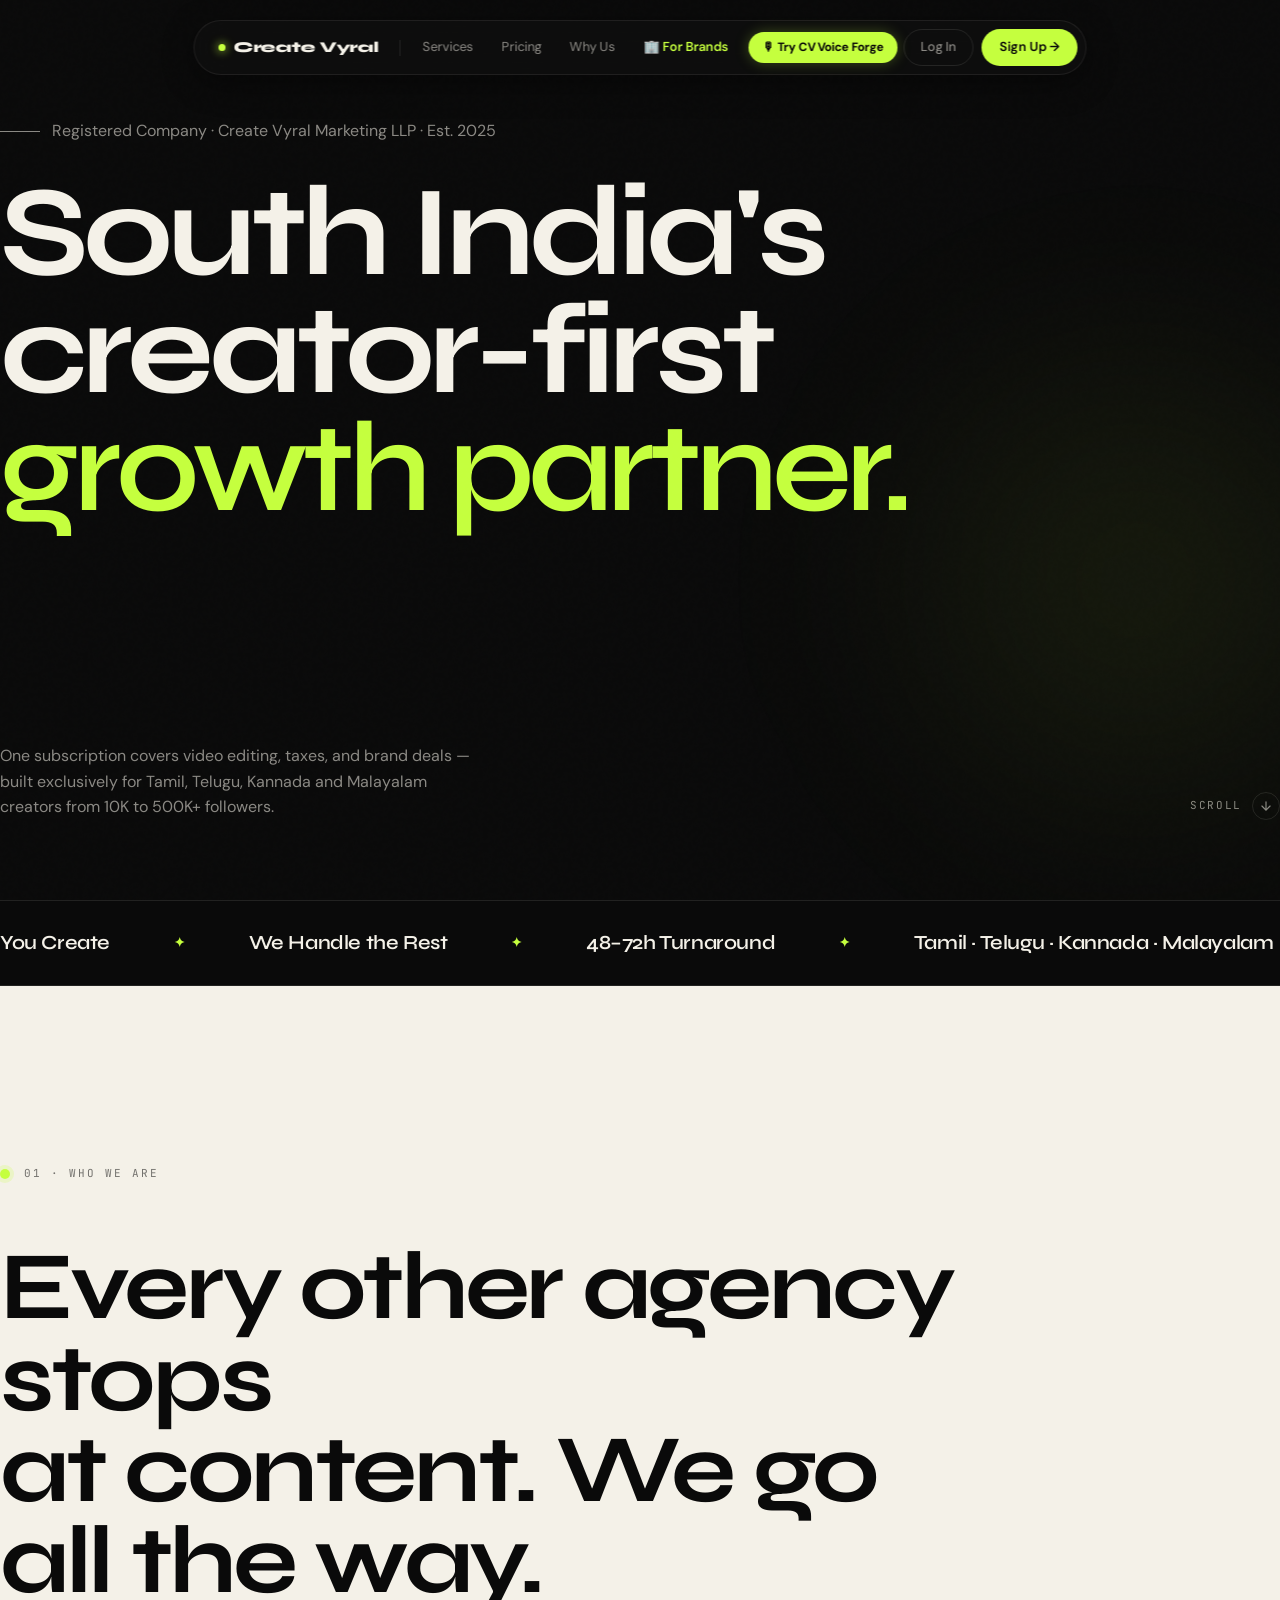
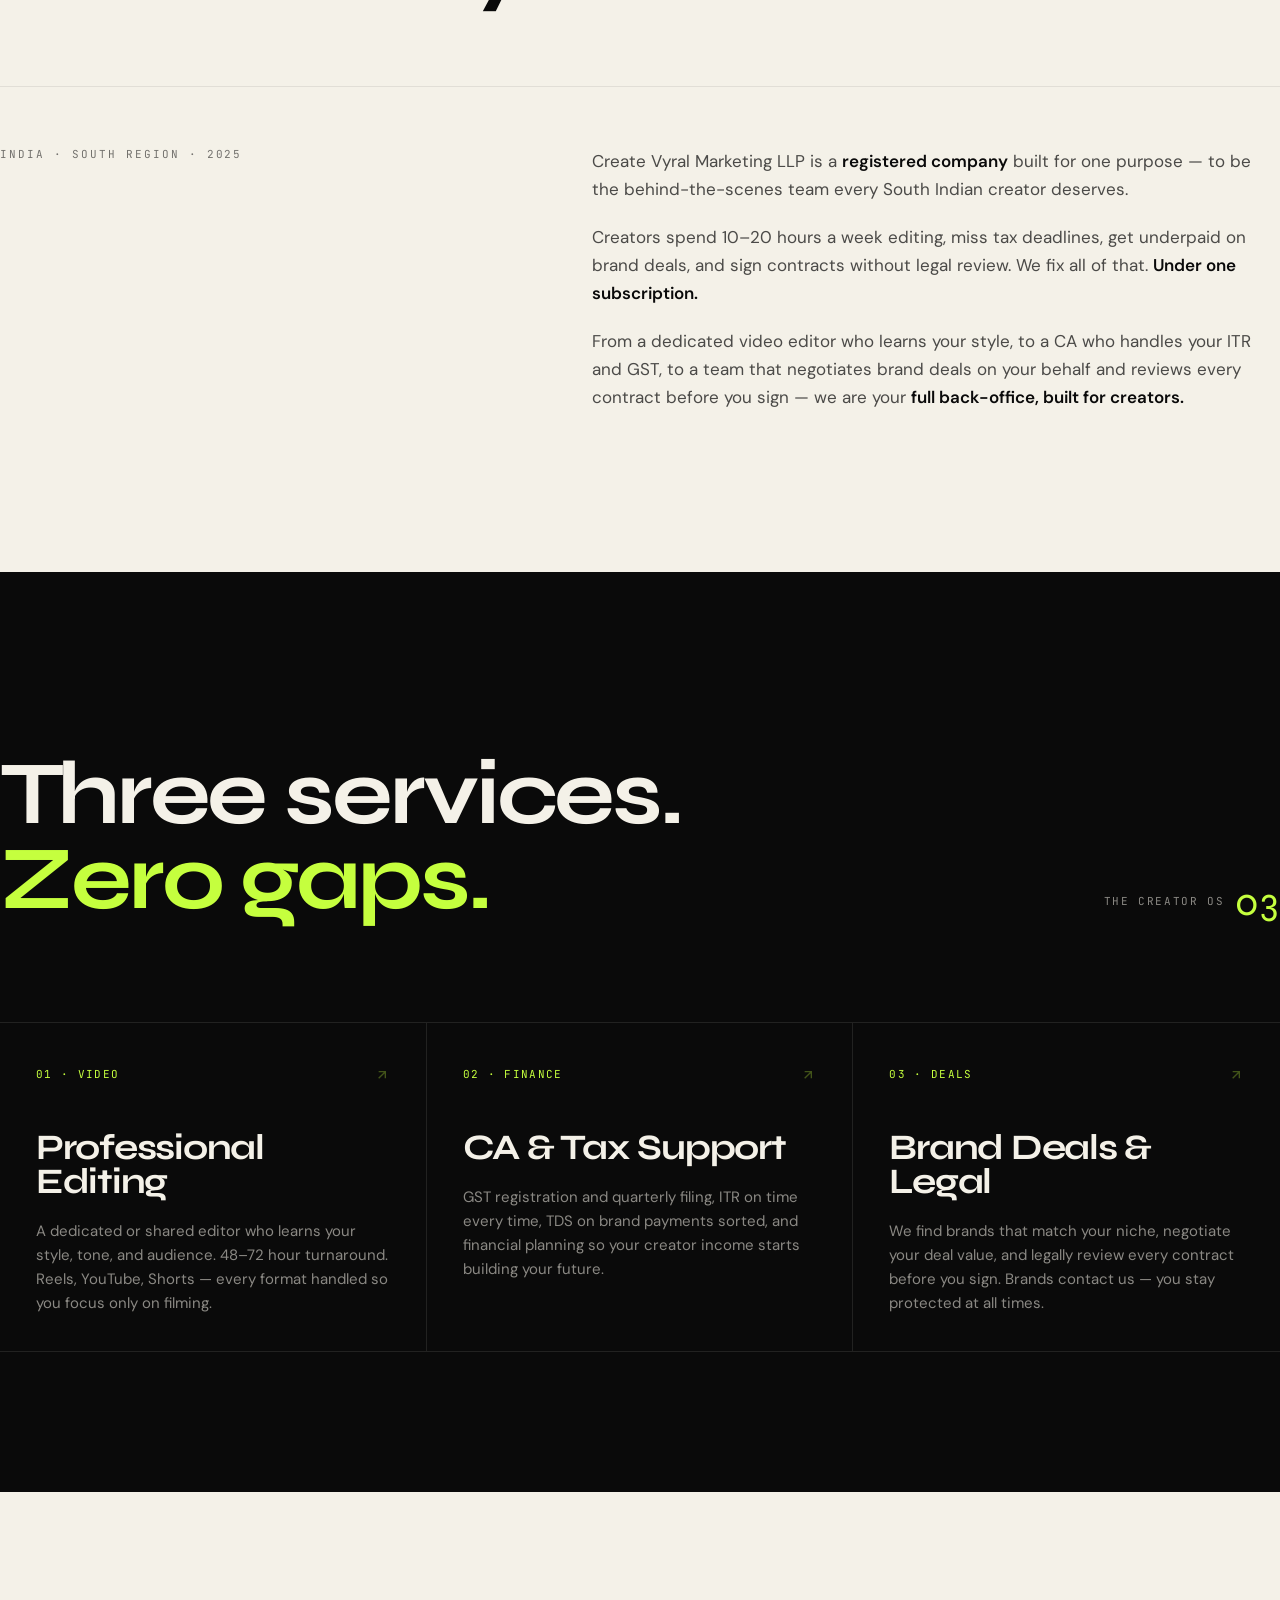
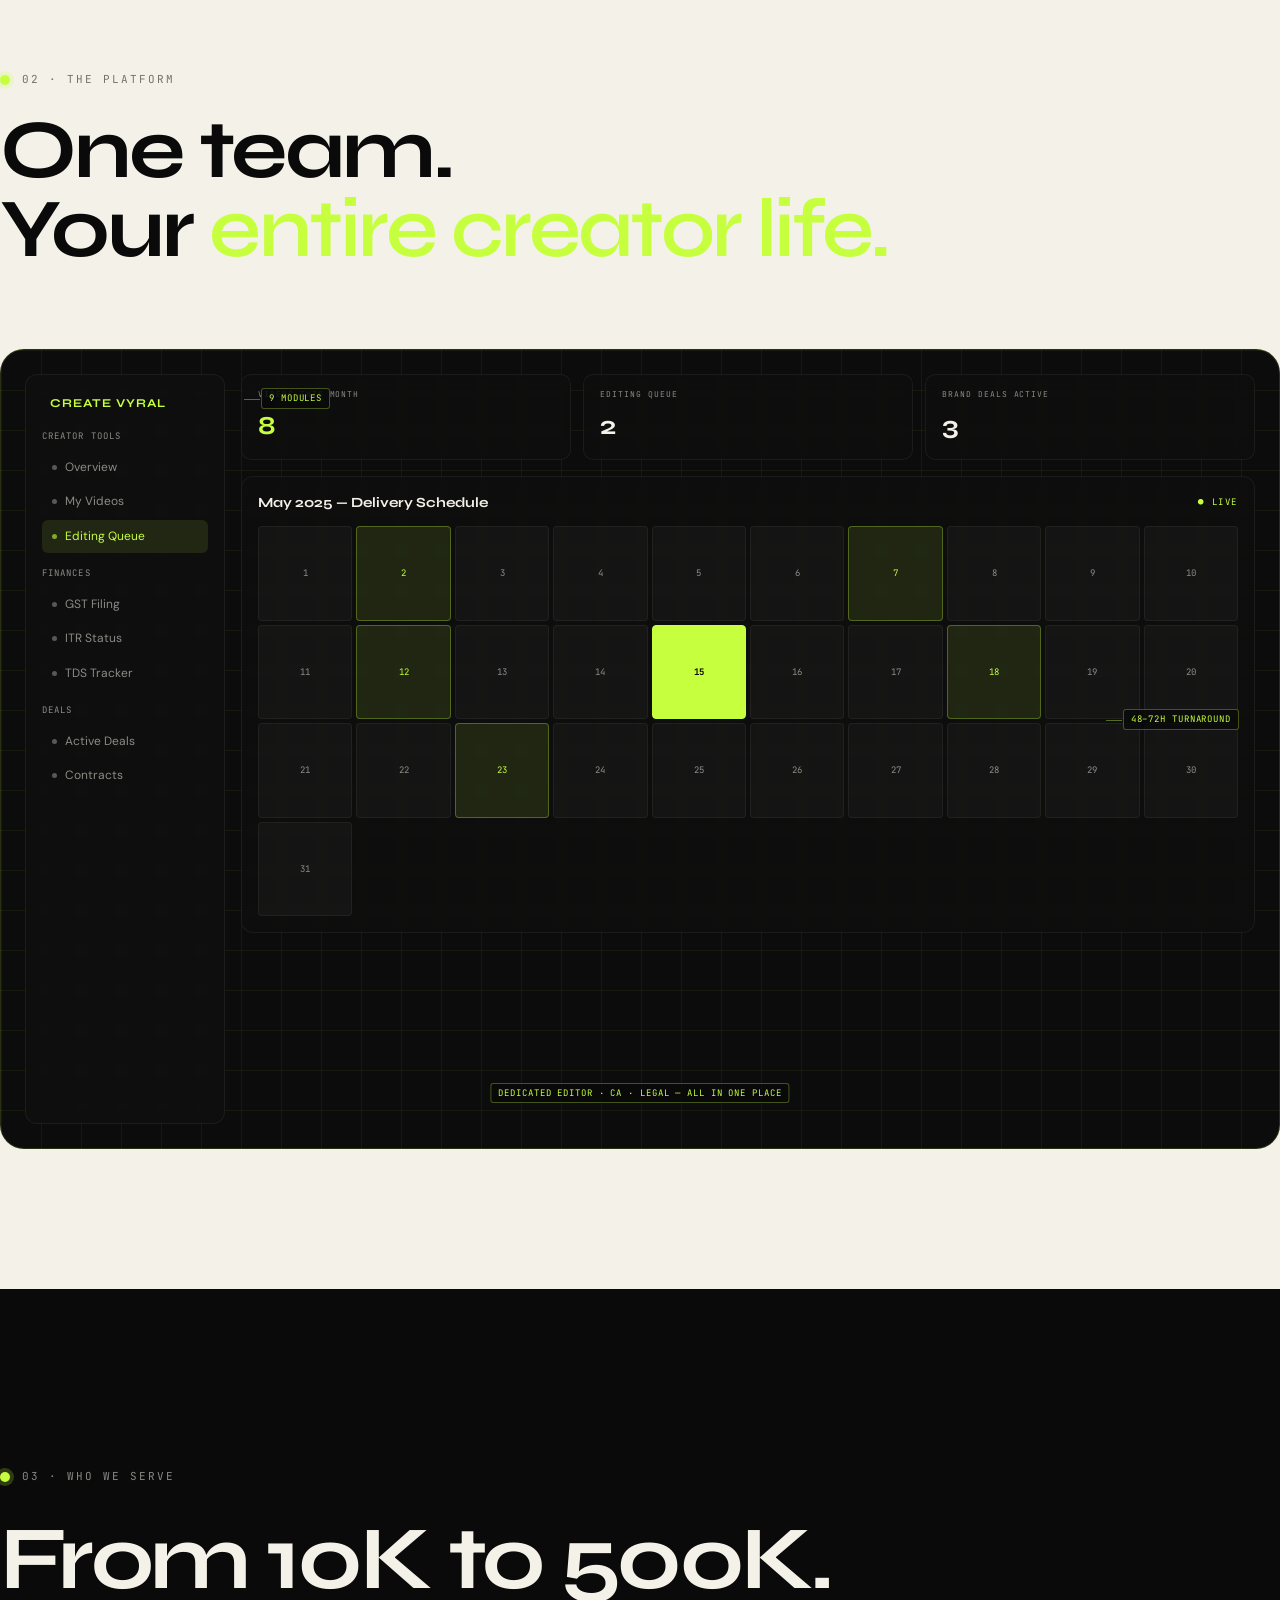
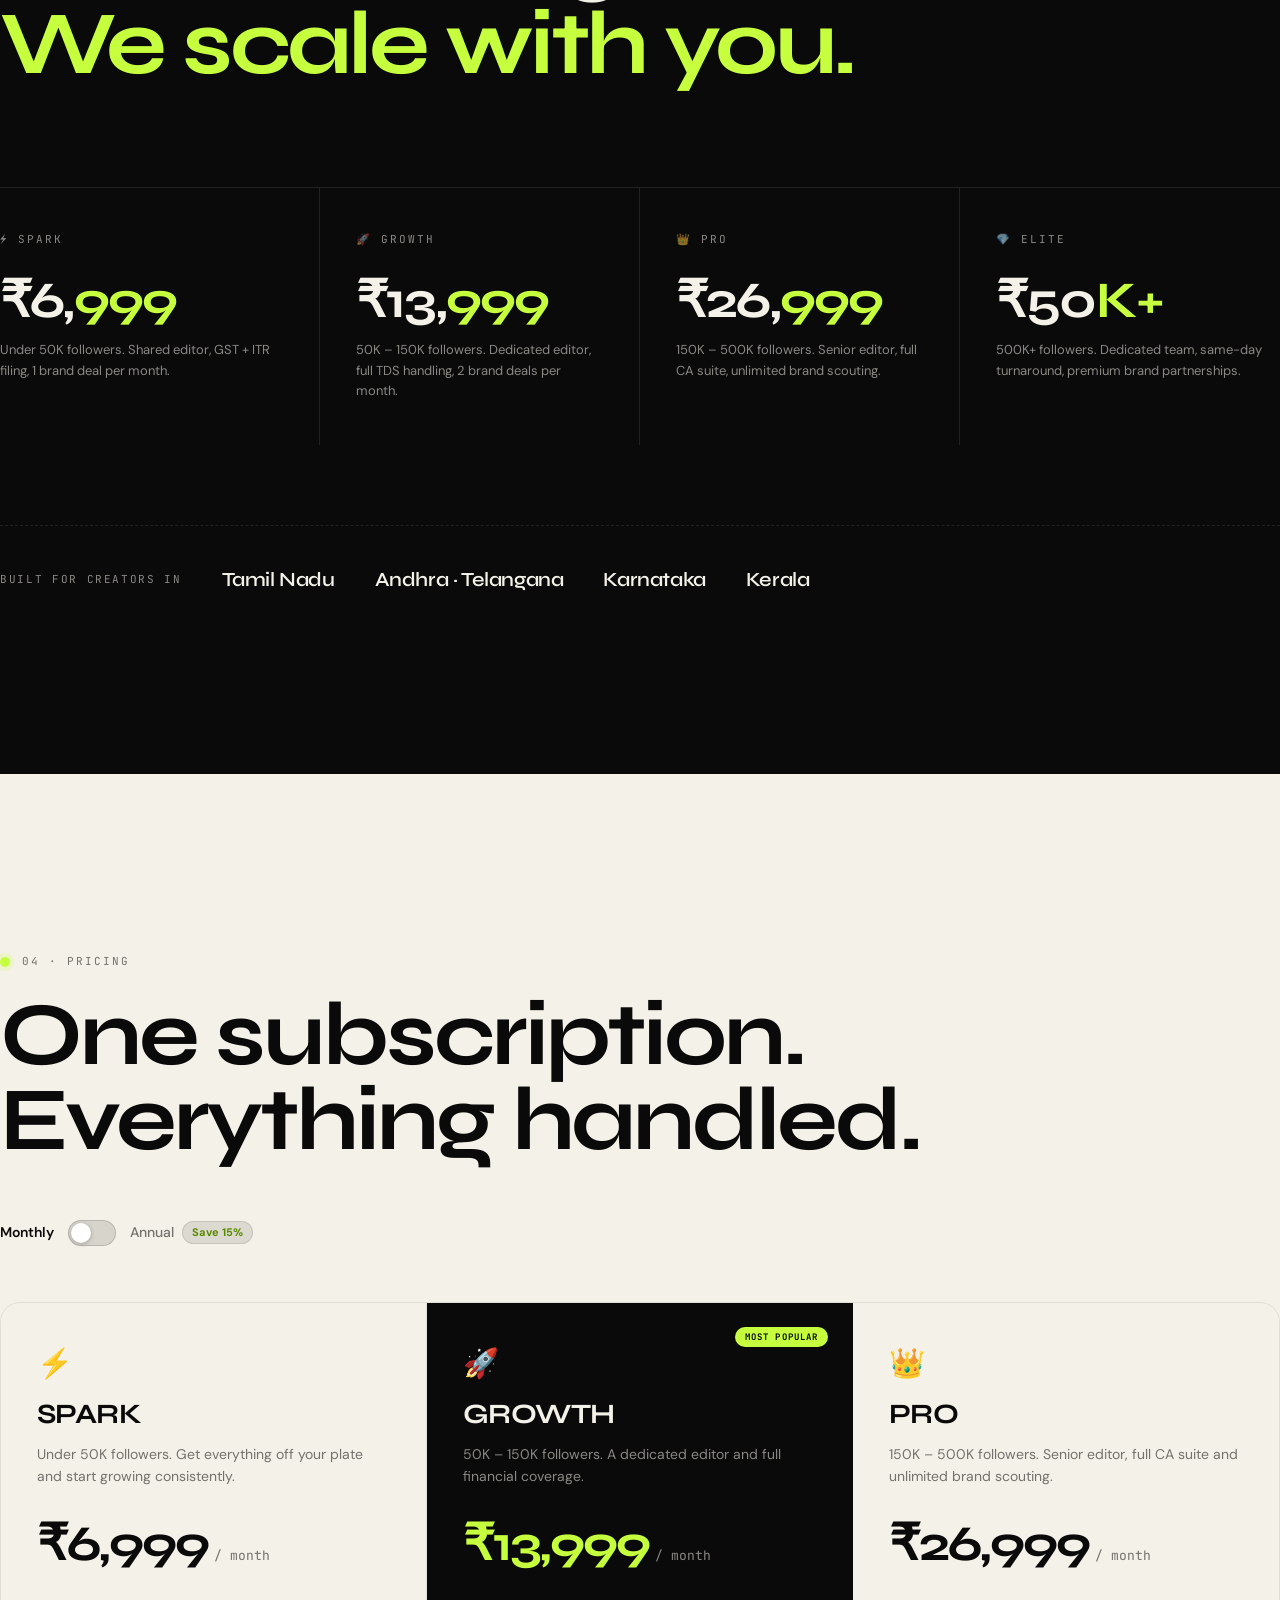
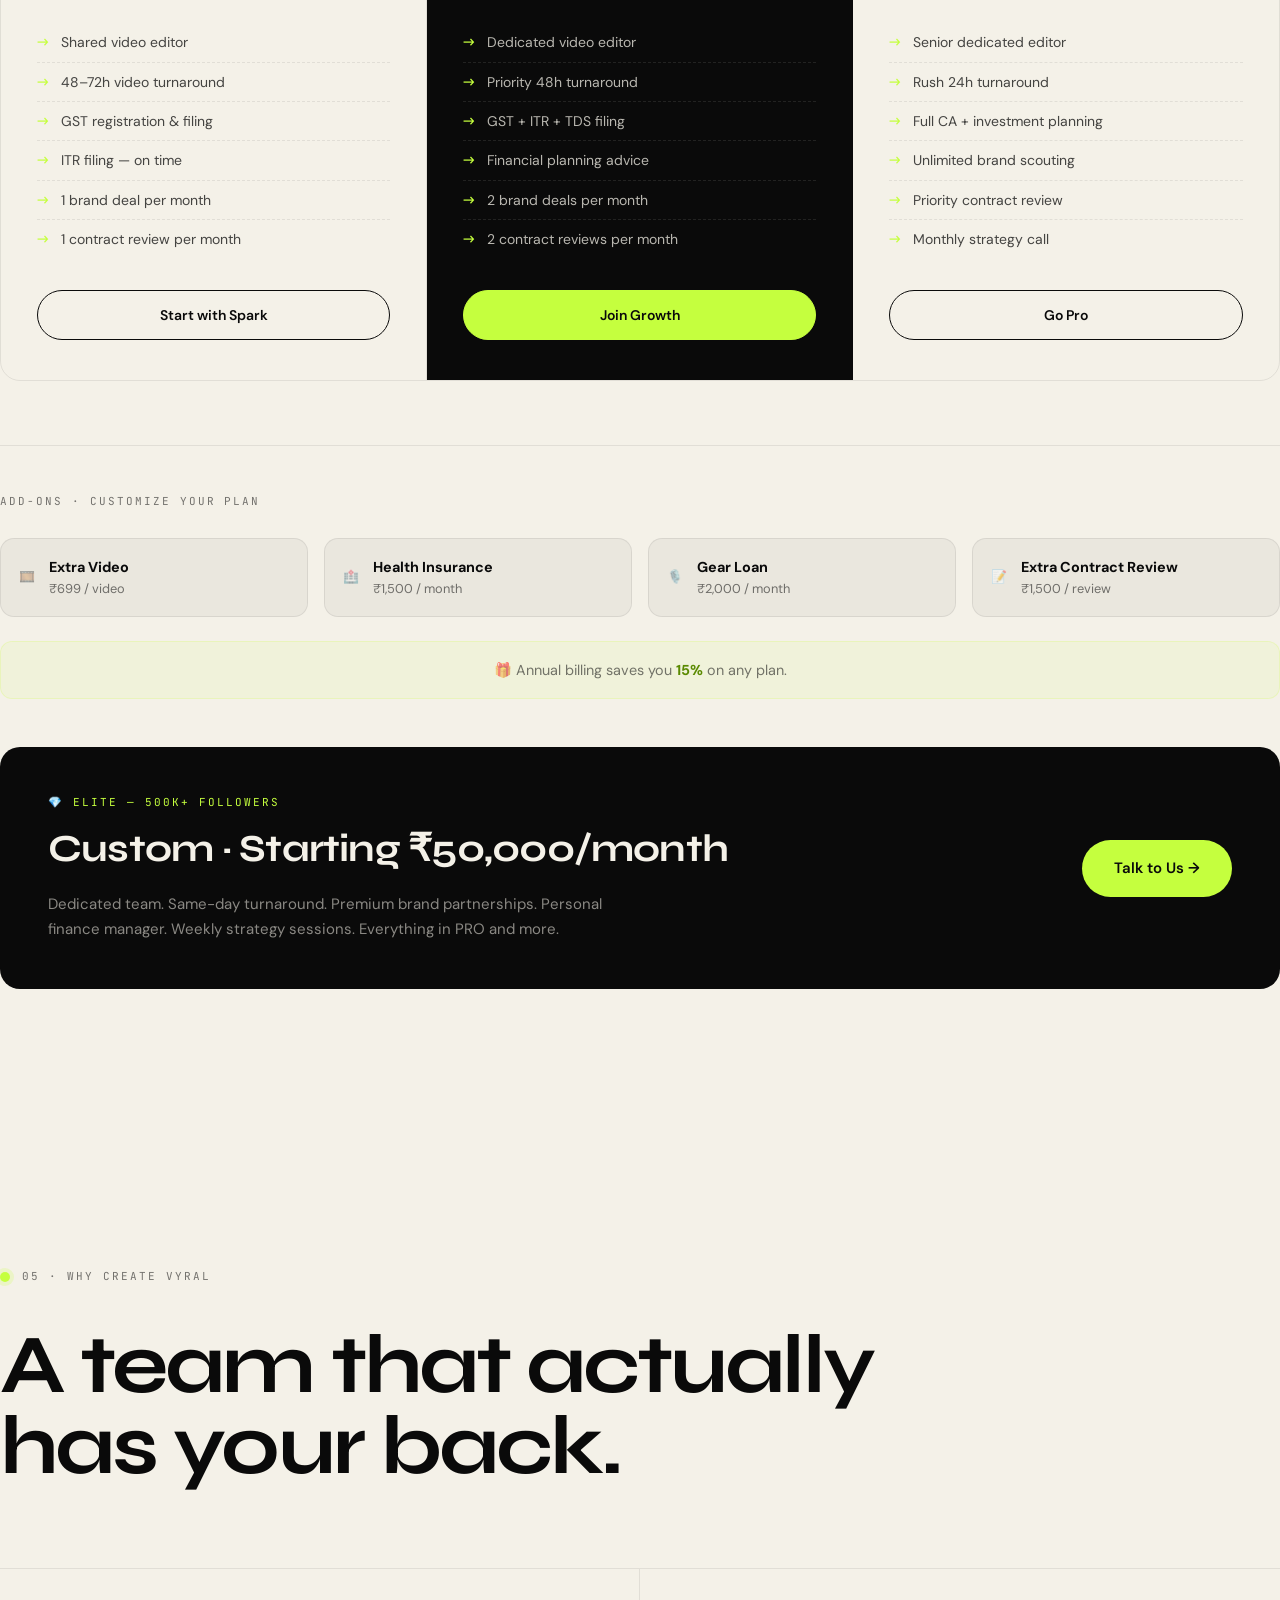
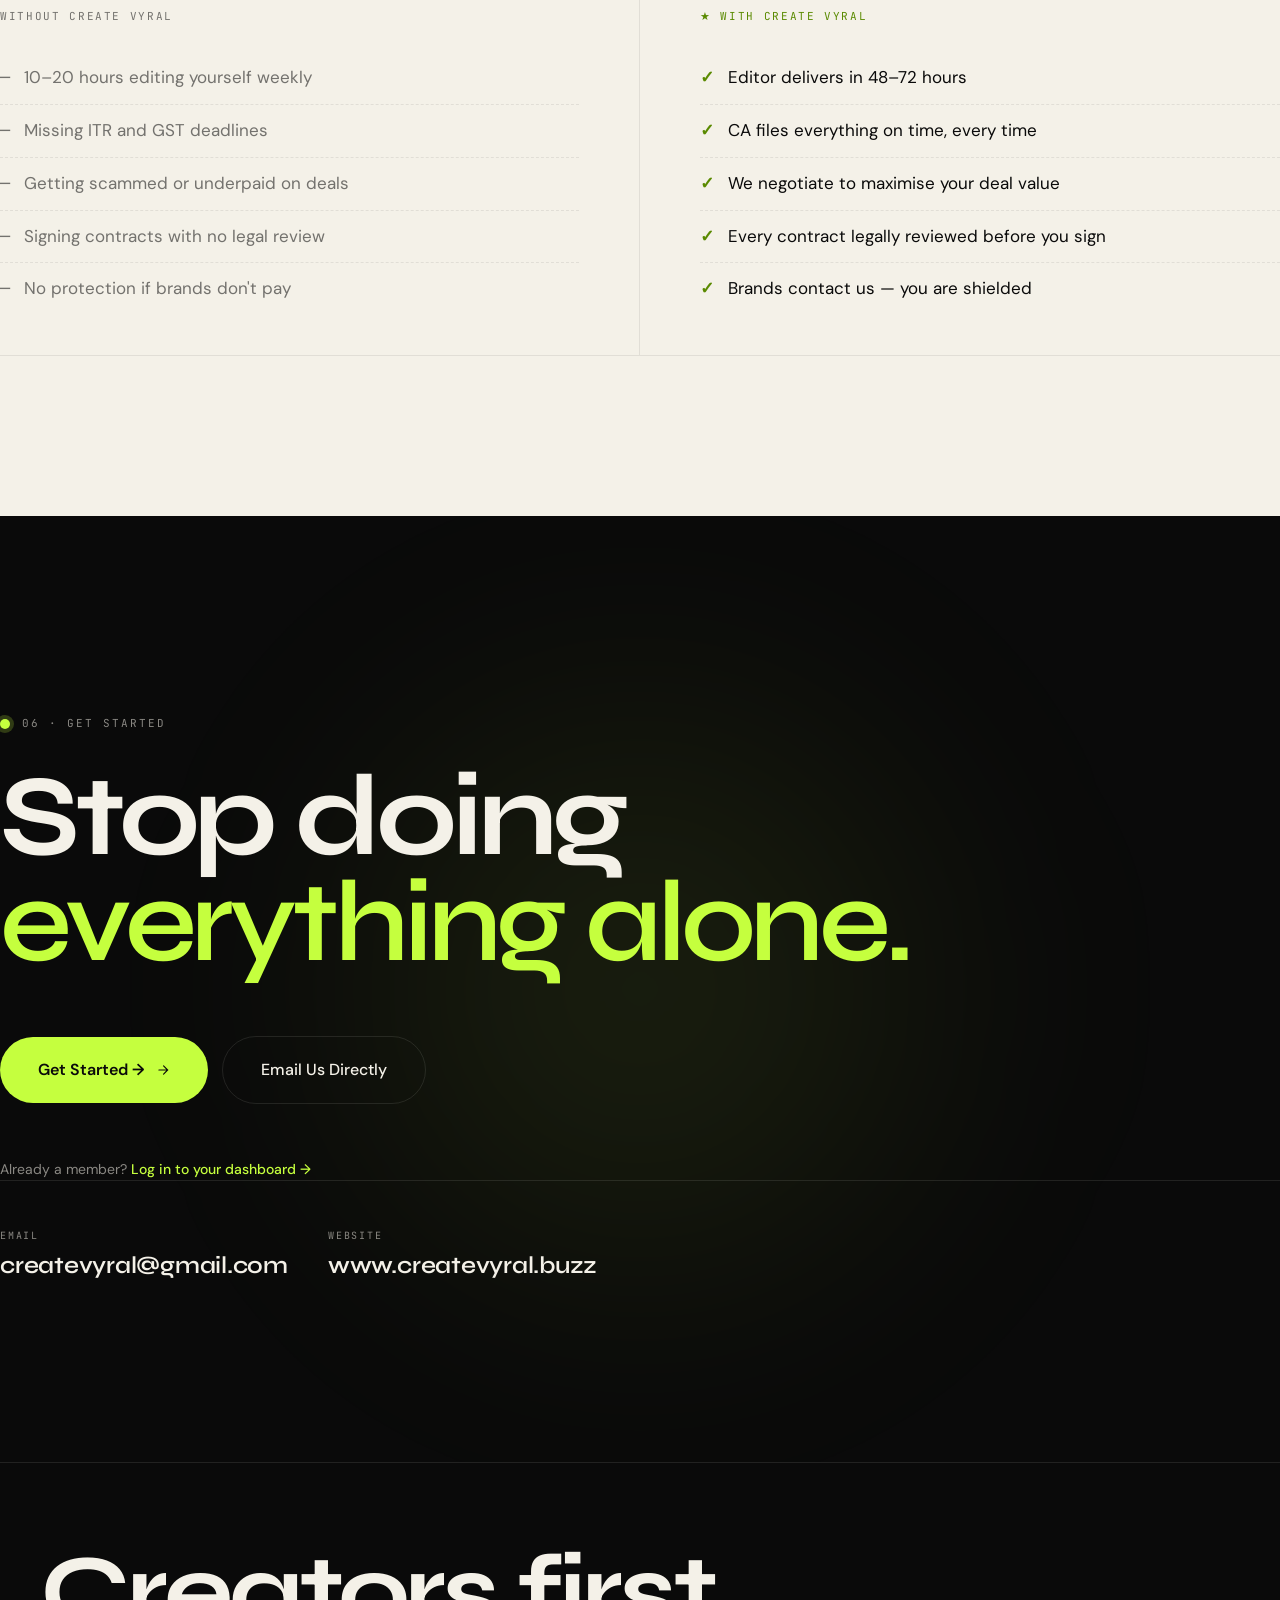
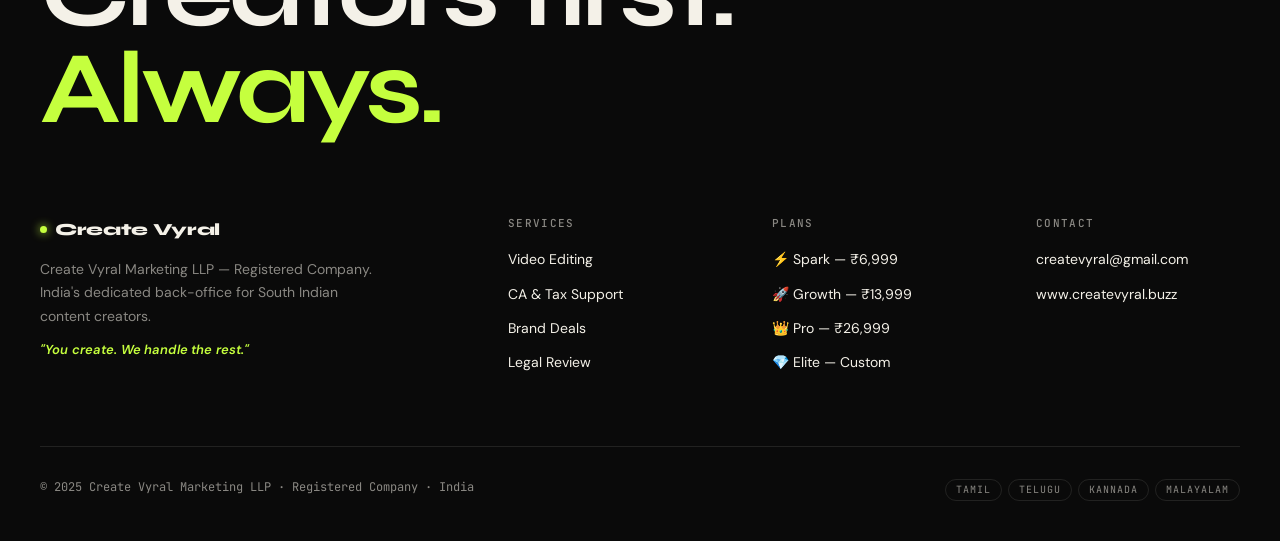
<file: index.html>
<!DOCTYPE html>
<html lang="en">
<head>
<meta charset="UTF-8" />
<meta name="viewport" content="width=device-width, initial-scale=1.0" />
<title>Create Vyral — You Create. We Handle the Rest.</title>
<meta name="description" content="Create Vyral Marketing LLP — One-stop service company for South Indian content creators. Video editing, CA support, brand deals & legal protection." />

<link rel="preconnect" href="https://fonts.googleapis.com">
<link rel="preconnect" href="https://fonts.gstatic.com" crossorigin>
<link href="https://fonts.googleapis.com/css2?family=Syne:wght@500;600;700;800&family=DM+Sans:ital,wght@0,300;0,400;0,500;0,600;1,400&family=JetBrains+Mono:wght@400;500&display=swap" rel="stylesheet">
<link rel="stylesheet" href="style.css" />
</head>
<body>

<!-- ════════ FLOATING PILL NAV ════════ -->
<nav id="mainNav">
  <a href="#home" class="nav-brand">
    <span class="dot"></span>
    Create Vyral
  </a>
  <div class="nav-divider nav-inner-links"></div>
  <div class="nav-inner-links">
    <a href="#services" class="nav-link">Services</a>
    <a href="#pricing" class="nav-link">Pricing</a>
    <a href="#why" class="nav-link">Why Us</a>
    <a href="brand.html" class="nav-link" style="color:#C5FF3E;font-weight:600">🏢 For Brands</a>
  </div>
  <a href="voice-forge.html" class="nav-vf-cta">🎙 Try CV Voice Forge</a>
  <a href="auth.html?tab=login" class="nav-login">Log In</a>
  <a href="auth.html" class="nav-link nav-cta">Sign Up →</a>
</nav>

<!-- ════════ HERO ════════ -->
<section class="section-black" id="home">
  <div class="container hero">
    <div class="hero-mono reveal">
      <span class="line"></span>
      <span>Registered Company · Create Vyral Marketing LLP · Est. 2025</span>
    </div>
    <h1 class="reveal">
      South India's<br>
      creator-first<br>
      <em>growth partner.</em>
    </h1>
    <div class="hero-foot">
      <p class="hero-desc reveal">
        One subscription covers video editing, taxes, and brand deals — built exclusively for Tamil, Telugu, Kannada and Malayalam creators from 10K to 500K+ followers.
      </p>
      <div class="hero-scroll reveal">
        <span>Scroll</span>
        <div class="arrow-down">
          <svg width="14" height="14" viewBox="0 0 24 24" fill="none" stroke="currentColor" stroke-width="2" stroke-linecap="round"><path d="M12 5v14M5 12l7 7 7-7"/></svg>
        </div>
      </div>
    </div>
  </div>
</section>

<!-- ════════ MARQUEE STRIP ════════ -->
<div class="strip">
  <div class="strip-track">
    <span>
      You Create <span class="star">✦</span>
      We Handle the Rest <span class="star">✦</span>
      48–72h Turnaround <span class="star">✦</span>
      Tamil · Telugu · Kannada · Malayalam <span class="star">✦</span>
      Video Editing <span class="star">✦</span>
      CA & Tax Filing <span class="star">✦</span>
      Brand Deal Protection <span class="star">✦</span>
      Legal Contract Review <span class="star">✦</span>
    </span>
    <span>
      You Create <span class="star">✦</span>
      We Handle the Rest <span class="star">✦</span>
      48–72h Turnaround <span class="star">✦</span>
      Tamil · Telugu · Kannada · Malayalam <span class="star">✦</span>
      Video Editing <span class="star">✦</span>
      CA & Tax Filing <span class="star">✦</span>
      Brand Deal Protection <span class="star">✦</span>
      Legal Contract Review <span class="star">✦</span>
    </span>
  </div>
</div>

<!-- ════════ ABOUT ════════ -->
<section class="section-cream" id="about">
  <div class="container about">
    <div class="about-head">01 · Who we are</div>
    <h2 class="reveal">
      Every other agency stops<br>at content. We go
      <em>all the way.</em>
    </h2>
    <div class="about-detail">
      <div>
        <div class="mono">India · South Region · 2025</div>
      </div>
      <div>
        <p>Create Vyral Marketing LLP is a <strong>registered company</strong> built for one purpose — to be the behind-the-scenes team every South Indian creator deserves.</p>
        <p>Creators spend 10–20 hours a week editing, miss tax deadlines, get underpaid on brand deals, and sign contracts without legal review. We fix all of that. <strong>Under one subscription.</strong></p>
        <p>From a dedicated video editor who learns your style, to a CA who handles your ITR and GST, to a team that negotiates brand deals on your behalf and reviews every contract before you sign — we are your <strong>full back-office, built for creators.</strong></p>
      </div>
    </div>
  </div>
</section>

<!-- ════════ SERVICES / PILLARS ════════ -->
<section class="section-black" id="services">
  <div class="container pillars">
    <div class="pillars-head">
      <h2 class="reveal">Three services.<br><em>Zero gaps.</em></h2>
      <div class="pillars-tag">
        <span>The Creator OS</span>
        <span class="count">03</span>
      </div>
    </div>

    <div class="pillars-grid">
      <div class="pillar">
        <div class="pillar-num">
          <span>01 · VIDEO</span>
          <svg class="arrow" viewBox="0 0 24 24" fill="none" stroke="currentColor" stroke-width="2"><path d="M7 17L17 7M7 7h10v10"/></svg>
        </div>
        <h3>Professional Editing</h3>
        <p>A dedicated or shared editor who learns your style, tone, and audience. 48–72 hour turnaround. Reels, YouTube, Shorts — every format handled so you focus only on filming.</p>
      </div>

      <div class="pillar">
        <div class="pillar-num">
          <span>02 · FINANCE</span>
          <svg class="arrow" viewBox="0 0 24 24" fill="none" stroke="currentColor" stroke-width="2"><path d="M7 17L17 7M7 7h10v10"/></svg>
        </div>
        <h3>CA & Tax Support</h3>
        <p>GST registration and quarterly filing, ITR on time every time, TDS on brand payments sorted, and financial planning so your creator income starts building your future.</p>
      </div>

      <div class="pillar">
        <div class="pillar-num">
          <span>03 · DEALS</span>
          <svg class="arrow" viewBox="0 0 24 24" fill="none" stroke="currentColor" stroke-width="2"><path d="M7 17L17 7M7 7h10v10"/></svg>
        </div>
        <h3>Brand Deals & Legal</h3>
        <p>We find brands that match your niche, negotiate your deal value, and legally review every contract before you sign. Brands contact us — you stay protected at all times.</p>
      </div>
    </div>
  </div>
</section>

<!-- ════════ DASHBOARD MOCKUP ════════ -->
<section class="section-cream">
  <div class="container blueprint">
    <div class="blueprint-head reveal">
      <div class="mono">02 · The Platform</div>
      <h2>One team.<br>Your <em>entire creator life.</em></h2>
    </div>

    <div class="blueprint-frame reveal">
      <div class="bp-inner">
        <div class="bp-sidebar">
          <div class="bp-brand">CREATE VYRAL</div>
          <div class="bp-sb-label">Creator Tools</div>
          <div class="bp-sb-item"><span class="bp-sb-dot"></span> Overview</div>
          <div class="bp-sb-item"><span class="bp-sb-dot"></span> My Videos</div>
          <div class="bp-sb-item active"><span class="bp-sb-dot"></span> Editing Queue</div>
          <div class="bp-sb-label">Finances</div>
          <div class="bp-sb-item"><span class="bp-sb-dot"></span> GST Filing</div>
          <div class="bp-sb-item"><span class="bp-sb-dot"></span> ITR Status</div>
          <div class="bp-sb-item"><span class="bp-sb-dot"></span> TDS Tracker</div>
          <div class="bp-sb-label">Deals</div>
          <div class="bp-sb-item"><span class="bp-sb-dot"></span> Active Deals</div>
          <div class="bp-sb-item"><span class="bp-sb-dot"></span> Contracts</div>
        </div>

        <div class="bp-main">
          <div class="bp-stats">
            <div class="bp-stat accent">
              <div class="lab">Videos This Month</div>
              <div class="val">8</div>
            </div>
            <div class="bp-stat">
              <div class="lab">Editing Queue</div>
              <div class="val">2</div>
            </div>
            <div class="bp-stat">
              <div class="lab">Brand Deals Active</div>
              <div class="val">3</div>
            </div>
          </div>

          <div class="bp-calendar">
            <div class="bp-cal-head">
              <div class="t">May 2025 — Delivery Schedule</div>
              <div class="mono" style="font-size:9px;color:var(--accent);">● LIVE</div>
            </div>
            <div class="bp-grid" id="bpGrid"></div>
          </div>
        </div>
      </div>

      <div class="bp-label top-left">9 modules</div>
      <div class="bp-label mid-right">48–72h turnaround</div>
      <div class="bp-label bottom">Dedicated editor · CA · Legal — all in one place</div>
    </div>
  </div>
</section>

<!-- ════════ WHO WE SERVE ════════ -->
<section class="section-black" id="who">
  <div class="container traction">
    <div class="mono traction-label">
      <span class="dot-accent"></span>
      03 · Who We Serve
    </div>
    <p class="traction-statement reveal">
      From 10K to 500K.<br>
      <em>We scale with you.</em>
    </p>

    <div class="traction-stats">
      <div class="t-stat">
        <span class="mono">⚡ SPARK</span>
        <div class="big">₹6,<span class="unit">999</span></div>
        <div class="cap">Under 50K followers. Shared editor, GST + ITR filing, 1 brand deal per month.</div>
      </div>
      <div class="t-stat">
        <span class="mono">🚀 GROWTH</span>
        <div class="big">₹13,<span class="unit">999</span></div>
        <div class="cap">50K – 150K followers. Dedicated editor, full TDS handling, 2 brand deals per month.</div>
      </div>
      <div class="t-stat">
        <span class="mono">👑 PRO</span>
        <div class="big">₹26,<span class="unit">999</span></div>
        <div class="cap">150K – 500K followers. Senior editor, full CA suite, unlimited brand scouting.</div>
      </div>
      <div class="t-stat">
        <span class="mono">💎 ELITE</span>
        <div class="big">₹50<span class="unit">K+</span></div>
        <div class="cap">500K+ followers. Dedicated team, same-day turnaround, premium brand partnerships.</div>
      </div>
    </div>

    <div class="brand-badges">
      <span class="lbl">Built for creators in</span>
      <span class="name">Tamil Nadu</span>
      <span class="name">Andhra · Telangana</span>
      <span class="name">Karnataka</span>
      <span class="name">Kerala</span>
    </div>
  </div>
</section>

<!-- ════════ PRICING ════════ -->
<section class="section-cream" id="pricing">
  <div class="container pricing">
    <div class="pricing-head reveal">
      <div class="mono">04 · Pricing</div>
      <h2>One subscription.<br><em>Everything handled.</em></h2>
    </div>

    <div class="billing-row">
      <span class="billing-label active" id="lblMonthly">Monthly</span>
      <button class="toggle-pill" id="billingToggle" aria-label="Toggle billing period">
        <span class="toggle-thumb"></span>
      </button>
      <span class="billing-label" id="lblAnnual">Annual <span class="save-tag">Save 15%</span></span>
    </div>

    <div class="pricing-grid">

      <div class="tier">
        <div class="tier-emoji">⚡</div>
        <div class="tier-name">SPARK</div>
        <div class="tier-desc">Under 50K followers. Get everything off your plate and start growing consistently.</div>
        <div class="tier-price">
          <span class="amount" data-monthly="6,999" data-annual="5,949">₹6,999</span>
          <span class="period">/ month</span>
        </div>
        <ul class="tier-features">
          <li>Shared video editor</li>
          <li>48–72h video turnaround</li>
          <li>GST registration & filing</li>
          <li>ITR filing — on time</li>
          <li>1 brand deal per month</li>
          <li>1 contract review per month</li>
        </ul>
        <button class="tier-cta" data-tier="SPARK" data-price="6,999">Start with Spark</button>
      </div>

      <div class="tier featured">
        <div class="tier-emoji">🚀</div>
        <div class="tier-name">GROWTH</div>
        <div class="tier-desc">50K – 150K followers. A dedicated editor and full financial coverage.</div>
        <div class="tier-price">
          <span class="amount" data-monthly="13,999" data-annual="11,899">₹13,999</span>
          <span class="period">/ month</span>
        </div>
        <ul class="tier-features">
          <li>Dedicated video editor</li>
          <li>Priority 48h turnaround</li>
          <li>GST + ITR + TDS filing</li>
          <li>Financial planning advice</li>
          <li>2 brand deals per month</li>
          <li>2 contract reviews per month</li>
        </ul>
        <button class="tier-cta" data-tier="GROWTH" data-price="13,999">Join Growth</button>
      </div>

      <div class="tier">
        <div class="tier-emoji">👑</div>
        <div class="tier-name">PRO</div>
        <div class="tier-desc">150K – 500K followers. Senior editor, full CA suite and unlimited brand scouting.</div>
        <div class="tier-price">
          <span class="amount" data-monthly="26,999" data-annual="22,949">₹26,999</span>
          <span class="period">/ month</span>
        </div>
        <ul class="tier-features">
          <li>Senior dedicated editor</li>
          <li>Rush 24h turnaround</li>
          <li>Full CA + investment planning</li>
          <li>Unlimited brand scouting</li>
          <li>Priority contract review</li>
          <li>Monthly strategy call</li>
        </ul>
        <button class="tier-cta" data-tier="PRO" data-price="26,999">Go Pro</button>
      </div>

    </div>

    <!-- Add-ons -->
    <div class="addons-wrap">
      <div class="addons-label mono">Add-Ons · Customize your plan</div>
      <div class="addons-row">
        <div class="addon">
          <span class="addon-ico">🎞️</span>
          <div><strong>Extra Video</strong><span>₹699 / video</span></div>
        </div>
        <div class="addon">
          <span class="addon-ico">🏥</span>
          <div><strong>Health Insurance</strong><span>₹1,500 / month</span></div>
        </div>
        <div class="addon">
          <span class="addon-ico">🎙️</span>
          <div><strong>Gear Loan</strong><span>₹2,000 / month</span></div>
        </div>
        <div class="addon">
          <span class="addon-ico">📝</span>
          <div><strong>Extra Contract Review</strong><span>₹1,500 / review</span></div>
        </div>
      </div>
      <div class="annual-note">🎁 Annual billing saves you <strong>15%</strong> on any plan.</div>
    </div>

    <!-- Elite card -->
    <div class="elite-strip">
      <div class="elite-left">
        <div class="mono">💎 ELITE — 500K+ Followers</div>
        <div class="elite-price">Custom · Starting ₹50,000/month</div>
        <p>Dedicated team. Same-day turnaround. Premium brand partnerships. Personal finance manager. Weekly strategy sessions. Everything in PRO and more.</p>
      </div>
      <a href="mailto:createvyral@gmail.com" class="elite-btn">Talk to Us →</a>
    </div>
  </div>
</section>

<!-- ════════ WHY US ════════ -->
<section class="section-cream" id="why">
  <div class="container why">
    <div class="mono why-label">
      <span class="dot-accent-dark"></span>
      05 · Why Create Vyral
    </div>
    <h2 class="reveal">A team that actually<br><em>has your back.</em></h2>

    <div class="why-compare">
      <div class="why-col others">
        <div class="col-label">Without Create Vyral</div>
        <ul>
          <li>10–20 hours editing yourself weekly</li>
          <li>Missing ITR and GST deadlines</li>
          <li>Getting scammed or underpaid on deals</li>
          <li>Signing contracts with no legal review</li>
          <li>No protection if brands don't pay</li>
        </ul>
      </div>
      <div class="why-col us">
        <div class="col-label">With Create Vyral</div>
        <ul>
          <li>Editor delivers in 48–72 hours</li>
          <li>CA files everything on time, every time</li>
          <li>We negotiate to maximise your deal value</li>
          <li>Every contract legally reviewed before you sign</li>
          <li>Brands contact us — you are shielded</li>
        </ul>
      </div>
    </div>
  </div>
</section>

<!-- ════════ CONTACT / FINAL CTA ════════ -->
<section class="section-black" id="contact">
  <div class="container final-cta">
    <div class="final-cta-inner">
      <div class="mono cta-label">
        <span class="dot-accent"></span>
        06 · Get Started
      </div>
      <h2 class="reveal">
        Stop doing<br>
        <em>everything alone.</em>
      </h2>
      <div class="final-cta-actions">
        <a href="auth.html" class="btn-huge">
          Get Started →
          <svg width="14" height="14" viewBox="0 0 24 24" fill="none" stroke="currentColor" stroke-width="2" stroke-linecap="round"><path d="M5 12h14M13 5l7 7-7 7"/></svg>
        </a>
        <a href="mailto:createvyral@gmail.com" class="btn-huge-ghost">Email Us Directly</a>
      </div>
      <div class="final-cta-login">Already a member? <a href="auth.html?tab=login">Log in to your dashboard →</a></div>
      <div class="contact-links">
        <a href="mailto:createvyral@gmail.com" class="contact-link">
          <span class="mono">Email</span>
          <span>createvyral@gmail.com</span>
        </a>
        <a href="https://www.createvyral.buzz" target="_blank" rel="noopener noreferrer" class="contact-link">
          <span class="mono">Website</span>
          <span>www.createvyral.buzz</span>
        </a>
      </div>
    </div>
  </div>
</section>

<!-- ════════ FOOTER ════════ -->
<footer>
  <div class="container">
    <div class="footer-big">Creators first.<br><em>Always.</em></div>

    <div class="footer-grid">
      <div class="footer-brand">
        <div class="footer-logo"><span class="dot"></span>Create Vyral</div>
        <p>Create Vyral Marketing LLP — Registered Company. India's dedicated back-office for South Indian content creators.</p>
        <div class="footer-tagline">"You create. We handle the rest."</div>
      </div>
      <div class="footer-col">
        <h4>Services</h4>
        <ul>
          <li><a href="#services">Video Editing</a></li>
          <li><a href="#services">CA & Tax Support</a></li>
          <li><a href="#services">Brand Deals</a></li>
          <li><a href="#services">Legal Review</a></li>
        </ul>
      </div>
      <div class="footer-col">
        <h4>Plans</h4>
        <ul>
          <li><a href="#pricing">⚡ Spark — ₹6,999</a></li>
          <li><a href="#pricing">🚀 Growth — ₹13,999</a></li>
          <li><a href="#pricing">👑 Pro — ₹26,999</a></li>
          <li><a href="#pricing">💎 Elite — Custom</a></li>
        </ul>
      </div>
      <div class="footer-col">
        <h4>Contact</h4>
        <ul>
          <li><a href="mailto:createvyral@gmail.com">createvyral@gmail.com</a></li>
          <li><a href="https://www.createvyral.buzz" target="_blank" rel="noopener noreferrer">www.createvyral.buzz</a></li>
        </ul>
      </div>
    </div>

    <div class="footer-bottom">
      <div>© 2025 Create Vyral Marketing LLP · Registered Company · India</div>
      <div class="lang-pills">
        <span>TAMIL</span>
        <span>TELUGU</span>
        <span>KANNADA</span>
        <span>MALAYALAM</span>
      </div>
    </div>
  </div>
</footer>

<!-- ════════ PLAN MODAL ════════ -->
<div class="modal-overlay" id="planModal">
  <div class="modal">
    <button class="modal-close" id="modalClose" aria-label="Close">
      <svg width="14" height="14" viewBox="0 0 24 24" fill="none" stroke="currentColor" stroke-width="2.5" stroke-linecap="round"><path d="M18 6L6 18M6 6l12 12"/></svg>
    </button>
    <div class="modal-inner">
      <div class="modal-icon">
        <svg width="40" height="40" viewBox="0 0 24 24" fill="none" stroke="currentColor" stroke-width="2.5" stroke-linecap="round" stroke-linejoin="round">
          <path d="M12 2l2.39 7.36H22l-6.2 4.5 2.4 7.36L12 16.72l-6.2 4.5 2.4-7.36L2 9.36h7.61L12 2z"/>
        </svg>
      </div>
      <div class="modal-badge" id="modalBadge">Growth Member</div>
      <h3>Welcome to <span id="modalTier">Growth</span>! 🎉</h3>
      <p class="modal-sub" id="modalSub">You just unlocked your complete creator back-office.</p>
      <div class="modal-perks">
        <div class="modal-perks-head">What happens next</div>
        <ul id="modalPerks"></ul>
      </div>
      <a href="mailto:createvyral@gmail.com" class="modal-btn" id="modalCta">
        Email us to confirm your plan
        <svg width="14" height="14" viewBox="0 0 24 24" fill="none" stroke="currentColor" stroke-width="2" stroke-linecap="round"><path d="M5 12h14M13 5l7 7-7 7"/></svg>
      </a>
    </div>
  </div>
</div>

<script src="script.js"></script>
</body>
</html>
</file>
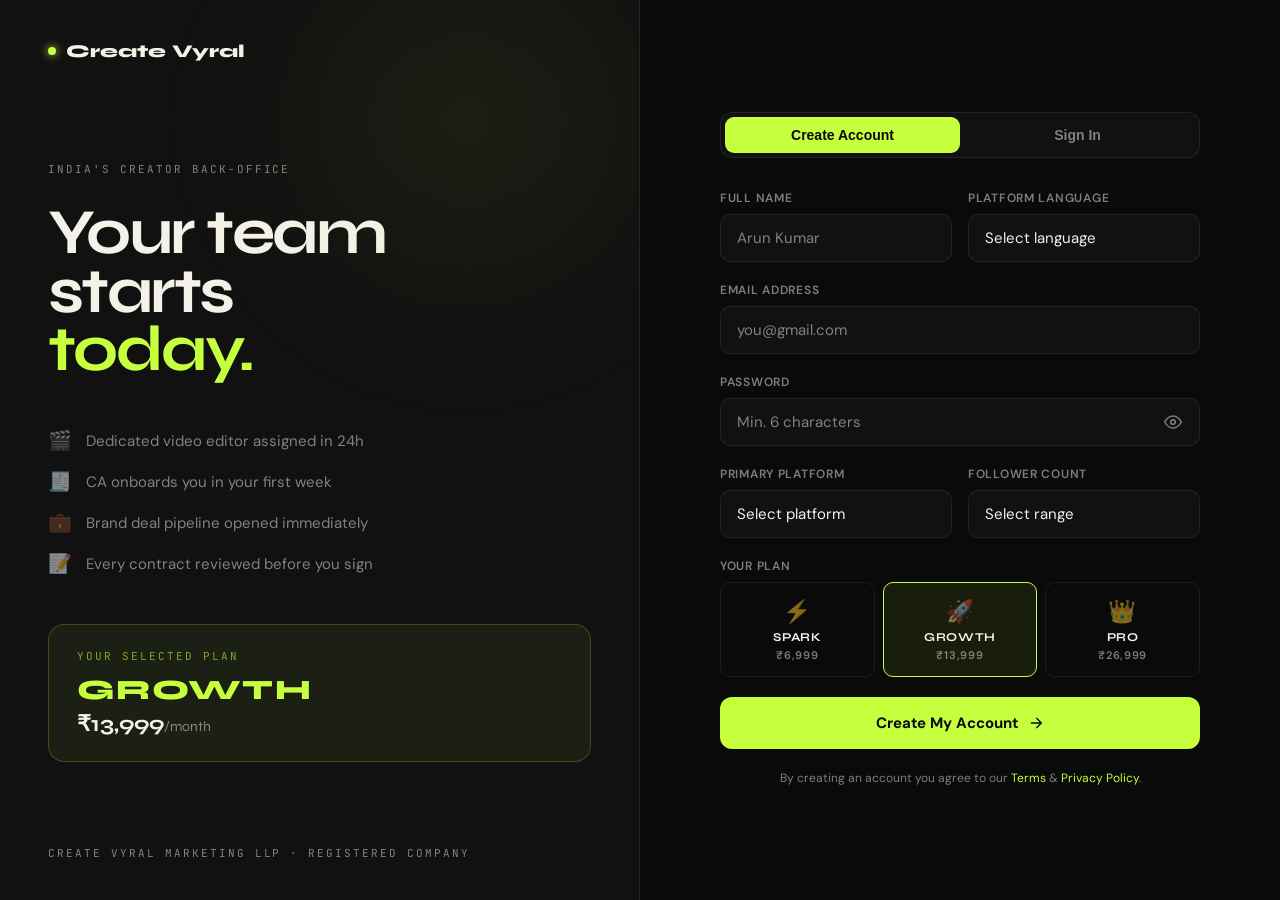
<file: auth.html>
<!DOCTYPE html>
<html lang="en">
<head>
<meta charset="UTF-8"/>
<meta name="viewport" content="width=device-width, initial-scale=1.0"/>
<title>Join Create Vyral — Creator Account</title>
<link rel="preconnect" href="https://fonts.googleapis.com">
<link rel="preconnect" href="https://fonts.gstatic.com" crossorigin>
<link href="https://fonts.googleapis.com/css2?family=Syne:wght@500;600;700;800&family=DM+Sans:wght@300;400;500;600&family=JetBrains+Mono:wght@400;500&display=swap" rel="stylesheet">
<link rel="stylesheet" href="auth.css"/>
</head>
<body>

<div class="auth-wrap">

  <!-- LEFT PANEL -->
  <div class="auth-left">
    <a href="index.html" class="auth-logo">
      <span class="dot"></span> Create Vyral
    </a>
    <div class="auth-left-body">
      <div class="al-label mono">India's Creator Back-Office</div>
      <h1 class="al-headline">
        Your team<br>starts<br><em>today.</em>
      </h1>
      <div class="al-features">
        <div class="al-feat"><span class="af-icon">🎬</span><span>Dedicated video editor assigned in 24h</span></div>
        <div class="al-feat"><span class="af-icon">🧾</span><span>CA onboards you in your first week</span></div>
        <div class="al-feat"><span class="af-icon">💼</span><span>Brand deal pipeline opened immediately</span></div>
        <div class="al-feat"><span class="af-icon">📝</span><span>Every contract reviewed before you sign</span></div>
      </div>
      <div class="al-plan-preview" id="planPreview">
        <div class="ap-label mono">Your selected plan</div>
        <div class="ap-name" id="apName">GROWTH</div>
        <div class="ap-price" id="apPrice">₹13,999<span>/month</span></div>
      </div>
    </div>
    <div class="al-footer mono">Create Vyral Marketing LLP · Registered Company</div>
  </div>

  <!-- RIGHT PANEL -->
  <div class="auth-right">
    <div class="auth-card">

      <!-- Tabs -->
      <div class="auth-tabs">
        <button class="auth-tab active" id="tabSignup" data-tab="signup">Create Account</button>
        <button class="auth-tab" id="tabLogin" data-tab="login">Sign In</button>
      </div>

      <!-- SIGNUP FORM -->
      <form class="auth-form" id="signupForm">
        <div class="form-row-2">
          <div class="field">
            <label>Full Name</label>
            <input type="text" id="su-name" placeholder="Arun Kumar" required autocomplete="name"/>
          </div>
          <div class="field">
            <label>Platform Language</label>
            <select id="su-language" required>
              <option value="">Select language</option>
              <option value="Tamil">Tamil</option>
              <option value="Telugu">Telugu</option>
              <option value="Kannada">Kannada</option>
              <option value="Malayalam">Malayalam</option>
            </select>
          </div>
        </div>
        <div class="field">
          <label>Email Address</label>
          <input type="email" id="su-email" placeholder="you@gmail.com" required autocomplete="email"/>
        </div>
        <div class="field">
          <label>Password</label>
          <div class="input-eye">
            <input type="password" id="su-password" placeholder="Min. 6 characters" required autocomplete="new-password"/>
            <button type="button" class="eye-btn" id="eyeBtn">
              <svg width="18" height="18" viewBox="0 0 24 24" fill="none" stroke="currentColor" stroke-width="2" stroke-linecap="round"><path d="M1 12s4-8 11-8 11 8 11 8-4 8-11 8-11-8-11-8z"/><circle cx="12" cy="12" r="3"/></svg>
            </button>
          </div>
        </div>
        <div class="form-row-2">
          <div class="field">
            <label>Primary Platform</label>
            <select id="su-platform" required>
              <option value="">Select platform</option>
              <option value="YouTube">YouTube</option>
              <option value="Instagram">Instagram</option>
              <option value="YouTube + Instagram">YouTube + Instagram</option>
              <option value="Moj / Josh">Moj / Josh</option>
              <option value="Multiple">Multiple Platforms</option>
            </select>
          </div>
          <div class="field">
            <label>Follower Count</label>
            <select id="su-followers" required>
              <option value="">Select range</option>
              <option value="Under 10K">Under 10K</option>
              <option value="10K – 50K">10K – 50K</option>
              <option value="50K – 150K">50K – 150K</option>
              <option value="150K – 500K">150K – 500K</option>
              <option value="500K+">500K+</option>
            </select>
          </div>
        </div>
        <div class="field">
          <label>Your Plan</label>
          <div class="plan-selector" id="planSelector">
            <label class="plan-opt" data-plan="SPARK">
              <input type="radio" name="plan" value="SPARK"/> <span class="po-icon">⚡</span> <span class="po-name">SPARK</span> <span class="po-price">₹6,999</span>
            </label>
            <label class="plan-opt" data-plan="GROWTH">
              <input type="radio" name="plan" value="GROWTH"/> <span class="po-icon">🚀</span> <span class="po-name">GROWTH</span> <span class="po-price">₹13,999</span>
            </label>
            <label class="plan-opt" data-plan="PRO">
              <input type="radio" name="plan" value="PRO"/> <span class="po-icon">👑</span> <span class="po-name">PRO</span> <span class="po-price">₹26,999</span>
            </label>
          </div>
        </div>
        <div class="form-error" id="signupError"></div>
        <button type="submit" class="auth-btn" id="signupBtn">
          <span id="signupBtnText">Create My Account</span>
          <svg width="16" height="16" viewBox="0 0 24 24" fill="none" stroke="currentColor" stroke-width="2" stroke-linecap="round"><path d="M5 12h14M13 5l7 7-7 7"/></svg>
        </button>
        <p class="auth-small">By creating an account you agree to our <a href="#">Terms</a> &amp; <a href="#">Privacy Policy</a>.</p>
      </form>

      <!-- LOGIN FORM -->
      <form class="auth-form hidden" id="loginForm">
        <div class="field">
          <label>Email Address</label>
          <input type="email" id="li-email" placeholder="you@gmail.com" required autocomplete="email"/>
        </div>
        <div class="field">
          <label>Password</label>
          <div class="input-eye">
            <input type="password" id="li-password" placeholder="Your password" required autocomplete="current-password"/>
            <button type="button" class="eye-btn" id="eyeBtn2">
              <svg width="18" height="18" viewBox="0 0 24 24" fill="none" stroke="currentColor" stroke-width="2" stroke-linecap="round"><path d="M1 12s4-8 11-8 11 8 11 8-4 8-11 8-11-8-11-8z"/><circle cx="12" cy="12" r="3"/></svg>
            </button>
          </div>
        </div>
        <div class="form-error" id="loginError"></div>
        <button type="submit" class="auth-btn" id="loginBtn">
          <span id="loginBtnText">Sign In to Dashboard</span>
          <svg width="16" height="16" viewBox="0 0 24 24" fill="none" stroke="currentColor" stroke-width="2" stroke-linecap="round"><path d="M5 12h14M13 5l7 7-7 7"/></svg>
        </button>
        <p class="auth-small">Don't have an account? <a href="#" id="switchToSignup">Create one free</a></p>

        <!-- DEMO LOGIN HINT -->
        <div class="demo-hint">
          <div class="dh-label mono">Quick Demo</div>
          <p>No account yet? <a href="#" id="demoLogin">Click here</a> to sign in with a demo creator account and explore the full dashboard.</p>
        </div>
      </form>

    </div>
  </div>

</div>

<script src="app.js"></script>
<script src="auth.js"></script>
</body>
</html>
</file>
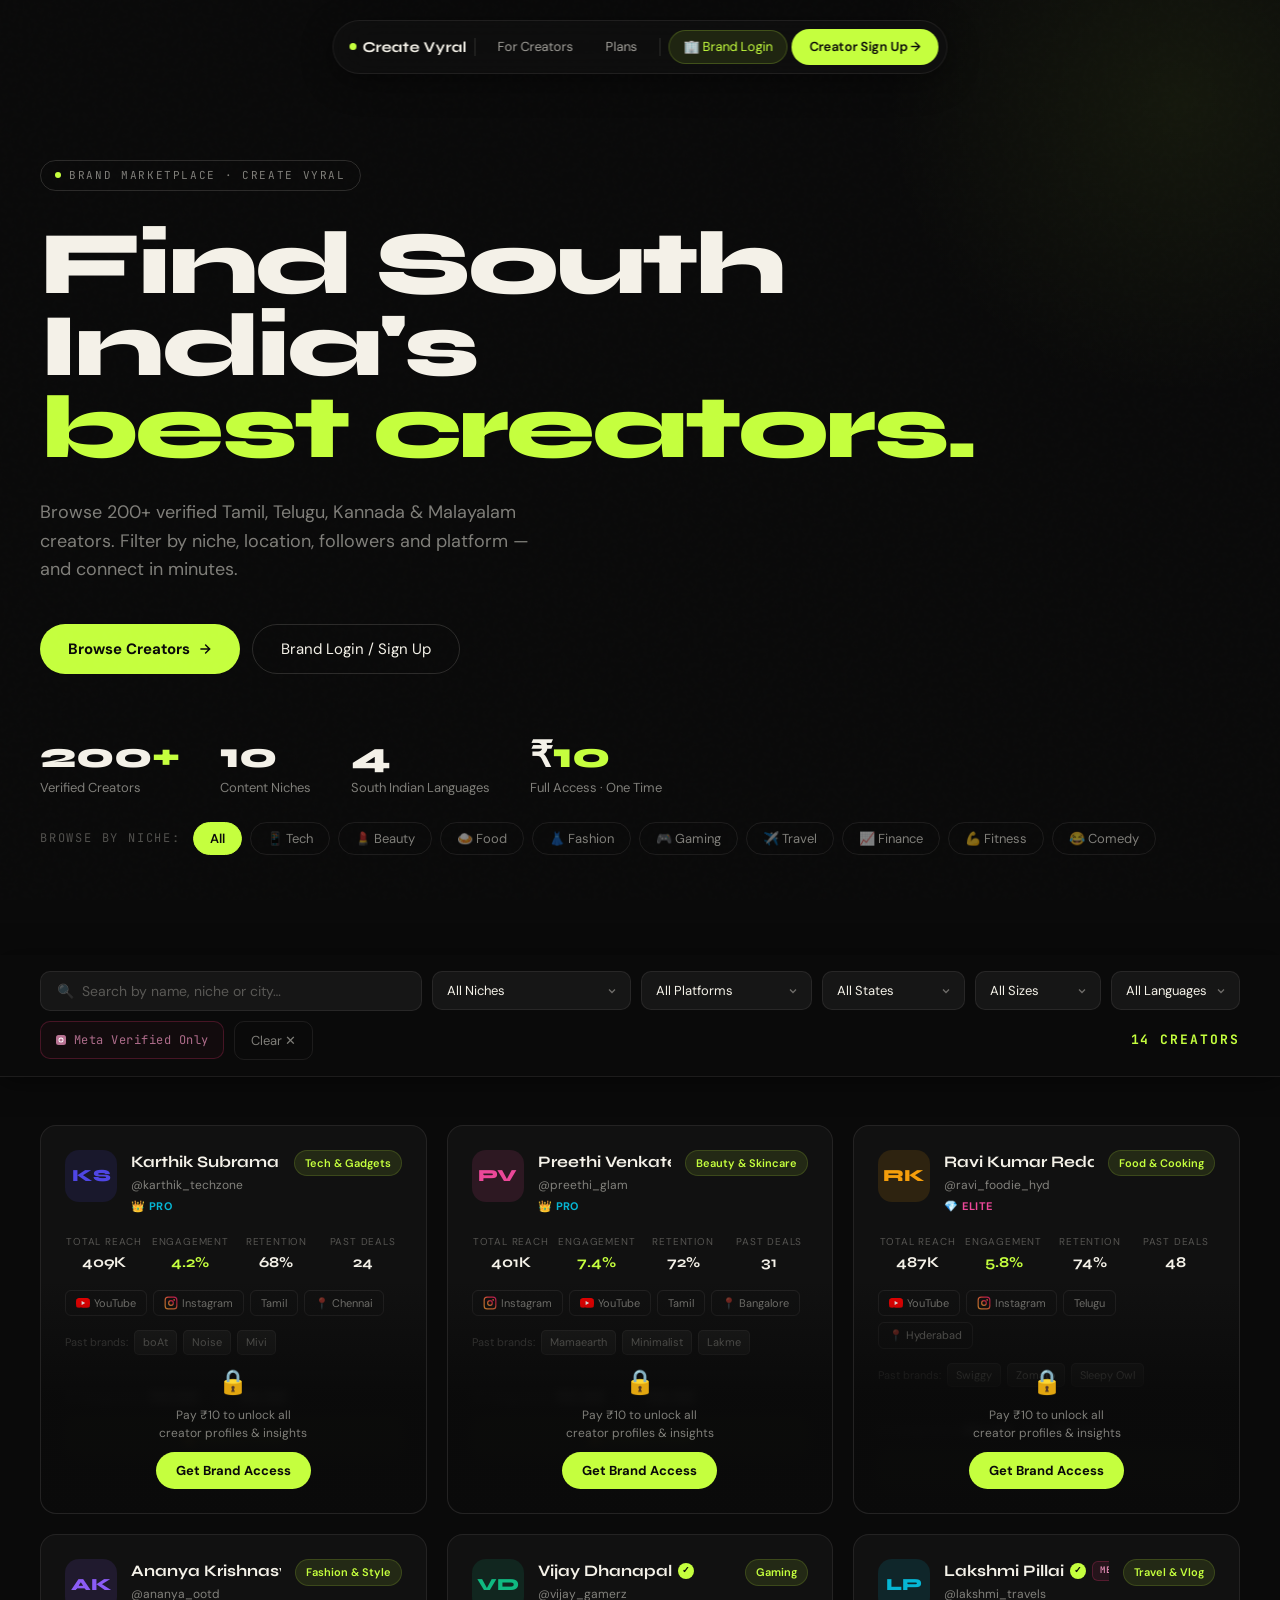
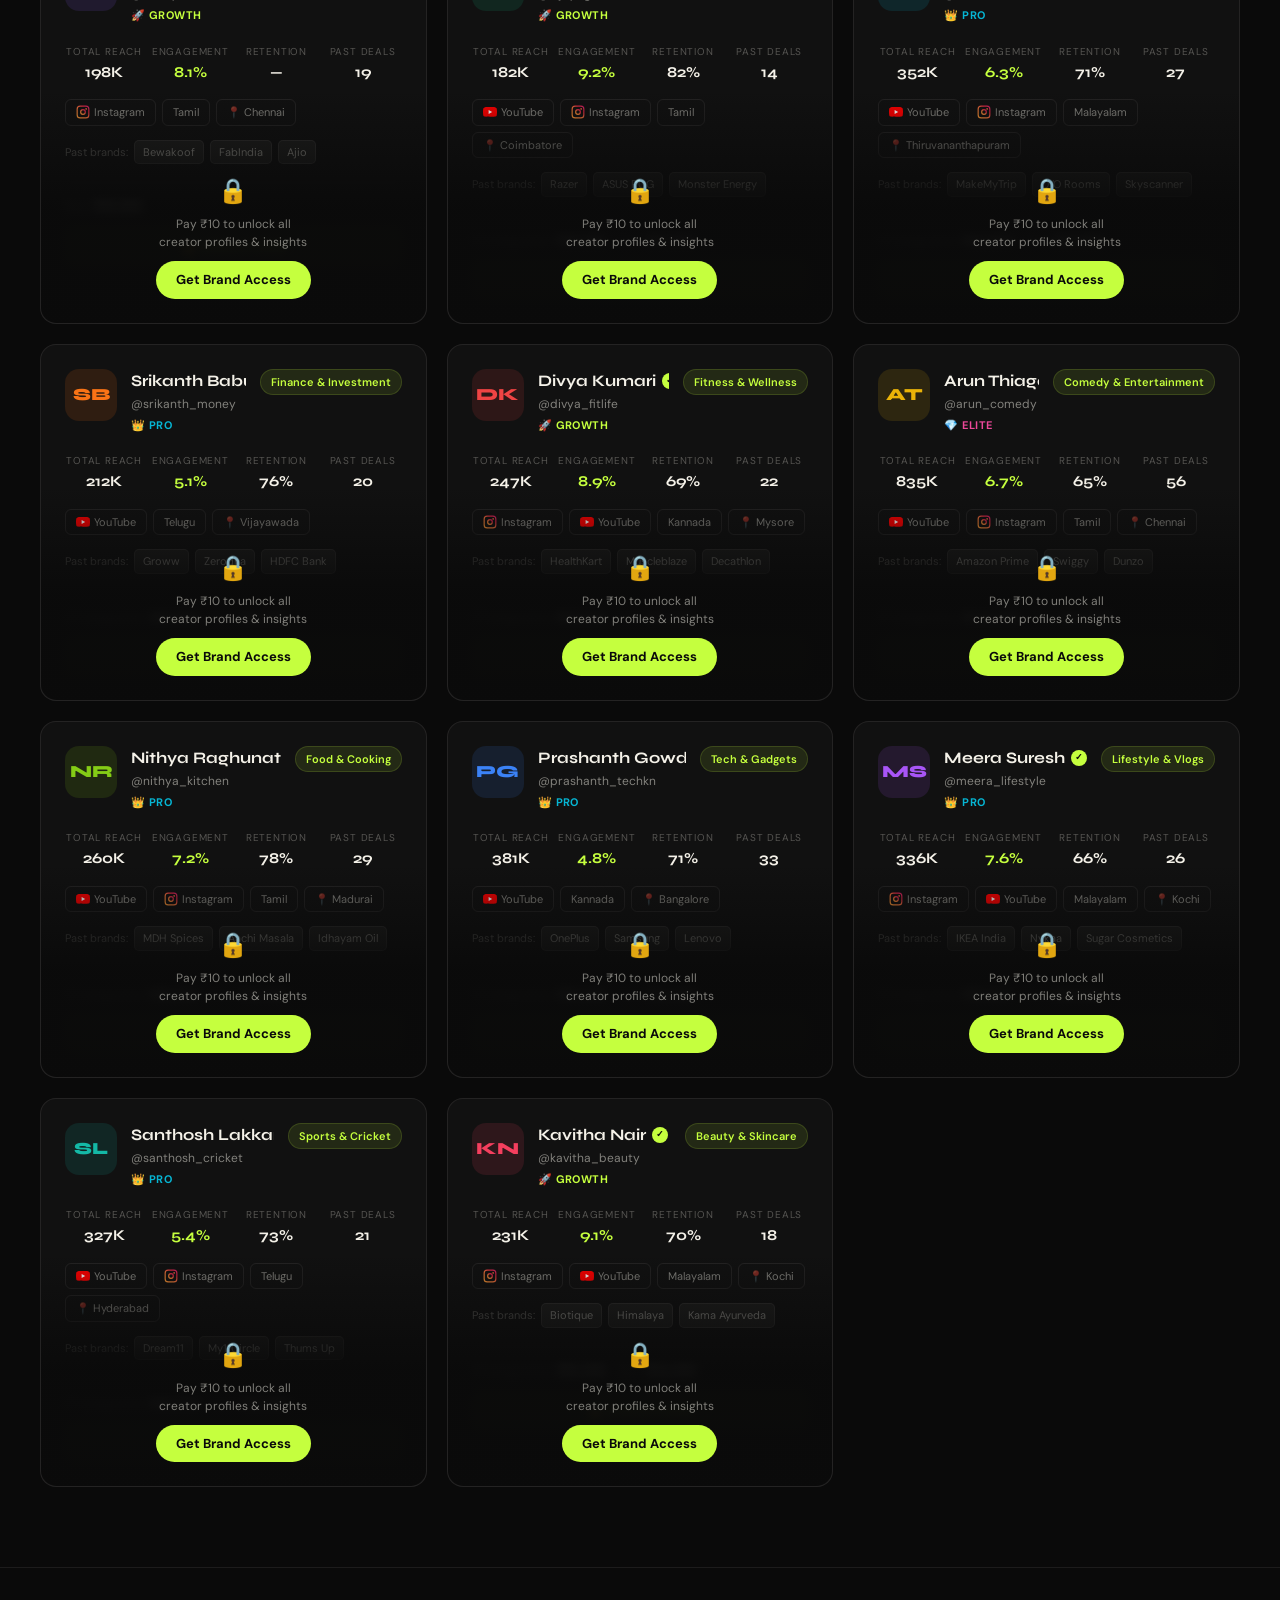
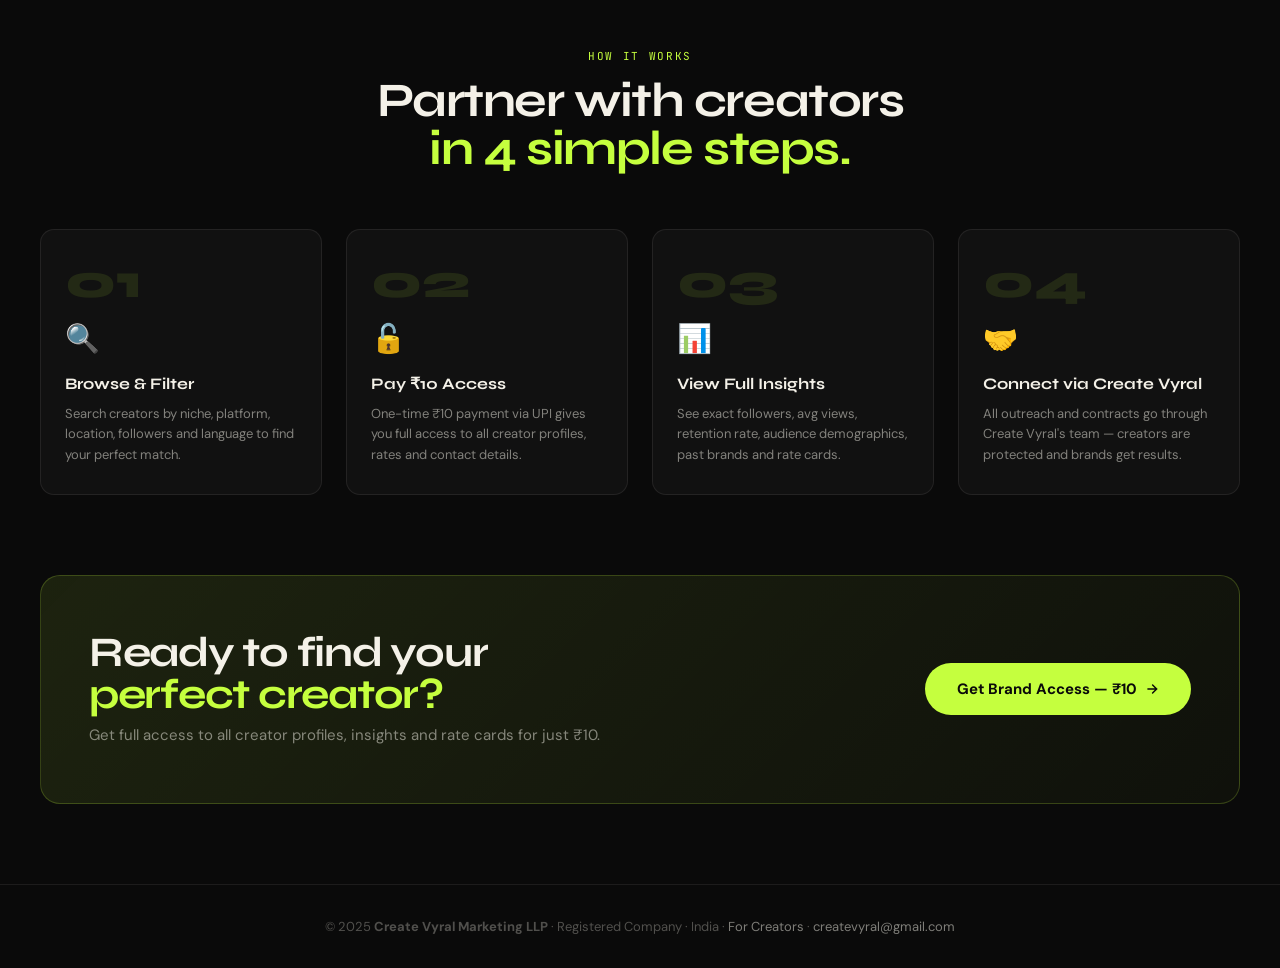
<file: brand.html>
<!DOCTYPE html>
<html lang="en">
<head>
<meta charset="UTF-8" />
<meta name="viewport" content="width=device-width, initial-scale=1.0" />
<title>Brand Marketplace — Create Vyral · Find South India's Best Creators</title>
<meta name="description" content="Discover 200+ verified South Indian creators. Filter by niche, location, platform, followers and more. Get full insights for just ₹10." />
<link rel="preconnect" href="https://fonts.googleapis.com">
<link rel="preconnect" href="https://fonts.gstatic.com" crossorigin>
<link href="https://fonts.googleapis.com/css2?family=Syne:wght@500;600;700;800&family=DM+Sans:wght@300;400;500;600&family=JetBrains+Mono:wght@400;500&display=swap" rel="stylesheet">
<link rel="stylesheet" href="brand.css" />
</head>
<body>

<!-- ════════ NAV ════════ -->
<nav class="brand-nav" id="mainNav">
  <a href="index.html" class="nav-brand-link">
    <span class="nav-dot"></span>Create Vyral
  </a>
  <div class="nav-sep"></div>
  <a href="index.html#services" class="nav-link-item">For Creators</a>
  <a href="index.html#pricing" class="nav-link-item">Plans</a>
  <div class="nav-sep"></div>
  <div class="nav-brand-pill" id="brandNavPill" style="cursor:pointer" onclick="openAuthModal()">
    🏢 Brand Login
  </div>
  <a href="auth.html" class="nav-cta-pill">Creator Sign Up →</a>
</nav>

<!-- ════════ HERO ════════ -->
<section class="brand-hero">
  <div class="container">
    <div class="hero-eyebrow">
      <span class="dot"></span>
      <span class="mono">Brand Marketplace · Create Vyral</span>
    </div>
    <h1>
      Find South India's<br>
      <em>best creators.</em>
    </h1>
    <p class="hero-sub">Browse 200+ verified Tamil, Telugu, Kannada &amp; Malayalam creators. Filter by niche, location, followers and platform — and connect in minutes.</p>
    <div class="hero-actions">
      <button class="btn-hero-primary" onclick="document.getElementById('filterBar').scrollIntoView({behavior:'smooth'})">
        Browse Creators
        <svg width="14" height="14" viewBox="0 0 24 24" fill="none" stroke="currentColor" stroke-width="2.5" stroke-linecap="round"><path d="M5 12h14M13 5l7 7-7 7"/></svg>
      </button>
      <button class="btn-hero-ghost" onclick="openAuthModal()">
        Brand Login / Sign Up
      </button>
    </div>
    <div class="hero-stats">
      <div class="hero-stat-item">
        <div class="hero-stat-num">200<span>+</span></div>
        <div class="hero-stat-label">Verified Creators</div>
      </div>
      <div class="hero-stat-item">
        <div class="hero-stat-num">10</div>
        <div class="hero-stat-label">Content Niches</div>
      </div>
      <div class="hero-stat-item">
        <div class="hero-stat-num">4</div>
        <div class="hero-stat-label">South Indian Languages</div>
      </div>
      <div class="hero-stat-item">
        <div class="hero-stat-num">₹<span>10</span></div>
        <div class="hero-stat-label">Full Access · One Time</div>
      </div>
    </div>

    <!-- Niche quick filter -->
    <div class="niche-quickbar">
      <span class="niche-quickbar-label mono">Browse by niche:</span>
      <button class="niche-quick-pill active" data-niche="all">All</button>
      <button class="niche-quick-pill" data-niche="Tech &amp; Gadgets">📱 Tech</button>
      <button class="niche-quick-pill" data-niche="Beauty &amp; Skincare">💄 Beauty</button>
      <button class="niche-quick-pill" data-niche="Food &amp; Cooking">🍛 Food</button>
      <button class="niche-quick-pill" data-niche="Fashion &amp; Style">👗 Fashion</button>
      <button class="niche-quick-pill" data-niche="Gaming">🎮 Gaming</button>
      <button class="niche-quick-pill" data-niche="Travel &amp; Vlog">✈️ Travel</button>
      <button class="niche-quick-pill" data-niche="Finance &amp; Investment">📈 Finance</button>
      <button class="niche-quick-pill" data-niche="Fitness &amp; Wellness">💪 Fitness</button>
      <button class="niche-quick-pill" data-niche="Comedy &amp; Entertainment">😂 Comedy</button>
    </div>
  </div>
</section>

<!-- ════════ FILTER BAR ════════ -->
<div id="filterBar">
  <div class="container">
    <div class="filter-inner">
      <input id="f-search" class="filter-search" type="text" placeholder="🔍  Search by name, niche or city…" autocomplete="off" />

      <select id="f-niche" class="filter-select">
        <option value="all">All Niches</option>
        <option value="Tech &amp; Gadgets">Tech &amp; Gadgets</option>
        <option value="Beauty &amp; Skincare">Beauty &amp; Skincare</option>
        <option value="Food &amp; Cooking">Food &amp; Cooking</option>
        <option value="Fashion &amp; Style">Fashion &amp; Style</option>
        <option value="Gaming">Gaming</option>
        <option value="Travel &amp; Vlog">Travel &amp; Vlog</option>
        <option value="Finance &amp; Investment">Finance &amp; Investment</option>
        <option value="Fitness &amp; Wellness">Fitness &amp; Wellness</option>
        <option value="Comedy &amp; Entertainment">Comedy &amp; Entertainment</option>
        <option value="Lifestyle &amp; Vlogs">Lifestyle &amp; Vlogs</option>
        <option value="Sports &amp; Cricket">Sports &amp; Cricket</option>
      </select>

      <select id="f-platform" class="filter-select">
        <option value="all">All Platforms</option>
        <option value="YouTube">YouTube Only</option>
        <option value="Instagram">Instagram Only</option>
        <option value="Both">YouTube + Instagram</option>
      </select>

      <select id="f-state" class="filter-select">
        <option value="all">All States</option>
        <option value="Tamil Nadu">Tamil Nadu</option>
        <option value="Karnataka">Karnataka</option>
        <option value="Andhra Pradesh">Andhra Pradesh</option>
        <option value="Kerala">Kerala</option>
      </select>

      <select id="f-followers" class="filter-select">
        <option value="all">All Sizes</option>
        <option value="10K-50K">10K – 50K</option>
        <option value="50K-150K">50K – 150K</option>
        <option value="150K-500K">150K – 500K</option>
        <option value="500K+">500K +</option>
      </select>

      <select id="f-language" class="filter-select">
        <option value="all">All Languages</option>
        <option value="Tamil">Tamil</option>
        <option value="Telugu">Telugu</option>
        <option value="Kannada">Kannada</option>
        <option value="Malayalam">Malayalam</option>
      </select>

      <button class="filter-meta-verified" id="fMetaVerified" onclick="toggleMetaVerifiedFilter(this)">
        <svg width="12" height="12" viewBox="0 0 24 24" fill="none"><rect x="2" y="2" width="20" height="20" rx="5" fill="rgba(225,140,180,.8)"/><path d="M12 7a5 5 0 1 0 0 10A5 5 0 0 0 12 7zm0 8.2a3.2 3.2 0 1 1 0-6.4 3.2 3.2 0 0 1 0 6.4z" fill="#fff"/></svg>
        Meta Verified Only
      </button>
      <button class="filter-clear-btn" onclick="clearFilters()">Clear ✕</button>
      <div class="filter-result-count mono"><strong id="resultCount">14 creators</strong></div>
    </div>
  </div>
</div>

<!-- ════════ CREATOR GRID ════════ -->
<section class="grid-section">
  <div class="container">
    <div class="creator-grid" id="creatorGrid"></div>
    <div id="emptyState">
      <div class="empty-icon">🔍</div>
      <h3>No creators found</h3>
      <p style="margin-top:8px">Try adjusting your filters or <button onclick="clearFilters()" style="color:var(--accent);cursor:pointer;background:none;border:none;font-size:inherit">clear all filters</button></p>
    </div>
  </div>
</section>

<!-- ════════ HOW IT WORKS ════════ -->
<section class="how-section">
  <div class="container">
    <div class="how-head">
      <div class="mono">How It Works</div>
      <h2>Partner with creators<br><em>in 4 simple steps.</em></h2>
    </div>
    <div class="steps-grid">
      <div class="step-card">
        <div class="step-num">01</div>
        <div class="step-icon">🔍</div>
        <div class="step-title">Browse & Filter</div>
        <div class="step-desc">Search creators by niche, platform, location, followers and language to find your perfect match.</div>
      </div>
      <div class="step-card">
        <div class="step-num">02</div>
        <div class="step-icon">🔓</div>
        <div class="step-title">Pay ₹10 Access</div>
        <div class="step-desc">One-time ₹10 payment via UPI gives you full access to all creator profiles, rates and contact details.</div>
      </div>
      <div class="step-card">
        <div class="step-num">03</div>
        <div class="step-icon">📊</div>
        <div class="step-title">View Full Insights</div>
        <div class="step-desc">See exact followers, avg views, retention rate, audience demographics, past brands and rate cards.</div>
      </div>
      <div class="step-card">
        <div class="step-num">04</div>
        <div class="step-icon">🤝</div>
        <div class="step-title">Connect via Create Vyral</div>
        <div class="step-desc">All outreach and contracts go through Create Vyral's team — creators are protected and brands get results.</div>
      </div>
    </div>
  </div>
</section>

<!-- ════════ CTA BANNER ════════ -->
<div class="container">
  <div class="brand-cta-banner">
    <div class="bcb-left">
      <h2>Ready to find your<br><em>perfect creator?</em></h2>
      <p>Get full access to all creator profiles, insights and rate cards for just ₹10.</p>
    </div>
    <button class="btn-cta-big" onclick="openAuthModal()">
      Get Brand Access — ₹10
      <svg width="14" height="14" viewBox="0 0 24 24" fill="none" stroke="currentColor" stroke-width="2.5" stroke-linecap="round"><path d="M5 12h14M13 5l7 7-7 7"/></svg>
    </button>
  </div>
</div>

<!-- ════════ FOOTER ════════ -->
<footer class="brand-footer">
  <div class="container">
    <p>© 2025 <strong>Create Vyral Marketing LLP</strong> · Registered Company · India ·
    <a href="index.html">For Creators</a> ·
    <a href="mailto:createvyral@gmail.com">createvyral@gmail.com</a></p>
  </div>
</footer>


<!-- ════════════════════════════════════════════
     BRAND AUTH MODAL
     ════════════════════════════════════════════ -->
<div class="modal-overlay" id="brandAuthModal">
  <div class="auth-modal-box">
    <button class="auth-close-btn" onclick="closeAuthModal()">✕</button>

    <div id="authFormLoginArea">
      <div class="auth-modal-title">Brand Access</div>
      <div class="auth-modal-sub">Sign up to browse full creator profiles &amp; insights.</div>

      <div class="auth-tabs">
        <div class="auth-tab active" data-tab="signup" onclick="switchAuthTab('signup')">Sign Up</div>
        <div class="auth-tab" data-tab="login" onclick="switchAuthTab('login')">Login</div>
      </div>

      <!-- Sign Up Panel -->
      <div id="authFormPanel">
        <div id="signupError" class="auth-error"></div>
        <div class="auth-field-row">
          <div class="auth-field">
            <label>Brand / Company Name</label>
            <input id="sb-brand" class="auth-input" type="text" placeholder="e.g. boAt, Mamaearth" />
          </div>
          <div class="auth-field">
            <label>Your Name</label>
            <input id="sb-contact" class="auth-input" type="text" placeholder="Contact person" />
          </div>
        </div>
        <div class="auth-field">
          <label>Email Address</label>
          <input id="sb-email" class="auth-input" type="email" placeholder="you@company.com" />
        </div>
        <div class="auth-field">
          <label>Password</label>
          <input id="sb-password" class="auth-input" type="password" placeholder="Min. 6 characters" />
        </div>
        <div class="auth-field">
          <label>Industry / Category</label>
          <select id="sb-industry" class="auth-input" style="cursor:pointer">
            <option value="">Select your industry</option>
            <option>Tech & Electronics</option>
            <option>Beauty & Personal Care</option>
            <option>Food & Beverage</option>
            <option>Fashion & Apparel</option>
            <option>Finance & Fintech</option>
            <option>Health & Fitness</option>
            <option>Travel & Hospitality</option>
            <option>Gaming</option>
            <option>E-Commerce / D2C</option>
            <option>Other</option>
          </select>
        </div>
        <button class="auth-submit-btn" onclick="handleSignup()">Continue to Payment →</button>
      </div>

      <!-- Login Panel -->
      <div id="loginFormPanel" style="display:none">
        <div id="loginError" class="auth-error"></div>
        <div class="auth-field">
          <label>Email Address</label>
          <input id="lb-email" class="auth-input" type="email" placeholder="you@company.com" />
        </div>
        <div class="auth-field">
          <label>Password</label>
          <input id="lb-password" class="auth-input" type="password" placeholder="Your password" />
        </div>
        <button class="auth-submit-btn" onclick="handleLogin()">Sign In to Brand Dashboard →</button>
      </div>
    </div>

    <!-- Payment Panel -->
    <div id="paymentPanel">
      <div class="payment-header">
        <div class="pay-icon">📱</div>
        <h3>One-time access: ₹10</h3>
        <p>Scan the QR code or use the UPI ID below to pay ₹10 and unlock all creator profiles.</p>
      </div>

      <div class="qr-box">
        <div class="qr-visual">
          <!-- SVG QR code simulation (UPI QR visual) -->
          <svg viewBox="0 0 120 120" xmlns="http://www.w3.org/2000/svg" style="background:#fff">
            <!-- Top-left finder -->
            <rect x="10" y="10" width="30" height="30" fill="#000" rx="3"/>
            <rect x="14" y="14" width="22" height="22" fill="#fff" rx="2"/>
            <rect x="18" y="18" width="14" height="14" fill="#000" rx="1"/>
            <!-- Top-right finder -->
            <rect x="80" y="10" width="30" height="30" fill="#000" rx="3"/>
            <rect x="84" y="14" width="22" height="22" fill="#fff" rx="2"/>
            <rect x="88" y="18" width="14" height="14" fill="#000" rx="1"/>
            <!-- Bottom-left finder -->
            <rect x="10" y="80" width="30" height="30" fill="#000" rx="3"/>
            <rect x="14" y="84" width="22" height="22" fill="#fff" rx="2"/>
            <rect x="18" y="88" width="14" height="14" fill="#000" rx="1"/>
            <!-- Data modules (fake pattern) -->
            <rect x="50" y="10" width="6" height="6" fill="#000"/>
            <rect x="58" y="10" width="6" height="6" fill="#000"/>
            <rect x="66" y="10" width="6" height="6" fill="#000"/>
            <rect x="50" y="18" width="6" height="6" fill="#000"/>
            <rect x="66" y="18" width="6" height="6" fill="#000"/>
            <rect x="58" y="26" width="6" height="6" fill="#000"/>
            <rect x="10" y="50" width="6" height="6" fill="#000"/>
            <rect x="18" y="50" width="6" height="6" fill="#000"/>
            <rect x="26" y="50" width="6" height="6" fill="#000"/>
            <rect x="10" y="58" width="6" height="6" fill="#000"/>
            <rect x="26" y="58" width="6" height="6" fill="#000"/>
            <rect x="18" y="66" width="6" height="6" fill="#000"/>
            <rect x="50" y="50" width="6" height="6" fill="#000"/>
            <rect x="58" y="50" width="6" height="6" fill="#000"/>
            <rect x="66" y="58" width="6" height="6" fill="#000"/>
            <rect x="50" y="58" width="6" height="6" fill="#000"/>
            <rect x="58" y="66" width="6" height="6" fill="#000"/>
            <rect x="66" y="66" width="6" height="6" fill="#000"/>
            <rect x="80" y="50" width="6" height="6" fill="#000"/>
            <rect x="88" y="50" width="6" height="6" fill="#000"/>
            <rect x="96" y="50" width="6" height="6" fill="#000"/>
            <rect x="104" y="50" width="6" height="6" fill="#000"/>
            <rect x="80" y="58" width="6" height="6" fill="#000"/>
            <rect x="96" y="58" width="6" height="6" fill="#000"/>
            <rect x="104" y="66" width="6" height="6" fill="#000"/>
            <rect x="88" y="66" width="6" height="6" fill="#000"/>
            <rect x="50" y="80" width="6" height="6" fill="#000"/>
            <rect x="66" y="80" width="6" height="6" fill="#000"/>
            <rect x="58" y="88" width="6" height="6" fill="#000"/>
            <rect x="50" y="96" width="6" height="6" fill="#000"/>
            <rect x="58" y="96" width="6" height="6" fill="#000"/>
            <rect x="66" y="96" width="6" height="6" fill="#000"/>
            <rect x="80" y="80" width="6" height="6" fill="#000"/>
            <rect x="96" y="80" width="6" height="6" fill="#000"/>
            <rect x="104" y="80" width="6" height="6" fill="#000"/>
            <rect x="88" y="88" width="6" height="6" fill="#000"/>
            <rect x="80" y="96" width="6" height="6" fill="#000"/>
            <rect x="96" y="96" width="6" height="6" fill="#000"/>
            <rect x="104" y="96" width="6" height="6" fill="#000"/>
            <!-- Center CV logo mark -->
            <rect x="52" y="52" width="16" height="16" fill="#C5FF3E" rx="3"/>
            <text x="60" y="63" text-anchor="middle" fill="#000" font-size="7" font-weight="bold" font-family="Arial">CV</text>
          </svg>
        </div>
        <div class="qr-amount">₹10</div>
        <div class="qr-amount-label">One-time Brand Access Fee</div>
        <div class="qr-upi-label mono">UPI ID</div>
        <div class="qr-upi-id">createvyral@ybl</div>
        <div class="qr-steps">
          1. Open any UPI app (GPay, PhonePe, Paytm)<br>
          2. Scan QR or pay to <strong>createvyral@ybl</strong><br>
          3. Enter ₹10 → Add note "Brand Access"<br>
          4. Copy the UTR / transaction ID below
        </div>
      </div>

      <div class="utr-field">
        <label>Transaction Reference / UTR Number</label>
        <input id="utrInput" class="auth-input" type="text" placeholder="e.g. 407831920564" />
      </div>
      <div id="paymentError"></div>
      <button id="verifyPayBtn" onclick="verifyPayment()">Confirm Payment &amp; Get Access →</button>
    </div>

    <!-- Success Panel -->
    <div id="authSuccessPanel">
      <div class="success-icon">🎉</div>
      <div class="success-title">Access Granted!</div>
      <div class="success-sub">Welcome, <strong id="successBrandName"></strong>! You now have full access to all creator profiles, insights and rate cards on the Create Vyral marketplace.</div>
      <div class="success-perks">
        <div class="success-perk"><span class="perk-icon">✓</span><span>Full creator profiles with exact follower counts</span></div>
        <div class="success-perk"><span class="perk-icon">✓</span><span>YouTube retention rates &amp; average views</span></div>
        <div class="success-perk"><span class="perk-icon">✓</span><span>Audience demographics (age, gender, location)</span></div>
        <div class="success-perk"><span class="perk-icon">✓</span><span>Rate cards for all content formats</span></div>
        <div class="success-perk"><span class="perk-icon">✓</span><span>Past brand collaboration history</span></div>
        <div class="success-perk"><span class="perk-icon">✓</span><span>Direct contact via Create Vyral team</span></div>
      </div>
      <button id="finishAuthBtn" onclick="finishAuth()">Browse Creators Now →</button>
    </div>

  </div>
</div>


<!-- ════════════════════════════════════════════
     CREATOR DETAIL MODAL
     ════════════════════════════════════════════ -->
<div class="modal-overlay" id="creatorDetailModal">
  <div class="cdm-box">

    <div class="cdm-header">
      <div id="cdm-avatar">KS</div>
      <div class="cdm-title-block">
        <div class="cdm-name-row">
          <span id="cdm-name">Creator Name</span>
          <span id="cdm-tier" style="font-size:12px;font-weight:700">🚀 PRO</span>
          <span id="cdm-niche">Tech</span>
        </div>
        <div class="cdm-meta-row">
          <span id="cdm-handle" style="color:var(--text-dimmer)">@handle</span>
          <span>·</span>
          <span id="cdm-location">Chennai, Tamil Nadu</span>
          <span>·</span>
          <span id="cdm-language">Tamil</span>
        </div>
        <div style="margin-top:6px">
          <span id="cdm-joined" class="mono" style="font-size:10px;color:var(--text-dimmer)"></span>
        </div>
      </div>
      <button class="cdm-close" onclick="closeCreatorDetail()">✕</button>
    </div>

    <div class="cdm-body">

      <!-- Bio -->
      <div class="cdm-section">
        <div class="cdm-section-title">About</div>
        <p class="cdm-bio" id="cdm-bio"></p>
        <div class="cdm-info-chips" style="margin-top:12px">
          <span class="cdm-info-chip">🎨 <span id="cdm-style"></span></span>
          <span class="cdm-info-chip">⚡ Response: <span id="cdm-response"></span></span>
        </div>
      </div>

      <!-- Platform Stats -->
      <div class="cdm-section">
        <div class="cdm-section-title">Platform Performance</div>
        <div id="cdm-platform-stats"></div>
      </div>

      <!-- Meta Verified Analytics -->
      <div class="cdm-section" id="cdm-meta-analytics" style="display:none;padding-bottom:0;"></div>

      <!-- Audience -->
      <div class="cdm-section">
        <div class="cdm-section-title">Audience Insights</div>
        <div id="cdm-audience"></div>
      </div>

      <!-- Rate Card -->
      <div class="cdm-section">
        <div class="cdm-section-title">Rate Card</div>
        <div id="cdm-rates"></div>
      </div>

      <!-- Past Brands -->
      <div class="cdm-section">
        <div class="cdm-section-title">Past Brand Collaborations</div>
        <div id="cdm-brands" style="display:flex;gap:8px;flex-wrap:wrap;margin-bottom:10px"></div>
        <div id="cdm-deals-count" class="cdm-deals-count"></div>
      </div>

      <!-- Sample Content Topics -->
      <div class="cdm-section">
        <div class="cdm-section-title">Sample Content Topics</div>
        <div id="cdm-topics"></div>
      </div>

      <!-- Contact CTA -->
      <button class="cdm-contact-btn" onclick="alert('Our team will reach out to you within 24h to connect you with this creator. Email: createvyral@gmail.com')">
        📩 Connect with this Creator via Create Vyral
      </button>

    </div>
  </div>
</div>

<script src="brand.js"></script>
</body>
</html>
</file>
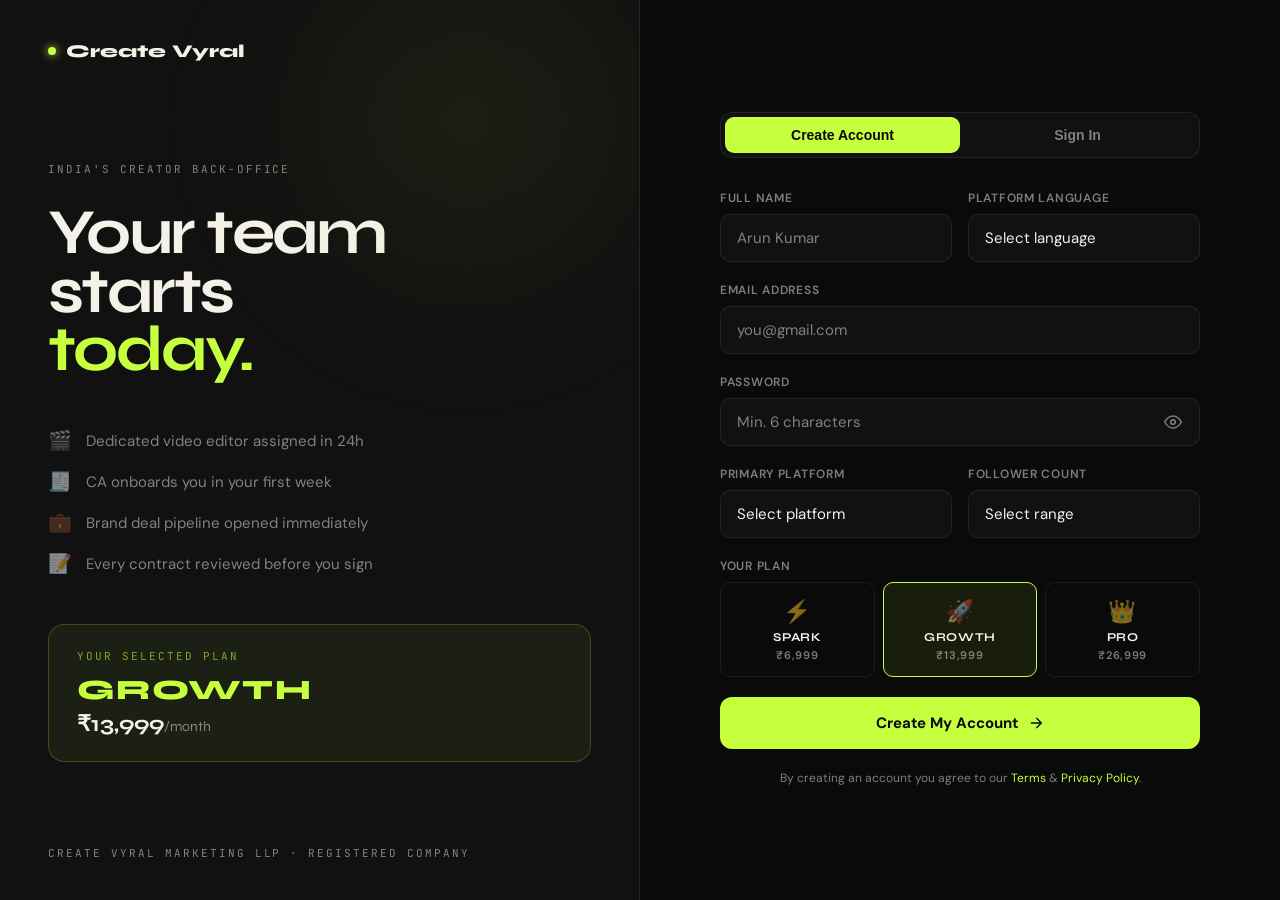
<file: dashboard.html>
<!DOCTYPE html>
<html lang="en">
<head>
<meta charset="UTF-8"/>
<meta name="viewport" content="width=device-width, initial-scale=1.0"/>
<title>Dashboard — Create Vyral</title>
<link rel="preconnect" href="https://fonts.googleapis.com">
<link rel="preconnect" href="https://fonts.gstatic.com" crossorigin>
<link href="https://fonts.googleapis.com/css2?family=Syne:wght@500;600;700;800&family=DM+Sans:wght@300;400;500;600&family=JetBrains+Mono:wght@400;500&family=Dancing+Script:wght@600;700&display=swap" rel="stylesheet">
<link rel="stylesheet" href="dashboard.css"/>
</head>
<body>

<div class="app" id="app">

  <!-- ════════ SIDEBAR ════════ -->
  <aside class="sidebar" id="sidebar">
    <div class="sb-top">
      <a href="index.html" class="sb-logo">
        <span class="dot"></span> Create Vyral
      </a>
      <div class="sb-plan-badge" id="sbPlanBadge">
        <span class="spb-icon" id="sbPlanIcon">🚀</span>
        <span class="spb-name" id="sbPlanName">GROWTH</span>
      </div>
    </div>

    <nav class="sb-nav">
      <a href="#" class="sb-link active" data-section="overview">
        <svg class="sb-ico" viewBox="0 0 24 24" fill="none" stroke="currentColor" stroke-width="2" stroke-linecap="round"><rect x="3" y="3" width="7" height="7"/><rect x="14" y="3" width="7" height="7"/><rect x="14" y="14" width="7" height="7"/><rect x="3" y="14" width="7" height="7"/></svg>
        Overview
      </a>
      <a href="#" class="sb-link" data-section="videos">
        <svg class="sb-ico" viewBox="0 0 24 24" fill="none" stroke="currentColor" stroke-width="2" stroke-linecap="round"><polygon points="23 7 16 12 23 17 23 7"/><rect x="1" y="5" width="15" height="14" rx="2"/></svg>
        Videos
        <span class="sb-badge" id="videoBadge"></span>
      </a>
      <a href="#" class="sb-link" data-section="finances">
        <svg class="sb-ico" viewBox="0 0 24 24" fill="none" stroke="currentColor" stroke-width="2" stroke-linecap="round"><line x1="12" y1="1" x2="12" y2="23"/><path d="M17 5H9.5a3.5 3.5 0 0 0 0 7h5a3.5 3.5 0 0 1 0 7H6"/></svg>
        Finances
      </a>
      <a href="#" class="sb-link" data-section="deals">
        <svg class="sb-ico" viewBox="0 0 24 24" fill="none" stroke="currentColor" stroke-width="2" stroke-linecap="round"><path d="M16 21v-2a4 4 0 0 0-4-4H6a4 4 0 0 0-4 4v2"/><circle cx="9" cy="7" r="4"/><path d="M22 21v-2a4 4 0 0 0-3-3.87"/><path d="M16 3.13a4 4 0 0 1 0 7.75"/></svg>
        Brand Deals
        <span class="sb-badge" id="dealBadge"></span>
      </a>
      <a href="#" class="sb-link" data-section="contracts">
        <svg class="sb-ico" viewBox="0 0 24 24" fill="none" stroke="currentColor" stroke-width="2" stroke-linecap="round"><path d="M14 2H6a2 2 0 0 0-2 2v16a2 2 0 0 0 2 2h12a2 2 0 0 0 2-2V8z"/><polyline points="14 2 14 8 20 8"/><line x1="16" y1="13" x2="8" y2="13"/><line x1="16" y1="17" x2="8" y2="17"/><polyline points="10 9 9 9 8 9"/></svg>
        Contracts
        <span class="sb-badge" id="contractBadge"></span>
      </a>
      <a href="#" class="sb-link" data-section="analytics">
        <svg class="sb-ico" viewBox="0 0 24 24" fill="none" stroke="currentColor" stroke-width="2" stroke-linecap="round"><path d="M18 20V10"/><path d="M12 20V4"/><path d="M6 20v-6"/></svg>
        Analytics
        <span class="sb-meta-badge" id="metaBadge" style="display:none">Meta ✓</span>
      </a>
      <div class="sb-divider"></div>
      <div class="sb-section-label mono">AI TOOLS</div>
      <a href="voice-forge.html" class="sb-link sb-vf-link">
        <svg class="sb-ico" viewBox="0 0 24 24" fill="none" stroke="currentColor" stroke-width="2" stroke-linecap="round"><path d="M12 2a3 3 0 0 0-3 3v7a3 3 0 0 0 6 0V5a3 3 0 0 0-3-3z"/><path d="M19 10v2a7 7 0 0 1-14 0v-2"/><line x1="12" y1="19" x2="12" y2="23"/><line x1="8" y1="23" x2="16" y2="23"/></svg>
        CV Voice Forge
        <span class="sb-ai-badge">AI</span>
      </a>
      <div class="sb-divider"></div>
      <a href="#" class="sb-link" data-section="settings">
        <svg class="sb-ico" viewBox="0 0 24 24" fill="none" stroke="currentColor" stroke-width="2" stroke-linecap="round"><circle cx="12" cy="12" r="3"/><path d="M19.4 15a1.65 1.65 0 0 0 .33 1.82l.06.06a2 2 0 0 1-2.83 2.83l-.06-.06a1.65 1.65 0 0 0-1.82-.33 1.65 1.65 0 0 0-1 1.51V21a2 2 0 0 1-4 0v-.09A1.65 1.65 0 0 0 9 19.4a1.65 1.65 0 0 0-1.82.33l-.06.06a2 2 0 0 1-2.83-2.83l.06-.06A1.65 1.65 0 0 0 4.68 15a1.65 1.65 0 0 0-1.51-1H3a2 2 0 0 1 0-4h.09A1.65 1.65 0 0 0 4.6 9a1.65 1.65 0 0 0-.33-1.82l-.06-.06a2 2 0 0 1 2.83-2.83l.06.06A1.65 1.65 0 0 0 9 4.68a1.65 1.65 0 0 0 1-1.51V3a2 2 0 0 1 4 0v.09a1.65 1.65 0 0 0 1 1.51 1.65 1.65 0 0 0 1.82-.33l.06-.06a2 2 0 0 1 2.83 2.83l-.06.06A1.65 1.65 0 0 0 19.4 9a1.65 1.65 0 0 0 1.51 1H21a2 2 0 0 1 0 4h-.09a1.65 1.65 0 0 0-1.51 1z"/></svg>
        Settings
      </a>
    </nav>

    <div class="sb-bottom">
      <div class="sb-user" id="sbUser">
        <div class="sb-avatar" id="sbAvatar">A</div>
        <div class="sb-user-info">
          <div class="sb-name" id="sbName">Creator</div>
          <div class="sb-email mono" id="sbEmail">Loading...</div>
        </div>
      </div>
      <button class="sb-logout" id="logoutBtn" title="Log Out">
        <svg width="15" height="15" viewBox="0 0 24 24" fill="none" stroke="currentColor" stroke-width="2" stroke-linecap="round"><path d="M9 21H5a2 2 0 0 1-2-2V5a2 2 0 0 1 2-2h4"/><polyline points="16 17 21 12 16 7"/><line x1="21" y1="12" x2="9" y2="12"/></svg>
        <span class="sb-logout-label">Log Out</span>
      </button>
    </div>
  </aside>

  <!-- ════════ MAIN ════════ -->
  <main class="main" id="mainArea">

    <!-- TOPBAR -->
    <header class="topbar">
      <button class="menu-toggle" id="menuToggle">
        <svg width="20" height="20" viewBox="0 0 24 24" fill="none" stroke="currentColor" stroke-width="2" stroke-linecap="round"><line x1="3" y1="6" x2="21" y2="6"/><line x1="3" y1="12" x2="21" y2="12"/><line x1="3" y1="18" x2="21" y2="18"/></svg>
      </button>
      <div class="topbar-title" id="topbarTitle">Overview</div>
      <div class="topbar-right">
        <button class="notif-btn" id="notifBtn">
          <svg width="18" height="18" viewBox="0 0 24 24" fill="none" stroke="currentColor" stroke-width="2" stroke-linecap="round"><path d="M18 8A6 6 0 0 0 6 8c0 7-3 9-3 9h18s-3-2-3-9"/><path d="M13.73 21a2 2 0 0 1-3.46 0"/></svg>
          <span class="notif-dot" id="notifDot" style="display:none"></span>
        </button>
        <div class="tb-avatar" id="tbAvatar">A</div>
      </div>
    </header>

    <!-- Notification Panel -->
    <div class="notif-panel hidden" id="notifPanel">
      <div class="np-head">
        <span>Notifications</span>
        <button class="np-mark-all" id="markAllRead">Mark all read</button>
      </div>
      <div class="np-list" id="notifList"></div>
    </div>

    <!-- ════════ SECTION: OVERVIEW ════════ -->
    <section class="dash-section active" id="sec-overview">
      <div class="section-inner">
        <div class="welcome-banner" id="welcomeBanner">
          <div class="wb-text">
            <span class="wb-eyebrow">Create Vyral · Creator Dashboard</span>
            <div class="wb-hi" id="wbHi">Good morning, <em id="wbName">Creator</em> 👋</div>
            <div class="wb-sub" id="wbSub">Here's your creator dashboard for today.</div>
          </div>
          <div class="wb-plan" id="wbPlan">GROWTH</div>
        </div>

        <!-- Stat Cards -->
        <div class="stat-grid" id="statGrid">
          <div class="stat-card">
            <div class="sc-icon">🎬</div>
            <div class="sc-body">
              <div class="sc-label mono">Videos This Month</div>
              <div class="sc-value" id="statVideos">—</div>
              <div class="sc-sub" id="statVideosSub">— delivered</div>
            </div>
          </div>
          <div class="stat-card">
            <div class="sc-icon">💼</div>
            <div class="sc-body">
              <div class="sc-label mono">Active Brand Deals</div>
              <div class="sc-value" id="statDeals">—</div>
              <div class="sc-sub" id="statDealsSub">— in negotiation</div>
            </div>
          </div>
          <div class="stat-card accent-card">
            <div class="sc-icon">₹</div>
            <div class="sc-body">
              <div class="sc-label mono">Earnings This Month</div>
              <div class="sc-value" id="statEarnings">—</div>
              <div class="sc-sub" id="statEarningsSub">from active deals</div>
            </div>
          </div>
          <div class="stat-card">
            <div class="sc-icon">🧾</div>
            <div class="sc-body">
              <div class="sc-label mono">Tax Filing Status</div>
              <div class="sc-value" id="statTax">—</div>
              <div class="sc-sub" id="statTaxSub">GST · ITR</div>
            </div>
          </div>
        </div>

        <!-- Voice Forge quick-access banner -->
        <div class="vf-overview-banner" id="vfOverviewBanner">
          <div class="vf-ob-top">
            <span class="vf-ob-eyebrow mono">AI TOOLS · NEW</span>
            <div class="vf-ob-title">🎙 CV Voice Forge is live</div>
            <div class="vf-ob-sub">Generate speech, clone your voice &amp; dub videos with AI.</div>
          </div>
          <div class="vf-ob-bottom">
            <div class="vf-ob-stats">
              <div class="vf-ob-stat"><span id="vfObGens">0</span><label>Generations</label></div>
              <div class="vf-ob-stat"><span id="vfObVoices">0</span><label>Voices</label></div>
            </div>
            <a href="voice-forge.html" class="vf-ob-cta">Open CV Voice Forge →</a>
          </div>
        </div>

        <!-- Bottom row -->
        <div class="overview-bottom">
          <!-- Activity feed -->
          <div class="ov-card">
            <div class="ov-card-head">
              <h3>Recent Activity</h3>
            </div>
            <div class="activity-list" id="activityList"></div>
          </div>

          <!-- Action items -->
          <div class="ov-card">
            <div class="ov-card-head">
              <h3>Action Needed</h3>
            </div>
            <div class="action-list" id="actionList"></div>

            <!-- Upcoming -->
            <div class="ov-card-head" style="margin-top:24px;">
              <h3>Your Team</h3>
            </div>
            <div class="team-list" id="teamList"></div>
          </div>
        </div>
      </div>
    </section>

    <!-- ════════ SECTION: VIDEOS ════════ -->
    <section class="dash-section" id="sec-videos">
      <div class="section-inner">
        <div class="section-header">
          <div>
            <span class="section-eyebrow">01 · Video Editing</span>
            <h2 class="section-title">Editing Queue</h2>
            <p class="section-desc" id="videoSectionDesc">Your editing queue and delivery tracker.</p>
          </div>
          <button class="btn-accent" id="requestVideoBtn">+ Request New Video</button>
        </div>

        <!-- Progress bar -->
        <div class="videos-progress" id="videosProgress"></div>

        <!-- Queue -->
        <div class="table-card">
          <div class="tc-head">
            <h3>Editing Queue</h3>
            <div class="tc-filters" id="videoFilters">
              <button class="filter-btn active" data-filter="all">All</button>
              <button class="filter-btn" data-filter="In Queue">In Queue</button>
              <button class="filter-btn" data-filter="In Editing">Editing</button>
              <button class="filter-btn" data-filter="Review Needed">Review</button>
              <button class="filter-btn" data-filter="Delivered">Delivered</button>
            </div>
          </div>
          <div class="table-wrap">
            <table class="data-table" id="videosTable">
              <thead>
                <tr>
                  <th>Title</th>
                  <th>Platform</th>
                  <th>Status</th>
                  <th>Due Date</th>
                  <th>Editor</th>
                  <th>Action</th>
                </tr>
              </thead>
              <tbody id="videosTbody"></tbody>
            </table>
          </div>
        </div>
      </div>
    </section>

    <!-- ════════ SECTION: FINANCES ════════ -->
    <section class="dash-section" id="sec-finances">
      <div class="section-inner">
        <div class="section-header">
          <div>
            <span class="section-eyebrow">02 · CA & Tax</span>
            <h2 class="section-title">Finances</h2>
            <p class="section-desc">Your CA-managed tax filings, TDS, and earnings.</p>
          </div>
        </div>

        <!-- Finance cards row -->
        <div class="finance-cards" id="financeCards"></div>

        <!-- Earnings breakdown + TDS -->
        <div class="finance-bottom">
          <div class="table-card">
            <div class="tc-head"><h3>Earnings Breakdown</h3></div>
            <div class="earnings-chart" id="earningsChart"></div>
            <div class="earnings-table" id="earningsTable"></div>
          </div>
          <div class="table-card">
            <div class="tc-head"><h3>TDS Summary</h3></div>
            <div class="tds-block" id="tdsBlock"></div>
            <div class="tc-head" style="margin-top:24px;"><h3>Investments</h3></div>
            <div class="invest-block" id="investBlock"></div>
          </div>
        </div>
      </div>
    </section>

    <!-- ════════ SECTION: BRAND DEALS ════════ -->
    <section class="dash-section" id="sec-deals">
      <div class="section-inner">
        <div class="section-header">
          <div>
            <span class="section-eyebrow">03 · Brand Deals</span>
            <h2 class="section-title">Collaborations</h2>
            <p class="section-desc">Your active deals, pipeline, and completed collaborations.</p>
          </div>
        </div>

        <!-- Deal cards -->
        <div class="deals-cards" id="dealsCards"></div>

        <!-- Deals table -->
        <div class="table-card" style="margin-top:24px;">
          <div class="tc-head">
            <h3>All Collaborations</h3>
            <div class="tc-filters" id="dealFilters">
              <button class="filter-btn active" data-filter="all">All</button>
              <button class="filter-btn" data-filter="Active">Active</button>
              <button class="filter-btn" data-filter="Negotiating">Negotiating</button>
              <button class="filter-btn" data-filter="Contract Review">Contract Review</button>
              <button class="filter-btn" data-filter="Completed">Completed</button>
            </div>
          </div>
          <div class="table-wrap">
            <table class="data-table" id="dealsTable">
              <thead>
                <tr>
                  <th>Brand</th>
                  <th>Niche</th>
                  <th>Value</th>
                  <th>Deliverables</th>
                  <th>Status</th>
                  <th>Due Date</th>
                </tr>
              </thead>
              <tbody id="dealsTbody"></tbody>
            </table>
          </div>
        </div>
      </div>
    </section>

    <!-- ════════ SECTION: CONTRACTS ════════ -->
    <section class="dash-section" id="sec-contracts">
      <div class="section-inner">
        <div class="section-header">
          <div>
            <span class="section-eyebrow">04 · Legal</span>
            <h2 class="section-title">Contracts</h2>
            <p class="section-desc">Every contract reviewed by the Create Vyral legal team before you sign.</p>
          </div>
        </div>
        <div class="contracts-list" id="contractsList"></div>
      </div>
    </section>

    <!-- ════════ SECTION: ANALYTICS ════════ -->
    <section class="dash-section" id="sec-analytics">
      <div class="section-inner">
        <div class="section-header">
          <div>
            <span class="section-eyebrow">04 · Meta Graph API</span>
            <h2 class="section-title">Analytics</h2>
            <p class="section-desc">Connect your Instagram or Facebook account to get verified metrics brands can trust.</p>
          </div>
          <div id="analyticsSyncBtn" style="display:none">
            <button class="btn-accent" id="syncMetaBtn">↻ Sync Now</button>
          </div>
        </div>

        <!-- Dynamic content rendered by JS -->
        <div id="analyticsContent"></div>
      </div>
    </section>

    <!-- ════════ SECTION: SETTINGS ════════ -->
    <section class="dash-section" id="sec-settings">
      <div class="section-inner">
        <div class="section-header">
          <div>
            <span class="section-eyebrow">05 · Account</span>
            <h2 class="section-title">Settings</h2>
            <p class="section-desc">Manage your profile, plan, and account details.</p>
          </div>
        </div>
        <div class="settings-grid">
          <!-- Profile card -->
          <div class="settings-card">
            <h3 class="sc-title">Profile Information</h3>
            <form id="profileForm">
              <div class="field"><label>Full Name</label><input type="text" id="st-name" placeholder="Your name"/></div>
              <div class="field"><label>Email Address</label><input type="email" id="st-email" placeholder="Email" disabled/></div>
              <div class="field"><label>Platform</label>
                <select id="st-platform">
                  <option>YouTube</option>
                  <option>Instagram</option>
                  <option>YouTube + Instagram</option>
                  <option>Moj / Josh</option>
                  <option>Multiple Platforms</option>
                </select>
              </div>
              <div class="field"><label>Language</label>
                <select id="st-language">
                  <option>Tamil</option><option>Telugu</option><option>Kannada</option><option>Malayalam</option>
                </select>
              </div>
              <button type="submit" class="btn-accent" style="margin-top:8px;">Save Changes</button>
            </form>
            <div class="save-msg" id="profileSaveMsg"></div>
          </div>

          <!-- Plan card -->
          <div class="settings-card">
            <h3 class="sc-title">Your Plan</h3>
            <div class="plan-display" id="planDisplay"></div>
            <div class="plan-features-list" id="planFeaturesList"></div>
            <div class="upgrade-cta">
              <p>Want more features? Upgrade your plan anytime.</p>
              <a href="index.html#pricing" class="btn-accent-outline">View All Plans →</a>
            </div>
          </div>

          <!-- Add-ons card -->
          <div class="settings-card">
            <h3 class="sc-title">Add-Ons</h3>
            <div class="addons-settings">
              <div class="addon-row">
                <div><strong>Health Insurance</strong><span>₹1,500/month</span></div>
                <button class="addon-toggle" data-addon="health">Add</button>
              </div>
              <div class="addon-row">
                <div><strong>Gear Loan</strong><span>₹2,000/month</span></div>
                <button class="addon-toggle" data-addon="gear">Add</button>
              </div>
              <div class="addon-row">
                <div><strong>Extra Contract Review</strong><span>₹1,500/review</span></div>
                <button class="addon-toggle" data-addon="contract">Request</button>
              </div>
            </div>
          </div>

          <!-- Danger zone -->
          <div class="settings-card danger-card">
            <h3 class="sc-title">Account</h3>
            <div class="account-actions">
              <div>
                <strong>Sign Out</strong>
                <p>You'll be taken back to the homepage.</p>
              </div>
              <button class="btn-danger" id="settingsLogout">Sign Out</button>
            </div>
          </div>
        </div>
      </div>
    </section>

  </main>
</div>

<!-- ════════ META CONNECT MODAL ════════ -->
<div class="modal-overlay hidden" id="metaConnectModal">
  <div class="modal-box meta-modal-box">
    <div class="modal-header">
      <div>
        <div class="meta-modal-eyebrow mono">Meta Graph API · OAuth 2.0</div>
        <h3>Connect Instagram Account</h3>
      </div>
      <button class="modal-close-btn" id="metaConnectClose">✕</button>
    </div>

    <!-- Step 1: Permissions overview -->
    <div id="metaStep1">
      <div class="meta-oauth-card">
        <div class="meta-oauth-logo">
          <svg width="28" height="28" viewBox="0 0 24 24" fill="none"><defs><linearGradient id="igGrad" x1="0%" y1="100%" x2="100%" y2="0%"><stop offset="0%" stop-color="#f09433"/><stop offset="25%" stop-color="#e6683c"/><stop offset="50%" stop-color="#dc2743"/><stop offset="75%" stop-color="#cc2366"/><stop offset="100%" stop-color="#bc1888"/></linearGradient></defs><rect x="2" y="2" width="20" height="20" rx="5" fill="url(#igGrad)"/><path d="M12 7a5 5 0 1 0 0 10A5 5 0 0 0 12 7zm0 8.2a3.2 3.2 0 1 1 0-6.4 3.2 3.2 0 0 1 0 6.4zm5.2-8.6a1.2 1.2 0 1 1-2.4 0 1.2 1.2 0 0 1 2.4 0z" fill="#fff"/></svg>
        </div>
        <div class="meta-oauth-text">
          <div class="meta-oauth-title">Instagram Creator / Business Account</div>
          <div class="meta-oauth-sub">Create Vyral is requesting read-only access to your analytics</div>
        </div>
      </div>

      <div class="meta-perms-list">
        <div class="meta-perm-item">
          <span class="meta-perm-icon">✓</span>
          <div>
            <div class="meta-perm-name">instagram_basic</div>
            <div class="meta-perm-desc">Read profile info, follower count and post list</div>
          </div>
        </div>
        <div class="meta-perm-item">
          <span class="meta-perm-icon">✓</span>
          <div>
            <div class="meta-perm-name">instagram_manage_insights</div>
            <div class="meta-perm-desc">Reach, impressions, engagement, audience demographics</div>
          </div>
        </div>
        <div class="meta-perm-item">
          <span class="meta-perm-icon">✓</span>
          <div>
            <div class="meta-perm-name">pages_show_list</div>
            <div class="meta-perm-desc">Access connected Facebook Page for cross-platform data</div>
          </div>
        </div>
        <div class="meta-perm-item">
          <span class="meta-perm-icon lock">🔒</span>
          <div>
            <div class="meta-perm-name">Read-only • No posting access</div>
            <div class="meta-perm-desc">Create Vyral can never post, DM, or modify your account</div>
          </div>
        </div>
      </div>

      <div class="meta-oauth-url-box">
        <div class="meta-url-label mono">OAuth Redirect URL</div>
        <div class="meta-url-text mono">https://www.facebook.com/v18.0/dialog/oauth?client_id=APP_ID&amp;redirect_uri=createvyral.buzz/oauth/callback&amp;scope=instagram_basic,instagram_manage_insights,pages_show_list&amp;response_type=code</div>
      </div>

      <div class="meta-modal-note">In production, clicking below redirects you to Meta's login page. For this demo, we'll simulate the connection with realistic data.</div>

      <div class="modal-actions">
        <button class="btn-ghost" id="metaConnectCancel">Cancel</button>
        <button class="btn-meta-connect" id="metaSimulateConnect">
          <svg width="16" height="16" viewBox="0 0 24 24" fill="none"><defs><linearGradient id="ig2" x1="0%" y1="100%" x2="100%" y2="0%"><stop offset="0%" stop-color="#f09433"/><stop offset="50%" stop-color="#dc2743"/><stop offset="100%" stop-color="#bc1888"/></linearGradient></defs><rect x="2" y="2" width="20" height="20" rx="5" fill="url(#ig2)"/><path d="M12 7a5 5 0 1 0 0 10A5 5 0 0 0 12 7zm0 8.2a3.2 3.2 0 1 1 0-6.4 3.2 3.2 0 0 1 0 6.4zm5.2-8.6a1.2 1.2 0 1 1-2.4 0 1.2 1.2 0 0 1 2.4 0z" fill="#fff"/></svg>
          Continue with Instagram
        </button>
      </div>
    </div>

    <!-- Step 2: Connecting animation -->
    <div id="metaStep2" class="hidden">
      <div class="meta-connecting">
        <div class="meta-connecting-anim">
          <div class="meta-conn-dot"></div>
          <div class="meta-conn-dot"></div>
          <div class="meta-conn-dot"></div>
        </div>
        <div class="meta-connecting-text">Fetching analytics from Meta Graph API…</div>
        <div class="meta-connecting-steps" id="metaConnSteps">
          <div class="mcs-item" id="mcs1">⟳ Authenticating with Meta OAuth 2.0</div>
          <div class="mcs-item" id="mcs2">⟳ Fetching account profile &amp; followers</div>
          <div class="mcs-item" id="mcs3">⟳ Loading reach &amp; impression data (30 days)</div>
          <div class="mcs-item" id="mcs4">⟳ Pulling audience demographics</div>
          <div class="mcs-item" id="mcs5">⟳ Syncing top content performance</div>
        </div>
      </div>
    </div>
  </div>
</div>

<!-- ════════ META DISCONNECT CONFIRM ════════ -->
<div class="modal-overlay hidden" id="metaDisconnectModal">
  <div class="modal-box" style="max-width:420px;">
    <div class="modal-header">
      <h3>Disconnect Instagram?</h3>
      <button class="modal-close-btn" id="metaDisconnectClose">✕</button>
    </div>
    <p style="color:var(--text-dim);font-size:14px;line-height:1.6;margin-bottom:20px;">This will remove your Meta connection and analytics data from Create Vyral. Brands will no longer see verified metrics on your profile.</p>
    <div class="modal-actions">
      <button class="btn-ghost" id="metaDisconnectCancel">Keep Connected</button>
      <button class="btn-danger" id="metaDisconnectConfirm">Yes, Disconnect</button>
    </div>
  </div>
</div>

<!-- ════════ REQUEST VIDEO MODAL ════════ -->
<div class="modal-overlay hidden" id="videoModal">
  <div class="modal-box">
    <div class="modal-header">
      <h3>Request New Video Edit</h3>
      <button class="modal-close-btn" id="videoModalClose">✕</button>
    </div>
    <form id="videoRequestForm">
      <div class="field"><label>Video Title / Topic</label><input type="text" id="vm-title" placeholder="e.g. Day in My Life - Chennai" required/></div>
      <div class="field"><label>Platform</label>
        <select id="vm-platform" required>
          <option value="">Select</option>
          <option>YouTube</option>
          <option>Instagram Reels</option>
          <option>YouTube Shorts</option>
          <option>Moj / Josh</option>
        </select>
      </div>
      <div class="field"><label>Notes for Editor (Optional)</label><textarea id="vm-notes" rows="3" placeholder="Any specific style, music, text overlays..."></textarea></div>
      <div class="modal-actions">
        <button type="button" class="btn-ghost" id="videoModalCancel">Cancel</button>
        <button type="submit" class="btn-accent">Add to Queue</button>
      </div>
    </form>
  </div>
</div>

<!-- ════════ VIDEO DETAIL MODAL ════════ -->
<div class="modal-overlay hidden" id="videoDetailModal">
  <div class="modal-box">
    <div class="modal-header">
      <h3 id="vdm-title">Video Details</h3>
      <button class="modal-close-btn" id="videoDetailClose">✕</button>
    </div>
    <div id="vdm-content"></div>
    <div class="modal-actions" id="vdm-actions"></div>
  </div>
</div>

<!-- ════════ DEAL DETAIL MODAL ════════ -->
<div class="modal-overlay hidden" id="dealDetailModal">
  <div class="modal-box">
    <div class="modal-header">
      <h3 id="ddm-brand">Brand Deal</h3>
      <button class="modal-close-btn" id="dealDetailClose">✕</button>
    </div>
    <div id="ddm-content"></div>
    <div class="modal-actions" id="ddm-actions"></div>
  </div>
</div>

<!-- ════════ CONTRACT DETAIL MODAL ════════ -->
<div class="modal-overlay hidden" id="contractDetailModal">
  <div class="modal-box">
    <div class="modal-header">
      <h3 id="cdm-brand">Contract Details</h3>
      <button class="modal-close-btn" id="contractDetailClose">✕</button>
    </div>
    <div id="cdm-content"></div>
    <div class="modal-actions" id="cdm-actions"></div>
  </div>
</div>

<!-- ════════ CONTRACT SIGNING MODAL ════════ -->
<div class="modal-overlay hidden" id="contractSignModal">
  <div class="modal-box sign-modal-box">

    <!-- Header -->
    <div class="modal-header">
      <div>
        <div class="csm-eyebrow mono">Digital Agreement</div>
        <h3 id="csm-title">Review & Sign Contract</h3>
      </div>
      <button class="modal-close-btn" id="contractSignClose">✕</button>
    </div>

    <!-- Generated Agreement Document (scrollable) -->
    <div class="contract-doc-scroll" id="contractDocScroll">
      <div id="contractDocContent"></div>
    </div>

    <!-- Scroll-to-bottom notice -->
    <div class="cds-notice" id="cdsNotice">
      ↓ Scroll down to read the full agreement before signing
    </div>

    <!-- Signature Area -->
    <div class="sign-area">
      <div class="sign-area-label">YOUR SIGNATURE</div>

      <!-- Tab switcher -->
      <div class="sign-tabs">
        <button class="sign-tab active" id="stDraw">✍️ Draw</button>
        <button class="sign-tab" id="stType">⌨️ Type</button>
      </div>

      <!-- Draw pad -->
      <div class="sign-pad-wrap" id="signDrawWrap">
        <canvas id="signatureCanvas" width="580" height="110"></canvas>
        <div class="sign-pad-footer">
          <span class="sign-pad-hint">Draw your signature with mouse or finger</span>
          <button class="sign-clear-btn" id="clearSignature">Clear</button>
        </div>
      </div>

      <!-- Type name -->
      <div class="sign-type-wrap hidden" id="signTypeWrap">
        <input type="text" id="signTypeName" class="sign-type-input" placeholder="Type your full legal name"/>
        <div class="sign-typed-preview" id="signTypedPreview"></div>
      </div>

      <!-- Declaration -->
      <label class="sign-declaration">
        <input type="checkbox" id="signAgree"/>
        <span>I have read and agree to the terms of this agreement. I confirm that my electronic signature is legally binding under the Information Technology Act, 2000 (India).</span>
      </label>
    </div>

    <!-- Footer actions -->
    <div class="modal-actions sign-modal-actions">
      <button class="btn-ghost" id="contractSignCancel">Cancel</button>
      <button class="btn-accent" id="signAndConfirm" disabled>
        <span id="signBtnText">Sign & Confirm Agreement</span>
      </button>
    </div>

  </div>
</div>

<!-- ════════ SIGNED CONFIRMATION MODAL ════════ -->
<div class="modal-overlay hidden" id="signedConfirmModal">
  <div class="modal-box">
    <div class="sign-success">
      <div class="ss-icon">✅</div>
      <h3 class="ss-title">Agreement Signed!</h3>
      <p class="ss-sub" id="ssSubText">Your contract has been digitally signed and stored.</p>
      <div class="ss-meta" id="ssMeta"></div>
      <div class="ss-sig-wrap">
        <div class="ss-sig-label mono">Your Signature</div>
        <div class="ss-sig-display" id="ssSignatureDisplay"></div>
      </div>
      <button class="btn-accent" style="width:100%;margin-top:20px;" id="signedConfirmClose">Done</button>
    </div>
  </div>
</div>

<script src="app.js"></script>
<script src="dashboard.js"></script>
</body>
</html>
</file>
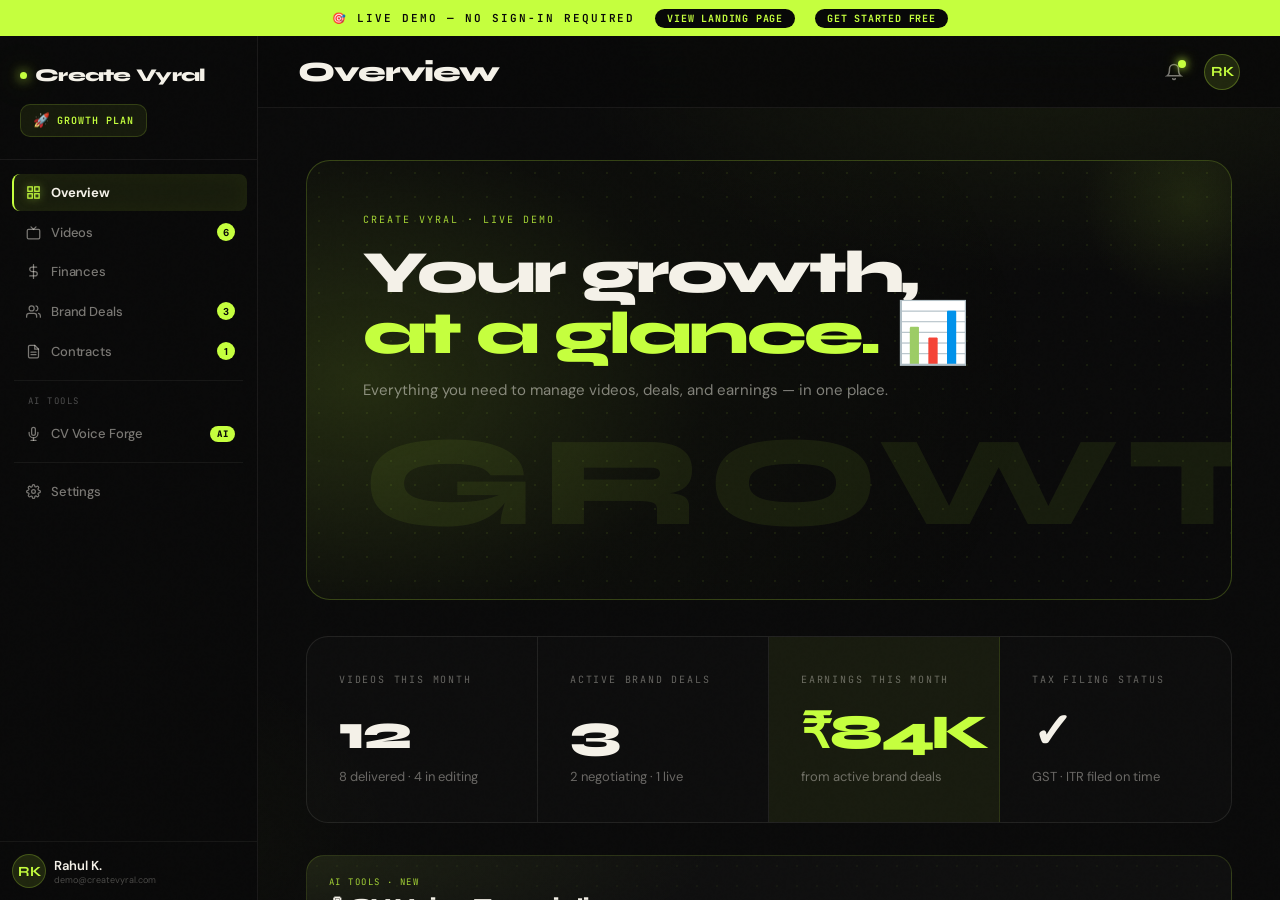
<file: demo.html>
<!DOCTYPE html>
<html lang="en">
<head>
<meta charset="UTF-8"/>
<meta name="viewport" content="width=device-width, initial-scale=1.0"/>
<title>Create Vyral — Live Demo</title>
<link rel="preconnect" href="https://fonts.googleapis.com">
<link rel="preconnect" href="https://fonts.gstatic.com" crossorigin>
<link href="https://fonts.googleapis.com/css2?family=Syne:wght@500;600;700;800&family=DM+Sans:wght@300;400;500;600&family=JetBrains+Mono:wght@400;500&display=swap" rel="stylesheet">
<link rel="stylesheet" href="dashboard.css"/>
<style>
/* ── Demo banner ── */
.demo-ribbon {
  position:fixed; top:0; left:0; right:0;
  height:36px;
  background: var(--accent);
  color:#080808;
  display:flex; align-items:center; justify-content:center;
  font-family:'JetBrains Mono',monospace;
  font-size:11px; font-weight:600; letter-spacing:.18em;
  text-transform:uppercase; z-index:9999;
  gap:20px;
}
.demo-ribbon a {
  background:#080808; color:var(--accent);
  padding:3px 12px; border-radius:99px;
  font-size:10px; font-weight:700;
  text-decoration:none; letter-spacing:.08em;
}
.demo-ribbon a:hover { opacity:.85; }

/* Push app down by ribbon height */
.app { margin-top:36px; height:calc(100vh - 36px); }
.sidebar { height:calc(100vh - 36px); }
.dash-section { height:calc(100vh - 36px - 72px) !important; }

/* Active section always visible in demo */
.demo-section { display:block !important; }

/* Tab nav */
.demo-tabs {
  display:flex; gap:0;
  border-bottom:1px solid rgba(244,241,232,.08);
  margin-bottom:0; padding:0 48px;
  background:rgba(9,9,9,.95);
  position:sticky; top:72px; z-index:30;
}
.demo-tab {
  padding:14px 20px;
  font-family:'JetBrains Mono',monospace;
  font-size:10px; font-weight:600; letter-spacing:.14em;
  text-transform:uppercase;
  color:rgba(244,241,232,.35);
  cursor:pointer; border-bottom:2px solid transparent;
  transition:all .15s; background:none; border-top:none;
  border-left:none; border-right:none;
}
.demo-tab:hover { color:rgba(244,241,232,.7); }
.demo-tab.active {
  color:var(--accent);
  border-bottom-color:var(--accent);
}

/* Demo section panels */
.demo-panel { display:none; }
.demo-panel.active { display:block; }

/* Chart bar visual */
.chart-bar-visual {
  display:flex; align-items:flex-end; gap:8px;
  height:100px; padding:0 0 12px;
}
.cb { flex:1; border-radius:4px 4px 0 0; background:rgba(197,255,62,.15); min-height:10px; }
.cb.hi { background:var(--accent); }

/* Pill filter active */
.filter-btn.active {
  background:rgba(197,255,62,.1);
  border-color:rgba(197,255,62,.3);
  color:var(--accent);
}

/* Empty state */
.empty-state {
  text-align:center; padding:60px 20px;
  color:rgba(244,241,232,.25);
  font-size:13px; line-height:1.8;
}
.empty-state .es-icon { font-size:2.5rem; margin-bottom:12px; display:block; }
.empty-state strong { display:block; font-family:'Syne',sans-serif; font-weight:700; font-size:17px; letter-spacing:-.02em; color:rgba(244,241,232,.4); margin-bottom:6px; }
</style>
</head>
<body>

<!-- Demo ribbon -->
<div class="demo-ribbon">
  <span>🎯 LIVE DEMO — No sign-in required</span>
  <a href="index.html">View Landing Page</a>
  <a href="auth.html">Get Started Free</a>
</div>

<div class="app" id="app">

  <!-- ════════ SIDEBAR ════════ -->
  <aside class="sidebar">
    <div class="sb-top">
      <a href="index.html" class="sb-logo">
        <span class="dot"></span> Create Vyral
      </a>
      <div class="sb-plan-badge">
        <span class="spb-icon">🚀</span>
        <span class="spb-name">GROWTH PLAN</span>
      </div>
    </div>

    <nav class="sb-nav">
      <a href="#" class="sb-link active" onclick="switchTab('overview',this)">
        <svg class="sb-ico" viewBox="0 0 24 24" fill="none" stroke="currentColor" stroke-width="2" stroke-linecap="round"><rect x="3" y="3" width="7" height="7"/><rect x="14" y="3" width="7" height="7"/><rect x="14" y="14" width="7" height="7"/><rect x="3" y="14" width="7" height="7"/></svg>
        Overview
      </a>
      <a href="#" class="sb-link" onclick="switchTab('videos',this)">
        <svg class="sb-ico" viewBox="0 0 24 24" fill="none" stroke="currentColor" stroke-width="2" stroke-linecap="round"><rect x="2" y="7" width="20" height="15" rx="2"/><path d="M16 3l-4 4-4-4"/></svg>
        Videos
        <span class="sb-badge">6</span>
      </a>
      <a href="#" class="sb-link" onclick="switchTab('finances',this)">
        <svg class="sb-ico" viewBox="0 0 24 24" fill="none" stroke="currentColor" stroke-width="2" stroke-linecap="round"><line x1="12" y1="1" x2="12" y2="23"/><path d="M17 5H9.5a3.5 3.5 0 0 0 0 7h5a3.5 3.5 0 0 1 0 7H6"/></svg>
        Finances
      </a>
      <a href="#" class="sb-link" onclick="switchTab('deals',this)">
        <svg class="sb-ico" viewBox="0 0 24 24" fill="none" stroke="currentColor" stroke-width="2" stroke-linecap="round"><path d="M17 21v-2a4 4 0 0 0-4-4H5a4 4 0 0 0-4 4v2"/><circle cx="9" cy="7" r="4"/><path d="M23 21v-2a4 4 0 0 0-3-3.87"/><path d="M16 3.13a4 4 0 0 1 0 7.75"/></svg>
        Brand Deals
        <span class="sb-badge">3</span>
      </a>
      <a href="#" class="sb-link" onclick="switchTab('contracts',this)">
        <svg class="sb-ico" viewBox="0 0 24 24" fill="none" stroke="currentColor" stroke-width="2" stroke-linecap="round"><path d="M14 2H6a2 2 0 0 0-2 2v16a2 2 0 0 0 2 2h12a2 2 0 0 0 2-2V8z"/><polyline points="14 2 14 8 20 8"/><line x1="16" y1="13" x2="8" y2="13"/><line x1="16" y1="17" x2="8" y2="17"/></svg>
        Contracts
        <span class="sb-badge">1</span>
      </a>

      <div class="sb-divider"></div>
      <div class="sb-section-label mono">AI TOOLS</div>
      <a href="voice-forge.html" class="sb-link sb-vf-link">
        <svg class="sb-ico" viewBox="0 0 24 24" fill="none" stroke="currentColor" stroke-width="2" stroke-linecap="round"><path d="M12 2a3 3 0 0 0-3 3v7a3 3 0 0 0 6 0V5a3 3 0 0 0-3-3z"/><path d="M19 10v2a7 7 0 0 1-14 0v-2"/><line x1="12" y1="19" x2="12" y2="23"/><line x1="8" y1="23" x2="16" y2="23"/></svg>
        CV Voice Forge
        <span class="sb-ai-badge">AI</span>
      </a>
      <div class="sb-divider"></div>

      <a href="#" class="sb-link" onclick="switchTab('settings',this)">
        <svg class="sb-ico" viewBox="0 0 24 24" fill="none" stroke="currentColor" stroke-width="2" stroke-linecap="round"><circle cx="12" cy="12" r="3"/><path d="M19.4 15a1.65 1.65 0 0 0 .33 1.82l.06.06a2 2 0 0 1-2.83 2.83l-.06-.06a1.65 1.65 0 0 0-1.82-.33 1.65 1.65 0 0 0-1 1.51V21a2 2 0 0 1-4 0v-.09A1.65 1.65 0 0 0 9 19.4a1.65 1.65 0 0 0-1.82.33l-.06.06a2 2 0 0 1-2.83-2.83l.06-.06A1.65 1.65 0 0 0 4.68 15a1.65 1.65 0 0 0-1.51-1H3a2 2 0 0 1 0-4h.09A1.65 1.65 0 0 0 4.6 9a1.65 1.65 0 0 0-.33-1.82l-.06-.06a2 2 0 0 1 2.83-2.83l.06.06A1.65 1.65 0 0 0 9 4.68a1.65 1.65 0 0 0 1-1.51V3a2 2 0 0 1 4 0v.09a1.65 1.65 0 0 0 1 1.51 1.65 1.65 0 0 0 1.82-.33l.06-.06a2 2 0 0 1 2.83 2.83l-.06.06A1.65 1.65 0 0 0 19.4 9a1.65 1.65 0 0 0 1.51 1H21a2 2 0 0 1 0 4h-.09a1.65 1.65 0 0 0-1.51 1z"/></svg>
        Settings
      </a>
    </nav>

    <div class="sb-bottom">
      <div class="sb-avatar">RK</div>
      <div class="sb-user">
        <div class="sb-user-info">
          <div class="sb-name">Rahul K.</div>
          <div class="sb-email">demo@createvyral.com</div>
        </div>
      </div>
    </div>
  </aside>

  <!-- ════════ MAIN ════════ -->
  <div class="main">

    <!-- TOPBAR -->
    <header class="topbar">
      <div class="topbar-title" id="topbarTitle">Overview</div>
      <div class="topbar-right">
        <button class="notif-btn">
          <svg width="18" height="18" viewBox="0 0 24 24" fill="none" stroke="currentColor" stroke-width="2" stroke-linecap="round"><path d="M18 8A6 6 0 0 0 6 8c0 7-3 9-3 9h18s-3-2-3-9"/><path d="M13.73 21a2 2 0 0 1-3.46 0"/></svg>
          <span class="notif-dot"></span>
        </button>
        <div class="tb-avatar">RK</div>
      </div>
    </header>

    <!-- ══ OVERVIEW ══ -->
    <div class="dash-section demo-panel active" id="panel-overview">
      <div class="section-inner">

        <!-- Welcome banner -->
        <div class="welcome-banner">
          <div class="wb-text">
            <span class="wb-eyebrow mono">CREATE VYRAL · LIVE DEMO</span>
            <div class="wb-hi">Your growth,<br><em>at a glance.</em> 📊</div>
            <div class="wb-sub">Everything you need to manage videos, deals, and earnings — in one place.</div>
          </div>
          <div class="wb-plan">GROWTH</div>
        </div>

        <!-- Stat grid -->
        <div class="stat-grid">
          <div class="stat-card">
            <div class="sc-body">
              <span class="sc-label">Videos This Month</span>
              <div class="sc-value">12</div>
              <div class="sc-sub">8 delivered · 4 in editing</div>
            </div>
          </div>
          <div class="stat-card">
            <div class="sc-body">
              <span class="sc-label">Active Brand Deals</span>
              <div class="sc-value">3</div>
              <div class="sc-sub">2 negotiating · 1 live</div>
            </div>
          </div>
          <div class="stat-card accent-card">
            <div class="sc-body">
              <span class="sc-label">Earnings This Month</span>
              <div class="sc-value">₹84K</div>
              <div class="sc-sub">from active brand deals</div>
            </div>
          </div>
          <div class="stat-card">
            <div class="sc-body">
              <span class="sc-label">Tax Filing Status</span>
              <div class="sc-value">✓</div>
              <div class="sc-sub">GST · ITR filed on time</div>
            </div>
          </div>
        </div>

        <!-- CV Voice Forge banner -->
        <div class="vf-overview-banner">
          <div class="vf-ob-top">
            <span class="vf-ob-eyebrow mono">AI TOOLS · NEW</span>
            <div class="vf-ob-title">🎙 CV Voice Forge is live</div>
            <div class="vf-ob-sub">Generate speech, clone your voice &amp; dub videos with AI.</div>
          </div>
          <div class="vf-ob-bottom">
            <div class="vf-ob-stats">
              <div class="vf-ob-stat"><span>47</span><label>Generations</label></div>
              <div class="vf-ob-stat"><span>3</span><label>Voices</label></div>
            </div>
            <a href="voice-forge.html" class="vf-ob-cta">Open CV Voice Forge →</a>
          </div>
        </div>

        <!-- Bottom cards -->
        <div class="overview-bottom">
          <div class="ov-card">
            <div class="ov-card-head">
              <h3>Recent Activity</h3>
            </div>
            <div class="activity-list">
              <div class="activity-item">
                <div class="ai-icon">🎬</div>
                <div>
                  <div class="ai-msg">Video <strong>"Diwali Gift Ideas 2025"</strong> delivered</div>
                  <div class="ai-time">2 hours ago</div>
                </div>
              </div>
              <div class="activity-item">
                <div class="ai-icon">🤝</div>
                <div>
                  <div class="ai-msg">New brand deal from <strong>Mamaearth</strong> — ₹45,000</div>
                  <div class="ai-time">Yesterday</div>
                </div>
              </div>
              <div class="activity-item">
                <div class="ai-icon">📝</div>
                <div>
                  <div class="ai-msg">Contract signed with <strong>boAt Lifestyle</strong></div>
                  <div class="ai-time">2 days ago</div>
                </div>
              </div>
              <div class="activity-item">
                <div class="ai-icon">💰</div>
                <div>
                  <div class="ai-msg">Payment of <strong>₹38,000</strong> received from Sugar Cosmetics</div>
                  <div class="ai-time">3 days ago</div>
                </div>
              </div>
            </div>
          </div>
          <div class="ov-card">
            <div class="ov-card-head">
              <h3>Action Needed</h3>
            </div>
            <div class="action-list">
              <div class="action-item">
                <div class="ai-icon">⚠️</div>
                <div class="ai-msg">Review contract for <strong>Noise brand deal</strong></div>
                <button class="action-btn">Review</button>
              </div>
              <div class="action-item all-clear">
                <div class="ai-icon">✅</div>
                <div class="ai-msg">GST filing for Oct 2025 complete</div>
              </div>
            </div>
            <div style="margin-top:20px;">
              <div class="ov-card-head">
                <h3>Your Team</h3>
              </div>
              <div class="team-list">
                <div class="team-item">
                  <div class="team-avatar">AK</div>
                  <div class="team-info">
                    <div class="team-name">Arun Kumar</div>
                    <div class="team-role">Video Editor</div>
                  </div>
                  <div class="team-status"></div>
                </div>
                <div class="team-item">
                  <div class="team-avatar">PM</div>
                  <div class="team-info">
                    <div class="team-name">Preethi M.</div>
                    <div class="team-role">CA &amp; Tax</div>
                  </div>
                  <div class="team-status"></div>
                </div>
                <div class="team-item">
                  <div class="team-avatar">SS</div>
                  <div class="team-info">
                    <div class="team-name">Sundar S.</div>
                    <div class="team-role">Brand Deals</div>
                  </div>
                  <div class="team-status"></div>
                </div>
              </div>
            </div>
          </div>
        </div>

      </div>
    </div>

    <!-- ══ VIDEOS ══ -->
    <div class="dash-section demo-panel" id="panel-videos">
      <div class="section-inner">
        <div class="section-header">
          <div>
            <span class="section-eyebrow mono">01 · VIDEO EDITING</span>
            <h1 class="section-title">Editing Queue</h1>
            <p class="section-desc">Your editing queue and delivery tracker.</p>
          </div>
          <button class="btn-accent">+ Request New Video</button>
        </div>

        <!-- Progress bar -->
        <div class="videos-progress" style="margin-bottom:24px;">
          <div class="vp-item"><div class="vp-dot green"></div><span class="vp-label">Delivered</span><strong class="vp-count" style="margin-left:6px">8</strong></div>
          <div class="vp-item"><div class="vp-dot blue"></div><span class="vp-label">In Editing</span><strong class="vp-count" style="margin-left:6px">3</strong></div>
          <div class="vp-item"><div class="vp-dot amber"></div><span class="vp-label">In Review</span><strong class="vp-count" style="margin-left:6px">1</strong></div>
          <div class="vp-bar-wrap"><div class="vp-bar"><div class="vp-fill" style="width:67%"></div></div></div>
          <span class="mono" style="color:var(--accent);font-size:11px;">67% COMPLETE</span>
        </div>

        <div class="table-card">
          <div class="tc-head">
            <h3>Editing Queue</h3>
            <div class="tc-filters">
              <button class="filter-btn active">All</button>
              <button class="filter-btn">In Queue</button>
              <button class="filter-btn">Editing</button>
              <button class="filter-btn">Review</button>
              <button class="filter-btn">Delivered</button>
            </div>
          </div>
          <div class="table-wrap">
            <table class="data-table">
              <thead><tr>
                <th>Title</th><th>Platform</th><th>Status</th><th>Due Date</th><th>Editor</th>
              </tr></thead>
              <tbody>
                <tr>
                  <td class="td-title">Diwali Gift Ideas 2025 — Full Haul</td>
                  <td>YouTube</td>
                  <td><span class="badge badge-green">Delivered</span></td>
                  <td>Oct 28</td>
                  <td>Arun K.</td>
                </tr>
                <tr>
                  <td class="td-title">Morning Routine with Skincare ft. Mamaearth</td>
                  <td>Instagram Reel</td>
                  <td><span class="badge badge-blue">Editing</span></td>
                  <td>Nov 2</td>
                  <td>Arun K.</td>
                </tr>
                <tr>
                  <td class="td-title">Honest Review: boAt Airdopes 141</td>
                  <td>YouTube</td>
                  <td><span class="badge badge-amber">Review</span></td>
                  <td>Nov 4</td>
                  <td>Arun K.</td>
                </tr>
                <tr>
                  <td class="td-title">Top 10 Budget Gadgets Under ₹500</td>
                  <td>YouTube Shorts</td>
                  <td><span class="badge badge-gray">In Queue</span></td>
                  <td>Nov 7</td>
                  <td>—</td>
                </tr>
                <tr>
                  <td class="td-title">Navratri Look: Sugar Cosmetics Collaboration</td>
                  <td>Instagram Reel</td>
                  <td><span class="badge badge-green">Delivered</span></td>
                  <td>Oct 22</td>
                  <td>Arun K.</td>
                </tr>
              </tbody>
            </table>
          </div>
        </div>
      </div>
    </div>

    <!-- ══ FINANCES ══ -->
    <div class="dash-section demo-panel" id="panel-finances">
      <div class="section-inner">
        <div class="section-header">
          <div>
            <span class="section-eyebrow mono">02 · CA &amp; TAX</span>
            <h1 class="section-title">Finances</h1>
            <p class="section-desc">Your CA-managed tax filings, TDS, and earnings.</p>
          </div>
        </div>

        <div class="finance-cards">
          <div class="fin-card">
            <span class="fin-card-label">Total Earnings</span>
            <div class="fin-card-title">This Financial Year</div>
            <div class="fin-card-value">₹6.4L</div>
            <div class="fin-card-sub">Apr 2025 – Nov 2025</div>
          </div>
          <div class="fin-card accent-card" style="background:rgba(197,255,62,.06);border-color:rgba(197,255,62,.2);">
            <span class="fin-card-label">This Month</span>
            <div class="fin-card-title">October Earnings</div>
            <div class="fin-card-value" style="color:var(--accent)">₹84,000</div>
            <div class="fin-card-sub">↑ 18% vs last month</div>
          </div>
          <div class="fin-card">
            <span class="fin-card-label">TDS Deducted</span>
            <div class="fin-card-title">Total Withheld</div>
            <div class="fin-card-value">₹64,000</div>
            <div class="fin-card-sub">10% at source</div>
          </div>
        </div>

        <div class="finance-bottom">
          <div class="ov-card">
            <div class="ov-card-head">
              <h3>Earnings Breakdown</h3>
            </div>
            <div class="earnings-chart">
              <div class="chart-bar-visual">
                <div class="cb" style="height:40%"></div>
                <div class="cb" style="height:55%"></div>
                <div class="cb" style="height:48%"></div>
                <div class="cb" style="height:70%"></div>
                <div class="cb" style="height:62%"></div>
                <div class="cb" style="height:85%"></div>
                <div class="cb hi" style="height:100%"></div>
              </div>
            </div>
            <div class="earnings-table">
              <div class="et-row"><div class="et-source"><div class="et-dot" style="background:var(--accent)"></div>Brand Deals</div><div class="et-amount">₹54,000</div></div>
              <div class="et-row"><div class="et-source"><div class="et-dot" style="background:#60a5fa"></div>YouTube AdSense</div><div class="et-amount">₹18,400</div></div>
              <div class="et-row"><div class="et-source"><div class="et-dot" style="background:#f472b6"></div>Instagram Collab</div><div class="et-amount">₹11,600</div></div>
            </div>
          </div>
          <div class="ov-card">
            <div class="ov-card-head"><h3>TDS Summary</h3></div>
            <div class="tds-block">
              <div class="tds-row"><span class="tds-label">Gross Income</span><div class="tds-val">₹84,000</div></div>
              <div class="tds-row"><span class="tds-label">TDS Deducted (10%)</span><div class="tds-val amber">- ₹8,400</div></div>
              <div class="tds-row"><span class="tds-label">Net Receivable</span><div class="tds-val green">₹75,600</div></div>
            </div>
            <div class="ov-card-head" style="margin-top:20px;"><h3>Investments</h3></div>
            <div class="invest-block">
              <div class="invest-row"><span>Mutual Funds</span><strong>₹15,000/mo</strong></div>
              <div class="invest-row"><span>PPF Contribution</span><strong>₹5,000/mo</strong></div>
              <div class="invest-tip">💡 <strong>CA Tip:</strong> Your 80C limit is ₹86,000 utilised of ₹1.5L. Add ₹64K more before March.</div>
            </div>
          </div>
        </div>
      </div>
    </div>

    <!-- ══ BRAND DEALS ══ -->
    <div class="dash-section demo-panel" id="panel-deals">
      <div class="section-inner">
        <div class="section-header">
          <div>
            <span class="section-eyebrow mono">03 · BRAND DEALS</span>
            <h1 class="section-title">Collaborations</h1>
            <p class="section-desc">Your active deals, pipeline, and completed collaborations.</p>
          </div>
        </div>

        <div class="deals-cards">
          <div class="deal-card">
            <div class="dc-brand">Mamaearth</div>
            <div class="dc-niche">Skincare · Beauty</div>
            <div class="dc-amount">₹45,000</div>
            <div class="dc-meta">
              <span class="badge badge-blue">Negotiating</span>
              <span class="dc-due">Due Nov 15</span>
            </div>
          </div>
          <div class="deal-card">
            <div class="dc-brand">boAt Lifestyle</div>
            <div class="dc-niche">Audio · Tech</div>
            <div class="dc-amount">₹28,000</div>
            <div class="dc-meta">
              <span class="badge badge-green">Active</span>
              <span class="dc-due">Due Nov 4</span>
            </div>
          </div>
          <div class="deal-card">
            <div class="dc-brand">Sugar Cosmetics</div>
            <div class="dc-niche">Beauty · Makeup</div>
            <div class="dc-amount">₹38,000</div>
            <div class="dc-meta">
              <span class="badge badge-green">Completed</span>
              <span class="dc-due">Paid Oct 22</span>
            </div>
          </div>
        </div>

        <div class="table-card">
          <div class="tc-head">
            <h3>All Collaborations</h3>
            <div class="tc-filters">
              <button class="filter-btn active">All</button>
              <button class="filter-btn">Active</button>
              <button class="filter-btn">Negotiating</button>
              <button class="filter-btn">Completed</button>
            </div>
          </div>
          <div class="table-wrap">
            <table class="data-table">
              <thead><tr>
                <th>Brand</th><th>Niche</th><th>Value</th><th>Status</th><th>Due Date</th>
              </tr></thead>
              <tbody>
                <tr><td><strong>Mamaearth</strong></td><td>Skincare</td><td class="td-amount">₹45,000</td><td><span class="badge badge-blue">Negotiating</span></td><td>Nov 15</td></tr>
                <tr><td><strong>boAt Lifestyle</strong></td><td>Audio Tech</td><td class="td-amount">₹28,000</td><td><span class="badge badge-green">Active</span></td><td>Nov 4</td></tr>
                <tr><td><strong>Sugar Cosmetics</strong></td><td>Beauty</td><td class="td-amount">₹38,000</td><td><span class="badge badge-green">Completed</span></td><td>Paid</td></tr>
              </tbody>
            </table>
          </div>
        </div>
      </div>
    </div>

    <!-- ══ CONTRACTS ══ -->
    <div class="dash-section demo-panel" id="panel-contracts">
      <div class="section-inner">
        <div class="section-header">
          <div>
            <span class="section-eyebrow mono">04 · LEGAL</span>
            <h1 class="section-title">Contracts</h1>
            <p class="section-desc">Every contract reviewed by the Create Vyral legal team before you sign.</p>
          </div>
        </div>

        <div class="contracts-list">
          <div class="contract-card pending">
            <div class="cc-left">
              <div class="cc-brand">Noise — Noise ColorFit Pro 5</div>
              <div class="cc-type">Dedicated Review · YouTube + Instagram</div>
              <div class="cc-notes">1 YouTube video (8–12 min) + 2 Instagram Reels. Usage rights: 6 months digital only.</div>
            </div>
            <div class="cc-right">
              <div class="cc-value">₹32,000</div>
              <span class="badge badge-amber">Pending Signature</span>
              <div class="cc-date">Received Nov 1, 2025</div>
            </div>
          </div>
          <div class="contract-card signed">
            <div class="cc-left">
              <div class="cc-brand">boAt Lifestyle — Airdopes 141</div>
              <div class="cc-type">Honest Review · YouTube</div>
              <div class="cc-notes">1 YouTube video (6–10 min). No exclusivity clause. Standard FTC disclosure required.</div>
            </div>
            <div class="cc-right">
              <div class="cc-value">₹28,000</div>
              <span class="badge badge-green">Signed</span>
              <div class="cc-date">Signed Oct 29, 2025</div>
            </div>
          </div>
        </div>
      </div>
    </div>

    <!-- ══ SETTINGS ══ -->
    <div class="dash-section demo-panel" id="panel-settings">
      <div class="section-inner">
        <div class="section-header">
          <div>
            <span class="section-eyebrow mono">05 · ACCOUNT</span>
            <h1 class="section-title">Settings</h1>
            <p class="section-desc">Manage your profile, plan, and preferences.</p>
          </div>
        </div>

        <div class="settings-grid">
          <div class="settings-card">
            <div class="sc-title">Profile</div>
            <div class="field"><label>Full Name</label><input type="text" value="Rahul Kumar" readonly/></div>
            <div class="field"><label>Email</label><input type="text" value="demo@createvyral.com" readonly/></div>
            <div class="field"><label>Channel Name</label><input type="text" value="RahulTech Tamil" readonly/></div>
          </div>
          <div class="settings-card">
            <div class="sc-title">Subscription Plan</div>
            <div class="plan-display">
              <div class="pd-plan">🚀 GROWTH</div>
              <div class="pd-price">₹4,999/month · Billed monthly</div>
            </div>
            <div class="plan-features-list">
              <div class="pfl-item">Unlimited video editing requests</div>
              <div class="pfl-item">CA &amp; Tax filing (GST + ITR)</div>
              <div class="pfl-item">Brand deal sourcing &amp; negotiation</div>
              <div class="pfl-item">CV Voice Forge AI access</div>
              <div class="pfl-item">Dedicated account manager</div>
            </div>
          </div>
        </div>
      </div>
    </div>

  </div><!-- /main -->
</div><!-- /app -->

<script>
function switchTab(panel, el) {
  // Update sidebar active state
  document.querySelectorAll('.sb-link').forEach(l => l.classList.remove('active'));
  if (el) el.classList.add('active');

  // Update topbar title
  const titles = {
    overview:'Overview', videos:'Videos', finances:'Finances',
    deals:'Brand Deals', contracts:'Contracts', settings:'Settings'
  };
  document.getElementById('topbarTitle').textContent = titles[panel] || panel;

  // Show/hide panels
  document.querySelectorAll('.demo-panel').forEach(p => p.classList.remove('active'));
  const target = document.getElementById('panel-' + panel);
  if (target) target.classList.add('active');
}

// Filter button toggle
document.querySelectorAll('.filter-btn').forEach(btn => {
  btn.addEventListener('click', function() {
    this.closest('.tc-filters')?.querySelectorAll('.filter-btn').forEach(b => b.classList.remove('active'));
    this.classList.add('active');
  });
});
</script>
</body>
</html>
</file>
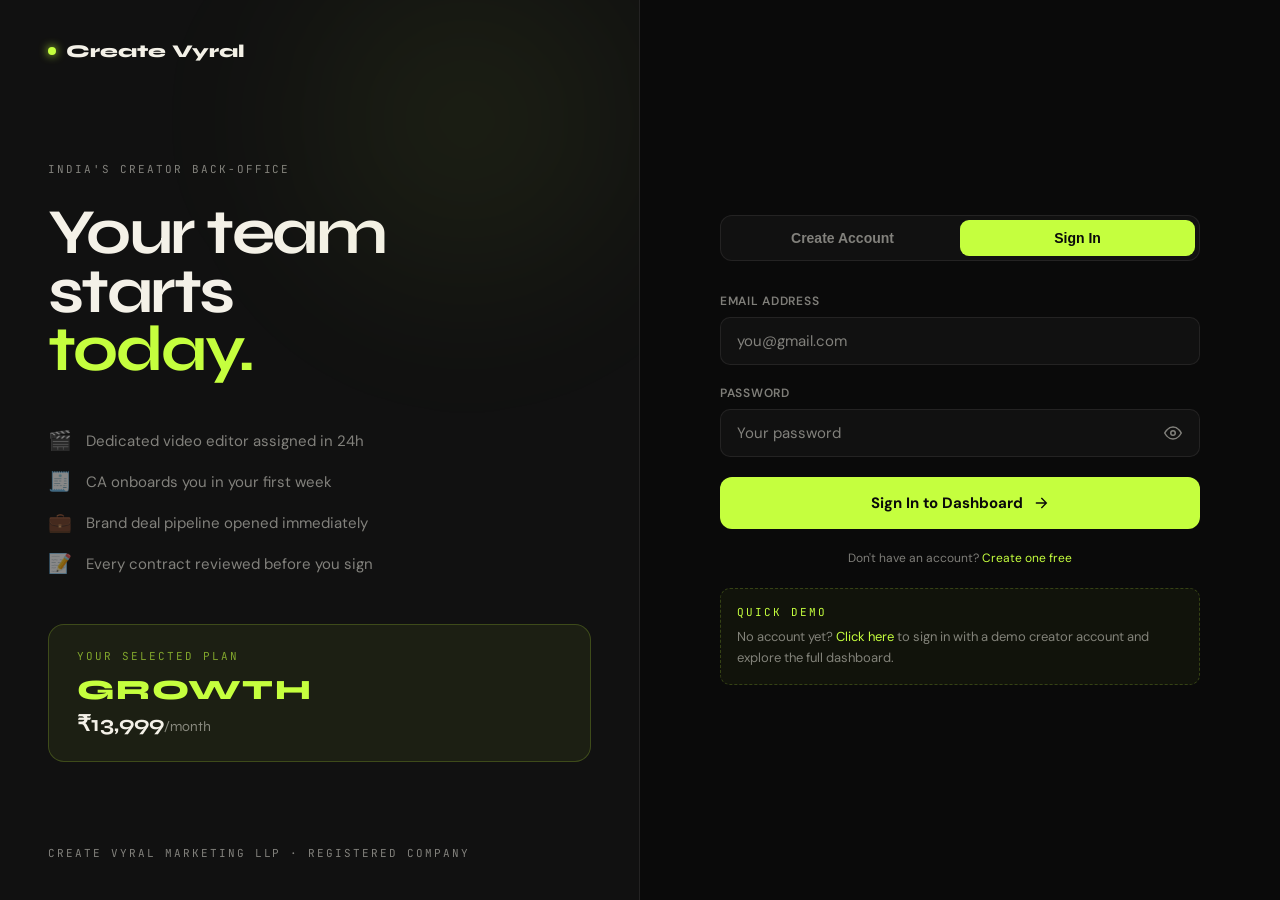
<file: voice-forge.html>
<!DOCTYPE html>
<html lang="en">
<head>
<meta charset="UTF-8"/>
<meta name="viewport" content="width=device-width, initial-scale=1.0"/>
<title>CV Voice Forge — Create Vyral</title>
<link rel="preconnect" href="https://fonts.googleapis.com">
<link rel="preconnect" href="https://fonts.gstatic.com" crossorigin>
<link href="https://fonts.googleapis.com/css2?family=Syne:wght@500;600;700;800&family=DM+Sans:wght@300;400;500;600&family=JetBrains+Mono:wght@400;500&display=swap" rel="stylesheet">
<link rel="stylesheet" href="dashboard.css"/>
<link rel="stylesheet" href="voice-forge.css"/>
<style>
@keyframes vf-spin { to { transform:rotate(360deg); } }
.vf-tab-panel { display:none; }
.vf-tab-panel.active { display:block; }
.vf-sample-panel { display:none; }
.vf-sample-panel.active { display:block; }
.vf-lang-chip { padding:6px 14px; border-radius:99px; border:1px solid rgba(244,241,232,.12); background:transparent; color:rgba(244,241,232,.55); font-size:12px; cursor:pointer; transition:.18s; font-family:'DM Sans',sans-serif; }
.vf-lang-chip.active,.vf-lang-chip:hover { background:rgba(197,255,62,.12); border-color:rgba(197,255,62,.4); color:#C5FF3E; }
.vf-voice-item { display:flex; align-items:center; gap:10px; padding:8px 10px; border-radius:10px; cursor:pointer; transition:.15s; }
.vf-voice-item:hover,.vf-voice-item.active { background:rgba(197,255,62,.08); }
.vf-voice-avatar { width:32px; height:32px; border-radius:8px; background:rgba(255,255,255,.08); display:flex; align-items:center; justify-content:center; font-size:16px; flex-shrink:0; }
.vf-voice-avatar.violet { background:rgba(139,92,246,.15); }
.vf-voice-name { font-size:13px; font-weight:600; flex:1; }
.vf-voice-tag { font-size:10px; font-family:'JetBrains Mono',monospace; color:rgba(244,241,232,.4); flex-shrink:0; }
.vf-project-card { display:flex; align-items:center; gap:12px; padding:12px 14px; border-radius:12px; background:rgba(255,255,255,.04); border:1px solid rgba(244,241,232,.07); margin-bottom:8px; }
.vf-project-avatar { width:38px; height:38px; border-radius:10px; background:linear-gradient(135deg,#C5FF3E,#4ade80); display:flex; align-items:center; justify-content:center; font-weight:700; color:#080808; font-size:15px; flex-shrink:0; }
.vf-project-info { flex:1; min-width:0; }
.vf-project-name { font-size:13px; font-weight:600; }
.vf-project-meta { font-size:11px; color:rgba(244,241,232,.45); margin-top:2px; font-family:'JetBrains Mono',monospace; }
.vf-project-badge { font-size:10px; font-family:'JetBrains Mono',monospace; font-weight:700; padding:3px 8px; border-radius:99px; letter-spacing:.06em; flex-shrink:0; }
.vf-project-badge.ready { background:rgba(197,255,62,.12); color:#C5FF3E; border:1px solid rgba(197,255,62,.3); }
.vf-project-badge.demo  { background:rgba(245,158,11,.1); color:#f59e0b; border:1px solid rgba(245,158,11,.25); }
.vf-history-item { display:flex; align-items:center; gap:10px; padding:9px 12px; border-radius:10px; cursor:pointer; border:1px solid rgba(244,241,232,.06); margin-bottom:6px; transition:.15s; }
.vf-history-item:hover { background:rgba(255,255,255,.04); }
.vf-hist-icon { width:28px; height:28px; border-radius:7px; background:rgba(197,255,62,.08); display:flex; align-items:center; justify-content:center; flex-shrink:0; }
.vf-hist-text { flex:1; min-width:0; }
.vf-hist-excerpt { font-size:12px; font-weight:500; white-space:nowrap; overflow:hidden; text-overflow:ellipsis; }
.vf-hist-meta { font-size:10px; color:rgba(244,241,232,.4); margin-top:2px; font-family:'JetBrains Mono',monospace; }
.vf-hist-dl { color:rgba(244,241,232,.4); padding:4px; flex-shrink:0; }
.vf-hist-dl:hover { color:#C5FF3E; }
.vf-empty-state { text-align:center; padding:40px 20px; color:rgba(244,241,232,.3); }
.vf-empty-state p { margin:8px 0 0; font-size:13px; }
.vf-empty-state small { font-size:11px; display:block; margin-top:4px; }
.upload-zone { border:1.5px dashed rgba(244,241,232,.15); border-radius:14px; padding:28px; text-align:center; cursor:pointer; transition:.18s; background:rgba(255,255,255,.02); }
.upload-zone:hover,.upload-zone.drag-over { border-color:rgba(197,255,62,.4); background:rgba(197,255,62,.04); }
.upload-zone svg { margin-bottom:10px; opacity:.5; }
.upload-zone p { font-size:13px; color:rgba(244,241,232,.6); margin:0; }
.upload-zone small { font-size:11px; color:rgba(244,241,232,.35); font-family:'JetBrains Mono',monospace; }
.upload-ready { display:none; align-items:center; gap:8px; margin-top:10px; padding:8px 12px; background:rgba(197,255,62,.08); border:1px solid rgba(197,255,62,.2); border-radius:8px; font-size:12px; }
.rec-ready { display:none; align-items:center; gap:8px; margin-top:10px; padding:8px 12px; background:rgba(197,255,62,.08); border:1px solid rgba(197,255,62,.2); border-radius:8px; font-size:12px; }
.rec-btn { display:flex; align-items:center; gap:8px; padding:10px 16px; border-radius:10px; border:1px solid rgba(244,241,232,.12); background:rgba(255,255,255,.04); cursor:pointer; font-size:13px; width:100%; justify-content:center; transition:.18s; font-family:'DM Sans',sans-serif; color:rgba(244,241,232,.8); }
.rec-btn:hover { border-color:rgba(197,255,62,.3); color:#C5FF3E; }
.rec-btn.recording { border-color:rgba(239,68,68,.5); color:#ef4444; background:rgba(239,68,68,.08); animation:vf-pulse 1s infinite; }
@keyframes vf-pulse { 0%,100%{opacity:1} 50%{opacity:.6} }
.dub-progress-bar { height:6px; background:rgba(255,255,255,.08); border-radius:99px; overflow:hidden; margin:10px 0; }
.dub-progress-fill { height:100%; background:linear-gradient(90deg,#C5FF3E,#4ade80); border-radius:99px; transition:width .5s ease; }
.vf-status-pill { display:inline-flex; align-items:center; padding:3px 10px; border-radius:99px; font-size:10px; font-family:'JetBrains Mono',monospace; font-weight:700; letter-spacing:.08em; }
.vf-status-pill.warning { background:rgba(245,158,11,.1); color:#f59e0b; }
.vf-status-pill.success  { background:rgba(197,255,62,.12); color:#C5FF3E; }
.vf-status-pill.error    { background:rgba(239,68,68,.1); color:#ef4444; }
/* Output card */
#outputCard { display:none; margin-top:16px; padding:16px; background:rgba(255,255,255,.04); border:1px solid rgba(244,241,232,.08); border-radius:14px; }
.player-row { display:flex; align-items:center; gap:10px; }
.player-btn { width:34px; height:34px; border-radius:99px; background:rgba(197,255,62,.15); border:1px solid rgba(197,255,62,.3); color:#C5FF3E; cursor:pointer; display:flex; align-items:center; justify-content:center; flex-shrink:0; }
.player-btn:hover { background:rgba(197,255,62,.25); }
.player-bar-wrap { flex:1; height:4px; background:rgba(255,255,255,.1); border-radius:99px; cursor:pointer; position:relative; }
#playerFill { height:100%; background:#C5FF3E; border-radius:99px; width:0; }
.player-time { font-family:'JetBrains Mono',monospace; font-size:10px; color:rgba(244,241,232,.45); white-space:nowrap; }
.dl-btn { padding:6px 14px; border-radius:99px; background:rgba(255,255,255,.06); border:1px solid rgba(244,241,232,.12); font-size:11px; color:rgba(244,241,232,.7); text-decoration:none; font-family:'JetBrains Mono',monospace; }
.dl-btn:hover { border-color:rgba(197,255,62,.4); color:#C5FF3E; }
/* Hero */
.vf-hero-banner { background:rgba(255,255,255,.03); border:1px solid rgba(244,241,232,.07); border-radius:20px; padding:28px 32px; margin-bottom:24px; display:flex; justify-content:space-between; align-items:center; flex-wrap:wrap; gap:16px; }
.vf-hero-text .wb-eyebrow { font-size:10px; letter-spacing:.2em; font-family:'JetBrains Mono',monospace; color:rgba(244,241,232,.45); text-transform:uppercase; display:block; margin-bottom:8px; }
.vf-hero-title { font-family:'Syne',sans-serif; font-size:clamp(22px,2.8vw,34px); font-weight:800; letter-spacing:-.04em; }
.vf-hero-sub { font-size:13px; color:rgba(244,241,232,.5); margin-top:6px; }
.vf-hero-stats { display:flex; align-items:center; gap:0; }
.vf-hstat { text-align:center; padding:0 24px; }
.vf-hstat-val { font-family:'Syne',sans-serif; font-size:28px; font-weight:800; letter-spacing:-.04em; color:#C5FF3E; }
.vf-hstat-label { font-size:10px; font-family:'JetBrains Mono',monospace; color:rgba(244,241,232,.4); margin-top:2px; letter-spacing:.1em; }
.vf-hstat-divider { width:1px; height:40px; background:rgba(244,241,232,.1); }
/* Paywall */
#vfPaywall { display:none; position:absolute; inset:0; background:rgba(10,10,10,.92); backdrop-filter:blur(12px); z-index:50; align-items:center; justify-content:center; flex-direction:column; gap:16px; border-radius:20px; }
#vfPaywall .pw-badge { font-size:10px; font-family:'JetBrains Mono',monospace; letter-spacing:.18em; text-transform:uppercase; background:rgba(197,255,62,.1); color:#C5FF3E; border:1px solid rgba(197,255,62,.3); padding:4px 12px; border-radius:99px; }
#vfPaywall h2 { font-family:'Syne',sans-serif; font-size:22px; font-weight:800; letter-spacing:-.04em; margin:0; }
#vfPaywall p  { font-size:13px; color:rgba(244,241,232,.5); margin:0; text-align:center; }
#vfPaywall a  { background:#C5FF3E; color:#080808; border-radius:999px; padding:10px 24px; font-weight:700; text-decoration:none; font-size:13px; }
/* Tab nav */
.vf-tab-nav { display:flex; gap:2px; border-bottom:1px solid rgba(244,241,232,.08); margin-bottom:24px; }
.vf-tab-btn { display:flex; align-items:center; gap:6px; padding:10px 18px; font-size:12px; font-family:'JetBrains Mono',monospace; font-weight:600; letter-spacing:.06em; color:rgba(244,241,232,.45); background:transparent; border:none; border-bottom:2px solid transparent; cursor:pointer; transition:.18s; margin-bottom:-1px; }
.vf-tab-btn:hover { color:rgba(244,241,232,.8); }
.vf-tab-btn.active { color:#C5FF3E; border-bottom-color:#C5FF3E; }
/* Sample tabs */
.vf-sample-tabs { display:flex; gap:0; background:rgba(255,255,255,.05); border-radius:10px; padding:3px; margin-bottom:14px; }
.vf-sample-tab { flex:1; padding:7px; text-align:center; font-size:11px; font-family:'JetBrains Mono',monospace; font-weight:600; cursor:pointer; border-radius:8px; color:rgba(244,241,232,.45); transition:.15s; }
.vf-sample-tab.active { background:rgba(255,255,255,.1); color:rgba(244,241,232,.9); }
/* Studio grid */
.vf-studio-grid { display:grid; grid-template-columns:1fr 320px; gap:20px; }
@media (max-width:900px) { .vf-studio-grid { grid-template-columns:1fr; } }
.vf-clone-grid { display:grid; grid-template-columns:1fr 1fr; gap:20px; }
@media (max-width:900px) { .vf-clone-grid { grid-template-columns:1fr; } }
/* Cards */
.vf-card { background:rgba(255,255,255,.03); border:1px solid rgba(244,241,232,.07); border-radius:16px; padding:18px; }
.vf-card-head { display:flex; justify-content:space-between; align-items:center; margin-bottom:12px; }
.vf-card-title { display:flex; align-items:center; gap:7px; font-size:12px; font-weight:600; font-family:'JetBrains Mono',monospace; letter-spacing:.05em; color:rgba(244,241,232,.7); }
/* Text input */
#ttsText { width:100%; min-height:160px; resize:vertical; background:rgba(255,255,255,.04); border:1px solid rgba(244,241,232,.1); border-radius:10px; padding:12px; font-size:13px; color:rgba(244,241,232,.9); font-family:'DM Sans',sans-serif; line-height:1.6; }
#ttsText:focus { outline:none; border-color:rgba(197,255,62,.3); }
.char-bar { height:2px; background:rgba(255,255,255,.08); border-radius:99px; margin-top:6px; overflow:hidden; }
#charFill { height:100%; background:#C5FF3E; border-radius:99px; width:0; transition:width .2s; }
#charFill.warn { background:#ef4444; }
#charCount { font-size:11px; font-family:'JetBrains Mono',monospace; color:rgba(244,241,232,.35); }
#charCount.warn { color:#ef4444; }
/* Lang chips */
#langGrid { display:flex; flex-wrap:wrap; gap:6px; margin:12px 0; }
/* Voice list */
#voiceList { max-height:220px; overflow-y:auto; }
#voiceList::-webkit-scrollbar { width:4px; }
#voiceList::-webkit-scrollbar-thumb { background:rgba(255,255,255,.12); border-radius:99px; }
/* Generate button */
#generateBtn { width:100%; padding:12px; border-radius:12px; background:linear-gradient(135deg,#C5FF3E,#4ade80); border:none; color:#080808; font-weight:700; font-size:14px; cursor:pointer; display:flex; align-items:center; justify-content:center; gap:8px; margin-top:14px; transition:.18s; font-family:'DM Sans',sans-serif; }
#generateBtn:hover { opacity:.9; }
#generateBtn:disabled { opacity:.5; cursor:not-allowed; }
/* Create clone button */
#createCloneBtn { width:100%; padding:11px; border-radius:12px; background:rgba(197,255,62,.15); border:1px solid rgba(197,255,62,.3); color:#C5FF3E; font-weight:700; font-size:13px; cursor:pointer; display:flex; align-items:center; justify-content:center; gap:8px; margin-top:14px; transition:.18s; font-family:'DM Sans',sans-serif; }
#createCloneBtn:hover { background:rgba(197,255,62,.25); }
#createCloneBtn:disabled { opacity:.5; cursor:not-allowed; }
/* Advanced toggle */
#advBody { display:none; padding-top:14px; border-top:1px solid rgba(244,241,232,.07); margin-top:14px; }
#advBody.open { display:block; }
#advChevron { transition:.2s; }
#advChevron.open { transform:rotate(180deg); }
/* Sliders */
input[type=range] { width:100%; accent-color:#C5FF3E; }
/* Select */
select.vf-select { width:100%; padding:8px 12px; background:rgba(255,255,255,.05); border:1px solid rgba(244,241,232,.1); border-radius:8px; color:rgba(244,241,232,.8); font-size:13px; font-family:'DM Sans',sans-serif; }
/* Waveform canvas */
#waveformCanvas { width:100%; height:64px; border-radius:8px; }
/* Toast */
#vfToast { position:fixed; bottom:24px; right:24px; z-index:9999; display:flex; flex-direction:column; gap:8px; }
.vf-toast-item { padding:10px 16px; border-radius:10px; font-size:13px; font-family:'DM Sans',sans-serif; font-weight:500; animation:vf-toast-in .25s ease; max-width:300px; }
@keyframes vf-toast-in { from{opacity:0;transform:translateY(8px)} to{opacity:1;transform:translateY(0)} }
.vf-toast-item.success { background:#1a2e0a; border:1px solid rgba(197,255,62,.3); color:#C5FF3E; }
.vf-toast-item.error   { background:#2e0a0a; border:1px solid rgba(239,68,68,.3); color:#ef4444; }
.vf-toast-item.info    { background:#0a1a2e; border:1px solid rgba(59,130,246,.3); color:#93c5fd; }
/* Voice search */
#voiceSearch { width:100%; padding:7px 10px; background:rgba(255,255,255,.05); border:1px solid rgba(244,241,232,.1); border-radius:8px; font-size:12px; color:rgba(244,241,232,.8); font-family:'DM Sans',sans-serif; margin-bottom:8px; }
#voiceSearch:focus { outline:none; border-color:rgba(197,255,62,.3); }
</style>
</head>
<body>

<div class="app" id="app" style="position:relative;">

  <!-- ════════ SIDEBAR ════════ -->
  <aside class="sidebar" id="sidebar">
    <div class="sb-top">
      <a href="index.html" class="sb-logo"><span class="dot"></span> Create Vyral</a>
      <div class="sb-plan-badge" id="sbPlanBadge">
        <span class="spb-icon" id="sbPlanIcon">🚀</span>
        <span class="spb-name" id="sbPlanName">GROWTH</span>
      </div>
    </div>
    <nav class="sb-nav">
      <a href="dashboard.html" class="sb-link">
        <svg class="sb-ico" viewBox="0 0 24 24" fill="none" stroke="currentColor" stroke-width="2" stroke-linecap="round"><rect x="3" y="3" width="7" height="7"/><rect x="14" y="3" width="7" height="7"/><rect x="14" y="14" width="7" height="7"/><rect x="3" y="14" width="7" height="7"/></svg>
        Overview
      </a>
      <a href="dashboard.html#videos" class="sb-link">
        <svg class="sb-ico" viewBox="0 0 24 24" fill="none" stroke="currentColor" stroke-width="2" stroke-linecap="round"><polygon points="23 7 16 12 23 17 23 7"/><rect x="1" y="5" width="15" height="14" rx="2"/></svg>
        Videos
      </a>
      <a href="dashboard.html#finances" class="sb-link">
        <svg class="sb-ico" viewBox="0 0 24 24" fill="none" stroke="currentColor" stroke-width="2" stroke-linecap="round"><line x1="12" y1="1" x2="12" y2="23"/><path d="M17 5H9.5a3.5 3.5 0 0 0 0 7h5a3.5 3.5 0 0 1 0 7H6"/></svg>
        Finances
      </a>
      <a href="dashboard.html#deals" class="sb-link">
        <svg class="sb-ico" viewBox="0 0 24 24" fill="none" stroke="currentColor" stroke-width="2" stroke-linecap="round"><path d="M16 21v-2a4 4 0 0 0-4-4H6a4 4 0 0 0-4 4v2"/><circle cx="9" cy="7" r="4"/><path d="M22 21v-2a4 4 0 0 0-3-3.87"/><path d="M16 3.13a4 4 0 0 1 0 7.75"/></svg>
        Brand Deals
      </a>
      <a href="dashboard.html#contracts" class="sb-link">
        <svg class="sb-ico" viewBox="0 0 24 24" fill="none" stroke="currentColor" stroke-width="2" stroke-linecap="round"><path d="M14 2H6a2 2 0 0 0-2 2v16a2 2 0 0 0 2 2h12a2 2 0 0 0 2-2V8z"/><polyline points="14 2 14 8 20 8"/></svg>
        Contracts
      </a>
      <div class="sb-divider"></div>
      <div class="sb-section-label mono">AI TOOLS</div>
      <a href="voice-forge.html" class="sb-link active vf-sidebar-link">
        <svg class="sb-ico" viewBox="0 0 24 24" fill="none" stroke="currentColor" stroke-width="2" stroke-linecap="round"><path d="M12 2a3 3 0 0 0-3 3v7a3 3 0 0 0 6 0V5a3 3 0 0 0-3-3z"/><path d="M19 10v2a7 7 0 0 1-14 0v-2"/><line x1="12" y1="19" x2="12" y2="23"/><line x1="8" y1="23" x2="16" y2="23"/></svg>
        CV Voice Forge
        <span class="sb-badge vf-badge">AI</span>
      </a>
      <div class="sb-divider"></div>
      <a href="dashboard.html#settings" class="sb-link">
        <svg class="sb-ico" viewBox="0 0 24 24" fill="none" stroke="currentColor" stroke-width="2" stroke-linecap="round"><circle cx="12" cy="12" r="3"/><path d="M19.4 15a1.65 1.65 0 0 0 .33 1.82l.06.06a2 2 0 0 1-2.83 2.83l-.06-.06a1.65 1.65 0 0 0-1.82-.33 1.65 1.65 0 0 0-1 1.51V21a2 2 0 0 1-4 0v-.09A1.65 1.65 0 0 0 9 19.4a1.65 1.65 0 0 0-1.82.33l-.06.06a2 2 0 0 1-2.83-2.83l.06-.06A1.65 1.65 0 0 0 4.68 15a1.65 1.65 0 0 0-1.51-1H3a2 2 0 0 1 0-4h.09A1.65 1.65 0 0 0 4.6 9a1.65 1.65 0 0 0-.33-1.82l-.06-.06a2 2 0 0 1 2.83-2.83l.06.06A1.65 1.65 0 0 0 9 4.68a1.65 1.65 0 0 0 1-1.51V3a2 2 0 0 1 4 0v.09a1.65 1.65 0 0 0 1 1.51 1.65 1.65 0 0 0 1.82-.33l.06-.06a2 2 0 0 1 2.83 2.83l-.06.06A1.65 1.65 0 0 0 19.4 9a1.65 1.65 0 0 0 1.51 1H21a2 2 0 0 1 0 4h-.09a1.65 1.65 0 0 0-1.51 1z"/></svg>
        Settings
      </a>
    </nav>
    <div class="sb-bottom">
      <div class="sb-user" id="sbUser">
        <div class="sb-avatar" id="sbAvatar">A</div>
        <div class="sb-user-info">
          <div class="sb-name" id="sbName">Creator</div>
          <div class="sb-email mono" id="sbEmail">Loading...</div>
        </div>
      </div>
      <button class="sb-logout" id="logoutBtn" title="Log Out">
        <svg width="15" height="15" viewBox="0 0 24 24" fill="none" stroke="currentColor" stroke-width="2" stroke-linecap="round"><path d="M9 21H5a2 2 0 0 1-2-2V5a2 2 0 0 1 2-2h4"/><polyline points="16 17 21 12 16 7"/><line x1="21" y1="12" x2="9" y2="12"/></svg>
        <span class="sb-logout-label">Log Out</span>
      </button>
    </div>
  </aside>

  <!-- ════════ MAIN ════════ -->
  <main class="main" id="mainArea">
    <header class="topbar">
      <button class="menu-toggle" id="menuToggle">
        <svg width="20" height="20" viewBox="0 0 24 24" fill="none" stroke="currentColor" stroke-width="2" stroke-linecap="round"><line x1="3" y1="6" x2="21" y2="6"/><line x1="3" y1="12" x2="21" y2="12"/><line x1="3" y1="18" x2="21" y2="18"/></svg>
      </button>
      <div class="topbar-title">
        CV Voice Forge
        <span style="display:inline-flex;align-items:center;background:#C5FF3E;color:#080808;font-family:'JetBrains Mono',monospace;font-size:9px;font-weight:700;letter-spacing:.12em;padding:2px 7px;border-radius:99px;margin-left:8px;vertical-align:middle;">AI</span>
      </div>
      <div class="topbar-right">
        <div class="tb-avatar" id="tbAvatar">A</div>
      </div>
    </header>

    <!-- ════════ VOICE FORGE CONTENT ════════ -->
    <div class="vf-content" style="padding:28px 32px;overflow-y:auto;height:calc(100vh - 72px);position:relative;">

      <!-- Paywall overlay (SPARK plan) -->
      <div id="vfPaywall">
        <span class="pw-badge">CV VOICE FORGE AI</span>
        <h2>Upgrade to Access CV Voice Forge</h2>
        <p>CV Voice Forge is available on Growth and Pro plans.<br>Clone voices and generate real AI speech.</p>
        <a href="dashboard.html#settings">Upgrade Plan →</a>
      </div>

      <!-- HERO BANNER -->
      <div class="vf-hero-banner">
        <div class="vf-hero-text">
          <span class="wb-eyebrow">Create Vyral · CV Voice Forge AI</span>
          <div class="vf-hero-title">Your AI Voice Studio</div>
          <div class="vf-hero-sub">Generate speech, clone voices &amp; dub videos — all powered by XTTS-v2.</div>
        </div>
        <div class="vf-hero-stats">
          <div class="vf-hstat">
            <div class="vf-hstat-val" id="hstatGens">0</div>
            <div class="vf-hstat-label mono">Generations</div>
          </div>
          <div class="vf-hstat-divider"></div>
          <div class="vf-hstat">
            <div class="vf-hstat-val" id="hstatVoices">0</div>
            <div class="vf-hstat-label mono">Voice Projects</div>
          </div>
          <div class="vf-hstat-divider"></div>
          <div class="vf-hstat">
            <div class="vf-hstat-val" id="hstatChars">0</div>
            <div class="vf-hstat-label mono">Chars Generated</div>
          </div>
        </div>
      </div>

      <!-- TAB NAV -->
      <div class="vf-tab-nav">
        <button class="vf-tab-btn active" data-tab="studio">
          <svg width="14" height="14" viewBox="0 0 24 24" fill="none" stroke="currentColor" stroke-width="2"><polygon points="11 5 6 9 2 9 2 15 6 15 11 19 11 5"/><path d="M19.07 4.93a10 10 0 0 1 0 14.14"/><path d="M15.54 8.46a5 5 0 0 1 0 7.07"/></svg>
          TEXT TO SPEECH
        </button>
        <button class="vf-tab-btn" data-tab="clone">
          <svg width="14" height="14" viewBox="0 0 24 24" fill="none" stroke="currentColor" stroke-width="2"><path d="M12 2a3 3 0 0 0-3 3v7a3 3 0 0 0 6 0V5a3 3 0 0 0-3-3z"/><path d="M19 10v2a7 7 0 0 1-14 0v-2"/></svg>
          VOICE CLONING
        </button>
        <button class="vf-tab-btn" data-tab="dub">
          <svg width="14" height="14" viewBox="0 0 24 24" fill="none" stroke="currentColor" stroke-width="2"><rect x="2" y="2" width="20" height="20" rx="2.18"/><line x1="7" y1="2" x2="7" y2="22"/><line x1="17" y1="2" x2="17" y2="22"/><line x1="2" y1="12" x2="22" y2="12"/></svg>
          VIDEO DUBBING
        </button>
      </div>

      <!-- ═══ TAB: TEXT-TO-SPEECH ═══ -->
      <div class="vf-tab-panel active" id="tab-studio">
        <div class="vf-studio-grid">

          <!-- LEFT: Input -->
          <div>
            <div class="vf-card">
              <div class="vf-card-head">
                <span class="vf-card-title">
                  <svg width="13" height="13" viewBox="0 0 24 24" fill="none" stroke="currentColor" stroke-width="2"><path d="M11 4H4a2 2 0 0 0-2 2v14a2 2 0 0 0 2 2h14a2 2 0 0 0 2-2v-7"/></svg>
                  YOUR TEXT
                </span>
                <span id="charCount">0 / 5000</span>
              </div>
              <textarea id="ttsText" placeholder="Type or paste text here… Try: 'Hello, I am your AI voice.'"></textarea>
              <div class="char-bar"><div id="charFill"></div></div>
            </div>

            <!-- Language chips -->
            <div style="margin-top:16px;">
              <div style="font-size:11px;font-family:'JetBrains Mono',monospace;color:rgba(244,241,232,.4);margin-bottom:8px;letter-spacing:.1em;">LANGUAGE</div>
              <div id="langGrid"></div>
            </div>

            <!-- Advanced settings -->
            <div class="vf-card" style="margin-top:16px;">
              <button id="advToggle" style="width:100%;display:flex;justify-content:space-between;align-items:center;background:none;border:none;color:rgba(244,241,232,.7);font-size:12px;font-family:'JetBrains Mono',monospace;cursor:pointer;padding:0;letter-spacing:.06em;">
                ADVANCED SETTINGS
                <svg id="advChevron" width="14" height="14" viewBox="0 0 24 24" fill="none" stroke="currentColor" stroke-width="2"><polyline points="6 9 12 15 18 9"/></svg>
              </button>
              <div id="advBody">
                <div style="display:grid;grid-template-columns:1fr 1fr;gap:16px;">
                  <div>
                    <label style="font-size:11px;font-family:'JetBrains Mono',monospace;color:rgba(244,241,232,.4);letter-spacing:.08em;">SPEED — <span id="speedVal">1.0×</span></label>
                    <input type="range" id="speedSlider" min="0.5" max="2" step="0.1" value="1" style="width:100%;margin-top:8px;">
                  </div>
                  <div>
                    <label style="font-size:11px;font-family:'JetBrains Mono',monospace;color:rgba(244,241,232,.4);letter-spacing:.08em;">PITCH — <span id="pitchVal">+0 Hz</span></label>
                    <input type="range" id="pitchSlider" min="-50" max="50" step="5" value="0" style="width:100%;margin-top:8px;">
                  </div>
                </div>
              </div>
            </div>

            <button id="generateBtn">
              <svg width="18" height="18" viewBox="0 0 24 24" fill="none" stroke="currentColor" stroke-width="2"><polygon points="11 5 6 9 2 9 2 15 6 15 11 19 11 5"/><path d="M19.07 4.93a10 10 0 0 1 0 14.14"/><path d="M15.54 8.46a5 5 0 0 1 0 7.07"/></svg>
              Generate Speech
            </button>

            <!-- Audio output -->
            <div id="outputCard">
              <canvas id="waveformCanvas" height="64"></canvas>
              <div class="player-row" style="margin-top:12px;">
                <button class="player-btn" id="playBtn">
                  <svg id="playIcon" width="16" height="16" viewBox="0 0 24 24" fill="currentColor"><polygon points="5 3 19 12 5 21 5 3"/></svg>
                </button>
                <div class="player-bar-wrap" id="playerBar"><div id="playerFill"></div></div>
                <span class="player-time"><span id="currentTime">0:00</span> / <span id="totalTime">0:00</span></span>
                <a class="dl-btn" id="dlBtn" download="voiceforge.mp3">↓ Download</a>
              </div>
              <audio id="audioPlayer" style="position:absolute;width:0;height:0;opacity:0;pointer-events:none;"></audio>
            </div>
          </div>

          <!-- RIGHT: Voice selector + History -->
          <div style="display:flex;flex-direction:column;gap:16px;">
            <div class="vf-card" style="flex:1;">
              <div class="vf-card-head">
                <span class="vf-card-title">
                  <svg width="13" height="13" viewBox="0 0 24 24" fill="none" stroke="currentColor" stroke-width="2"><path d="M12 2a3 3 0 0 0-3 3v7a3 3 0 0 0 6 0V5a3 3 0 0 0-3-3z"/></svg>
                  SELECT VOICE
                </span>
              </div>
              <input id="voiceSearch" type="text" placeholder="Search voices…">
              <div id="voiceList"></div>
            </div>

            <div class="vf-card">
              <div class="vf-card-head">
                <span class="vf-card-title">
                  <svg width="13" height="13" viewBox="0 0 24 24" fill="none" stroke="currentColor" stroke-width="2"><circle cx="12" cy="12" r="10"/><polyline points="12 6 12 12 16 14"/></svg>
                  RECENT
                </span>
              </div>
              <div id="historyList"></div>
            </div>
          </div>
        </div>
      </div>

      <!-- ═══ TAB: VOICE CLONING ═══ -->
      <div class="vf-tab-panel" id="tab-clone">
        <div class="vf-clone-grid">

          <!-- LEFT: Create form -->
          <div class="vf-card">
            <div class="vf-card-head">
              <span class="vf-card-title">
                <svg width="13" height="13" viewBox="0 0 24 24" fill="none" stroke="currentColor" stroke-width="2"><path d="M12 2a3 3 0 0 0-3 3v7a3 3 0 0 0 6 0V5a3 3 0 0 0-3-3z"/><path d="M19 10v2a7 7 0 0 1-14 0v-2"/></svg>
                NEW VOICE PROJECT
              </span>
            </div>

            <div style="margin-bottom:12px;">
              <label style="font-size:11px;font-family:'JetBrains Mono',monospace;color:rgba(244,241,232,.4);letter-spacing:.08em;display:block;margin-bottom:6px;">VOICE NAME *</label>
              <input id="cloneName" type="text" placeholder="e.g. My Voice, Rahul's Voice" style="width:100%;padding:9px 12px;background:rgba(255,255,255,.05);border:1px solid rgba(244,241,232,.1);border-radius:8px;color:rgba(244,241,232,.9);font-size:13px;font-family:'DM Sans',sans-serif;" />
            </div>

            <div style="margin-bottom:12px;">
              <label style="font-size:11px;font-family:'JetBrains Mono',monospace;color:rgba(244,241,232,.4);letter-spacing:.08em;display:block;margin-bottom:6px;">DESCRIPTION</label>
              <input id="cloneDesc" type="text" placeholder="Describe this voice…" style="width:100%;padding:9px 12px;background:rgba(255,255,255,.05);border:1px solid rgba(244,241,232,.1);border-radius:8px;color:rgba(244,241,232,.9);font-size:13px;font-family:'DM Sans',sans-serif;" />
            </div>

            <div style="margin-bottom:16px;">
              <label style="font-size:11px;font-family:'JetBrains Mono',monospace;color:rgba(244,241,232,.4);letter-spacing:.08em;display:block;margin-bottom:6px;">LANGUAGE</label>
              <select id="cloneLang" class="vf-select">
                <option value="en">🇺🇸 English</option>
                <option value="hi">🇮🇳 Hindi</option>
                <option value="ta">🇮🇳 Tamil</option>
                <option value="te">🇮🇳 Telugu</option>
                <option value="kn">🇮🇳 Kannada</option>
                <option value="es">🇪🇸 Spanish</option>
                <option value="fr">🇫🇷 French</option>
                <option value="de">🇩🇪 German</option>
                <option value="ja">🇯🇵 Japanese</option>
                <option value="zh">🇨🇳 Chinese</option>
              </select>
            </div>

            <!-- Voice sample upload/record tabs -->
            <div>
              <label style="font-size:11px;font-family:'JetBrains Mono',monospace;color:rgba(244,241,232,.4);letter-spacing:.08em;display:block;margin-bottom:8px;">VOICE SAMPLE *</label>
              <div class="vf-sample-tabs">
                <div class="vf-sample-tab active" data-stab="upload">⬆ Upload File</div>
                <div class="vf-sample-tab" data-stab="record">🎙 Record Mic</div>
              </div>

              <!-- Upload panel -->
              <div class="vf-sample-panel active" id="spUpload">
                <div class="upload-zone" id="uploadZone">
                  <svg width="28" height="28" viewBox="0 0 24 24" fill="none" stroke="currentColor" stroke-width="1.5"><path d="M21 15v4a2 2 0 0 1-2 2H5a2 2 0 0 1-2-2v-4"/><polyline points="17 8 12 3 7 8"/><line x1="12" y1="3" x2="12" y2="15"/></svg>
                  <p>Click or drag audio file here</p>
                  <small>MP3, WAV, OGG, FLAC, WebM · Min 5 seconds · Max 50MB</small>
                </div>
                <input type="file" id="sampleFileInput" accept="audio/*" style="display:none;">
                <div class="upload-ready" id="uploadReady">
                  <span style="color:#C5FF3E;">✓</span>
                  <span id="uploadFileName">sample.mp3</span>
                </div>
              </div>

              <!-- Record panel -->
              <div class="vf-sample-panel" id="spRecord">
                <button class="rec-btn" id="recordBtn">
                  <svg width="14" height="14" viewBox="0 0 24 24" fill="none" stroke="currentColor" stroke-width="2"><path d="M12 2a3 3 0 0 0-3 3v7a3 3 0 0 0 6 0V5a3 3 0 0 0-3-3z"/><path d="M19 10v2a7 7 0 0 1-14 0v-2"/></svg>
                  <span id="recStatus">Click to start recording</span>
                  <span id="recTimer" style="font-family:'JetBrains Mono',monospace;font-size:11px;margin-left:auto;opacity:.6;">0:00</span>
                </button>
                <div class="rec-ready" id="recReady">
                  <span style="color:#C5FF3E;">✓</span>
                  Recording ready — <span id="recDuration">0s</span>
                </div>
                <p style="font-size:11px;color:rgba(244,241,232,.35);margin-top:8px;font-family:'JetBrains Mono',monospace;">Best results: 15–60 seconds · quiet room · single speaker</p>
              </div>
            </div>

            <div style="padding:10px 12px;background:rgba(197,255,62,.05);border:1px solid rgba(197,255,62,.15);border-radius:8px;font-size:11px;color:rgba(244,241,232,.5);margin-top:12px;">
              🤖 Uses <strong style="color:#C5FF3E;">XTTS-v2</strong> to extract a speaker embedding. Generation takes ~15–30s on first run.
            </div>

            <button id="createCloneBtn">
              <svg width="15" height="15" viewBox="0 0 24 24" fill="none" stroke="currentColor" stroke-width="2"><path d="M12 2a3 3 0 0 0-3 3v7a3 3 0 0 0 6 0V5a3 3 0 0 0-3-3z"/><path d="M19 10v2a7 7 0 0 1-14 0v-2"/></svg>
              Create Voice Project
            </button>
          </div>

          <!-- RIGHT: Projects list -->
          <div>
            <div style="display:flex;justify-content:space-between;align-items:center;margin-bottom:14px;">
              <span style="font-size:12px;font-family:'JetBrains Mono',monospace;color:rgba(244,241,232,.5);letter-spacing:.08em;">MY VOICE PROJECTS</span>
              <span id="cloneCount" style="font-size:11px;font-family:'JetBrains Mono',monospace;color:rgba(244,241,232,.35);">0 projects</span>
            </div>
            <div id="projectsList"></div>
          </div>
        </div>
      </div>

      <!-- ═══ TAB: VIDEO DUBBING ═══ -->
      <div class="vf-tab-panel" id="tab-dub">
        <div style="max-width:620px;">

          <div class="vf-card" style="margin-bottom:16px;">
            <div class="vf-card-head">
              <span class="vf-card-title">
                <svg width="13" height="13" viewBox="0 0 24 24" fill="none" stroke="currentColor" stroke-width="2"><rect x="2" y="2" width="20" height="20" rx="2.18"/><line x1="7" y1="2" x2="7" y2="22"/><line x1="17" y1="2" x2="17" y2="22"/><line x1="2" y1="12" x2="22" y2="12"/></svg>
                UPLOAD VIDEO
              </span>
            </div>
            <div class="upload-zone" id="videoUploadZone">
              <svg width="28" height="28" viewBox="0 0 24 24" fill="none" stroke="currentColor" stroke-width="1.5"><rect x="2" y="2" width="20" height="20" rx="2.18"/><polygon points="10 8 16 12 10 16 10 8"/></svg>
              <p>Click or drag video file here</p>
              <small>MP4, MOV, AVI, WebM · Max 500MB</small>
            </div>
            <input type="file" id="videoFileInput" accept="video/*" style="display:none;">
            <div class="upload-ready" id="videoReady" style="margin-top:10px;">
              <span style="color:#C5FF3E;">✓</span>
              <span id="videoFileName">video.mp4</span>
            </div>
          </div>

          <div class="vf-card" style="margin-bottom:16px;">
            <div class="vf-card-head">
              <span class="vf-card-title">LANGUAGE SETTINGS</span>
            </div>
            <div style="display:grid;grid-template-columns:1fr 1fr;gap:14px;">
              <div>
                <label style="font-size:11px;font-family:'JetBrains Mono',monospace;color:rgba(244,241,232,.4);letter-spacing:.08em;display:block;margin-bottom:6px;">SOURCE LANGUAGE</label>
                <select id="dubSrcLang" class="vf-select">
                  <option value="en">🇺🇸 English</option>
                  <option value="hi">🇮🇳 Hindi</option>
                  <option value="ta">🇮🇳 Tamil</option>
                  <option value="es">🇪🇸 Spanish</option>
                  <option value="fr">🇫🇷 French</option>
                  <option value="de">🇩🇪 German</option>
                </select>
              </div>
              <div>
                <label style="font-size:11px;font-family:'JetBrains Mono',monospace;color:rgba(244,241,232,.4);letter-spacing:.08em;display:block;margin-bottom:6px;">TARGET LANGUAGE</label>
                <select id="dubTgtLang" class="vf-select">
                  <option value="hi">🇮🇳 Hindi</option>
                  <option value="en">🇺🇸 English</option>
                  <option value="ta">🇮🇳 Tamil</option>
                  <option value="es">🇪🇸 Spanish</option>
                  <option value="fr">🇫🇷 French</option>
                  <option value="de">🇩🇪 German</option>
                </select>
              </div>
            </div>
          </div>

          <button id="startDubBtn" style="width:100%;padding:12px;border-radius:12px;background:linear-gradient(135deg,#C5FF3E,#4ade80);border:none;color:#080808;font-weight:700;font-size:14px;cursor:pointer;display:flex;align-items:center;justify-content:center;gap:8px;font-family:'DM Sans',sans-serif;">
            <svg width="16" height="16" viewBox="0 0 24 24" fill="none" stroke="currentColor" stroke-width="2"><rect x="2" y="2" width="20" height="20" rx="2.18"/><polygon points="10 8 16 12 10 16 10 8"/></svg>
            Start Dubbing
          </button>

          <!-- Status card -->
          <div id="dubStatusCard" style="display:none;margin-top:16px;" class="vf-card">
            <div style="display:flex;justify-content:space-between;align-items:center;margin-bottom:12px;">
              <span style="font-size:12px;font-family:'JetBrains Mono',monospace;color:rgba(244,241,232,.5);letter-spacing:.08em;">STATUS</span>
              <span class="vf-status-pill warning" id="dubStatusPill">Processing</span>
            </div>
            <div class="dub-progress-bar"><div class="dub-progress-fill" id="dubProgressFill" style="width:0%"></div></div>
            <div style="display:flex;justify-content:space-between;margin-top:6px;">
              <span id="dubStepLabel" style="font-size:12px;color:rgba(244,241,232,.6);">Waiting...</span>
              <span id="dubPct" style="font-size:12px;font-family:'JetBrains Mono',monospace;color:rgba(244,241,232,.45);">0%</span>
            </div>
          </div>

        </div>
      </div>

    </div><!-- /vf-content -->
  </main>
</div>

<!-- Toast container -->
<div id="vfToast"></div>

<!-- Generate-from-clone modal -->
<div id="vfGenModal" style="display:none;position:fixed;inset:0;z-index:10000;background:rgba(0,0,0,.7);backdrop-filter:blur(6px);align-items:center;justify-content:center;">
  <div style="background:#111;border:1px solid rgba(244,241,232,.1);border-radius:20px;padding:28px;width:min(480px,92vw);box-shadow:0 24px 64px rgba(0,0,0,.6);">
    <div style="font-family:'Syne',sans-serif;font-size:18px;font-weight:800;letter-spacing:-.03em;margin-bottom:4px;">Generate in <span id="vfGenModalVoiceName" style="color:#C5FF3E;"></span></div>
    <div style="font-size:12px;color:rgba(244,241,232,.4);font-family:'JetBrains Mono',monospace;margin-bottom:18px;">Powered by XTTS-v2</div>
    <textarea id="vfGenModalText" rows="4" placeholder="Type the text you want spoken in this voice… (max 500 chars)" maxlength="500"
      style="width:100%;background:rgba(255,255,255,.04);border:1px solid rgba(244,241,232,.12);border-radius:12px;padding:12px 14px;color:#F4F1E8;font-family:'DM Sans',sans-serif;font-size:13px;resize:vertical;outline:none;box-sizing:border-box;"></textarea>
    <div style="font-size:11px;color:rgba(244,241,232,.35);font-family:'JetBrains Mono',monospace;margin-top:6px;margin-bottom:16px;"><span id="vfGenModalCount">0</span> / 500</div>
    <div style="display:flex;gap:10px;justify-content:flex-end;">
      <button onclick="document.getElementById('vfGenModal').style.display='none'"
        style="padding:9px 20px;border-radius:99px;border:1px solid rgba(244,241,232,.15);background:transparent;color:rgba(244,241,232,.6);cursor:pointer;font-size:13px;font-family:'DM Sans',sans-serif;">Cancel</button>
      <button id="vfGenModalBtn" onclick="submitGenModal()"
        style="padding:9px 22px;border-radius:99px;border:none;background:#C5FF3E;color:#080808;cursor:pointer;font-size:13px;font-weight:700;font-family:'DM Sans',sans-serif;">▶ Generate</button>
    </div>
  </div>
</div>

<script src="app.js"></script>
<script src="voice-forge.js"></script>
</body>
</html>
</file>
<file: style.css>
/* ══════════════════════════════════════════════
   CREATE VYRAL MARKETING LLP — PREMIUM STYLESHEET
   ══════════════════════════════════════════════ */

:root {
  --black:        #0A0A0A;
  --black-2:      #111111;
  --cream:        #F4F1E8;
  --cream-2:      #EDE8DA;
  --text-dark:    #0A0A0A;
  --text-dark-dim: rgba(10,10,10,0.55);
  --text-light:   #F4F1E8;
  --text-light-dim: rgba(244,241,232,0.55);
  --border-dark:  rgba(244,241,232,0.1);
  --border-light: rgba(10,10,10,0.08);
  --accent:       #C5FF3E;
  --accent-warm:  #D4FF57;
  --accent-soft:  rgba(197,255,62,0.1);
}

*,*::before,*::after { margin:0; padding:0; box-sizing:border-box; }
html { scroll-behavior:smooth; }
body {
  font-family: 'DM Sans', sans-serif;
  background: var(--black);
  color: var(--text-light);
  line-height: 1.4;
  overflow-x: hidden;
  -webkit-font-smoothing: antialiased;
}

/* grain overlay */
body::before {
  content:'';
  position:fixed; inset:0;
  background-image: url("data:image/svg+xml,%3Csvg viewBox='0 0 200 200' xmlns='http://www.w3.org/2000/svg'%3E%3Cfilter id='n'%3E%3CfeTurbulence type='fractalNoise' baseFrequency='0.9' numOctaves='3' stitchTiles='stitch'/%3E%3C/filter%3E%3Crect width='100%25' height='100%25' filter='url(%23n)' opacity='0.35'/%3E%3C/svg%3E");
  opacity:0.035; pointer-events:none; z-index:100; mix-blend-mode:overlay;
}

::selection { background:var(--accent); color:var(--black); }
a { color:inherit; text-decoration:none; }
button { font-family:inherit; cursor:pointer; border:none; background:none; color:inherit; }
ul { list-style:none; }

h1,h2,h3,h4 {
  font-family:'Syne',sans-serif;
  letter-spacing:-0.035em;
  line-height:0.95;
  font-weight:700;
}

.mono {
  font-family:'JetBrains Mono',monospace;
  font-size:11px;
  letter-spacing:0.18em;
  text-transform:uppercase;
}

.container { max-width:1320px; margin:0 auto; padding:0 40px; }
@media(max-width:768px){ .container{ padding:0 24px; } }

/* ══════════════════════════════════════════════
   NAV — floating pill
   ══════════════════════════════════════════════ */
nav {
  position:fixed; top:20px; left:50%; transform:translateX(-50%);
  z-index:500;
  padding:8px;
  background:rgba(16,16,16,0.72);
  backdrop-filter:blur(20px) saturate(140%);
  -webkit-backdrop-filter:blur(20px) saturate(140%);
  border:1px solid rgba(244,241,232,0.08);
  border-radius:999px;
  display:flex; align-items:center; gap:4px;
  box-shadow:0 8px 32px rgba(0,0,0,0.4);
  transition:background 0.4s, border-color 0.4s;
  white-space:nowrap;
}

nav.on-cream {
  background:rgba(244,241,232,0.82);
  border-color:rgba(10,10,10,0.08);
}
nav.on-cream .nav-brand,
nav.on-cream .nav-link { color:var(--black); }
nav.on-cream .nav-link { color:rgba(10,10,10,0.55); }
nav.on-cream .nav-link:hover { color:var(--black); }
nav.on-cream .nav-divider { background:rgba(10,10,10,0.12); }

.nav-brand {
  font-family:'Syne',sans-serif;
  font-weight:800; font-size:15px; letter-spacing:-0.02em;
  padding:8px 14px 8px 16px;
  display:flex; align-items:center; gap:8px;
  color:var(--text-light);
  transition:color 0.4s;
}
.dot {
  width:7px; height:7px;
  background:var(--accent); border-radius:50%;
  box-shadow:0 0 10px var(--accent);
  flex-shrink:0;
}
.nav-divider {
  width:1px; height:16px;
  background:var(--border-dark); margin:0 4px;
  transition:background 0.4s;
}
.nav-inner-links { display:flex; }
.nav-link {
  padding:8px 14px; font-size:13px;
  color:var(--text-light-dim); font-weight:400;
  border-radius:999px;
  transition:color 0.2s, background 0.2s;
}
.nav-link:hover { color:var(--text-light); }
/* Voice Forge nav CTA */
.nav-vf-cta {
  display:inline-flex; align-items:center; gap:5px;
  padding:7px 14px; margin-left:2px;
  font-size:12px; font-weight:700;
  color:#080808;
  background:var(--accent);
  border-radius:999px;
  text-decoration:none;
  letter-spacing:-.01em;
  transition:opacity .15s, transform .1s;
  box-shadow:0 0 14px rgba(197,255,62,.25);
  white-space:nowrap;
}
.nav-vf-cta:hover { opacity:.9; transform:translateY(-1px); }

.nav-login {
  padding:8px 16px; margin-left:2px;
  font-size:13px; font-weight:500;
  color:var(--text-light-dim);
  border:1px solid var(--border-dark);
  border-radius:999px;
  transition:color 0.2s, border-color 0.2s, background 0.2s;
}
.nav-login:hover { color:var(--text-light); border-color:var(--text-light-dim); }
nav.on-cream .nav-login { color:rgba(10,10,10,0.55); border-color:rgba(10,10,10,0.15); }
nav.on-cream .nav-login:hover { color:var(--black); border-color:rgba(10,10,10,0.4); }
.nav-cta {
  background:var(--accent) !important;
  color:var(--black) !important;
  padding:9px 18px; margin-left:4px;
  font-weight:600; font-size:13px;
  transition:transform 0.2s, background 0.2s;
}
.nav-cta:hover { transform:translateY(-1px); background:var(--accent-warm) !important; }

@media(max-width:768px){
  .nav-inner-links { display:none !important; }
  nav { padding:6px; }
  .nav-brand { padding:6px 10px 6px 14px; font-size:14px; }
  .nav-login { padding:7px 12px; font-size:12px; }
  .nav-cta { padding:8px 14px; font-size:12px; }
}

/* ══════════════════════════════════════════════
   SECTIONS
   ══════════════════════════════════════════════ */
section { position:relative; overflow:hidden; }
.section-black { background:var(--black); color:var(--text-light); }
.section-cream { background:var(--cream); color:var(--text-dark); }

/* ══════════════════════════════════════════════
   HERO
   ══════════════════════════════════════════════ */
.hero {
  min-height:100vh; padding:120px 0 80px;
  display:flex; flex-direction:column; justify-content:center;
  position:relative;
}
.hero::before {
  content:''; position:absolute;
  top:20%; right:-20%;
  width:800px; height:800px;
  background:radial-gradient(circle, rgba(197,255,62,0.08) 0%, transparent 60%);
  filter:blur(80px); pointer-events:none;
}
.hero-mono {
  margin-bottom:32px;
  color:var(--text-light-dim);
  display:flex; align-items:center; gap:12px;
}
.hero-mono .line { width:40px; height:1px; background:var(--text-light-dim); }
.hero h1 {
  font-size:clamp(52px,10vw,168px);
  font-weight:700; line-height:0.92;
  letter-spacing:-0.045em;
  max-width:1300px;
}
.hero h1 em {
  font-style:normal; color:var(--accent);
  font-weight:600; position:relative; display:inline-block;
}
.hero h1 em::before {
  content:''; position:absolute; inset:-4px -8px;
  background:rgba(197,255,62,0.08);
  border-radius:4px; z-index:-1;
}
.hero-foot {
  margin-top:auto; padding-top:80px;
  display:flex; align-items:flex-end; justify-content:space-between;
  gap:40px; flex-wrap:wrap;
}
.hero-desc {
  max-width:480px; font-size:16px;
  color:var(--text-light-dim); line-height:1.6;
}
.hero-scroll {
  display:flex; align-items:center; gap:10px;
  color:var(--text-light-dim);
  font-family:'JetBrains Mono',monospace;
  font-size:11px; letter-spacing:0.15em; text-transform:uppercase;
}
.arrow-down {
  width:28px; height:28px;
  border:1px solid var(--border-dark); border-radius:50%;
  display:flex; align-items:center; justify-content:center;
  animation:bob 2s ease-in-out infinite;
}
@keyframes bob {
  0%,100%{ transform:translateY(0); }
  50%{ transform:translateY(-4px); }
}

/* ══════════════════════════════════════════════
   MARQUEE STRIP
   ══════════════════════════════════════════════ */
.strip {
  padding:28px 0;
  border-top:1px solid var(--border-dark);
  border-bottom:1px solid var(--border-dark);
  overflow:hidden; white-space:nowrap;
  background:var(--black);
}
.strip-track {
  display:inline-flex; gap:64px;
  animation:marquee 38s linear infinite;
  font-family:'Syne',sans-serif;
  font-weight:600; font-size:20px;
  color:var(--text-light); letter-spacing:-0.02em;
}
.strip-track span { display:inline-flex; align-items:center; gap:64px; }
.strip-track .star { color:var(--accent); font-size:13px; }
@keyframes marquee {
  from{ transform:translateX(0); }
  to  { transform:translateX(-50%); }
}

/* ══════════════════════════════════════════════
   ABOUT
   ══════════════════════════════════════════════ */
.about { padding:180px 0 140px; }
.about-head {
  font-family:'JetBrains Mono',monospace;
  font-size:11px; letter-spacing:0.18em; text-transform:uppercase;
  color:var(--text-dark-dim); margin-bottom:60px;
  display:flex; align-items:center; gap:14px;
}
.about-head::before {
  content:''; width:10px; height:10px;
  background:var(--accent); border-radius:50%;
  box-shadow:0 0 0 4px rgba(197,255,62,0.2);
}
.about h2 {
  font-size:clamp(40px,7.5vw,116px);
  font-weight:700; max-width:1200px;
  line-height:0.95; margin-bottom:80px;
}
.about h2 em {
  font-style:normal; color:var(--black);
  position:relative; display:inline-block;
}
.about h2 em::after {
  content:''; position:absolute;
  left:-2%; right:-2%; bottom:8%; height:28%;
  background:var(--accent); z-index:-1;
  transform:skewX(-4deg);
}
.about-detail {
  display:grid; grid-template-columns:1fr 1.4fr;
  gap:100px; padding-top:60px;
  border-top:1px solid var(--border-light);
}
.about-detail .mono { color:var(--text-dark-dim); }
.about-detail p {
  font-size:17px; line-height:1.65;
  color:rgba(10,10,10,0.72); margin-bottom:20px;
}
.about-detail p strong { color:var(--black); font-weight:600; }
@media(max-width:900px){
  .about-detail{ grid-template-columns:1fr; gap:28px; }
}

/* ══════════════════════════════════════════════
   PILLARS / SERVICES
   ══════════════════════════════════════════════ */
.pillars { padding:180px 0 140px; }
.pillars-head {
  display:flex; align-items:flex-end; justify-content:space-between;
  margin-bottom:100px; gap:40px; flex-wrap:wrap;
}
.pillars-head h2 {
  font-size:clamp(44px,7vw,108px); max-width:900px;
}
.pillars-head h2 em { font-style:normal; color:var(--accent); }

.pillars-tag {
  font-family:'JetBrains Mono',monospace; font-size:11px;
  letter-spacing:0.15em; text-transform:uppercase;
  color:var(--text-light-dim);
  display:flex; align-items:center; gap:10px;
}
.pillars-tag .count {
  font-family:'Syne',sans-serif; font-size:40px;
  color:var(--accent); line-height:1;
}
.pillars-grid {
  display:grid; grid-template-columns:repeat(3,1fr);
  border-top:1px solid var(--border-dark);
}
.pillar {
  border-bottom:1px solid var(--border-dark);
  border-right:1px solid var(--border-dark);
  padding:44px 36px 36px;
  position:relative; transition:background 0.3s;
}
.pillar:nth-child(3n){ border-right:none; }
.pillar:hover { background:rgba(197,255,62,0.03); }
.pillar-num {
  font-family:'JetBrains Mono',monospace; font-size:11px;
  letter-spacing:0.12em; color:var(--accent);
  display:flex; justify-content:space-between; align-items:center;
  margin-bottom:48px;
}
.pillar-num .arrow { width:16px; height:16px; opacity:0.3; transition:opacity 0.2s, transform 0.2s; }
.pillar:hover .pillar-num .arrow { opacity:1; transform:translateX(4px) translateY(-4px); }
.pillar h3 { font-size:clamp(26px,2.8vw,36px); margin-bottom:20px; font-weight:700; }
.pillar p { color:var(--text-light-dim); font-size:15px; line-height:1.6; }

@media(max-width:900px){
  .pillars-grid{ grid-template-columns:1fr; }
  .pillar{ border-right:none !important; }
}

/* ══════════════════════════════════════════════
   BLUEPRINT / DASHBOARD MOCKUP
   ══════════════════════════════════════════════ */
.blueprint { padding:180px 0 140px; }
.blueprint-head { margin-bottom:80px; }
.blueprint-head .mono {
  color:var(--text-dark-dim); margin-bottom:24px;
  display:flex; align-items:center; gap:12px;
}
.blueprint-head .mono::before {
  content:''; width:10px; height:10px;
  background:var(--accent); border-radius:50%;
  box-shadow:0 0 0 4px rgba(197,255,62,0.2);
}
.blueprint-head h2 {
  font-size:clamp(40px,6.5vw,96px); max-width:1100px; font-weight:700;
}
.blueprint-head h2 em { font-style:normal; color:var(--accent); font-weight:600; }

.blueprint-frame {
  border-radius:24px; overflow:hidden; position:relative;
  aspect-ratio:16/10;
  background-image:
    linear-gradient(rgba(197,255,62,0.06) 1px, transparent 1px),
    linear-gradient(90deg, rgba(197,255,62,0.06) 1px, transparent 1px);
  background-size:40px 40px; background-color:#0C0C0C;
  border:1px solid rgba(197,255,62,0.15);
}
.bp-inner {
  position:absolute; inset:24px;
  display:grid; grid-template-columns:200px 1fr; gap:16px;
}
.bp-sidebar {
  background:rgba(16,16,16,0.85);
  backdrop-filter:blur(8px);
  border:1px solid rgba(244,241,232,0.06);
  border-radius:12px; padding:16px;
}
.bp-brand {
  font-family:'Syne',sans-serif; font-weight:700; font-size:12px;
  padding:4px 8px; color:var(--accent); letter-spacing:0.08em;
  margin-bottom:4px;
}
.bp-sb-label {
  font-family:'JetBrains Mono',monospace; font-size:9px;
  letter-spacing:0.12em; text-transform:uppercase;
  color:var(--text-light-dim); margin:14px 0 8px;
}
.bp-sb-item {
  padding:8px 10px; border-radius:6px;
  font-size:12px; color:var(--text-light-dim);
  margin-bottom:2px; display:flex; align-items:center; gap:8px;
}
.bp-sb-item.active { background:rgba(197,255,62,0.1); color:var(--accent); }
.bp-sb-dot { width:5px; height:5px; border-radius:50%; background:currentColor; opacity:0.6; }

.bp-main { position:relative; }
.bp-stats {
  display:grid; grid-template-columns:repeat(3,1fr);
  gap:12px; margin-bottom:16px;
}
.bp-stat {
  background:rgba(16,16,16,0.6); backdrop-filter:blur(8px);
  border:1px solid rgba(244,241,232,0.06);
  border-radius:10px; padding:14px 16px;
}
.bp-stat.accent .val { color:var(--accent); }
.bp-stat .lab {
  font-family:'JetBrains Mono',monospace; font-size:8px;
  letter-spacing:0.12em; text-transform:uppercase;
  color:var(--text-light-dim); margin-bottom:8px;
}
.bp-stat .val {
  font-family:'Syne',sans-serif; font-weight:700; font-size:26px;
  letter-spacing:-0.02em; color:var(--text-light);
}
.bp-calendar {
  background:rgba(16,16,16,0.6); backdrop-filter:blur(8px);
  border:1px solid rgba(244,241,232,0.06);
  border-radius:12px; padding:16px;
}
.bp-cal-head {
  display:flex; justify-content:space-between; align-items:center; margin-bottom:14px;
}
.bp-cal-head .t {
  font-family:'Syne',sans-serif; font-size:14px; font-weight:700; color:var(--text-light);
}
.bp-grid { display:grid; grid-template-columns:repeat(10,1fr); gap:4px; }
.bp-cell {
  aspect-ratio:1;
  background:rgba(244,241,232,0.03); border:1px solid rgba(244,241,232,0.05);
  border-radius:4px; display:flex; align-items:center; justify-content:center;
  font-family:'JetBrains Mono',monospace; font-size:9px; color:var(--text-light-dim);
}
.bp-cell.filled {
  background:rgba(197,255,62,0.1); border-color:rgba(197,255,62,0.3); color:var(--accent);
}
.bp-cell.today { background:var(--accent); color:var(--black); font-weight:700; border-color:var(--accent); }

.bp-label {
  position:absolute;
  font-family:'JetBrains Mono',monospace; font-size:9px;
  letter-spacing:0.1em; color:var(--accent);
  padding:3px 7px;
  background:rgba(10,10,10,0.85);
  border:1px solid rgba(197,255,62,0.3);
  border-radius:3px; text-transform:uppercase;
  z-index:2; pointer-events:none;
}
.bp-label::after {
  content:''; position:absolute; left:-18px; top:50%;
  width:16px; height:1px; background:rgba(197,255,62,0.4);
}
.bp-label.top-left { top:38px; left:260px; }
.bp-label.mid-right { top:45%; right:40px; }
.bp-label.bottom { bottom:45px; left:50%; transform:translateX(-50%); }
.bp-label.bottom::after { display:none; }

@media(max-width:768px){
  .blueprint-frame{ aspect-ratio:4/5; }
  .bp-inner{ grid-template-columns:1fr; inset:12px; }
  .bp-sidebar{ display:none; }
  .bp-label{ display:none; }
}

/* ══════════════════════════════════════════════
   TRACTION / WHO WE SERVE
   ══════════════════════════════════════════════ */
.traction { padding:180px 0 140px; }
.traction-label {
  color:var(--text-light-dim); margin-bottom:32px;
  display:flex; align-items:center; gap:12px;
}
.dot-accent {
  display:inline-block; width:10px; height:10px;
  background:var(--accent); border-radius:50%;
  box-shadow:0 0 0 4px rgba(197,255,62,0.2);
  flex-shrink:0;
}
.dot-accent-dark {
  display:inline-block; width:10px; height:10px;
  background:var(--accent); border-radius:50%;
  box-shadow:0 0 0 4px rgba(197,255,62,0.2);
  flex-shrink:0;
}
.traction-statement {
  font-size:clamp(44px,7vw,112px);
  font-weight:700; max-width:1300px;
  margin-bottom:100px; line-height:0.95;
  font-family:'Syne',sans-serif; letter-spacing:-0.04em;
}
.traction-statement em { font-style:normal; color:var(--accent); }

.traction-stats {
  display:grid; grid-template-columns:repeat(4,1fr);
  border-top:1px solid var(--border-dark);
}
.t-stat { padding:44px 36px; border-right:1px solid var(--border-dark); min-width:0; }
.t-stat:first-child { padding-left:0; }
.t-stat:last-child { border-right:none; padding-right:0; }
.t-stat .mono { color:var(--text-light-dim); margin-bottom:28px; display:block; }
.t-stat .big {
  font-family:'Syne',sans-serif; font-weight:700;
  font-size:clamp(38px,4vw,60px); letter-spacing:-0.035em;
  line-height:1; margin-bottom:14px; white-space:nowrap;
}
.t-stat .big .unit { color:var(--accent); }
.t-stat .cap { color:var(--text-light-dim); font-size:13px; line-height:1.55; }

@media(max-width:900px){
  .traction-stats{ grid-template-columns:repeat(2,1fr); }
  .t-stat{ padding:28px 20px; border-bottom:1px solid var(--border-dark); }
  .t-stat:first-child{ padding-left:20px; }
  .t-stat:last-child{ padding-right:20px; }
  .t-stat:nth-child(2n){ border-right:none; }
}

.brand-badges {
  margin-top:80px; padding:40px 0;
  border-top:1px dashed var(--border-dark);
  display:flex; align-items:center; gap:40px; flex-wrap:wrap;
}
.brand-badges .lbl {
  color:var(--text-light-dim);
  font-family:'JetBrains Mono',monospace;
  font-size:11px; letter-spacing:0.15em; text-transform:uppercase;
}
.brand-badges .name {
  font-family:'Syne',sans-serif; font-weight:600;
  font-size:20px; color:var(--text-light); letter-spacing:-0.02em;
}

/* ══════════════════════════════════════════════
   PRICING
   ══════════════════════════════════════════════ */
.pricing { padding:180px 0 80px; }
.pricing-head { margin-bottom:56px; }
.pricing-head .mono {
  color:var(--text-dark-dim); margin-bottom:24px;
  display:flex; align-items:center; gap:12px;
}
.pricing-head .mono::before {
  content:''; width:10px; height:10px;
  background:var(--accent); border-radius:50%;
  box-shadow:0 0 0 4px rgba(197,255,62,0.2);
}
.pricing-head h2 {
  font-size:clamp(44px,7vw,108px); max-width:1100px; font-weight:700;
}
.pricing-head h2 em {
  font-style:normal; color:var(--black);
  position:relative; display:inline-block;
}
.pricing-head h2 em::after {
  content:''; position:absolute;
  left:-2%; right:-2%; bottom:8%; height:28%;
  background:var(--accent); z-index:-1; transform:skewX(-4deg);
}

/* billing toggle */
.billing-row {
  display:flex; align-items:center; gap:14px;
  margin-bottom:56px; flex-wrap:wrap;
}
.billing-label {
  font-size:14px; font-weight:500;
  color:var(--text-dark-dim); transition:color 0.2s;
  display:flex; align-items:center; gap:8px;
}
.billing-label.active { color:var(--text-dark); font-weight:600; }
.toggle-pill {
  width:48px; height:26px;
  background:rgba(10,10,10,0.12); border-radius:999px;
  position:relative; cursor:pointer; border:1px solid rgba(10,10,10,0.15);
  transition:background 0.3s;
}
.toggle-pill.on { background:var(--accent); border-color:var(--accent); }
.toggle-thumb {
  width:20px; height:20px; background:#fff;
  border-radius:50%; position:absolute; top:2px; left:2px;
  transition:transform 0.3s;
  box-shadow:0 1px 4px rgba(0,0,0,0.25);
}
.toggle-pill.on .toggle-thumb { transform:translateX(22px); }
.save-tag {
  font-size:11px; font-weight:700;
  background:rgba(10,10,10,0.1);
  color:#5a8a00; border-radius:999px;
  padding:3px 9px; border:1px solid rgba(10,10,10,0.1);
}

/* pricing grid */
.pricing-grid {
  display:grid; grid-template-columns:repeat(3,1fr);
  gap:0; border:1px solid var(--border-light);
  border-radius:20px; overflow:hidden; margin-bottom:64px;
}
.tier {
  padding:40px 36px; background:transparent;
  border-right:1px solid var(--border-light);
  display:flex; flex-direction:column; position:relative;
  transition:background 0.3s;
}
.tier:last-child { border-right:none; }
.tier:hover { background:rgba(10,10,10,0.03); }
.tier.featured {
  background:var(--black); color:var(--text-light);
}
.tier.featured:hover { background:#141414; }
.tier.featured::before {
  content:'MOST POPULAR';
  position:absolute; top:24px; right:24px;
  background:var(--accent); color:var(--black);
  padding:4px 10px; border-radius:999px;
  font-size:9px; font-weight:700; letter-spacing:0.12em;
  font-family:'JetBrains Mono',monospace;
}
.tier-emoji { font-size:1.8rem; margin-bottom:12px; }
.tier-name {
  font-family:'Syne',sans-serif; font-weight:700; font-size:28px;
  margin-bottom:10px; letter-spacing:-0.02em;
}
.tier-desc {
  font-size:14px; color:var(--text-dark-dim);
  margin-bottom:32px; min-height:42px; line-height:1.55;
}
.tier.featured .tier-desc { color:var(--text-light-dim); }
.tier-price {
  display:flex; align-items:baseline; gap:6px;
  margin-bottom:8px;
}
.tier-price .amount {
  font-family:'Syne',sans-serif; font-weight:700;
  font-size:50px; letter-spacing:-0.04em; line-height:1;
  transition:all 0.25s ease;
}
.tier.featured .tier-price .amount { color:var(--accent); }
.tier-price .period {
  font-size:13px; color:var(--text-dark-dim);
  font-family:'JetBrains Mono',monospace;
}
.tier.featured .tier-price .period { color:var(--text-light-dim); }
.annual-price-note {
  font-size:12px; color:var(--text-dark-dim);
  margin-bottom:28px; font-family:'JetBrains Mono',monospace;
  min-height:18px;
}
.tier.featured .annual-price-note { color:var(--text-light-dim); }
.tier-features {
  list-style:none; margin-bottom:32px; flex:1;
}
.tier-features li {
  padding:9px 0; font-size:14px;
  display:flex; align-items:flex-start; gap:12px;
  line-height:1.45; color:rgba(10,10,10,0.75);
  border-bottom:1px dashed var(--border-light);
}
.tier-features li:last-child { border-bottom:none; }
.tier.featured .tier-features li {
  color:rgba(244,241,232,0.75); border-color:var(--border-dark);
}
.tier-features li::before {
  content:'→'; color:var(--accent); font-weight:600;
  flex-shrink:0; font-family:'Syne',sans-serif;
}
.tier-cta {
  display:block; text-align:center;
  padding:15px 20px; border-radius:999px;
  font-weight:600; font-size:14px;
  border:1px solid var(--black); color:var(--black);
  background:transparent; transition:all 0.2s;
  cursor:pointer; font-family:'DM Sans',sans-serif; width:100%;
}
.tier:not(.featured) .tier-cta:hover {
  background:var(--black); color:var(--cream);
}
.tier.featured .tier-cta {
  background:var(--accent); color:var(--black); border-color:var(--accent);
}
.tier.featured .tier-cta:hover {
  background:var(--accent-warm);
  transform:translateY(-2px);
  box-shadow:0 12px 32px rgba(197,255,62,0.3);
}

@media(max-width:900px){
  .pricing-grid{ grid-template-columns:1fr; }
  .tier{ border-right:none; border-bottom:1px solid var(--border-light); }
  .tier:last-child{ border-bottom:none; }
}

/* add-ons */
.addons-wrap {
  padding-top:48px; border-top:1px solid var(--border-light);
  margin-bottom:48px;
}
.addons-label { color:var(--text-dark-dim); margin-bottom:28px; display:block; }
.addons-row {
  display:grid; grid-template-columns:repeat(4,1fr);
  gap:16px; margin-bottom:24px;
}
.addon {
  display:flex; align-items:center; gap:14px;
  background:rgba(10,10,10,0.04);
  border:1px solid var(--border-light);
  border-radius:14px; padding:18px;
  transition:all 0.2s;
}
.addon:hover { background:rgba(10,10,10,0.07); border-color:rgba(10,10,10,0.14); }
.addon-ico { font-size:1.5rem; flex-shrink:0; }
.addon div { display:flex; flex-direction:column; gap:3px; }
.addon strong { font-size:.9rem; font-weight:700; color:var(--black); }
.addon span { font-size:.8rem; color:var(--text-dark-dim); }
.annual-note {
  text-align:center; font-size:.9rem;
  color:var(--text-dark-dim); padding:18px;
  background:rgba(197,255,62,0.08);
  border:1px solid rgba(197,255,62,0.2); border-radius:12px;
}
.annual-note strong { color:#5a8a00; }

@media(max-width:900px){ .addons-row{ grid-template-columns:repeat(2,1fr); } }
@media(max-width:480px){ .addons-row{ grid-template-columns:1fr; } }

/* elite strip */
.elite-strip {
  display:flex; align-items:center; justify-content:space-between;
  gap:40px; flex-wrap:wrap;
  background:var(--black); color:var(--text-light);
  border-radius:20px; padding:48px 48px;
}
.elite-left .mono { color:var(--accent); margin-bottom:12px; display:block; }
.elite-price {
  font-family:'Syne',sans-serif; font-weight:700;
  font-size:clamp(24px,3vw,40px); letter-spacing:-0.02em;
  margin-bottom:16px;
}
.elite-left p { font-size:15px; color:var(--text-light-dim); line-height:1.65; max-width:560px; }
.elite-btn {
  background:var(--accent); color:var(--black);
  padding:18px 32px; border-radius:999px;
  font-weight:600; font-size:15px; white-space:nowrap;
  transition:transform 0.2s, box-shadow 0.2s;
  flex-shrink:0;
}
.elite-btn:hover {
  transform:translateY(-2px);
  box-shadow:0 12px 32px rgba(197,255,62,0.3);
}

/* ══════════════════════════════════════════════
   WHY US
   ══════════════════════════════════════════════ */
.why { padding:200px 0 160px; }
.why-label {
  color:var(--text-dark-dim); margin-bottom:40px;
  display:flex; align-items:center; gap:12px;
}
.why h2 {
  font-size:clamp(40px,6.5vw,100px); font-weight:700;
  max-width:1200px; line-height:0.98; margin-bottom:80px;
}
.why h2 em {
  font-style:normal; color:var(--black);
  position:relative; display:inline-block;
}
.why h2 em::after {
  content:''; position:absolute;
  left:-2%; right:-2%; bottom:8%; height:28%;
  background:var(--accent); z-index:-1; transform:skewX(-4deg);
}
.why-compare {
  display:grid; grid-template-columns:1fr 1fr;
  border-top:1px solid var(--border-light);
  border-bottom:1px solid var(--border-light);
}
.why-col { padding:40px 0; }
.why-col:first-child { padding-right:60px; border-right:1px solid var(--border-light); }
.why-col:last-child { padding-left:60px; }
.why-col .col-label {
  font-family:'JetBrains Mono',monospace; font-size:11px;
  letter-spacing:0.15em; text-transform:uppercase; margin-bottom:28px;
}
.why-col.others .col-label { color:var(--text-dark-dim); }
.why-col.us .col-label { color:#5a8a00; }
.why-col.us .col-label::before { content:'★ '; }
.why-col li {
  padding:14px 0; font-size:17px;
  border-bottom:1px dashed var(--border-light);
  display:flex; gap:14px; align-items:flex-start;
}
.why-col li:last-child { border-bottom:none; }
.why-col.others li { color:var(--text-dark-dim); }
.why-col.others li::before { content:'—'; color:var(--text-dark-dim); font-family:'JetBrains Mono',monospace; }
.why-col.us li::before { content:'✓'; color:#5a8a00; font-weight:700; }

@media(max-width:768px){
  .why-compare{ grid-template-columns:1fr; }
  .why-col:first-child{ padding-right:0; border-right:none; border-bottom:1px solid var(--border-light); }
  .why-col:last-child{ padding-left:0; padding-top:40px; }
}

/* ══════════════════════════════════════════════
   FINAL CTA
   ══════════════════════════════════════════════ */
.final-cta { padding:200px 0 180px; position:relative; }
.final-cta::before {
  content:''; position:absolute;
  top:50%; left:50%; transform:translate(-50%,-50%);
  width:1000px; height:1000px;
  background:radial-gradient(circle, rgba(197,255,62,0.1) 0%, transparent 60%);
  filter:blur(100px); pointer-events:none;
}
.final-cta-inner { position:relative; }
.cta-label {
  color:var(--text-light-dim); margin-bottom:32px;
  display:flex; align-items:center; gap:12px;
}
.final-cta h2 {
  font-size:clamp(48px,9vw,168px); font-weight:700;
  line-height:0.92; letter-spacing:-0.045em; margin-bottom:60px;
}
.final-cta h2 em { font-style:normal; color:var(--accent); font-weight:600; }
.final-cta-actions {
  display:flex; gap:14px; align-items:center; flex-wrap:wrap; margin-bottom:56px;
}
.btn-huge {
  background:var(--accent); color:var(--black);
  padding:22px 38px; border-radius:999px;
  font-weight:600; font-size:16px;
  display:inline-flex; align-items:center; gap:12px;
  transition:transform 0.2s, box-shadow 0.2s;
}
.btn-huge:hover {
  transform:translateY(-3px);
  box-shadow:0 20px 50px rgba(197,255,62,0.3);
}
.btn-huge-ghost {
  padding:22px 38px; border:1px solid var(--border-dark);
  border-radius:999px; font-weight:500; font-size:16px;
  color:var(--text-light); transition:border-color 0.2s;
}
.btn-huge-ghost:hover { border-color:var(--accent); }

.final-cta-login {
  margin-top:24px;
  font-size:14px; color:var(--text-light-dim);
}
.final-cta-login a {
  color:var(--accent); font-weight:500;
  transition:opacity 0.2s;
}
.final-cta-login a:hover { opacity:0.75; }

.contact-links {
  display:flex; gap:40px; flex-wrap:wrap;
  padding-top:48px; border-top:1px solid var(--border-dark);
}
.contact-link {
  display:flex; flex-direction:column; gap:6px;
  transition:opacity 0.2s;
}
.contact-link:hover { opacity:0.8; }
.contact-link .mono { color:var(--text-light-dim); font-size:10px; }
.contact-link span:last-child {
  font-family:'Syne',sans-serif; font-size:clamp(16px,2vw,24px);
  font-weight:600; color:var(--text-light); letter-spacing:-0.01em;
}

/* ══════════════════════════════════════════════
   FOOTER
   ══════════════════════════════════════════════ */
footer {
  border-top:1px solid var(--border-dark);
  padding:80px 0 40px; background:var(--black);
}
.footer-big {
  font-family:'Syne',sans-serif;
  font-size:clamp(44px,8vw,120px); font-weight:700;
  letter-spacing:-0.04em; line-height:0.95; margin-bottom:80px;
}
.footer-big em { font-style:normal; color:var(--accent); }
.footer-grid {
  display:grid; grid-template-columns:2fr 1fr 1fr 1fr;
  gap:60px; padding-bottom:60px;
  border-bottom:1px solid var(--border-dark);
}
.footer-logo {
  font-family:'Syne',sans-serif; font-weight:800; font-size:17px;
  display:flex; align-items:center; gap:8px;
  margin-bottom:16px; letter-spacing:-0.02em;
}
.footer-brand p {
  color:var(--text-light-dim); font-size:14px; line-height:1.7;
  max-width:340px; margin-bottom:12px;
}
.footer-tagline {
  font-size:13px; font-style:italic;
  color:var(--accent); font-weight:600; letter-spacing:0.01em;
}
.footer-col h4 {
  font-family:'JetBrains Mono',monospace; font-size:11px;
  letter-spacing:0.12em; text-transform:uppercase;
  color:var(--text-light-dim); margin-bottom:20px; font-weight:500;
}
.footer-col li { margin-bottom:12px; }
.footer-col a { color:var(--text-light); font-size:14px; transition:color 0.2s; }
.footer-col a:hover { color:var(--accent); }

.footer-bottom {
  padding-top:32px; display:flex; justify-content:space-between;
  font-size:12px; color:var(--text-light-dim);
  flex-wrap:wrap; gap:16px;
  font-family:'JetBrains Mono',monospace;
}
.lang-pills { display:flex; gap:6px; flex-wrap:wrap; }
.lang-pills span {
  padding:3px 10px; border:1px solid var(--border-dark);
  border-radius:999px; font-size:10px; letter-spacing:0.1em;
}
@media(max-width:900px){ .footer-grid{ grid-template-columns:1fr 1fr; gap:40px; } }
@media(max-width:600px){
  .footer-grid{ grid-template-columns:1fr; }
  .footer-bottom{ flex-direction:column; }
}

/* ══════════════════════════════════════════════
   MODAL
   ══════════════════════════════════════════════ */
.modal-overlay {
  position:fixed; inset:0;
  background:rgba(0,0,0,0.85); backdrop-filter:blur(12px);
  -webkit-backdrop-filter:blur(12px);
  z-index:600; display:flex; align-items:center; justify-content:center;
  padding:24px; opacity:0; visibility:hidden;
  transition:opacity 0.3s, visibility 0.3s;
}
.modal-overlay.active { opacity:1; visibility:visible; }
.modal {
  background:var(--black); border:1px solid var(--accent);
  border-radius:24px; max-width:520px; width:100%;
  padding:48px 40px 40px; text-align:center;
  position:relative;
  transform:scale(0.92) translateY(16px);
  transition:transform 0.4s cubic-bezier(0.34,1.56,0.64,1);
  box-shadow:0 30px 80px rgba(197,255,62,0.15); overflow:hidden;
}
.modal-overlay.active .modal { transform:scale(1) translateY(0); }
.modal::before {
  content:''; position:absolute; top:-100px; left:50%;
  transform:translateX(-50%); width:400px; height:400px;
  background:radial-gradient(circle, rgba(197,255,62,0.15) 0%, transparent 60%);
  filter:blur(40px); pointer-events:none;
}
.modal-close {
  position:absolute; top:16px; right:16px;
  width:32px; height:32px; border-radius:50%;
  background:rgba(244,241,232,0.05);
  border:1px solid var(--border-dark);
  display:flex; align-items:center; justify-content:center;
  cursor:pointer; color:var(--text-light-dim); transition:all 0.2s; z-index:2;
}
.modal-close:hover { color:var(--text-light); border-color:var(--accent); }
.modal-inner { position:relative; z-index:1; }
.modal-icon {
  width:88px; height:88px; margin:0 auto 28px;
  border-radius:50%; background:var(--accent); color:var(--black);
  display:flex; align-items:center; justify-content:center;
  box-shadow:0 0 60px rgba(197,255,62,0.5);
  animation:bounceIn 0.6s cubic-bezier(0.34,1.56,0.64,1) 0.1s both;
}
@keyframes bounceIn {
  0%{ transform:scale(0); }
  100%{ transform:scale(1); }
}
.modal-badge {
  display:inline-block; font-family:'JetBrains Mono',monospace;
  font-size:11px; letter-spacing:0.15em;
  padding:6px 14px; background:rgba(197,255,62,0.1);
  color:var(--accent); border-radius:999px; border:1px solid var(--accent);
  margin-bottom:20px; text-transform:uppercase; font-weight:600;
}
.modal h3 { font-size:36px; margin-bottom:16px; }
.modal h3 span { color:var(--accent); }
.modal-sub {
  color:var(--text-light-dim); font-size:15px; line-height:1.6;
  margin-bottom:32px; max-width:400px; margin-left:auto; margin-right:auto;
}
.modal-perks {
  background:rgba(244,241,232,0.03);
  border:1px solid var(--border-dark);
  border-radius:12px; padding:20px; margin-bottom:28px; text-align:left;
}
.modal-perks-head {
  font-family:'JetBrains Mono',monospace; font-size:10px;
  letter-spacing:0.12em; color:var(--text-light-dim);
  text-transform:uppercase; margin-bottom:12px;
}
.modal-perks li {
  font-size:13px; padding:6px 0;
  display:flex; align-items:center; gap:10px;
}
.modal-perks li::before { content:'✓'; color:var(--accent); font-weight:700; font-size:12px; }
.modal-btn {
  background:var(--accent); color:var(--black);
  padding:16px 32px; border-radius:999px;
  font-weight:600; font-size:15px; width:100%;
  transition:transform 0.2s, box-shadow 0.2s;
  display:inline-flex; align-items:center; justify-content:center; gap:8px;
}
.modal-btn:hover {
  transform:translateY(-2px);
  box-shadow:0 12px 40px rgba(197,255,62,0.4);
}
body.modal-open { overflow:hidden; }

/* confetti */
.confetti {
  position:fixed; width:8px; height:8px;
  pointer-events:none;
  animation:confetti-fall 3s ease-out forwards; z-index:700;
}
@keyframes confetti-fall {
  0%{ transform:translateY(0) rotate(0); opacity:1; }
  100%{ transform:translateY(100vh) rotate(720deg); opacity:0; }
}

/* scroll reveal */
.reveal {
  opacity:0; transform:translateY(28px);
  transition:opacity 0.8s ease, transform 0.8s ease;
}
.reveal.visible { opacity:1; transform:none; }
</file>
<file: auth.css>
/* ══════════════════════════════════════════════
   CREATE VYRAL — AUTH PAGE STYLES
   ══════════════════════════════════════════════ */
:root {
  --black:   #0A0A0A;
  --black-2: #111111;
  --black-3: #161616;
  --cream:   #F4F1E8;
  --accent:  #C5FF3E;
  --accent-w:#D4FF57;
  --border:  rgba(244,241,232,0.08);
  --border-2:rgba(244,241,232,0.14);
  --text:    #F4F1E8;
  --text-dim:rgba(244,241,232,0.5);
  --red:     #ef4444;
}
*,*::before,*::after{margin:0;padding:0;box-sizing:border-box;}
html{height:100%;}
body{
  font-family:'DM Sans',sans-serif;
  background:var(--black); color:var(--text);
  min-height:100vh; -webkit-font-smoothing:antialiased;
}
a{color:var(--accent);text-decoration:none;}
a:hover{text-decoration:underline;}
.mono{font-family:'JetBrains Mono',monospace;font-size:11px;letter-spacing:.18em;text-transform:uppercase;}
.hidden{display:none!important;}

/* ── Layout ── */
.auth-wrap{
  display:grid; grid-template-columns:1fr 1fr;
  min-height:100vh;
}
@media(max-width:900px){
  .auth-wrap{grid-template-columns:1fr;}
}

/* ── Left Panel ── */
.auth-left{
  background:var(--black-2);
  border-right:1px solid var(--border);
  display:flex; flex-direction:column;
  padding:40px 48px;
  position:relative; overflow:hidden;
}
.auth-left::before{
  content:''; position:absolute; top:-20%; right:-20%;
  width:600px; height:600px;
  background:radial-gradient(circle,rgba(197,255,62,.07) 0%,transparent 60%);
  filter:blur(60px); pointer-events:none;
}
@media(max-width:900px){.auth-left{display:none;}}

.auth-logo{
  font-family:'Syne',sans-serif; font-weight:800;
  font-size:18px; color:var(--text);
  display:flex; align-items:center; gap:10px;
  margin-bottom:auto; padding-bottom:48px;
  text-decoration:none;
}
.dot{
  width:8px;height:8px;
  background:var(--accent);border-radius:50%;
  box-shadow:0 0 10px var(--accent);
}

.auth-left-body{flex:1;display:flex;flex-direction:column;justify-content:center;}
.al-label{color:var(--text-dim);margin-bottom:28px;}
.al-headline{
  font-family:'Syne',sans-serif;
  font-size:clamp(48px,5vw,80px);
  font-weight:700; line-height:.92;
  letter-spacing:-.04em; margin-bottom:48px;
}
.al-headline em{font-style:normal;color:var(--accent);}

.al-features{display:flex;flex-direction:column;gap:16px;margin-bottom:48px;}
.al-feat{
  display:flex; align-items:center; gap:14px;
  font-size:15px; color:var(--text-dim);
}
.af-icon{font-size:1.2rem;flex-shrink:0;}

.al-plan-preview{
  background:rgba(197,255,62,.06);
  border:1px solid rgba(197,255,62,.2);
  border-radius:16px; padding:24px 28px;
}
.ap-label{color:rgba(197,255,62,.6);margin-bottom:10px;display:block;}
.ap-name{
  font-family:'Syne',sans-serif;
  font-weight:800; font-size:28px;
  color:var(--accent); letter-spacing:.04em;
  margin-bottom:4px;
}
.ap-price{
  font-family:'Syne',sans-serif;
  font-weight:700; font-size:22px;
  color:var(--text);
}
.ap-price span{font-size:14px;color:var(--text-dim);font-weight:400;}

.al-footer{color:var(--text-dim);margin-top:auto;padding-top:32px;}

/* ── Right Panel ── */
.auth-right{
  display:flex; align-items:center; justify-content:center;
  padding:40px 24px;
  background:var(--black);
}
.auth-card{
  width:100%; max-width:480px;
}

/* ── Tabs ── */
.auth-tabs{
  display:flex; background:var(--black-2);
  border:1px solid var(--border); border-radius:12px;
  padding:4px; margin-bottom:32px;
}
.auth-tab{
  flex:1; padding:10px; border-radius:9px;
  font-size:14px; font-weight:600; color:var(--text-dim);
  background:none; border:none; cursor:pointer;
  transition:all .2s;
}
.auth-tab.active{
  background:var(--accent); color:var(--black);
}

/* ── Forms ── */
.auth-form{display:flex;flex-direction:column;gap:20px;}
.form-row-2{display:grid;grid-template-columns:1fr 1fr;gap:16px;}
@media(max-width:480px){.form-row-2{grid-template-columns:1fr;}}

.field{display:flex;flex-direction:column;gap:8px;}
.field label{
  font-size:12px; font-weight:600;
  color:var(--text-dim);
  text-transform:uppercase; letter-spacing:.06em;
}
.field input,.field select{
  background:var(--black-2);
  border:1px solid var(--border);
  border-radius:10px; color:var(--text);
  font-family:'DM Sans',sans-serif;
  font-size:15px; padding:13px 16px;
  outline:none; transition:border-color .2s, box-shadow .2s;
  -webkit-appearance:none;
}
.field select option{background:var(--black-2);color:var(--text);}
.field input::placeholder{color:var(--text-dim);}
.field input:focus,.field select:focus{
  border-color:var(--accent);
  box-shadow:0 0 0 3px rgba(197,255,62,.12);
}

.input-eye{position:relative;}
.input-eye input{width:100%;padding-right:48px;}
.eye-btn{
  position:absolute;right:14px;top:50%;transform:translateY(-50%);
  color:var(--text-dim); background:none; border:none; cursor:pointer;
  display:flex; align-items:center; padding:4px;
  transition:color .2s;
}
.eye-btn:hover{color:var(--text);}

/* Plan selector */
.plan-selector{display:grid;grid-template-columns:repeat(3,1fr);gap:8px;}
.plan-opt{
  display:flex; flex-direction:column; align-items:center; gap:4px;
  padding:14px 8px; border-radius:10px;
  border:1px solid var(--border); cursor:pointer;
  transition:all .2s; text-align:center;
  position:relative;
}
.plan-opt input[type=radio]{position:absolute;opacity:0;pointer-events:none;}
.plan-opt:has(input:checked){
  border-color:var(--accent);
  background:rgba(197,255,62,.08);
}
.po-icon{font-size:1.4rem;}
.po-name{
  font-family:'Syne',sans-serif;
  font-size:12px;font-weight:700;
  color:var(--text); letter-spacing:.05em;
}
.po-price{font-size:11px;color:var(--text-dim);}

/* Error */
.form-error{
  font-size:13px;color:var(--red);
  background:rgba(239,68,68,.1);
  border:1px solid rgba(239,68,68,.2);
  border-radius:8px; padding:10px 14px;
  display:none;
}
.form-error.visible{display:block;}

/* Submit button */
.auth-btn{
  background:var(--accent); color:var(--black);
  border:none; border-radius:12px;
  padding:16px 24px; font-size:15px; font-weight:700;
  cursor:pointer; display:flex; align-items:center;
  justify-content:center; gap:10px;
  transition:transform .2s, box-shadow .2s;
  font-family:'DM Sans',sans-serif;
}
.auth-btn:hover{
  transform:translateY(-2px);
  box-shadow:0 10px 32px rgba(197,255,62,.35);
}
.auth-btn:disabled{opacity:.6;cursor:not-allowed;transform:none;}

.auth-small{font-size:12px;color:var(--text-dim);text-align:center;line-height:1.6;}

/* Demo hint */
.demo-hint{
  background:rgba(197,255,62,.04);
  border:1px dashed rgba(197,255,62,.2);
  border-radius:10px; padding:16px;
}
.dh-label{color:var(--accent);margin-bottom:8px;display:block;}
.demo-hint p{font-size:13px;color:var(--text-dim);line-height:1.6;}
</file>
<file: brand.css>
/* ══════════════════════════════════════════════
   CREATE VYRAL — BRAND MARKETPLACE STYLES
   ══════════════════════════════════════════════ */

:root {
  --black:       #0A0A0A;
  --black-2:     #111111;
  --black-3:     #161616;
  --cream:       #F4F1E8;
  --accent:      #C5FF3E;
  --accent-soft: rgba(197,255,62,0.1);
  --border:      rgba(244,241,232,0.08);
  --border-med:  rgba(244,241,232,0.14);
  --text-dim:    rgba(244,241,232,0.5);
  --text-dimmer: rgba(244,241,232,0.3);
}

*,*::before,*::after { margin:0;padding:0;box-sizing:border-box; }
html { scroll-behavior:smooth; }
body {
  font-family:'DM Sans',sans-serif;
  background:var(--black);
  color:var(--cream);
  line-height:1.5;
  overflow-x:hidden;
  -webkit-font-smoothing:antialiased;
}
body::before {
  content:''; position:fixed; inset:0;
  background-image:url("data:image/svg+xml,%3Csvg viewBox='0 0 200 200' xmlns='http://www.w3.org/2000/svg'%3E%3Cfilter id='n'%3E%3CfeTurbulence type='fractalNoise' baseFrequency='0.9' numOctaves='3' stitchTiles='stitch'/%3E%3C/filter%3E%3Crect width='100%25' height='100%25' filter='url(%23n)' opacity='0.35'/%3E%3C/svg%3E");
  opacity:0.03; pointer-events:none; z-index:100; mix-blend-mode:overlay;
}
::selection { background:var(--accent); color:var(--black); }
a { color:inherit; text-decoration:none; }
button { font-family:inherit; cursor:pointer; border:none; background:none; color:inherit; }
h1,h2,h3,h4 { font-family:'Syne',sans-serif; letter-spacing:-0.03em; line-height:1; }
.mono { font-family:'JetBrains Mono',monospace; font-size:11px; letter-spacing:0.15em; text-transform:uppercase; }
.container { max-width:1320px; margin:0 auto; padding:0 40px; }
@media(max-width:768px){ .container{ padding:0 20px; } }
.accent { color:var(--accent); }

/* ─── NAV ─── */
.brand-nav {
  position:fixed; top:20px; left:50%; transform:translateX(-50%);
  z-index:500; padding:8px 8px 8px 16px;
  background:rgba(16,16,16,0.8);
  backdrop-filter:blur(20px) saturate(140%);
  border:1px solid var(--border);
  border-radius:999px;
  display:flex; align-items:center; gap:4px;
  box-shadow:0 8px 32px rgba(0,0,0,0.4);
  white-space:nowrap;
}
.nav-brand-link {
  font-family:'Syne',sans-serif; font-size:15px; font-weight:700;
  color:var(--cream); display:flex; align-items:center; gap:6px;
}
.nav-dot { width:7px; height:7px; border-radius:50%; background:var(--accent); display:inline-block; }
.nav-sep { width:1px; height:18px; background:var(--border-med); margin:0 4px; }
.nav-link-item {
  padding:6px 14px; font-size:13px; border-radius:999px; color:rgba(244,241,232,0.65);
  transition:color 0.2s, background 0.2s;
}
.nav-link-item:hover { color:var(--cream); background:rgba(255,255,255,0.06); }
.nav-cta-pill {
  padding:8px 18px; font-size:13px; font-weight:600; border-radius:999px;
  background:var(--accent); color:var(--black); transition:opacity 0.2s;
}
.nav-cta-pill:hover { opacity:0.88; }
.nav-brand-pill {
  padding:6px 14px; font-size:13px; border-radius:999px;
  background:var(--accent-soft); border:1px solid rgba(197,255,62,0.2);
  color:var(--accent); display:flex; align-items:center; gap:6px;
}
.nav-brand-pill.logged-in { background:rgba(197,255,62,0.15); }

/* ─── HERO ─── */
.brand-hero {
  padding:160px 0 100px;
  background:var(--black);
  position:relative; overflow:hidden;
}
.brand-hero::after {
  content:''; position:absolute;
  top:-200px; right:-200px;
  width:600px; height:600px;
  background:radial-gradient(circle, rgba(197,255,62,0.06) 0%, transparent 70%);
  pointer-events:none;
}
.hero-eyebrow {
  display:inline-flex; align-items:center; gap:8px;
  padding:6px 14px; border-radius:999px;
  border:1px solid var(--border-med);
  font-size:12px; color:var(--text-dim);
  margin-bottom:32px;
}
.hero-eyebrow .dot { width:6px; height:6px; border-radius:50%; background:var(--accent); }
.brand-hero h1 {
  font-size:clamp(52px,7vw,96px); font-weight:800;
  line-height:0.92; margin-bottom:28px;
  color:var(--cream);
}
.brand-hero h1 em { font-style:normal; color:var(--accent); }
.hero-sub {
  font-size:18px; color:var(--text-dim); max-width:520px;
  line-height:1.6; margin-bottom:40px;
}
.hero-actions { display:flex; gap:12px; flex-wrap:wrap; margin-bottom:64px; }
.btn-hero-primary {
  padding:14px 28px; border-radius:999px;
  background:var(--accent); color:var(--black);
  font-weight:700; font-size:15px; display:inline-flex; align-items:center; gap:8px;
  transition:opacity 0.2s, transform 0.2s;
}
.btn-hero-primary:hover { opacity:0.88; transform:translateY(-1px); }
.btn-hero-ghost {
  padding:14px 28px; border-radius:999px;
  border:1px solid var(--border-med); color:var(--cream);
  font-size:15px; display:inline-flex; align-items:center; gap:8px;
  transition:border-color 0.2s, background 0.2s;
}
.btn-hero-ghost:hover { border-color:rgba(244,241,232,0.3); background:rgba(255,255,255,0.04); }

.hero-stats { display:flex; gap:40px; flex-wrap:wrap; }
.hero-stat-item { }
.hero-stat-num {
  font-family:'Syne',sans-serif; font-size:36px; font-weight:800;
  color:var(--cream); line-height:1;
}
.hero-stat-num span { color:var(--accent); }
.hero-stat-label { font-size:13px; color:var(--text-dim); margin-top:4px; }

/* Niche quick pills */
.niche-quickbar {
  padding:24px 0 0;
  display:flex; gap:8px; flex-wrap:wrap; align-items:center;
}
.niche-quickbar-label { font-size:12px; color:var(--text-dimmer); margin-right:4px; }
.niche-quick-pill {
  padding:7px 16px; border-radius:999px; font-size:13px;
  border:1px solid var(--border); color:var(--text-dim); cursor:pointer;
  transition:all 0.2s;
}
.niche-quick-pill:hover { border-color:var(--accent); color:var(--accent); }
.niche-quick-pill.active { background:var(--accent); color:var(--black); border-color:var(--accent); font-weight:600; }

/* ─── FILTER BAR ─── */
#filterBar {
  position:sticky; top:0; z-index:400;
  background:rgba(11,11,11,0.96); backdrop-filter:blur(16px);
  border-bottom:1px solid var(--border);
  padding:16px 0; transition:box-shadow 0.3s;
}
#filterBar.stuck { box-shadow:0 4px 24px rgba(0,0,0,0.5); }
.filter-inner {
  display:flex; gap:10px; align-items:center; flex-wrap:wrap;
}
.filter-search {
  flex:1; min-width:200px;
  padding:10px 16px; border-radius:10px;
  background:var(--black-3); border:1px solid var(--border);
  color:var(--cream); font-size:14px; font-family:inherit;
  outline:none; transition:border-color 0.2s;
}
.filter-search:focus { border-color:rgba(197,255,62,0.3); }
.filter-search::placeholder { color:var(--text-dimmer); }
.filter-select {
  padding:10px 14px; border-radius:10px;
  background:var(--black-3); border:1px solid var(--border);
  color:var(--cream); font-size:13px; font-family:inherit;
  outline:none; cursor:pointer; transition:border-color 0.2s;
  appearance:none; background-image:url("data:image/svg+xml,%3Csvg xmlns='http://www.w3.org/2000/svg' width='12' height='12' viewBox='0 0 24 24' fill='none' stroke='rgba(244,241,232,0.4)' stroke-width='2.5'%3E%3Cpath d='M6 9l6 6 6-6'/%3E%3C/svg%3E");
  background-repeat:no-repeat; background-position:right 12px center;
  padding-right:32px;
}
.filter-select:focus { border-color:rgba(197,255,62,0.3); }
.filter-select option { background:var(--black-2); }
.filter-clear-btn {
  padding:10px 16px; border-radius:10px;
  border:1px solid var(--border); color:var(--text-dim);
  font-size:13px; white-space:nowrap; transition:all 0.2s;
}
.filter-clear-btn:hover { border-color:rgba(244,241,232,0.25); color:var(--cream); }
.filter-meta-verified {
  display:inline-flex; align-items:center; gap:7px;
  padding:10px 14px; border-radius:10px; white-space:nowrap;
  border:1px solid rgba(225,48,108,.25); color:rgba(225,140,180,.75);
  font-size:12px; font-family:'JetBrains Mono',monospace; letter-spacing:.04em;
  background:rgba(225,48,108,.04); cursor:pointer;
  transition:all .2s;
}
.filter-meta-verified:hover {
  border-color:rgba(225,48,108,.45);color:rgba(225,140,180,1);
  background:rgba(225,48,108,.08);
}
.filter-meta-verified.active {
  border-color:rgba(225,48,108,.55);color:rgba(225,140,180,1);
  background:rgba(225,48,108,.12);
}
.filter-result-count {
  font-size:13px; color:var(--text-dim); white-space:nowrap; margin-left:auto;
}
.filter-result-count strong { color:var(--accent); }

/* ─── CREATOR GRID ─── */
.grid-section { padding:48px 0 80px; }
.creator-grid {
  display:grid;
  grid-template-columns:repeat(auto-fill, minmax(340px, 1fr));
  gap:20px;
}

/* ─── CREATOR CARD ─── */
.creator-card {
  background:var(--black-2);
  border:1px solid var(--border);
  border-radius:16px;
  padding:24px;
  position:relative; overflow:hidden;
  transition:border-color 0.2s, transform 0.2s, box-shadow 0.2s;
  cursor:default;
}
.creator-card:hover {
  border-color:var(--border-med);
  transform:translateY(-2px);
  box-shadow:0 12px 40px rgba(0,0,0,0.4);
}
.card-top { display:flex; gap:14px; align-items:flex-start; margin-bottom:20px; }
.creator-avatar {
  width:52px; height:52px; border-radius:14px;
  display:flex; align-items:center; justify-content:center;
  font-family:'Syne',sans-serif; font-size:17px; font-weight:800;
  flex-shrink:0;
}
.creator-meta { flex:1; min-width:0; }
.creator-name {
  font-family:'Syne',sans-serif; font-size:16px; font-weight:700;
  color:var(--cream); display:flex; align-items:center; gap:6px;
  white-space:nowrap; overflow:hidden; text-overflow:ellipsis;
}
.verified-badge {
  width:16px; height:16px; border-radius:50%;
  background:var(--accent); color:var(--black);
  font-size:9px; font-weight:800; display:inline-flex;
  align-items:center; justify-content:center; flex-shrink:0;
}

/* Meta Verified pill — creator cards + detail modal */
.meta-verified-pill {
  display:inline-flex; align-items:center; gap:3px;
  background:linear-gradient(135deg,rgba(225,48,108,.1),rgba(193,53,132,.1));
  border:1px solid rgba(225,48,108,.25);
  color:rgba(225,140,180,1);
  font-size:9px; font-family:'JetBrains Mono',monospace;
  font-weight:600; letter-spacing:.06em; text-transform:uppercase;
  padding:2px 7px; border-radius:6px; white-space:nowrap;
  vertical-align:middle;
}
.meta-verified-pill.small { font-size:8px; padding:2px 6px; }

/* Meta Analytics Block in Creator Detail Modal */
.meta-analytics-block {
  background:linear-gradient(135deg,rgba(225,48,108,.05),rgba(193,53,132,.03));
  border:1px solid rgba(225,48,108,.18);
  border-radius:14px; padding:18px;
}
.mab-header {
  display:flex; align-items:center; gap:10px; margin-bottom:14px;
}
.mab-icon {
  width:28px; height:28px; border-radius:8px;
  background:linear-gradient(135deg,#f09433,#dc2743,#bc1888);
  display:flex; align-items:center; justify-content:center; flex-shrink:0;
}
.mab-title { font-size:13px; font-weight:600; flex:1; }
.mab-grid {
  display:grid; grid-template-columns:repeat(2,1fr); gap:10px; margin-bottom:12px;
}
.mab-item {
  background:rgba(0,0,0,.2); border-radius:10px; padding:12px;
}
.mab-label { font-size:10px; color:rgba(225,140,180,.7); margin-bottom:4px; letter-spacing:.04em; }
.mab-val { font-family:'Syne',sans-serif; font-weight:700; font-size:18px; }
.mab-val.accent { color:var(--accent); }
.mab-note {
  font-size:11px; color:rgba(225,140,180,.6);
  border-top:1px solid rgba(225,48,108,.12);
  padding-top:10px; line-height:1.5;
}
.mab-not-connected {
  padding:12px 0;
}
.creator-handle { font-size:12px; color:var(--text-dim); margin-top:2px; }
.creator-tier { font-size:11px; font-weight:700; margin-top:4px; letter-spacing:0.04em; }
.niche-pill {
  padding:4px 10px; border-radius:999px;
  background:var(--accent-soft); color:var(--accent);
  font-size:11px; font-weight:600; white-space:nowrap;
  border:1px solid rgba(197,255,62,0.15); flex-shrink:0;
  align-self:flex-start;
}

.card-stats {
  display:grid; grid-template-columns:repeat(4,1fr); gap:8px;
  margin-bottom:16px;
}
.stat-item { text-align:center; }
.stat-label { font-size:10px; color:var(--text-dimmer); text-transform:uppercase; letter-spacing:0.08em; margin-bottom:2px; }
.stat-val { font-family:'Syne',sans-serif; font-size:15px; font-weight:700; color:var(--cream); }
.stat-val.accent { color:var(--accent); }

.card-platforms {
  display:flex; gap:6px; flex-wrap:wrap; margin-bottom:14px;
}
.plat-tag, .lang-tag, .loc-tag {
  display:inline-flex; align-items:center; gap:4px;
  padding:4px 10px; border-radius:6px;
  font-size:11px; border:1px solid var(--border);
  color:var(--text-dim);
}
.plat-tag svg { flex-shrink:0; }

.card-brands { display:flex; align-items:center; gap:6px; flex-wrap:wrap; margin-bottom:18px; }
.brands-label { font-size:11px; color:var(--text-dimmer); white-space:nowrap; }
.brand-chip {
  padding:3px 8px; border-radius:5px;
  background:rgba(244,241,232,0.06); border:1px solid var(--border);
  font-size:11px; color:var(--text-dim);
}
.brand-chip.large { padding:5px 12px; font-size:13px; }

.card-footer { border-top:1px solid var(--border); padding-top:16px; display:flex; flex-direction:column; gap:10px; }
.card-footer.blurred { filter:blur(5px); pointer-events:none; user-select:none; }
.rate-preview { display:flex; gap:12px; flex-wrap:wrap; }
.rate-preview span { font-size:12px; color:var(--text-dim); }
.rate-preview strong { color:var(--cream); }
.btn-view-profile {
  padding:10px 16px; border-radius:10px;
  background:var(--accent-soft); border:1px solid rgba(197,255,62,0.2);
  color:var(--accent); font-size:13px; font-weight:600;
  transition:all 0.2s; text-align:center; width:100%;
}
.btn-view-profile:hover { background:rgba(197,255,62,0.15); border-color:rgba(197,255,62,0.4); }

/* Lock overlay */
.lock-overlay {
  position:absolute; inset:0; border-radius:16px;
  background:linear-gradient(to bottom, transparent 40%, rgba(10,10,10,0.95) 70%, rgba(10,10,10,0.98) 100%);
  display:flex; align-items:flex-end; justify-content:center;
  padding:24px; cursor:pointer;
  transition:background 0.2s;
}
.lock-overlay:hover { background:linear-gradient(to bottom, transparent 20%, rgba(10,10,10,0.96) 60%, rgba(10,10,10,1) 100%); }
.lock-content { text-align:center; }
.lock-icon { font-size:24px; margin-bottom:6px; }
.lock-text { font-size:12px; color:var(--text-dim); line-height:1.5; margin-bottom:10px; }
.lock-cta {
  display:inline-block; padding:9px 20px; border-radius:999px;
  background:var(--accent); color:var(--black);
  font-size:13px; font-weight:700;
}

/* Empty state */
#emptyState {
  display:none; text-align:center; padding:80px 20px;
  color:var(--text-dim);
}
#emptyState .empty-icon { font-size:48px; margin-bottom:16px; }
#emptyState h3 { font-family:'Syne',sans-serif; font-size:20px; color:var(--cream); margin-bottom:8px; }

/* ─── HOW IT WORKS ─── */
.how-section {
  padding:80px 0;
  border-top:1px solid var(--border);
}
.how-head { text-align:center; margin-bottom:56px; }
.how-head .mono { color:var(--accent); margin-bottom:12px; }
.how-head h2 { font-size:clamp(32px,4vw,48px); }
.how-head h2 em { font-style:normal; color:var(--accent); }
.steps-grid { display:grid; grid-template-columns:repeat(4,1fr); gap:24px; }
@media(max-width:768px){ .steps-grid{ grid-template-columns:repeat(2,1fr); } }
.step-card {
  background:var(--black-2); border:1px solid var(--border); border-radius:14px; padding:28px 24px;
  position:relative;
}
.step-num {
  font-family:'Syne',sans-serif; font-size:48px; font-weight:800;
  color:rgba(197,255,62,0.1); line-height:1; margin-bottom:12px;
}
.step-icon { font-size:28px; margin-bottom:12px; }
.step-title { font-family:'Syne',sans-serif; font-size:16px; font-weight:700; margin-bottom:8px; }
.step-desc { font-size:13px; color:var(--text-dim); line-height:1.6; }

/* ─── BRAND CTA BANNER ─── */
.brand-cta-banner {
  margin:0 0 80px; border-radius:20px;
  background:linear-gradient(135deg, var(--accent-soft) 0%, rgba(197,255,62,0.03) 100%);
  border:1px solid rgba(197,255,62,0.2); padding:56px 48px;
  display:flex; align-items:center; justify-content:space-between; gap:32px; flex-wrap:wrap;
}
.bcb-left h2 { font-size:clamp(28px,3.5vw,42px); margin-bottom:8px; }
.bcb-left h2 em { font-style:normal; color:var(--accent); }
.bcb-left p { font-size:15px; color:var(--text-dim); }
.btn-cta-big {
  padding:16px 32px; border-radius:999px;
  background:var(--accent); color:var(--black);
  font-weight:700; font-size:15px; white-space:nowrap;
  transition:opacity 0.2s, transform 0.2s;
  display:inline-flex; align-items:center; gap:8px;
}
.btn-cta-big:hover { opacity:0.88; transform:translateY(-1px); }

/* ─── FOOTER ─── */
.brand-footer {
  border-top:1px solid var(--border);
  padding:32px 0; text-align:center;
  font-size:13px; color:var(--text-dimmer);
}
.brand-footer a { color:var(--text-dim); }
.brand-footer a:hover { color:var(--cream); }

/* ════════════════════════════════════════════
   MODALS
   ════════════════════════════════════════════ */
.modal-overlay {
  position:fixed; inset:0; z-index:900;
  background:rgba(0,0,0,0.82); backdrop-filter:blur(6px);
  display:none; align-items:center; justify-content:center;
  padding:20px; overflow-y:auto;
}
.modal-overlay.open { display:flex; }

/* ─── Auth Modal ─── */
.auth-modal-box {
  background:var(--black-2); border:1px solid var(--border-med);
  border-radius:20px; width:100%; max-width:460px;
  max-height:90vh; overflow-y:auto;
  padding:36px; position:relative;
  scrollbar-width:thin; scrollbar-color:rgba(255,255,255,0.1) transparent;
}
.auth-modal-box::-webkit-scrollbar { width:4px; }
.auth-modal-box::-webkit-scrollbar-thumb { background:rgba(255,255,255,0.1); border-radius:2px; }
.auth-modal-box::before {
  content:''; position:absolute; top:-100px; right:-100px;
  width:300px; height:300px;
  background:radial-gradient(circle, rgba(197,255,62,0.04) 0%, transparent 70%);
  pointer-events:none;
}
.auth-close-btn {
  position:absolute; top:16px; right:16px;
  width:30px; height:30px; border-radius:50%;
  background:rgba(255,255,255,0.06); display:flex; align-items:center; justify-content:center;
  font-size:14px; cursor:pointer; color:var(--text-dim); transition:all 0.2s;
}
.auth-close-btn:hover { background:rgba(255,255,255,0.1); color:var(--cream); }
.auth-modal-title {
  font-family:'Syne',sans-serif; font-size:22px; font-weight:800; margin-bottom:4px;
}
.auth-modal-sub { font-size:13px; color:var(--text-dim); margin-bottom:24px; }
.auth-tabs { display:flex; gap:4px; background:rgba(255,255,255,0.04); border-radius:10px; padding:4px; margin-bottom:24px; }
.auth-tab {
  flex:1; padding:9px; border-radius:7px; font-size:13px; font-weight:600;
  color:var(--text-dim); transition:all 0.2s; text-align:center; cursor:pointer;
}
.auth-tab.active { background:var(--black-3); color:var(--cream); box-shadow:0 2px 8px rgba(0,0,0,0.3); }

.auth-field { margin-bottom:14px; }
.auth-field label { font-size:12px; color:var(--text-dim); display:block; margin-bottom:6px; }
.auth-input {
  width:100%; padding:11px 14px; border-radius:10px;
  background:var(--black-3); border:1px solid var(--border);
  color:var(--cream); font-size:14px; font-family:inherit; outline:none;
  transition:border-color 0.2s;
}
.auth-input:focus { border-color:rgba(197,255,62,0.3); }
.auth-input::placeholder { color:var(--text-dimmer); }
.auth-field-row { display:grid; grid-template-columns:1fr 1fr; gap:12px; }
.auth-submit-btn {
  width:100%; padding:13px; border-radius:10px;
  background:var(--accent); color:var(--black); font-weight:700; font-size:15px;
  margin-top:4px; transition:opacity 0.2s;
}
.auth-submit-btn:hover { opacity:0.88; }
.auth-error {
  display:none; padding:10px 14px; border-radius:8px;
  background:rgba(239,68,68,0.1); border:1px solid rgba(239,68,68,0.2);
  color:#ef4444; font-size:13px; margin-bottom:14px;
}

/* Payment Panel */
#paymentPanel { display:none; }
.payment-header { text-align:center; margin-bottom:24px; }
.payment-header .pay-icon { font-size:36px; margin-bottom:8px; }
.payment-header h3 { font-family:'Syne',sans-serif; font-size:20px; margin-bottom:6px; }
.payment-header p { font-size:13px; color:var(--text-dim); }

.qr-box {
  background:var(--black-3); border:1px solid var(--border-med);
  border-radius:16px; padding:24px; text-align:center; margin-bottom:20px;
}
.qr-visual {
  width:140px; height:140px; margin:0 auto 16px;
  background:#fff; border-radius:12px; padding:10px;
  display:flex; align-items:center; justify-content:center; overflow:hidden;
}
.qr-visual svg { width:120px; height:120px; }
.qr-amount {
  font-family:'Syne',sans-serif; font-size:28px; font-weight:800; color:var(--accent);
}
.qr-amount-label { font-size:12px; color:var(--text-dim); margin-bottom:12px; }
.qr-upi-id {
  padding:10px 16px; border-radius:8px; background:rgba(255,255,255,0.04);
  border:1px solid var(--border); font-size:13px; color:var(--cream);
  display:inline-block; margin:0 auto;
}
.qr-upi-label { font-size:11px; color:var(--text-dimmer); margin-bottom:6px; }
.qr-steps { font-size:12px; color:var(--text-dim); margin-top:14px; line-height:1.8; }

.utr-field { margin-bottom:14px; }
.utr-field label { font-size:12px; color:var(--text-dim); display:block; margin-bottom:6px; }
#verifyPayBtn {
  width:100%; padding:13px; border-radius:10px;
  background:var(--accent); color:var(--black); font-weight:700; font-size:14px;
  transition:opacity 0.2s;
}
#verifyPayBtn:hover:not(:disabled) { opacity:0.88; }
#verifyPayBtn:disabled { opacity:0.6; cursor:not-allowed; }
#paymentError {
  display:none; padding:8px 12px; border-radius:8px; margin-top:10px;
  background:rgba(239,68,68,0.1); color:#ef4444; font-size:12px;
  border:1px solid rgba(239,68,68,0.2);
}

/* Success Panel */
#authSuccessPanel { display:none; text-align:center; padding:8px 0; }
.success-icon { font-size:48px; margin-bottom:16px; }
.success-title {
  font-family:'Syne',sans-serif; font-size:22px; font-weight:800; color:var(--accent); margin-bottom:8px;
}
.success-sub { font-size:14px; color:var(--text-dim); margin-bottom:28px; line-height:1.6; }
.success-perks { text-align:left; margin-bottom:28px; }
.success-perk {
  display:flex; gap:10px; align-items:flex-start; padding:10px 0;
  border-bottom:1px solid var(--border); font-size:13px; color:var(--text-dim);
}
.success-perk:last-child { border-bottom:none; }
.success-perk .perk-icon { color:var(--accent); font-size:15px; flex-shrink:0; }
#finishAuthBtn {
  width:100%; padding:13px; border-radius:10px;
  background:var(--accent); color:var(--black); font-weight:700; font-size:15px;
}
#finishAuthBtn:hover { opacity:0.88; }

/* ─── Creator Detail Modal ─── */
.cdm-box {
  background:var(--black-2); border:1px solid var(--border-med);
  border-radius:20px; width:100%; max-width:720px;
  max-height:90vh; overflow-y:auto;
  position:relative;
  scrollbar-width:thin; scrollbar-color:rgba(255,255,255,0.1) transparent;
}
.cdm-box::-webkit-scrollbar { width:4px; }
.cdm-box::-webkit-scrollbar-thumb { background:rgba(255,255,255,0.1); border-radius:2px; }

.cdm-header {
  position:sticky; top:0; z-index:10;
  background:var(--black-2); border-bottom:1px solid var(--border);
  padding:20px 24px; display:flex; align-items:center; gap:16px;
}
.cdm-close {
  position:absolute; top:16px; right:16px;
  width:32px; height:32px; border-radius:50%;
  background:rgba(255,255,255,0.06); display:flex; align-items:center; justify-content:center;
  font-size:14px; cursor:pointer; transition:background 0.2s;
}
.cdm-close:hover { background:rgba(255,255,255,0.12); }
#cdm-avatar {
  width:60px; height:60px; border-radius:16px;
  display:flex; align-items:center; justify-content:center;
  font-family:'Syne',sans-serif; font-size:20px; font-weight:800; flex-shrink:0;
}
.cdm-title-block { flex:1; min-width:0; }
.cdm-name-row {
  display:flex; align-items:center; gap:8px;
  font-family:'Syne',sans-serif; font-size:20px; font-weight:800;
}
#cdm-niche {
  padding:4px 10px; border-radius:999px;
  background:var(--accent-soft); color:var(--accent);
  font-size:11px; font-weight:600; border:1px solid rgba(197,255,62,0.15);
}
.cdm-meta-row {
  display:flex; gap:12px; margin-top:4px; flex-wrap:wrap; align-items:center;
}
.cdm-meta-row span { font-size:12px; color:var(--text-dim); }

.cdm-body { padding:24px; }
.cdm-section { margin-bottom:28px; }
.cdm-section-title {
  font-family:'Syne',sans-serif; font-size:13px; font-weight:700;
  color:var(--text-dimmer); text-transform:uppercase; letter-spacing:0.12em;
  margin-bottom:14px;
}
.cdm-bio { font-size:14px; color:var(--cream); line-height:1.7; }
.cdm-info-chips { display:flex; gap:8px; flex-wrap:wrap; }
.cdm-info-chip {
  padding:6px 12px; border-radius:8px;
  background:rgba(255,255,255,0.04); border:1px solid var(--border);
  font-size:12px; color:var(--text-dim); display:flex; align-items:center; gap:5px;
}

/* Platform stat blocks */
.plat-stat-block {
  border:1px solid var(--border); border-radius:12px; padding:16px; margin-bottom:12px;
}
.plat-stat-block.yt { border-left:3px solid #ff4444; }
.plat-stat-block.ig { border-left:3px solid #e1306c; }
.psb-head { display:flex; align-items:center; gap:6px; font-size:13px; font-weight:600; margin-bottom:12px; }
.psb-grid { display:grid; grid-template-columns:repeat(4,1fr); gap:8px; }
@media(max-width:480px){ .psb-grid{ grid-template-columns:repeat(2,1fr); } }
.psb-label { font-size:10px; color:var(--text-dimmer); text-transform:uppercase; letter-spacing:0.08em; display:block; margin-bottom:2px; }
.psb-val { font-family:'Syne',sans-serif; font-size:18px; font-weight:700; color:var(--cream); display:block; }
.psb-val.accent { color:var(--accent); }

/* Audience */
.aud-row { display:flex; justify-content:space-between; align-items:center; padding:8px 0; border-bottom:1px solid var(--border); font-size:13px; }
.aud-row:last-child { border-bottom:none; }
.aud-label { color:var(--text-dim); }
.aud-val { color:var(--cream); font-weight:500; }
.gender-bar-wrap { display:block !important; padding:4px 0 !important; border-bottom:none !important; }
.gender-bar { width:100%; height:6px; border-radius:3px; background:rgba(244,65,182,0.3); overflow:hidden; }
.gender-bar-male { height:100%; border-radius:3px; background:#60a5fa; }

/* Rate table */
.rate-table { width:100%; border-collapse:collapse; font-size:13px; }
.rate-table tr { border-bottom:1px solid var(--border); }
.rate-table tr:last-child { border-bottom:none; }
.rate-table td { padding:10px 0; }
.rate-table td:last-child { text-align:right; color:var(--accent); font-weight:700; font-family:'Syne',sans-serif; font-size:15px; }
.rate-note { font-size:11px; color:var(--text-dimmer); margin-top:10px; }

/* Topics */
.topic-item { padding:6px 0; border-bottom:1px solid var(--border); font-size:13px; color:var(--text-dim); }
.topic-item:last-child { border-bottom:none; }

.cdm-deals-count {
  padding:10px 14px; border-radius:8px;
  background:var(--accent-soft); border:1px solid rgba(197,255,62,0.15);
  font-size:13px; color:var(--accent);
}
.cdm-contact-btn {
  width:100%; padding:14px; border-radius:12px; margin-top:8px;
  background:var(--accent); color:var(--black); font-weight:700; font-size:15px;
  display:flex; align-items:center; justify-content:center; gap:8px;
  transition:opacity 0.2s;
}
.cdm-contact-btn:hover { opacity:0.88; }

@media(max-width:640px){
  .creator-grid { grid-template-columns:1fr; }
  .filter-inner { flex-direction:column; }
  .filter-search, .filter-select { width:100%; }
  .card-stats { grid-template-columns:repeat(2,1fr); }
  .brand-hero h1 { font-size:44px; }
  .hero-stats { gap:24px; }
  .steps-grid { grid-template-columns:1fr 1fr; }
  .brand-cta-banner { flex-direction:column; text-align:center; }
  .psb-grid { grid-template-columns:repeat(2,1fr); }
}

/* ─── MOBILE NAV ─── */
@media(max-width:600px){
  .brand-nav {
    top:12px;
    padding:6px 6px 6px 12px;
    gap:2px;
    max-width:calc(100vw - 24px);
  }
  .nav-link-item { display:none; }
  .nav-sep { display:none; }
  .nav-brand-link { font-size:13px; }
  .nav-brand-pill { font-size:11px; padding:5px 10px; }
  .nav-cta-pill { font-size:11px; padding:6px 12px; }

  /* Auth modal full-screen on mobile */
  .auth-modal-box { padding:24px; border-radius:16px; }
  .auth-field-row { grid-template-columns:1fr; }

  /* Creator detail modal full-height on mobile */
  .cdm-box { border-radius:16px 16px 0 0; max-height:95vh; }

  /* Hero adjustments */
  .brand-hero { padding:100px 0 60px; }
  .hero-sub { font-size:15px; }
  .hero-actions { flex-direction:column; }
  .btn-hero-primary, .btn-hero-ghost { width:100%; justify-content:center; }
  .niche-quickbar { overflow-x:auto; flex-wrap:nowrap; padding-bottom:8px; }
  .niche-quickbar::-webkit-scrollbar { display:none; }

  /* Steps on mobile: 1 col */
  .steps-grid { grid-template-columns:1fr; }

  /* Brand CTA */
  .brand-cta-banner { padding:32px 24px; }
}
</file>
<file: dashboard.css>
/* ══════════════════════════════════════════════
   CREATE VYRAL — DASHBOARD STYLES
   ══════════════════════════════════════════════ */
:root {
  --bg:      #080808;
  --sb:      #0c0c0c;
  --card:    #111111;
  --card-2:  #171717;
  --border:  rgba(244,241,232,0.06);
  --border-2:rgba(244,241,232,0.12);
  --accent:  #C5FF3E;
  --accent-w:#D4FF57;
  --text:    #F4F1E8;
  --text-dim:rgba(244,241,232,0.48);
  --text-xs: rgba(244,241,232,0.28);
  --green:   #22c55e;
  --blue:    #3b82f6;
  --amber:   #f59e0b;
  --red:     #ef4444;
  --purple:  #a855f7;
  --sb-w:    258px;
}
*,*::before,*::after{margin:0;padding:0;box-sizing:border-box;}
html,body{height:100%;overflow:hidden;}
body{
  font-family:'DM Sans',sans-serif;
  background:var(--bg);
  color:var(--text);
  -webkit-font-smoothing:antialiased;
  background-image:
    radial-gradient(ellipse 55% 35% at 78% 8%, rgba(197,255,62,.05) 0%, transparent 60%),
    radial-gradient(ellipse 40% 30% at 10% 90%, rgba(197,255,62,.03) 0%, transparent 60%);
}
a{color:inherit;text-decoration:none;}
button{font-family:inherit;cursor:pointer;border:none;background:none;color:inherit;}
input,select,textarea{font-family:inherit;}
.mono{font-family:'JetBrains Mono',monospace;font-size:11px;letter-spacing:.15em;text-transform:uppercase;}
.hidden{display:none!important;}

/* ══════════════════════════════════════════════
   APP LAYOUT
   ══════════════════════════════════════════════ */
.app{display:flex;height:100vh;overflow:hidden;}

/* ══════════════════════════════════════════════
   SIDEBAR
   ══════════════════════════════════════════════ */
.sidebar{
  width:var(--sb-w);flex-shrink:0;
  background:var(--sb);
  border-right:1px solid var(--border);
  display:flex;flex-direction:column;
  height:100vh;overflow-y:auto;
  transition:transform .3s ease;
  z-index:50;
}
.sb-top{
  padding:28px 20px 22px;
  border-bottom:1px solid var(--border);
}
.sb-logo{
  font-family:'Syne',sans-serif;font-weight:800;font-size:17px;
  display:flex;align-items:center;gap:8px;
  color:var(--text);margin-bottom:18px;
  text-decoration:none;letter-spacing:-.02em;
  transition:opacity .15s;
}
.sb-logo:hover{opacity:.8;}
.dot{
  width:7px;height:7px;background:var(--accent);border-radius:50%;
  box-shadow:0 0 10px var(--accent), 0 0 22px rgba(197,255,62,.45);
  flex-shrink:0;
}
.sb-plan-badge{
  display:inline-flex;align-items:center;gap:7px;
  background:rgba(197,255,62,.07);
  border:1px solid rgba(197,255,62,.16);
  border-radius:10px;padding:7px 12px;
  transition:background .2s;
}
.sb-plan-badge:hover{background:rgba(197,255,62,.12);}
.spb-icon{font-size:.85rem;}
.spb-name{
  font-family:'JetBrains Mono',monospace;font-size:10px;
  letter-spacing:.1em;font-weight:600;color:var(--accent);
}

.sb-nav{flex:1;padding:14px 10px;display:flex;flex-direction:column;gap:2px;}
.sb-link{
  display:flex;align-items:center;gap:10px;
  padding:10px 12px;border-radius:10px;
  font-size:13.5px;font-weight:500;color:var(--text-dim);
  transition:all .15s;position:relative;
  border-left:2px solid transparent;
  margin-left:2px;
}
.sb-link:hover{
  color:var(--text);
  background:rgba(255,255,255,.04);
  border-left-color:rgba(244,241,232,.1);
}
.sb-link.active{
  color:var(--text);
  background:rgba(197,255,62,.08);
  border-left-color:var(--accent);
  font-weight:600;
  box-shadow:inset 0 0 24px rgba(197,255,62,.04);
}
.sb-link.active .sb-ico{
  stroke:var(--accent);
  filter:drop-shadow(0 0 4px rgba(197,255,62,.55));
}
.sb-ico{width:15px;height:15px;flex-shrink:0;stroke:currentColor;transition:all .15s;}
.sb-badge{
  margin-left:auto;min-width:18px;height:18px;
  background:var(--accent);color:#080808;
  border-radius:99px;font-size:10px;font-weight:700;
  display:flex;align-items:center;justify-content:center;
  padding:0 5px;
}
.sb-divider{height:1px;background:var(--border);margin:8px 4px;}

.sb-bottom{
  padding:12px;border-top:1px solid var(--border);
  display:flex;align-items:center;gap:8px;
}
.sb-avatar{
  width:34px;height:34px;border-radius:50%;
  background:rgba(197,255,62,.12);
  border:1px solid rgba(197,255,62,.22);
  display:flex;align-items:center;justify-content:center;
  font-family:'Syne',sans-serif;font-weight:700;font-size:14px;
  color:var(--accent);flex-shrink:0;
}
.sb-user{display:flex;align-items:center;gap:8px;flex:1;min-width:0;}
.sb-user-info{min-width:0;}
.sb-name{font-size:13px;font-weight:600;color:var(--text);white-space:nowrap;overflow:hidden;text-overflow:ellipsis;}
.sb-email{font-size:9px;color:var(--text-xs);white-space:nowrap;overflow:hidden;text-overflow:ellipsis;}
.sb-logout{
  display:flex;align-items:center;gap:6px;
  padding:6px 10px;border-radius:8px;flex-shrink:0;
  color:var(--text-dim);font-size:12px;font-weight:500;
  transition:all .15s;
}
.sb-logout-label{font-size:12px;}
.sb-logout:hover{color:#ef4444;background:rgba(239,68,68,.1);}

/* Mobile sidebar overlay */
@media(max-width:768px){
  .sidebar{position:fixed;left:0;top:0;height:100%;transform:translateX(-100%);}
  .sidebar.open{transform:translateX(0);box-shadow:4px 0 32px rgba(0,0,0,.6);}
  .app{display:block;}
  .main{height:100vh;overflow-y:auto;}
}

/* ══════════════════════════════════════════════
   MAIN AREA
   ══════════════════════════════════════════════ */
.main{
  flex:1;display:flex;flex-direction:column;
  overflow:hidden;min-width:0;
}

/* TOPBAR */
.topbar{
  height:64px;flex-shrink:0;
  background:rgba(8,8,8,.88);
  backdrop-filter:blur(20px);-webkit-backdrop-filter:blur(20px);
  border-bottom:1px solid var(--border);
  display:flex;align-items:center;padding:0 28px;gap:16px;
  position:sticky;top:0;z-index:40;
}
.menu-toggle{
  display:none;width:36px;height:36px;
  align-items:center;justify-content:center;
  border-radius:9px;color:var(--text-dim);
  transition:all .15s;
}
.menu-toggle:hover{background:rgba(255,255,255,.06);color:var(--text);}
@media(max-width:768px){.menu-toggle{display:flex;}}
.topbar-title{
  font-family:'Syne',sans-serif;font-weight:800;
  font-size:19px;letter-spacing:-.03em;
  color:var(--text);flex:1;
}
.topbar-right{display:flex;align-items:center;gap:12px;}
.notif-btn{
  position:relative;width:36px;height:36px;
  display:flex;align-items:center;justify-content:center;
  border-radius:9px;color:var(--text-dim);
  transition:all .15s;
}
.notif-btn:hover{background:rgba(255,255,255,.06);color:var(--text);}
.notif-dot{
  width:8px;height:8px;background:var(--accent);border-radius:50%;
  position:absolute;top:6px;right:6px;
  box-shadow:0 0 8px var(--accent), 0 0 16px rgba(197,255,62,.4);
}
.tb-avatar{
  width:32px;height:32px;border-radius:50%;
  background:rgba(197,255,62,.12);
  border:1px solid rgba(197,255,62,.2);
  display:flex;align-items:center;justify-content:center;
  font-family:'Syne',sans-serif;font-weight:700;font-size:13px;color:var(--accent);
}

/* Notifications panel */
.notif-panel{
  position:absolute;top:66px;right:16px;
  width:340px;
  background:var(--card);border:1px solid var(--border-2);
  border-radius:16px;z-index:200;
  box-shadow:0 16px 48px rgba(0,0,0,.5);
  overflow:hidden;
}
.np-head{
  display:flex;align-items:center;justify-content:space-between;
  padding:16px 18px;border-bottom:1px solid var(--border);
  font-weight:600;font-size:14px;
}
.np-mark-all{font-size:12px;color:var(--accent);cursor:pointer;}
.np-list{max-height:320px;overflow-y:auto;}
.np-item{
  display:flex;align-items:flex-start;gap:12px;
  padding:14px 18px;border-bottom:1px solid var(--border);
  transition:background .15s;cursor:default;
}
.np-item:last-child{border-bottom:none;}
.np-item.unread{background:rgba(197,255,62,.03);}
.np-item:hover{background:rgba(255,255,255,.03);}
.np-dot{width:8px;height:8px;border-radius:50%;background:var(--accent);flex-shrink:0;margin-top:4px;}
.np-dot.read{background:var(--border-2);}
.np-msg{font-size:13px;color:var(--text);line-height:1.5;flex:1;}
.np-time{font-size:11px;color:var(--text-xs);margin-top:3px;}

/* SECTIONS */
.dash-section{display:none;flex:1;overflow-y:auto;height:calc(100vh - 64px);}
.dash-section.active{display:block;}
.section-inner{padding:36px 36px 60px;max-width:1240px;}
@media(max-width:600px){.section-inner{padding:20px 16px 48px;}}

.section-header{
  display:flex;align-items:flex-start;justify-content:space-between;
  gap:16px;margin-bottom:32px;flex-wrap:wrap;
}
.section-eyebrow{
  display:block;
  font-family:'JetBrains Mono',monospace;
  font-size:10px;letter-spacing:.18em;text-transform:uppercase;
  color:var(--accent);margin-bottom:8px;opacity:.85;
}
.section-title{
  font-family:'Syne',sans-serif;font-weight:800;
  font-size:28px;letter-spacing:-.03em;margin-bottom:6px;
}
.section-desc{font-size:14px;color:var(--text-dim);line-height:1.5;}

/* ══════════════════════════════════════════════
   BUTTONS
   ══════════════════════════════════════════════ */
.btn-accent{
  background:var(--accent);color:var(--bg);
  border:none;border-radius:10px;padding:10px 18px;
  font-size:13px;font-weight:700;cursor:pointer;
  display:inline-flex;align-items:center;gap:6px;
  transition:transform .15s,box-shadow .15s;white-space:nowrap;
}
.btn-accent:hover{transform:translateY(-1px);box-shadow:0 6px 20px rgba(197,255,62,.3);}
.btn-ghost{
  background:rgba(255,255,255,.06);color:var(--text);
  border:1px solid var(--border-2);border-radius:10px;
  padding:10px 18px;font-size:13px;font-weight:600;cursor:pointer;
  transition:all .15s;
}
.btn-ghost:hover{background:rgba(255,255,255,.1);}
.btn-danger{
  background:rgba(239,68,68,.1);color:var(--red);
  border:1px solid rgba(239,68,68,.2);border-radius:10px;
  padding:10px 18px;font-size:13px;font-weight:600;cursor:pointer;
  transition:all .15s;
}
.btn-danger:hover{background:rgba(239,68,68,.2);}
.btn-accent-outline{
  display:inline-flex;align-items:center;gap:6px;
  border:1px solid rgba(197,255,62,.3);color:var(--accent);
  border-radius:10px;padding:10px 18px;font-size:13px;font-weight:600;
  transition:all .15s;
}
.btn-accent-outline:hover{background:rgba(197,255,62,.08);}

/* ══════════════════════════════════════════════
   BADGES
   ══════════════════════════════════════════════ */
.badge{
  display:inline-flex;align-items:center;
  padding:3px 10px;border-radius:99px;
  font-size:11px;font-weight:600;letter-spacing:.03em;
}
.badge-green{ background:rgba(34,197,94,.12); color:#22c55e; border:1px solid rgba(34,197,94,.2);}
.badge-blue{  background:rgba(59,130,246,.12); color:#60a5fa; border:1px solid rgba(59,130,246,.2);}
.badge-amber{ background:rgba(245,158,11,.12); color:#fbbf24; border:1px solid rgba(245,158,11,.2);}
.badge-gray{  background:rgba(244,241,232,.06);color:var(--text-dim);border:1px solid var(--border);}
.badge-purple{background:rgba(168,85,247,.12); color:#c084fc; border:1px solid rgba(168,85,247,.2);}

/* ══════════════════════════════════════════════
   OVERVIEW SECTION
   ══════════════════════════════════════════════ */
.welcome-banner{
  position:relative;overflow:hidden;
  background:radial-gradient(ellipse 65% 85% at 10% 50%, rgba(197,255,62,.11) 0%, rgba(197,255,62,.02) 55%, transparent 100%);
  border:1px solid rgba(197,255,62,.18);
  border-radius:20px;padding:40px 44px;
  display:flex;align-items:center;justify-content:space-between;
  margin-bottom:28px;flex-wrap:wrap;gap:16px;
  min-height:150px;
}
.welcome-banner::before{
  content:'';position:absolute;inset:0;
  background-image:radial-gradient(rgba(197,255,62,.07) 1px, transparent 1px);
  background-size:24px 24px;pointer-events:none;
}
.welcome-banner::after{
  content:'';position:absolute;top:-70px;right:-70px;
  width:220px;height:220px;
  background:radial-gradient(circle, rgba(197,255,62,.09) 0%, transparent 70%);
  pointer-events:none;
}
.wb-text{position:relative;}
.wb-eyebrow{
  display:block;
  font-family:'JetBrains Mono',monospace;font-size:10px;
  letter-spacing:.18em;text-transform:uppercase;
  color:var(--accent);margin-bottom:10px;opacity:.8;
}
.wb-hi{
  font-family:'Syne',sans-serif;font-weight:800;
  font-size:30px;letter-spacing:-.03em;line-height:1.15;
  margin-bottom:8px;
}
.wb-hi em{font-style:normal;color:var(--accent);}
.wb-sub{font-size:14px;color:var(--text-dim);line-height:1.5;}
.wb-plan{
  font-family:'Syne',sans-serif;font-weight:800;
  font-size:58px;letter-spacing:.05em;color:var(--accent);
  opacity:.1;line-height:1;position:relative;white-space:nowrap;
}

.stat-grid{
  display:grid;grid-template-columns:repeat(4,1fr);
  gap:16px;margin-bottom:24px;
}
@media(max-width:900px){.stat-grid{grid-template-columns:repeat(2,1fr);}}
@media(max-width:480px){.stat-grid{grid-template-columns:1fr;}}

.stat-card{
  background:var(--card);border:1px solid var(--border);
  border-radius:18px;padding:24px;
  display:flex;align-items:flex-start;gap:16px;
  transition:border-color .2s, transform .2s, box-shadow .2s;
  position:relative;overflow:hidden;
}
.stat-card::before{
  content:'';position:absolute;top:0;left:0;right:0;height:1px;
  background:linear-gradient(90deg, transparent 0%, rgba(244,241,232,.09) 50%, transparent 100%);
}
.stat-card:hover{
  border-color:var(--border-2);
  transform:translateY(-2px);
  box-shadow:0 14px 44px rgba(0,0,0,.45);
}
.stat-card.accent-card{
  background:rgba(197,255,62,.06);
  border-color:rgba(197,255,62,.22);
}
.stat-card.accent-card::after{
  content:'';position:absolute;bottom:-36px;right:-36px;
  width:130px;height:130px;
  background:radial-gradient(circle, rgba(197,255,62,.16) 0%, transparent 70%);
  pointer-events:none;
}
.stat-card.accent-card:hover{
  border-color:rgba(197,255,62,.38);
  box-shadow:0 14px 44px rgba(197,255,62,.1);
}
.sc-icon{
  font-size:1.25rem;flex-shrink:0;
  width:42px;height:42px;border-radius:11px;
  background:rgba(255,255,255,.04);border:1px solid var(--border);
  display:flex;align-items:center;justify-content:center;
}
.accent-card .sc-icon{background:rgba(197,255,62,.1);border-color:rgba(197,255,62,.2);}
.sc-body{flex:1;}
.sc-label{
  font-family:'JetBrains Mono',monospace;
  font-size:9.5px;letter-spacing:.12em;text-transform:uppercase;
  color:var(--text-xs);margin-bottom:10px;display:block;
}
.sc-value{
  font-family:'Syne',sans-serif;font-weight:800;font-size:28px;
  letter-spacing:-.03em;color:var(--text);margin-bottom:5px;line-height:1;
}
.accent-card .sc-value{color:var(--accent);}
.sc-sub{font-size:12px;color:var(--text-dim);}

.overview-bottom{display:grid;grid-template-columns:1.4fr 1fr;gap:20px;}
@media(max-width:900px){.overview-bottom{grid-template-columns:1fr;}}

.ov-card{
  background:var(--card);border:1px solid var(--border);
  border-radius:18px;padding:24px;
  transition:border-color .2s;position:relative;overflow:hidden;
}
.ov-card::before{
  content:'';position:absolute;top:0;left:0;right:0;height:1px;
  background:linear-gradient(90deg, transparent 0%, rgba(244,241,232,.08) 50%, transparent 100%);
}
.ov-card:hover{border-color:var(--border-2);}
.ov-card-head{display:flex;align-items:center;justify-content:space-between;margin-bottom:18px;}
.ov-card-head h3{font-family:'Syne',sans-serif;font-size:14px;font-weight:700;letter-spacing:-.01em;}

.activity-list{display:flex;flex-direction:column;gap:0;}
.activity-item{
  display:flex;align-items:flex-start;gap:12px;
  padding:12px 0;border-bottom:1px solid var(--border);
}
.activity-item:last-child{border-bottom:none;}
.ai-icon{
  width:32px;height:32px;border-radius:8px;
  background:rgba(255,255,255,.05);
  display:flex;align-items:center;justify-content:center;
  font-size:1rem;flex-shrink:0;
}
.ai-msg{font-size:13px;color:var(--text);line-height:1.5;flex:1;}
.ai-time{font-size:11px;color:var(--text-xs);margin-top:2px;}

.action-list{display:flex;flex-direction:column;gap:10px;}
.action-item{
  display:flex;align-items:center;gap:12px;
  background:rgba(245,158,11,.06);border:1px solid rgba(245,158,11,.15);
  border-radius:10px;padding:12px 14px;
  transition:border-color .15s;
}
.action-item:hover{border-color:rgba(245,158,11,.28);}
.action-item.all-clear{
  background:rgba(34,197,94,.05);
  border-color:rgba(34,197,94,.15);
}
.action-item.all-clear:hover{border-color:rgba(34,197,94,.3);}
.action-item .ai-msg{font-size:13px;}
.action-btn{
  font-size:11px;font-weight:700;color:var(--accent);
  background:rgba(197,255,62,.1);border:1px solid rgba(197,255,62,.2);
  border-radius:6px;padding:4px 10px;white-space:nowrap;cursor:pointer;
  transition:all .15s;
}
.action-btn:hover{background:rgba(197,255,62,.2);}

.team-list{display:flex;flex-direction:column;gap:10px;}
.team-item{
  display:flex;align-items:center;gap:10px;
  padding:10px 0;border-bottom:1px solid var(--border);
}
.team-item:last-child{border-bottom:none;}
.team-avatar{
  width:32px;height:32px;border-radius:50%;
  background:rgba(197,255,62,.1);border:1px solid rgba(197,255,62,.2);
  display:flex;align-items:center;justify-content:center;
  font-size:12px;font-weight:700;color:var(--accent);flex-shrink:0;
}
.team-info{flex:1;}
.team-name{font-size:13px;font-weight:600;color:var(--text);}
.team-role{font-size:11px;color:var(--text-dim);}
.team-status{width:7px;height:7px;border-radius:50%;background:var(--green);}

/* ══════════════════════════════════════════════
   TABLE CARD
   ══════════════════════════════════════════════ */
.table-card{
  background:var(--card);border:1px solid var(--border);
  border-radius:18px;overflow:hidden;
  transition:border-color .2s;
}
.table-card:hover{border-color:var(--border-2);}
.tc-head{
  display:flex;align-items:center;justify-content:space-between;
  padding:20px 22px;border-bottom:1px solid var(--border);flex-wrap:wrap;gap:12px;
}
.tc-head h3{font-family:'Syne',sans-serif;font-size:14px;font-weight:700;letter-spacing:-.01em;}
.tc-filters{display:flex;gap:6px;flex-wrap:wrap;}
.filter-btn{
  font-size:12px;font-weight:500;padding:5px 12px;
  border-radius:8px;border:1px solid var(--border);
  color:var(--text-dim);cursor:pointer;transition:all .15s;
  background:transparent;
}
.filter-btn:hover{color:var(--text);border-color:var(--border-2);}
.filter-btn.active{
  background:rgba(197,255,62,.1);
  border-color:rgba(197,255,62,.25);color:var(--accent);
}

.table-wrap{overflow-x:auto;}
.data-table{width:100%;border-collapse:collapse;}
.data-table th{
  font-family:'JetBrains Mono',monospace;font-size:10px;
  letter-spacing:.1em;text-transform:uppercase;
  color:var(--text-xs);font-weight:500;
  padding:12px 16px;text-align:left;
  border-bottom:1px solid var(--border);white-space:nowrap;
}
.data-table td{
  padding:14px 16px;font-size:13px;color:var(--text);
  border-bottom:1px solid var(--border);vertical-align:middle;
}
.data-table tbody tr:last-child td{border-bottom:none;}
.data-table tbody tr:hover td{background:rgba(255,255,255,.02);}
.td-title{font-weight:500;max-width:200px;white-space:nowrap;overflow:hidden;text-overflow:ellipsis;}
.td-amount{font-family:'Syne',sans-serif;font-weight:700;color:var(--accent);}
.td-action button{font-size:12px;font-weight:600;color:var(--accent);cursor:pointer;background:none;border:none;padding:4px 8px;border-radius:6px;transition:background .15s;}
.td-action button:hover{background:rgba(197,255,62,.1);}

/* ══════════════════════════════════════════════
   VIDEOS SECTION
   ══════════════════════════════════════════════ */
.videos-progress{
  background:var(--card);border:1px solid var(--border);
  border-radius:14px;padding:20px 24px;
  margin-bottom:20px;
  display:flex;align-items:center;gap:24px;flex-wrap:wrap;
}
.vp-item{display:flex;align-items:center;gap:8px;}
.vp-dot{width:10px;height:10px;border-radius:50%;}
.vp-dot.green{background:var(--green);}
.vp-dot.blue{background:#3b82f6;}
.vp-dot.amber{background:var(--amber);}
.vp-dot.gray{background:var(--text-xs);}
.vp-label{font-size:13px;color:var(--text-dim);}
.vp-count{font-family:'Syne',sans-serif;font-weight:700;color:var(--text);}
.vp-bar-wrap{flex:1;min-width:120px;}
.vp-bar{height:6px;background:rgba(255,255,255,.06);border-radius:99px;overflow:hidden;}
.vp-fill{height:100%;background:var(--accent);border-radius:99px;transition:width .5s ease;}

/* ══════════════════════════════════════════════
   FINANCES SECTION
   ══════════════════════════════════════════════ */
.finance-cards{
  display:grid;grid-template-columns:repeat(3,1fr);
  gap:16px;margin-bottom:24px;
}
@media(max-width:900px){.finance-cards{grid-template-columns:1fr 1fr;}}
@media(max-width:480px){.finance-cards{grid-template-columns:1fr;}}

.fin-card{
  background:var(--card);border:1px solid var(--border);
  border-radius:18px;padding:24px;
  transition:border-color .2s, transform .2s;
  position:relative;overflow:hidden;
}
.fin-card::before{
  content:'';position:absolute;top:0;left:0;right:0;height:1px;
  background:linear-gradient(90deg, transparent, rgba(244,241,232,.08), transparent);
}
.fin-card:hover{border-color:var(--border-2);transform:translateY(-1px);}
.fin-card-label{
  font-family:'JetBrains Mono',monospace;font-size:10px;
  letter-spacing:.12em;text-transform:uppercase;
  color:var(--text-xs);margin-bottom:14px;display:block;
}
.fin-card-title{font-family:'Syne',sans-serif;font-weight:700;font-size:16px;margin-bottom:10px;letter-spacing:-.01em;}
.fin-card-value{
  font-family:'Syne',sans-serif;font-weight:800;
  font-size:30px;letter-spacing:-.03em;color:var(--accent);
  margin-bottom:6px;
}
.fin-card-sub{font-size:12px;color:var(--text-dim);}
.fin-card-row{
  display:flex;justify-content:space-between;align-items:center;
  padding:8px 0;border-bottom:1px solid var(--border);font-size:13px;
}
.fin-card-row:last-child{border-bottom:none;}
.fin-card-row span:first-child{color:var(--text-dim);}
.fin-card-row span:last-child{font-weight:600;color:var(--text);}

.finance-bottom{display:grid;grid-template-columns:1.4fr 1fr;gap:20px;}
@media(max-width:900px){.finance-bottom{grid-template-columns:1fr;}}

.earnings-chart{padding:16px 20px 0;}
.chart-bars{display:flex;align-items:flex-end;gap:12px;height:120px;padding-bottom:8px;}
.chart-bar-wrap{flex:1;display:flex;flex-direction:column;align-items:center;gap:6px;}
.chart-bar{
  width:100%;border-radius:6px 6px 0 0;
  background:rgba(197,255,62,.15);
  min-height:8px;transition:height .4s ease;
  position:relative;
}
.chart-bar.accent{background:var(--accent);}
.chart-bar-label{font-size:11px;color:var(--text-dim);white-space:nowrap;}

.earnings-table{padding:0 20px 16px;}
.et-row{
  display:flex;align-items:center;justify-content:space-between;
  padding:10px 0;border-bottom:1px solid var(--border);font-size:13px;
}
.et-row:last-child{border-bottom:none;}
.et-dot{width:8px;height:8px;border-radius:50%;flex-shrink:0;}
.et-source{display:flex;align-items:center;gap:8px;color:var(--text-dim);}
.et-amount{font-family:'Syne',sans-serif;font-weight:700;color:var(--accent);}

.tds-block{padding:16px 20px;}
.tds-row{
  display:flex;justify-content:space-between;align-items:center;
  padding:12px 0;border-bottom:1px solid var(--border);
}
.tds-row:last-child{border-bottom:none;}
.tds-label{font-size:13px;color:var(--text-dim);}
.tds-val{font-family:'Syne',sans-serif;font-weight:700;font-size:16px;}
.tds-val.amber{color:var(--amber);}
.tds-val.green{color:var(--green);}

.invest-block{padding:12px 20px 16px;}
.invest-row{
  display:flex;align-items:center;justify-content:space-between;
  padding:10px 0;border-bottom:1px solid var(--border);font-size:13px;
}
.invest-row:last-child{border-bottom:none;}
.invest-row span:first-child{color:var(--text-dim);}
.invest-row strong{color:var(--accent);}
.invest-tip{
  margin:12px 0 0;padding:12px;
  background:rgba(197,255,62,.05);border:1px solid rgba(197,255,62,.12);
  border-radius:8px;font-size:12px;color:var(--text-dim);line-height:1.6;
}
.invest-tip strong{color:var(--accent);}

/* ══════════════════════════════════════════════
   DEALS SECTION
   ══════════════════════════════════════════════ */
.deals-cards{
  display:grid;grid-template-columns:repeat(auto-fill,minmax(260px,1fr));
  gap:16px;margin-bottom:4px;
}
.deal-card{
  background:var(--card);border:1px solid var(--border);
  border-radius:18px;padding:24px;
  transition:border-color .2s, transform .2s, box-shadow .2s;
  position:relative;overflow:hidden;
}
.deal-card::before{
  content:'';position:absolute;top:0;left:0;right:0;height:1px;
  background:linear-gradient(90deg, transparent, rgba(244,241,232,.08), transparent);
}
.deal-card:hover{
  border-color:rgba(197,255,62,.22);
  transform:translateY(-2px);
  box-shadow:0 14px 44px rgba(0,0,0,.45);
}
.dc-brand{font-family:'Syne',sans-serif;font-weight:800;font-size:18px;margin-bottom:4px;letter-spacing:-.02em;}
.dc-niche{font-size:12px;color:var(--text-dim);margin-bottom:16px;}
.dc-amount{font-family:'Syne',sans-serif;font-weight:800;font-size:26px;color:var(--accent);margin-bottom:14px;letter-spacing:-.02em;}
.dc-meta{display:flex;align-items:center;justify-content:space-between;}
.dc-due{font-size:11px;color:var(--text-dim);}

/* ══════════════════════════════════════════════
   CONTRACTS SECTION
   ══════════════════════════════════════════════ */
.contracts-list{display:flex;flex-direction:column;gap:14px;}
.contract-card{
  background:var(--card);border:1px solid var(--border);
  border-radius:18px;padding:24px 26px;
  display:flex;align-items:flex-start;justify-content:space-between;
  gap:20px;flex-wrap:wrap;
  transition:border-color .2s, transform .2s;
  position:relative;overflow:hidden;
}
.contract-card::before{
  content:'';position:absolute;top:0;left:0;right:0;height:1px;
  background:linear-gradient(90deg, transparent, rgba(244,241,232,.07), transparent);
}
.contract-card:hover{border-color:var(--border-2);transform:translateY(-1px);}
.contract-card.pending{
  border-left:3px solid var(--amber);
}
.contract-card.pending:hover{border-color:rgba(245,158,11,.3);box-shadow:0 0 28px rgba(245,158,11,.06);}
.contract-card.signed{
  border-left:3px solid var(--green);
}
.contract-card.signed:hover{border-color:rgba(34,197,94,.28);box-shadow:0 0 28px rgba(34,197,94,.06);}
.cc-left{flex:1;min-width:200px;}
.cc-brand{font-family:'Syne',sans-serif;font-weight:800;font-size:17px;margin-bottom:4px;letter-spacing:-.01em;}
.cc-type{font-size:12px;color:var(--text-dim);margin-bottom:12px;}
.cc-notes{font-size:13px;color:var(--text-dim);line-height:1.6;}
.cc-right{text-align:right;flex-shrink:0;}
.cc-value{font-family:'Syne',sans-serif;font-weight:800;font-size:22px;color:var(--accent);margin-bottom:8px;letter-spacing:-.02em;}
.cc-date{font-size:11px;color:var(--text-xs);margin-top:6px;}

/* ══════════════════════════════════════════════
   SETTINGS SECTION
   ══════════════════════════════════════════════ */
.settings-grid{
  display:grid;grid-template-columns:1fr 1fr;
  gap:20px;
}
@media(max-width:768px){.settings-grid{grid-template-columns:1fr;}}

.settings-card{
  background:var(--card);border:1px solid var(--border);
  border-radius:18px;padding:26px;
  transition:border-color .2s;
  position:relative;overflow:hidden;
}
.settings-card::before{
  content:'';position:absolute;top:0;left:0;right:0;height:1px;
  background:linear-gradient(90deg, transparent, rgba(244,241,232,.08), transparent);
}
.settings-card:hover{border-color:var(--border-2);}
.settings-card.danger-card{border-color:rgba(239,68,68,.12);}
.settings-card.danger-card:hover{border-color:rgba(239,68,68,.22);}
.sc-title{
  font-family:'Syne',sans-serif;font-weight:800;
  font-size:15px;margin-bottom:22px;letter-spacing:-.01em;
}
.field{display:flex;flex-direction:column;gap:7px;margin-bottom:14px;}
.field label{
  font-size:11px;font-weight:600;color:var(--text-dim);
  text-transform:uppercase;letter-spacing:.06em;
}
.field input,.field select,.field textarea{
  background:rgba(255,255,255,.04);
  border:1px solid var(--border);border-radius:9px;
  color:var(--text);font-family:'DM Sans',sans-serif;
  font-size:14px;padding:11px 14px;outline:none;
  transition:border-color .2s,box-shadow .2s;
  -webkit-appearance:none;
}
.field select option{background:var(--card);}
.field input:disabled{opacity:.5;cursor:not-allowed;}
.field input:focus,.field select:focus,.field textarea:focus{
  border-color:var(--accent);box-shadow:0 0 0 3px rgba(197,255,62,.1);
}
.save-msg{
  font-size:13px;color:var(--green);margin-top:10px;
  min-height:18px;
}

.plan-display{
  background:rgba(197,255,62,.08);border:1px solid rgba(197,255,62,.2);
  border-radius:10px;padding:16px;margin-bottom:16px;
}
.pd-plan{font-family:'Syne',sans-serif;font-weight:800;font-size:22px;color:var(--accent);margin-bottom:2px;}
.pd-price{font-size:14px;color:var(--text-dim);}
.plan-features-list{margin-bottom:16px;}
.pfl-item{
  display:flex;align-items:center;gap:8px;
  padding:8px 0;border-bottom:1px solid var(--border);
  font-size:13px;color:var(--text-dim);
}
.pfl-item:last-child{border-bottom:none;}
.pfl-item::before{content:'✓';color:var(--accent);font-weight:700;flex-shrink:0;}
.upgrade-cta{padding-top:16px;border-top:1px solid var(--border);}
.upgrade-cta p{font-size:13px;color:var(--text-dim);margin-bottom:12px;}

.addons-settings{display:flex;flex-direction:column;gap:0;}
.addon-row{
  display:flex;align-items:center;justify-content:space-between;
  padding:14px 0;border-bottom:1px solid var(--border);
}
.addon-row:last-child{border-bottom:none;}
.addon-row div{display:flex;flex-direction:column;gap:3px;}
.addon-row strong{font-size:13px;color:var(--text);}
.addon-row span{font-size:12px;color:var(--text-dim);}
.addon-toggle{
  font-size:12px;font-weight:600;
  padding:6px 14px;border-radius:8px;cursor:pointer;
  background:rgba(197,255,62,.08);color:var(--accent);
  border:1px solid rgba(197,255,62,.2);transition:all .15s;
}
.addon-toggle:hover{background:rgba(197,255,62,.16);}
.addon-toggle.added{background:rgba(34,197,94,.1);color:var(--green);border-color:rgba(34,197,94,.2);}

.account-actions{
  display:flex;align-items:center;justify-content:space-between;gap:16px;flex-wrap:wrap;
}
.account-actions strong{font-size:14px;color:var(--text);display:block;margin-bottom:4px;}
.account-actions p{font-size:12px;color:var(--text-dim);}

/* ══════════════════════════════════════════════
   REQUEST VIDEO MODAL
   ══════════════════════════════════════════════ */
.modal-overlay{
  position:fixed;inset:0;background:rgba(0,0,0,.75);
  backdrop-filter:blur(8px);z-index:1000;
  display:flex;align-items:center;justify-content:center;
  padding:20px;overflow-y:auto;
}
.modal-box{
  background:var(--card);border:1px solid var(--border-2);
  border-radius:18px;width:100%;max-width:460px;
  max-height:90vh;overflow-y:auto;
  box-shadow:0 24px 64px rgba(0,0,0,.5);
  animation:slideUp .25s ease;
  scrollbar-width:thin;scrollbar-color:rgba(255,255,255,.08) transparent;
}
.modal-box::-webkit-scrollbar{width:4px;}
.modal-box::-webkit-scrollbar-thumb{background:rgba(255,255,255,.08);border-radius:2px;}
@keyframes slideUp{from{opacity:0;transform:translateY(16px);}to{opacity:1;transform:translateY(0);}}
.modal-header{
  display:flex;align-items:center;justify-content:space-between;
  padding:20px 24px;border-bottom:1px solid var(--border);
}
.modal-header h3{font-family:'Syne',sans-serif;font-weight:700;font-size:16px;}
.modal-close-btn{font-size:16px;color:var(--text-dim);cursor:pointer;padding:4px 8px;border-radius:6px;transition:all .15s;}
.modal-close-btn:hover{background:rgba(255,255,255,.08);color:var(--text);}
#videoRequestForm{padding:20px 24px;}
#videoRequestForm textarea{resize:none;}
.modal-actions{display:flex;gap:10px;justify-content:flex-end;margin-top:6px;padding:16px 24px;border-top:1px solid var(--border);}

/* ── Modal inner content padding ── */
#vdm-content,#ddm-content,#cdm-content{padding:20px 24px;}

/* ── Detail grid inside modals ── */
.detail-grid{display:flex;flex-direction:column;gap:0;}
.detail-row{
  display:flex;align-items:center;justify-content:space-between;
  padding:12px 0;border-bottom:1px solid var(--border);
  gap:12px;
}
.detail-row.full{flex-direction:column;align-items:flex-start;gap:6px;}
.detail-row:last-child{border-bottom:none;}
.dr-label{
  font-family:'JetBrains Mono',monospace;
  font-size:10px;font-weight:500;letter-spacing:.1em;
  text-transform:uppercase;color:var(--text-dim);flex-shrink:0;
}
.detail-value{
  font-family:'Syne',sans-serif;font-weight:700;
  font-size:1.15em;color:var(--accent);
}
.detail-notes{
  font-size:12px;color:var(--text-dim);margin-top:4px;line-height:1.5;
}

/* ── Clickable rows / cards ── */
.clickable-row{cursor:pointer;transition:background .12s;}
.clickable-row:hover td{background:rgba(197,255,62,.03)!important;}
.clickable-row:hover .td-link{color:var(--accent);}
.td-link{font-weight:500;transition:color .15s;}
.clickable-card{cursor:pointer;}

/* ── In-table action states ── */
.btn-approve{
  font-size:12px;font-weight:700;color:var(--black);
  background:var(--accent);border:none;border-radius:6px;
  padding:5px 12px;cursor:pointer;font-family:'DM Sans',sans-serif;
  transition:opacity .15s;
}
.btn-approve:hover{opacity:.85;}
.btn-accent-sm{
  font-size:12px;font-weight:700;color:var(--black);
  background:var(--accent);border:none;border-radius:8px;
  padding:7px 14px;cursor:pointer;font-family:'DM Sans',sans-serif;
  margin-top:10px;display:inline-block;transition:opacity .15s;
}
.btn-accent-sm:hover{opacity:.85;}
.td-done{font-size:12px;color:var(--green);font-weight:600;}
.td-pending{font-size:12px;color:var(--text-dim);}

/* ── Contract sign button inside card ── */
.contract-card .cc-right{display:flex;flex-direction:column;align-items:flex-end;gap:8px;min-width:130px;}
.sign-btn-wrap{margin-top:4px;}

/* ══════════════════════════════════════════════
   CONTRACT SIGNING MODAL
   ══════════════════════════════════════════════ */
.sign-modal-box{
  max-width:680px;width:100%;
  max-height:92vh;display:flex;flex-direction:column;
  overflow:hidden;
}

/* Eyebrow label in header */
.csm-eyebrow{font-size:10px;color:var(--accent);margin-bottom:2px;}

/* Scrollable contract document */
.contract-doc-scroll{
  flex:1;overflow-y:auto;
  padding:0;
  min-height:0;
  max-height:38vh;
  border-bottom:1px solid var(--border);
  background:rgba(255,255,255,.015);
}

/* Scroll notice */
.cds-notice{
  font-size:11px;color:var(--text-dim);text-align:center;
  padding:8px;background:rgba(197,255,62,.04);
  border-bottom:1px solid var(--border);
  font-family:'JetBrains Mono',monospace;letter-spacing:.05em;
}

/* ── Generated Contract Document styles ── */
.contract-doc{
  padding:28px 32px;font-size:13px;line-height:1.75;
  color:var(--text-dim);
}
.cd-letterhead{
  display:flex;flex-direction:column;align-items:center;
  margin-bottom:24px;padding-bottom:18px;
  border-bottom:2px solid rgba(197,255,62,.25);
}
.cd-logo{
  font-family:'Syne',sans-serif;font-weight:800;font-size:18px;
  color:var(--accent);letter-spacing:.08em;
}
.cd-logo-sub{font-size:11px;color:var(--text-dim);margin-top:2px;text-align:center;}
.cd-doc-title{
  font-family:'Syne',sans-serif;font-weight:800;font-size:16px;
  color:var(--text);text-align:center;margin:20px 0 4px;
  letter-spacing:.04em;
}
.cd-doc-meta{
  display:flex;gap:24px;justify-content:center;flex-wrap:wrap;
  font-size:11px;color:var(--text-dim);
  font-family:'JetBrains Mono',monospace;
  margin-bottom:24px;padding-bottom:16px;
  border-bottom:1px solid var(--border);
}
.cd-section{margin-bottom:20px;}
.cd-section h3{
  font-family:'Syne',sans-serif;font-weight:700;font-size:12px;
  color:var(--accent);letter-spacing:.1em;text-transform:uppercase;
  margin-bottom:8px;
}
.cd-section p{margin-bottom:8px;color:var(--text-dim);font-size:13px;line-height:1.7;}
.cd-parties{
  background:rgba(197,255,62,.04);border:1px solid rgba(197,255,62,.12);
  border-radius:8px;padding:14px 16px;margin:10px 0;
  font-size:13px;
}
.cd-party{margin-bottom:8px;}
.cd-party:last-child{margin-bottom:0;}
.cd-party-label{font-size:10px;font-family:'JetBrains Mono',monospace;color:var(--accent);text-transform:uppercase;letter-spacing:.08em;margin-bottom:2px;}
.cd-party-name{font-weight:600;color:var(--text);font-size:14px;}
.cd-party-detail{font-size:12px;color:var(--text-dim);}
.cd-highlight{
  background:rgba(255,255,255,.04);border-left:3px solid var(--accent);
  padding:10px 14px;border-radius:0 6px 6px 0;
  font-weight:500;color:var(--text);margin:8px 0;
}
.cd-amount-box{
  text-align:center;padding:14px;
  background:rgba(197,255,62,.06);border:1px solid rgba(197,255,62,.2);
  border-radius:10px;margin:10px 0;
}
.cd-amount-num{
  font-family:'Syne',sans-serif;font-weight:800;font-size:24px;color:var(--accent);
}
.cd-amount-words{font-size:12px;color:var(--text-dim);margin-top:2px;}
.cd-legal-badge{
  display:inline-flex;align-items:center;gap:8px;
  background:rgba(34,197,94,.08);border:1px solid rgba(34,197,94,.2);
  border-radius:6px;padding:8px 12px;font-size:12px;color:var(--green);
  margin-top:8px;
}
.cd-divider{border:none;border-top:1px solid var(--border);margin:20px 0;}

/* ── Signature area ── */
.sign-area{
  padding:18px 24px 12px;
  border-bottom:1px solid var(--border);
  flex-shrink:0;
}
.sign-area-label{
  font-family:'JetBrains Mono',monospace;font-size:10px;
  color:var(--accent);letter-spacing:.12em;text-transform:uppercase;
  margin-bottom:12px;
}
.sign-tabs{
  display:flex;gap:6px;margin-bottom:12px;
}
.sign-tab{
  padding:7px 16px;border-radius:8px;font-size:13px;font-weight:600;
  border:1px solid var(--border);color:var(--text-dim);
  cursor:pointer;transition:all .15s;background:none;
}
.sign-tab.active{
  background:rgba(197,255,62,.1);color:var(--accent);
  border-color:rgba(197,255,62,.3);
}
.sign-pad-wrap{
  background:rgba(255,255,255,.03);
  border:1.5px dashed rgba(244,241,232,.2);
  border-radius:10px;overflow:hidden;
}
#signatureCanvas{
  display:block;width:100%;height:110px;
  cursor:crosshair;touch-action:none;
}
.sign-pad-footer{
  display:flex;align-items:center;justify-content:space-between;
  padding:8px 14px;border-top:1px solid var(--border);
}
.sign-pad-hint{font-size:11px;color:var(--text-xs);}
.sign-clear-btn{
  font-size:12px;color:var(--text-dim);padding:4px 10px;
  border-radius:6px;border:1px solid var(--border);
  cursor:pointer;transition:all .15s;background:none;
}
.sign-clear-btn:hover{color:var(--text);border-color:var(--border-2);}

.sign-type-wrap{padding:4px 0;}
.sign-type-input{
  width:100%;background:rgba(255,255,255,.04);
  border:1.5px solid var(--border-2);border-radius:10px;
  color:var(--text);font-size:15px;padding:12px 16px;outline:none;
  transition:border-color .2s;
}
.sign-type-input:focus{border-color:var(--accent);box-shadow:0 0 0 3px rgba(197,255,62,.1);}
.sign-typed-preview{
  font-family:'Dancing Script',cursive, Georgia, serif;
  font-size:32px;color:var(--accent);text-align:center;
  min-height:60px;padding:8px;line-height:1;
  display:flex;align-items:center;justify-content:center;
  letter-spacing:.04em;
}

.sign-declaration{
  display:flex;align-items:flex-start;gap:10px;
  margin-top:14px;font-size:12px;color:var(--text-dim);
  line-height:1.5;cursor:pointer;
}
.sign-declaration input[type=checkbox]{
  margin-top:2px;accent-color:var(--accent);
  width:15px;height:15px;flex-shrink:0;cursor:pointer;
}

.sign-modal-actions{
  padding:14px 24px;flex-shrink:0;
  border-top:1px solid var(--border);
}

/* ── Signed confirmation ── */
.sign-success{
  padding:32px 24px;text-align:center;
}
.ss-icon{font-size:3rem;margin-bottom:12px;}
.ss-title{
  font-family:'Syne',sans-serif;font-weight:700;font-size:20px;
  color:var(--text);margin-bottom:8px;
}
.ss-sub{font-size:14px;color:var(--text-dim);margin-bottom:20px;}
.ss-meta{
  display:flex;flex-direction:column;gap:6px;
  background:rgba(34,197,94,.06);border:1px solid rgba(34,197,94,.15);
  border-radius:10px;padding:14px 16px;margin-bottom:20px;text-align:left;
}
.ss-meta-row{display:flex;justify-content:space-between;font-size:13px;}
.ss-meta-row span:first-child{color:var(--text-dim);}
.ss-meta-row span:last-child{color:var(--text);font-weight:600;}
.ss-sig-wrap{text-align:left;}
.ss-sig-label{font-size:10px;color:var(--text-dim);margin-bottom:6px;}
.ss-sig-display{
  background:rgba(255,255,255,.03);border:1px solid var(--border);
  border-radius:8px;padding:12px;min-height:70px;
  display:flex;align-items:center;justify-content:center;
}
.ss-sig-display img{max-height:60px;max-width:100%;}
.ss-sig-display.typed{
  font-family:'Dancing Script',cursive,Georgia,serif;
  font-size:28px;color:var(--accent);letter-spacing:.04em;
}

/* Scrollbar */
::-webkit-scrollbar{width:5px;}
::-webkit-scrollbar-track{background:transparent;}
::-webkit-scrollbar-thumb{background:rgba(244,241,232,.12);border-radius:99px;}
::-webkit-scrollbar-thumb:hover{background:rgba(244,241,232,.2);}

/* ── Mobile polish (≤480px) ── */
@media(max-width:480px){
  /* Modal full-screen feel on tiny phones */
  .modal-overlay{ padding:10px; align-items:flex-end; }
  .modal-box{ border-radius:16px 16px 0 0; max-height:96vh; }
  .sign-modal-box{ max-height:96vh; }

  /* Contract doc smaller on tiny screens */
  .contract-doc-scroll{ max-height:28vh; }
  .contract-doc{ padding:18px 16px; font-size:12px; }

  /* Sign area compact */
  .sign-area{ padding:12px 14px; }
  #signatureCanvas{ height:88px; }

  /* Tables — hide less important columns */
  .data-table th:nth-child(4),
  .data-table td:nth-child(4),
  .data-table th:nth-child(5),
  .data-table td:nth-child(5){ display:none; }

  /* Deal cards wrap nicely */
  .deals-cards{ grid-template-columns:1fr !important; }

  /* Topbar compact */
  .topbar-title{ font-size:14px; }

  /* Welcome banner stack */
  .welcome-banner{ flex-direction:column; gap:8px; }
  .wb-plan{ align-self:flex-start; }
}

/* ══════════════════════════════════════════════
   VOICE FORGE — Dashboard integration styles
   ══════════════════════════════════════════════ */

/* Sidebar AI section label */
.sb-section-label{
  font-size:9px; letter-spacing:.16em;
  color:rgba(255,255,255,.28);
  padding:0 18px; margin:4px 0 6px;
  text-transform:uppercase;
}

/* Voice Forge sidebar link */
.sb-vf-link{
  position:relative;
}

.sb-vf-link:hover{
  color:rgba(197,255,62,.9);
}

.sb-ai-badge{
  display:inline-flex; align-items:center;
  padding:2px 7px;
  background:var(--accent);
  color:#080808;
  font-size:9px; font-weight:800;
  font-family:'JetBrains Mono',monospace;
  border-radius:99px;
  margin-left:auto;
  letter-spacing:.04em;
}

/* Voice Forge overview banner */
.vf-overview-banner{
  display:flex;
  flex-direction:column;
  gap:16px;
  padding:20px 22px;
  background:
    radial-gradient(ellipse 80% 120% at 0% 0%, rgba(197,255,62,.07) 0%, transparent 55%),
    rgba(255,255,255,.025);
  border:1px solid rgba(197,255,62,.15);
  border-radius:18px;
  position:relative;
  overflow:hidden;
}

.vf-overview-banner::before{
  content:'';
  position:absolute; inset:0;
  background-image:radial-gradient(rgba(197,255,62,.04) 1px, transparent 1px);
  background-size:20px 20px;
  pointer-events:none;
}

.vf-ob-top{ position:relative; z-index:1; }

.vf-ob-eyebrow{
  font-size:9px; letter-spacing:.16em;
  color:var(--accent); opacity:.8;
  display:block; margin-bottom:6px;
}

.vf-ob-title{
  font-family:'Syne',sans-serif;
  font-size:17px; font-weight:800;
  letter-spacing:-.02em; margin-bottom:4px;
}

.vf-ob-sub{
  font-size:12px; color:rgba(255,255,255,.5);
}

.vf-ob-bottom{
  display:flex; align-items:center;
  justify-content:space-between; gap:12px;
  position:relative; z-index:1;
  flex-wrap:wrap;
}

.vf-ob-stats{
  display:flex; gap:20px;
}

.vf-ob-stat{
  text-align:center;
}

.vf-ob-stat span{
  display:block;
  font-family:'Syne',sans-serif;
  font-size:18px; font-weight:800;
  color:var(--accent); letter-spacing:-.02em;
}

.vf-ob-stat label{
  font-size:9px; letter-spacing:.1em;
  color:rgba(255,255,255,.35);
  font-family:'JetBrains Mono',monospace;
  text-transform:uppercase;
}

.vf-ob-cta{
  padding:9px 18px;
  background:var(--accent); color:#080808;
  font-size:12px; font-weight:800;
  font-family:'Syne',sans-serif;
  border-radius:10px;
  text-decoration:none;
  white-space:nowrap;
  transition:opacity .15s, transform .1s;
}

.vf-ob-cta:hover{ opacity:.9; transform:translateY(-1px); }

/* ══════════════════════════════════════════════
   LANDING PAGE VISUAL REDESIGN
   Bring the editorial aesthetic of the landing
   page into the dashboard — grain, big Syne
   type, traction-style stats, bold hierarchy.
   ══════════════════════════════════════════════ */

/* ── Grain texture (same as landing page) ── */
body::after {
  content:'';
  position:fixed; inset:0; pointer-events:none; z-index:9998;
  background-image:url("data:image/svg+xml,%3Csvg viewBox='0 0 200 200' xmlns='http://www.w3.org/2000/svg'%3E%3Cfilter id='n'%3E%3CfeTurbulence type='fractalNoise' baseFrequency='0.85' numOctaves='3' stitchTiles='stitch'/%3E%3C/filter%3E%3Crect width='100%25' height='100%25' filter='url(%23n)' opacity='0.35'/%3E%3C/svg%3E");
  opacity:0.04; mix-blend-mode:overlay;
}

/* ── Body — richer background ── */
body {
  background:#0A0A0A;
  background-image:
    radial-gradient(ellipse 65% 45% at 82% 4%,  rgba(197,255,62,.07) 0%, transparent 60%),
    radial-gradient(ellipse 45% 35% at 4%  92%,  rgba(197,255,62,.04) 0%, transparent 60%);
}

/* ── Sidebar — darker, more editorial ── */
.sidebar {
  background:#090909;
  border-right:1px solid rgba(244,241,232,.07);
}
.sb-top { border-bottom:1px solid rgba(244,241,232,.07); }
.sb-logo {
  font-size:18px;
  letter-spacing:-.04em;
}
.sb-divider { background:rgba(244,241,232,.06); }
.sb-link {
  font-size:13px;
  letter-spacing:-.01em;
  border-radius:8px;
}
.sb-link.active {
  background:rgba(197,255,62,.08);
  border-left-color:var(--accent);
  font-weight:700;
}

/* ── Topbar — taller, landing-page gravity ── */
.topbar {
  height:72px;
  padding:0 40px;
  background:rgba(9,9,9,.92);
  border-bottom:1px solid rgba(244,241,232,.07);
}
.topbar-title {
  font-size:clamp(20px,2.2vw,28px);
  letter-spacing:-.04em;
  font-weight:800;
}

/* ── Section inner — generous breathing room ── */
.section-inner {
  padding:52px 48px 80px;
}

/* ── Section headers — editorial scale ── */
.section-eyebrow {
  font-size:10px;
  letter-spacing:.2em;
  color:var(--accent);
  opacity:1;
  margin-bottom:12px;
}
.section-title {
  font-size:clamp(30px,3.8vw,46px);
  letter-spacing:-.04em;
  font-weight:800;
  line-height:1;
  margin-bottom:8px;
}
.section-header { margin-bottom:40px; }

/* ── Welcome banner — hero-level drama ── */
.welcome-banner {
  padding:52px 56px;
  border-radius:24px;
  margin-bottom:36px;
  border:1px solid rgba(197,255,62,.22);
  background:
    radial-gradient(ellipse 75% 110% at 6% 50%, rgba(197,255,62,.14) 0%, rgba(197,255,62,.02) 50%, transparent 100%);
}
.wb-eyebrow {
  font-size:10px;
  letter-spacing:.2em;
  margin-bottom:16px;
}
.wb-hi {
  font-size:clamp(38px,5vw,60px);
  letter-spacing:-.045em;
  line-height:1.02;
  margin-bottom:14px;
}
.wb-sub {
  font-size:15px;
  line-height:1.65;
  color:rgba(244,241,232,.5);
}
.wb-plan {
  font-size:clamp(64px,10vw,128px);
  letter-spacing:.06em;
  opacity:.07;
}

/* ── Stat grid — landing-page traction style ── */
.stat-grid {
  display:grid;
  grid-template-columns:repeat(4,1fr);
  gap:0;
  margin-bottom:32px;
  border:1px solid rgba(244,241,232,.09);
  border-radius:22px;
  overflow:hidden;
  background:rgba(255,255,255,.015);
}
.stat-card {
  display:flex;
  flex-direction:column;
  align-items:flex-start;
  gap:0;
  background:transparent;
  border:none;
  border-right:1px solid rgba(244,241,232,.09);
  border-radius:0;
  padding:36px 32px;
  transition:background .2s;
}
.stat-card::before { display:none; }
.stat-card:last-child { border-right:none; }
.stat-card:hover {
  background:rgba(197,255,62,.03);
  transform:none;
  box-shadow:none;
}
.stat-card.accent-card {
  background:rgba(197,255,62,.06);
  border-right-color:rgba(197,255,62,.12);
}
.stat-card.accent-card::after { display:none; }
.stat-card.accent-card:hover { background:rgba(197,255,62,.09); }

.sc-icon { display:none; }

.sc-body { width:100%; }
.sc-label {
  display:block;
  font-size:10px;
  letter-spacing:.18em;
  text-transform:uppercase;
  color:rgba(244,241,232,.38);
  font-family:'JetBrains Mono',monospace;
  margin-bottom:22px;
}
.sc-value {
  font-family:'Syne',sans-serif;
  font-size:clamp(34px,3.8vw,50px);
  font-weight:800;
  letter-spacing:-.045em;
  color:var(--text);
  line-height:1;
  margin-bottom:10px;
}
.accent-card .sc-value { color:var(--accent); }
.sc-sub {
  font-size:13px;
  color:rgba(244,241,232,.4);
  line-height:1.5;
}

/* ── Overview bottom cards ── */
.ov-card {
  background:rgba(255,255,255,.018);
  border:1px solid rgba(244,241,232,.08);
  border-radius:22px;
  padding:30px;
}
.ov-card-head h3 {
  font-family:'Syne',sans-serif;
  font-size:16px;
  font-weight:700;
  letter-spacing:-.025em;
}

/* ── Table cards ── */
.table-card {
  border-radius:22px;
  border-color:rgba(244,241,232,.08);
}
.tc-head {
  padding:24px 30px;
  border-bottom-color:rgba(244,241,232,.07);
}
.tc-head h3 {
  font-family:'Syne',sans-serif;
  font-size:16px;
  font-weight:700;
  letter-spacing:-.025em;
}

/* ── Finance cards — bigger values ── */
.fin-card {
  background:rgba(255,255,255,.018);
  border-color:rgba(244,241,232,.08);
  border-radius:22px;
}
.fin-card-title {
  font-size:17px;
  letter-spacing:-.025em;
}
.fin-card-value {
  font-size:clamp(28px,3.2vw,40px);
  letter-spacing:-.045em;
}

/* ── Deal cards ── */
.deal-card {
  background:rgba(255,255,255,.018);
  border-color:rgba(244,241,232,.08);
  border-radius:22px;
}
.dc-brand {
  font-size:21px;
  letter-spacing:-.03em;
}
.dc-amount {
  font-size:clamp(26px,2.8vw,34px);
  letter-spacing:-.045em;
}

/* ── Contract cards ── */
.contract-card {
  background:rgba(255,255,255,.018);
  border-color:rgba(244,241,232,.08);
  border-radius:22px;
}
.cc-brand {
  font-size:19px;
  letter-spacing:-.025em;
}
.cc-value {
  font-size:clamp(20px,2.2vw,28px);
  letter-spacing:-.03em;
}

/* ── Settings cards ── */
.settings-card {
  background:rgba(255,255,255,.018);
  border-color:rgba(244,241,232,.08);
  border-radius:22px;
}
.sc-title {
  font-size:17px;
  letter-spacing:-.025em;
  margin-bottom:26px;
}

/* ── Modal ── */
.modal-box {
  background:#0F0F0F;
  border-color:rgba(244,241,232,.1);
  border-radius:22px;
}

/* ── Buttons — more polish ── */
.btn-accent {
  border-radius:999px;
  padding:11px 22px;
  font-size:13px;
  letter-spacing:-.01em;
  box-shadow:0 0 18px rgba(197,255,62,.2);
}
.btn-accent:hover {
  box-shadow:0 8px 28px rgba(197,255,62,.35);
}
.btn-ghost {
  border-radius:999px;
  padding:11px 22px;
}

/* ── Topbar avatar ── */
.tb-avatar {
  width:36px; height:36px;
  font-size:14px;
  border:1.5px solid rgba(197,255,62,.28);
}

/* ── Accent dot glow ── */
.dot {
  box-shadow:0 0 12px var(--accent), 0 0 28px rgba(197,255,62,.5);
}

/* ── Data table ── */
.data-table th {
  font-size:10px;
  letter-spacing:.16em;
  padding:14px 20px;
  border-bottom-color:rgba(244,241,232,.07);
}
.data-table td {
  padding:16px 20px;
  font-size:14px;
  border-bottom-color:rgba(244,241,232,.06);
}

/* ══════════════════════════════════════════════
   ANALYTICS SECTION — META INTEGRATION
   ══════════════════════════════════════════════ */

/* Sidebar Meta badge */
.sb-meta-badge{
  margin-left:auto;
  font-size:9px;font-family:'JetBrains Mono',monospace;font-weight:500;
  letter-spacing:.06em;text-transform:uppercase;
  background:linear-gradient(135deg,rgba(225,48,108,.15),rgba(193,53,132,.15));
  border:1px solid rgba(225,48,108,.3);
  color:rgba(225,140,180,1);
  padding:2px 7px;border-radius:6px;
  white-space:nowrap;
}

/* ── Connect CTA (not connected) ── */
.analytics-connect-wrap{
  display:flex;flex-direction:column;align-items:center;
  padding:72px 24px;text-align:center;gap:0;
}
.analytics-connect-icon{
  width:80px;height:80px;border-radius:24px;
  background:linear-gradient(135deg,#f09433,#e6683c,#dc2743,#cc2366,#bc1888);
  display:flex;align-items:center;justify-content:center;
  margin-bottom:24px;
  box-shadow:0 8px 32px rgba(220,39,67,.25);
}
.analytics-connect-title{
  font-family:'Syne',sans-serif;font-weight:700;font-size:26px;
  margin-bottom:10px;
}
.analytics-connect-sub{
  color:var(--text-dim);font-size:15px;line-height:1.6;
  max-width:440px;margin-bottom:32px;
}
.analytics-connect-features{
  display:flex;flex-wrap:wrap;gap:10px;justify-content:center;margin-bottom:36px;
}
.analytics-cf-pill{
  background:var(--card);border:1px solid var(--border);
  border-radius:20px;padding:8px 16px;font-size:13px;color:var(--text-dim);
  display:flex;align-items:center;gap:7px;
}
.analytics-cf-pill span{ color:var(--accent); }
.btn-connect-instagram{
  display:inline-flex;align-items:center;gap:10px;
  background:linear-gradient(135deg,#f09433,#dc2743,#bc1888);
  color:#fff;font-weight:600;font-size:15px;
  padding:14px 28px;border-radius:12px;border:none;cursor:pointer;
  transition:opacity .2s,transform .15s;
  box-shadow:0 4px 20px rgba(220,39,67,.3);
}
.btn-connect-instagram:hover{ opacity:.88;transform:translateY(-1px); }

/* ── Connected header ── */
.analytics-header{
  background:var(--card);
  border:1px solid var(--border);
  border-radius:20px;padding:24px 28px;
  display:flex;align-items:center;gap:20px;
  margin-bottom:24px;
  position:relative;overflow:hidden;
}
.analytics-header::before{
  content:'';position:absolute;top:0;right:0;bottom:0;width:40%;
  background:linear-gradient(90deg,transparent,rgba(225,48,108,.04));
  pointer-events:none;
}
.analytics-ig-avatar{
  width:56px;height:56px;border-radius:50%;flex-shrink:0;
  background:linear-gradient(135deg,#f09433,#dc2743,#bc1888);
  display:flex;align-items:center;justify-content:center;
  font-size:22px;font-weight:700;color:#fff;
  box-shadow:0 0 0 3px rgba(220,39,67,.2);
}
.analytics-ig-info{ flex:1; }
.analytics-ig-name{
  font-family:'Syne',sans-serif;font-weight:700;font-size:18px;
  margin-bottom:3px;display:flex;align-items:center;gap:8px;
}
.meta-verified-badge{
  display:inline-flex;align-items:center;gap:4px;
  background:linear-gradient(135deg,rgba(225,48,108,.12),rgba(193,53,132,.12));
  border:1px solid rgba(225,48,108,.28);
  color:rgba(225,140,180,1);
  font-size:10px;font-family:'JetBrains Mono',monospace;font-weight:500;
  letter-spacing:.08em;text-transform:uppercase;
  padding:3px 9px;border-radius:8px;
}
.analytics-ig-handle{
  font-size:14px;color:var(--text-dim);margin-bottom:6px;
}
.analytics-ig-meta{
  display:flex;gap:16px;flex-wrap:wrap;
}
.analytics-ig-meta-item{
  font-size:12px;color:var(--text-dim);font-family:'JetBrains Mono',monospace;
  letter-spacing:.04em;
}
.analytics-ig-meta-item strong{ color:var(--text);font-weight:500; }
.analytics-header-actions{
  display:flex;flex-direction:column;align-items:flex-end;gap:8px;flex-shrink:0;
}
.analytics-sync-time{
  font-size:11px;color:var(--text-xs);font-family:'JetBrains Mono',monospace;
}
.btn-disconnect{
  font-size:12px;color:rgba(239,68,68,.55);cursor:pointer;
  background:none;border:none;font-family:inherit;
  transition:color .15s;padding:4px 0;
}
.btn-disconnect:hover{ color:rgba(239,68,68,.85); }

/* ── Analytics KPI grid ── */
.analytics-kpi-grid{
  display:grid;
  grid-template-columns:repeat(4,1fr);
  gap:16px;margin-bottom:24px;
}
.analytics-kpi-card{
  background:var(--card);
  border:1px solid var(--border);
  border-radius:16px;padding:20px;
  transition:border-color .2s;
}
.analytics-kpi-card:hover{ border-color:rgba(244,241,232,.14); }
.akpi-label{
  font-size:10px;font-family:'JetBrains Mono',monospace;
  letter-spacing:.14em;text-transform:uppercase;
  color:var(--text-dim);margin-bottom:10px;
}
.akpi-value{
  font-family:'Syne',sans-serif;font-weight:700;font-size:26px;
  line-height:1;margin-bottom:6px;
}
.akpi-sub{
  font-size:12px;color:var(--text-dim);display:flex;align-items:center;gap:5px;
}
.akpi-delta{ color:var(--green);font-weight:500; }
.akpi-delta.down{ color:var(--red); }

/* ── Analytics mid row ── */
.analytics-mid{
  display:grid;grid-template-columns:1fr 1fr;gap:20px;margin-bottom:24px;
}
.analytics-card{
  background:var(--card);border:1px solid var(--border);border-radius:16px;padding:24px;
}
.analytics-card-title{
  font-size:13px;font-family:'JetBrains Mono',monospace;
  letter-spacing:.1em;text-transform:uppercase;
  color:var(--text-dim);margin-bottom:18px;
}

/* Audience Demographics */
.demo-section{ margin-bottom:20px; }
.demo-section-label{
  font-size:12px;font-family:'JetBrains Mono',monospace;
  letter-spacing:.08em;color:var(--text-xs);text-transform:uppercase;margin-bottom:10px;
}
.demo-bar-row{
  display:flex;align-items:center;gap:10px;margin-bottom:7px;
}
.demo-bar-label{
  font-size:12px;color:var(--text-dim);width:52px;flex-shrink:0;text-align:right;
}
.demo-bar-track{
  flex:1;height:6px;background:rgba(244,241,232,.06);border-radius:3px;overflow:hidden;
}
.demo-bar-fill{
  height:100%;border-radius:3px;
  background:linear-gradient(90deg,var(--accent),rgba(197,255,62,.6));
  transition:width .8s cubic-bezier(.4,0,.2,1);
}
.demo-bar-fill.ig{
  background:linear-gradient(90deg,#f09433,#dc2743,#bc1888);
}
.demo-bar-pct{
  font-size:12px;font-family:'JetBrains Mono',monospace;
  color:var(--text-dim);width:36px;text-align:right;flex-shrink:0;
}
.demo-gender-row{
  display:grid;grid-template-columns:1fr 1fr;gap:12px;
}
.demo-gender-item{
  background:rgba(244,241,232,.03);border:1px solid var(--border);
  border-radius:12px;padding:14px;text-align:center;
}
.demo-gender-icon{ font-size:20px;margin-bottom:6px; }
.demo-gender-pct{
  font-family:'Syne',sans-serif;font-weight:700;font-size:22px;
  margin-bottom:2px;
}
.demo-gender-label{ font-size:11px;color:var(--text-dim); }
.demo-city-list{ display:flex;flex-direction:column;gap:7px; }
.demo-city-row{
  display:flex;align-items:center;gap:10px;
}
.demo-city-rank{
  font-size:10px;font-family:'JetBrains Mono',monospace;
  color:var(--text-xs);width:18px;text-align:center;flex-shrink:0;
}
.demo-city-name{ font-size:13px;color:var(--text);flex:1; }
.demo-city-bar-wrap{ width:80px; }
.demo-city-bar{
  height:5px;border-radius:3px;
  background:linear-gradient(90deg,rgba(197,255,62,.6),rgba(197,255,62,.2));
}
.demo-city-pct{
  font-size:12px;font-family:'JetBrains Mono',monospace;
  color:var(--text-dim);width:30px;text-align:right;flex-shrink:0;
}

/* Engagement breakdown */
.engage-grid{
  display:grid;grid-template-columns:1fr 1fr;gap:12px;margin-bottom:16px;
}
.engage-item{
  background:rgba(244,241,232,.03);border:1px solid var(--border);
  border-radius:12px;padding:14px;
}
.engage-item-label{
  font-size:10px;font-family:'JetBrains Mono',monospace;
  letter-spacing:.1em;text-transform:uppercase;
  color:var(--text-dim);margin-bottom:6px;
}
.engage-item-val{
  font-family:'Syne',sans-serif;font-weight:700;font-size:20px;
}
.engage-rate-wrap{
  background:rgba(197,255,62,.04);border:1px solid rgba(197,255,62,.1);
  border-radius:12px;padding:16px;display:flex;align-items:center;gap:14px;
}
.engage-rate-num{
  font-family:'Syne',sans-serif;font-weight:800;font-size:32px;
  color:var(--accent);
}
.engage-rate-label{ font-size:13px;color:var(--text-dim);line-height:1.4; }

/* ── Top content ── */
.analytics-bottom{
  background:var(--card);border:1px solid var(--border);
  border-radius:16px;padding:24px;margin-bottom:24px;
}
.analytics-bottom-title{
  font-size:13px;font-family:'JetBrains Mono',monospace;
  letter-spacing:.1em;text-transform:uppercase;
  color:var(--text-dim);margin-bottom:18px;
}
.content-posts-grid{
  display:grid;grid-template-columns:repeat(auto-fill,minmax(180px,1fr));gap:14px;
}
.content-post-card{
  background:rgba(244,241,232,.03);border:1px solid var(--border);
  border-radius:12px;overflow:hidden;transition:border-color .2s;
}
.content-post-card:hover{ border-color:rgba(244,241,232,.14); }
.content-post-thumb{
  aspect-ratio:1;background:linear-gradient(135deg,var(--card-2),#1a1a2e);
  display:flex;align-items:center;justify-content:center;
  font-size:28px;position:relative;
}
.content-post-type{
  position:absolute;top:8px;left:8px;
  background:rgba(0,0,0,.6);
  font-size:9px;font-family:'JetBrains Mono',monospace;
  letter-spacing:.08em;padding:3px 7px;border-radius:6px;
  color:rgba(244,241,232,.7);
}
.content-post-info{ padding:12px; }
.content-post-caption{
  font-size:12px;color:var(--text);margin-bottom:8px;
  white-space:nowrap;overflow:hidden;text-overflow:ellipsis;
}
.content-post-stats{
  display:flex;gap:10px;flex-wrap:wrap;
}
.cps-item{
  font-size:11px;font-family:'JetBrains Mono',monospace;
  color:var(--text-dim);display:flex;align-items:center;gap:3px;
}

/* ── Meta connect modal ── */
.meta-modal-box{ max-width:540px; }
.meta-modal-eyebrow{
  color:var(--text-dim);font-size:9px;letter-spacing:.18em;margin-bottom:4px;
}
.meta-oauth-card{
  background:rgba(244,241,232,.03);
  border:1px solid rgba(225,48,108,.15);
  border-radius:14px;padding:16px 18px;
  display:flex;align-items:center;gap:14px;
  margin-bottom:20px;
}
.meta-oauth-logo{
  width:48px;height:48px;flex-shrink:0;
  border-radius:12px;
  background:linear-gradient(135deg,#f09433,#dc2743,#bc1888);
  display:flex;align-items:center;justify-content:center;
}
.meta-oauth-title{ font-weight:600;font-size:14px;margin-bottom:2px; }
.meta-oauth-sub{ font-size:12px;color:var(--text-dim); }
.meta-perms-list{ display:flex;flex-direction:column;gap:12px;margin-bottom:20px; }
.meta-perm-item{
  display:flex;gap:12px;align-items:flex-start;
}
.meta-perm-icon{
  width:20px;height:20px;border-radius:50%;
  background:rgba(197,255,62,.1);border:1px solid rgba(197,255,62,.2);
  display:flex;align-items:center;justify-content:center;
  font-size:10px;flex-shrink:0;margin-top:1px;
  color:var(--accent);font-weight:600;
}
.meta-perm-icon.lock{
  background:rgba(244,241,232,.05);border-color:var(--border);
  font-size:9px;
}
.meta-perm-name{ font-size:13px;font-weight:500;margin-bottom:1px; }
.meta-perm-desc{ font-size:12px;color:var(--text-dim); }
.meta-oauth-url-box{
  background:rgba(0,0,0,.3);border:1px solid var(--border);
  border-radius:10px;padding:12px 14px;margin-bottom:16px;
}
.meta-url-label{ color:var(--text-xs);margin-bottom:6px;letter-spacing:.1em; }
.meta-url-text{
  font-size:10px;color:rgba(197,255,62,.55);
  word-break:break-all;line-height:1.7;letter-spacing:0;
}
.meta-modal-note{
  font-size:12px;color:var(--text-xs);
  background:rgba(244,241,232,.03);border-radius:8px;padding:10px 12px;
  margin-bottom:20px;line-height:1.5;
}
.btn-meta-connect{
  display:inline-flex;align-items:center;gap:10px;
  background:linear-gradient(135deg,#f09433,#dc2743,#bc1888);
  color:#fff;font-weight:600;font-size:14px;
  padding:12px 22px;border-radius:10px;border:none;cursor:pointer;
  transition:opacity .2s;
}
.btn-meta-connect:hover{ opacity:.88; }

/* ── Connecting animation ── */
.meta-connecting{
  display:flex;flex-direction:column;align-items:center;
  padding:32px 0;text-align:center;
}
.meta-connecting-anim{
  display:flex;gap:8px;margin-bottom:24px;
}
.meta-conn-dot{
  width:10px;height:10px;border-radius:50%;
  background:linear-gradient(135deg,#f09433,#dc2743);
  animation:metaDotBounce 1.2s ease-in-out infinite;
}
.meta-conn-dot:nth-child(2){ animation-delay:.2s; }
.meta-conn-dot:nth-child(3){ animation-delay:.4s; }
@keyframes metaDotBounce{
  0%,80%,100%{ transform:scale(.7);opacity:.5; }
  40%{ transform:scale(1.15);opacity:1; }
}
.meta-connecting-text{
  font-size:15px;font-weight:500;margin-bottom:24px;
}
.meta-connecting-steps{
  display:flex;flex-direction:column;gap:10px;width:100%;max-width:360px;
  text-align:left;
}
.mcs-item{
  font-size:12px;font-family:'JetBrains Mono',monospace;
  letter-spacing:.04em;color:var(--text-xs);
  padding:8px 12px;background:rgba(244,241,232,.03);
  border-radius:8px;border:1px solid var(--border);
  transition:all .3s;
}
.mcs-item.done{
  color:var(--green);background:rgba(34,197,94,.05);
  border-color:rgba(34,197,94,.2);
}
.mcs-item.done::before{ content:'✓ '; }

/* ── Responsive ── */
@media(max-width:1100px){
  .analytics-kpi-grid{ grid-template-columns:repeat(2,1fr); }
}
@media(max-width:860px){
  .analytics-mid{ grid-template-columns:1fr; }
}

/* ── Mobile overrides ── */
@media(max-width:900px){
  .stat-grid{ grid-template-columns:repeat(2,1fr); border-radius:20px; }
  .stat-card:nth-child(2){ border-right:none; }
  .stat-card:nth-child(1),
  .stat-card:nth-child(2){ border-bottom:1px solid rgba(244,241,232,.09); }
  .section-inner{ padding:32px 24px 60px; }
  .welcome-banner{ padding:36px 32px; }
}
@media(max-width:480px){
  .stat-grid{ grid-template-columns:1fr; border-radius:18px; }
  .stat-card{ border-right:none!important; border-bottom:1px solid rgba(244,241,232,.09)!important; }
  .stat-card:last-child{ border-bottom:none!important; }
  .topbar{ height:60px; padding:0 20px; }
  .topbar-title{ font-size:18px; }
  .section-inner{ padding:24px 18px 48px; }
}
</file>
<file: voice-forge.css>
/* ══════════════════════════════════════════════
   VOICE FORGE — Create Vyral AI Studio
   Extends dashboard.css
   ══════════════════════════════════════════════ */

/* ── VF colour palette ── */
:root {
  --vf-green:  #C5FF3E;
  --vf-violet: #a78bfa;
  --vf-pink:   #f472b6;
  --vf-bg-violet: rgba(167,139,250,.10);
  --vf-bg-pink:   rgba(244,114,182,.10);
  --vf-bg-green:  rgba(197,255,62,.08);
  --vf-border-violet: rgba(167,139,250,.22);
  --vf-border-pink:   rgba(244,114,182,.22);
  --vf-border-green:  rgba(197,255,62,.20);
}

/* ── Sidebar tweaks for VF ── */
.sb-section-label {
  font-size: 9px;
  letter-spacing: .16em;
  color: rgba(255,255,255,.28);
  padding: 0 18px;
  margin: 4px 0 6px;
}

.vf-sidebar-link.active {
  color: var(--vf-green) !important;
  border-left-color: var(--vf-green) !important;
  background: var(--vf-bg-green) !important;
}

.vf-sidebar-link.active .sb-ico {
  stroke: var(--vf-green) !important;
  filter: drop-shadow(0 0 5px rgba(197,255,62,.5));
}

.vf-badge {
  background: var(--vf-green);
  color: #080808;
  font-size: 9px;
  font-weight: 800;
  font-family: 'JetBrains Mono', monospace;
  padding: 2px 7px;
  border-radius: 99px;
  margin-left: auto;
}

/* ── Topbar VF badge ── */
.vf-topbar-badge {
  display: inline-flex;
  align-items: center;
  padding: 2px 8px;
  background: var(--vf-green);
  color: #080808;
  font-size: 9px;
  font-weight: 800;
  font-family: 'JetBrains Mono', monospace;
  border-radius: 99px;
  margin-left: 10px;
  vertical-align: middle;
  letter-spacing: .04em;
}

/* ── Main content area ── */
.vf-content {
  padding: 24px 24px 48px;
  overflow-y: auto;
  flex: 1;
  display: flex;
  flex-direction: column;
  gap: 20px;
}

/* ── Hero banner ── */
.vf-hero-banner {
  position: relative;
  overflow: hidden;
  background:
    radial-gradient(ellipse 60% 90% at 8% 50%, rgba(197,255,62,.10) 0%, rgba(197,255,62,.02) 55%, transparent 100%),
    rgba(255,255,255,.025);
  border: 1px solid rgba(197,255,62,.18);
  border-radius: 20px;
  padding: 32px 36px;
  display: flex;
  align-items: center;
  justify-content: space-between;
  gap: 24px;
}

.vf-hero-banner::before {
  content: '';
  position: absolute;
  inset: 0;
  background-image: radial-gradient(rgba(197,255,62,.06) 1px, transparent 1px);
  background-size: 24px 24px;
  border-radius: inherit;
  pointer-events: none;
}

.vf-hero-text { position: relative; z-index: 1; }

.vf-hero-title {
  font-family: 'Syne', sans-serif;
  font-size: 28px;
  font-weight: 800;
  letter-spacing: -.03em;
  line-height: 1.1;
  margin: 6px 0 8px;
}

.vf-hero-sub {
  font-size: 14px;
  color: rgba(255,255,255,.55);
  max-width: 420px;
}

.vf-hero-stats {
  position: relative; z-index: 1;
  display: flex;
  align-items: center;
  gap: 20px;
  flex-shrink: 0;
}

.vf-hstat { text-align: center; }

.vf-hstat-val {
  font-family: 'Syne', sans-serif;
  font-size: 22px;
  font-weight: 800;
  color: var(--vf-green);
  letter-spacing: -.02em;
}

.vf-hstat-label {
  font-size: 10px;
  letter-spacing: .12em;
  color: rgba(255,255,255,.4);
  margin-top: 3px;
}

.vf-hstat-divider {
  width: 1px;
  height: 32px;
  background: rgba(255,255,255,.1);
}

/* ── Tab navigation ── */
.vf-tab-nav {
  display: flex;
  gap: 4px;
  background: rgba(255,255,255,.04);
  border: 1px solid rgba(255,255,255,.08);
  border-radius: 14px;
  padding: 5px;
}

.vf-tab-btn {
  flex: 1;
  display: flex;
  align-items: center;
  justify-content: center;
  gap: 8px;
  padding: 10px 16px;
  border-radius: 10px;
  font-size: 13px;
  font-weight: 500;
  color: rgba(255,255,255,.45);
  background: transparent;
  border: none;
  cursor: pointer;
  transition: all .2s;
}

.vf-tab-btn:hover { color: rgba(255,255,255,.8); background: rgba(255,255,255,.05); }

.vf-tab-btn.active {
  background: rgba(255,255,255,.1);
  color: #fff;
  font-weight: 600;
  box-shadow: 0 2px 10px rgba(0,0,0,.25);
}

/* ── Tab panels ── */
.vf-tab-panel { display: none; }
.vf-tab-panel.active { display: block; }

/* ── Shared card ── */
.vf-card {
  background: rgba(255,255,255,.03);
  border: 1px solid rgba(255,255,255,.08);
  border-radius: 18px;
  padding: 20px;
  position: relative;
  overflow: hidden;
  transition: border-color .2s;
}

.vf-card::before {
  content: '';
  position: absolute;
  top: 0; left: 20%; right: 20%; height: 1px;
  background: linear-gradient(90deg, transparent, rgba(255,255,255,.12), transparent);
}

.vf-card:hover { border-color: rgba(255,255,255,.13); }

.vf-card-head {
  display: flex;
  align-items: center;
  justify-content: space-between;
  margin-bottom: 14px;
}

.vf-card-title {
  display: flex;
  align-items: center;
  gap: 7px;
  font-size: 13px;
  font-weight: 600;
  color: rgba(255,255,255,.8);
}

.vf-card-title svg { opacity: .7; }

.vf-violet { color: var(--vf-violet) !important; }
.vf-pink   { color: var(--vf-pink)   !important; }

/* ── Form elements ── */
.vf-form-group { margin-bottom: 14px; }

.vf-label {
  display: block;
  font-size: 10px;
  letter-spacing: .12em;
  color: rgba(255,255,255,.4);
  margin-bottom: 6px;
}

.vf-input, .vf-select {
  width: 100%;
  padding: 10px 13px;
  background: rgba(255,255,255,.06);
  border: 1px solid rgba(255,255,255,.1);
  border-radius: 10px;
  font-size: 13px;
  color: #fff;
  font-family: 'DM Sans', sans-serif;
  transition: border-color .2s, background .2s;
  outline: none;
}

.vf-input::placeholder { color: rgba(255,255,255,.25); }

.vf-input:focus, .vf-select:focus {
  border-color: rgba(197,255,62,.4);
  background: rgba(255,255,255,.08);
}

.vf-select { appearance: none; cursor: pointer; }
.vf-select option { background: #1a1a1a; color: #fff; }

/* ── Text area ── */
.vf-textarea {
  width: 100%;
  min-height: 160px;
  padding: 14px;
  background: rgba(255,255,255,.05);
  border: 1px solid rgba(255,255,255,.09);
  border-radius: 12px;
  font-size: 13.5px;
  line-height: 1.65;
  color: #f0f0f0;
  font-family: 'DM Sans', sans-serif;
  resize: vertical;
  transition: border-color .2s;
  outline: none;
  box-sizing: border-box;
}

.vf-textarea::placeholder { color: rgba(255,255,255,.22); line-height: 1.6; }
.vf-textarea:focus { border-color: rgba(197,255,62,.35); }

/* ── Char counter ── */
.vf-char-count {
  font-family: 'JetBrains Mono', monospace;
  font-size: 11px;
  color: rgba(255,255,255,.35);
  transition: color .2s;
}

.vf-char-count.warn { color: var(--vf-pink); }

.vf-char-bar {
  height: 2px;
  background: rgba(255,255,255,.07);
  border-radius: 99px;
  margin-top: 8px;
  overflow: hidden;
}

.vf-char-fill {
  height: 100%;
  background: var(--vf-green);
  border-radius: 99px;
  width: 0%;
  transition: width .2s, background .2s;
}

.vf-char-fill.warn { background: var(--vf-pink); }

/* ── Language grid ── */
.vf-lang-grid {
  display: grid;
  grid-template-columns: repeat(4, 1fr);
  gap: 6px;
}

.vf-lang-chip {
  display: flex;
  align-items: center;
  justify-content: center;
  gap: 5px;
  padding: 8px 6px;
  border-radius: 9px;
  font-size: 11.5px;
  font-weight: 500;
  color: rgba(255,255,255,.5);
  background: rgba(255,255,255,.05);
  border: 1px solid rgba(255,255,255,.07);
  cursor: pointer;
  transition: all .15s;
}

.vf-lang-chip:hover { color: #fff; background: rgba(255,255,255,.09); }

.vf-lang-chip.active {
  background: rgba(197,255,62,.12);
  border-color: rgba(197,255,62,.35);
  color: var(--vf-green);
  font-weight: 600;
}

/* ── Collapsible ── */
.vf-collapsible-head {
  display: flex;
  align-items: center;
  justify-content: space-between;
  width: 100%;
  background: none;
  border: none;
  cursor: pointer;
  padding: 0;
  margin-bottom: 0;
}

.vf-chevron { transition: transform .2s; }
.vf-chevron.open { transform: rotate(180deg); }

.vf-collapsible-body {
  display: none;
  margin-top: 16px;
}

.vf-collapsible-body.open { display: block; }

/* ── Sliders ── */
.vf-slider-group { margin-bottom: 18px; }
.vf-slider-group:last-child { margin-bottom: 0; }

.vf-slider-head {
  display: flex;
  justify-content: space-between;
  margin-bottom: 8px;
}

.vf-slider-val {
  font-family: 'JetBrains Mono', monospace;
  font-size: 12px;
  color: var(--vf-green);
  font-weight: 600;
}

.vf-slider {
  width: 100%;
  height: 4px;
  accent-color: var(--vf-green);
  cursor: pointer;
}

.vf-slider-marks {
  display: flex;
  justify-content: space-between;
  font-size: 10px;
  color: rgba(255,255,255,.3);
  margin-top: 4px;
  font-family: 'JetBrains Mono', monospace;
}

/* ── Generate button ── */
.vf-generate-btn {
  width: 100%;
  display: flex;
  align-items: center;
  justify-content: center;
  gap: 10px;
  padding: 14px;
  background: var(--vf-green);
  color: #080808;
  font-size: 15px;
  font-weight: 700;
  font-family: 'Syne', sans-serif;
  border: none;
  border-radius: 12px;
  cursor: pointer;
  transition: opacity .15s, transform .1s;
  letter-spacing: -.01em;
}

.vf-generate-btn:hover { opacity: .92; transform: translateY(-1px); }
.vf-generate-btn:active { transform: translateY(0); }
.vf-generate-btn:disabled { opacity: .4; cursor: not-allowed; transform: none; }

.vf-generate-btn.loading svg {
  animation: spin 1s linear infinite;
}

@keyframes spin { to { transform: rotate(360deg); } }

/* ── Voice list ── */
.vf-voice-search {
  padding: 7px 12px;
  background: rgba(255,255,255,.06);
  border: 1px solid rgba(255,255,255,.1);
  border-radius: 8px;
  font-size: 12px;
  color: #fff;
  outline: none;
  width: 120px;
  font-family: 'DM Sans', sans-serif;
  transition: border-color .2s;
}

.vf-voice-search::placeholder { color: rgba(255,255,255,.3); }
.vf-voice-search:focus { border-color: rgba(197,255,62,.35); }

.vf-voice-list {
  max-height: 280px;
  overflow-y: auto;
  display: flex;
  flex-direction: column;
  gap: 3px;
  scrollbar-width: thin;
  scrollbar-color: rgba(255,255,255,.1) transparent;
}

.vf-voice-item {
  display: flex;
  align-items: center;
  gap: 10px;
  padding: 9px 11px;
  border-radius: 10px;
  cursor: pointer;
  border: 1px solid transparent;
  transition: all .15s;
}

.vf-voice-item:hover { background: rgba(255,255,255,.06); }

.vf-voice-item.active {
  background: rgba(197,255,62,.08);
  border-color: rgba(197,255,62,.2);
}

.vf-voice-avatar {
  width: 32px; height: 32px;
  border-radius: 9px;
  display: flex; align-items: center; justify-content: center;
  font-size: 13px; font-weight: 700;
  flex-shrink: 0;
  background: rgba(197,255,62,.15);
  color: var(--vf-green);
}

.vf-voice-avatar.violet { background: var(--vf-bg-violet); color: var(--vf-violet); }

.vf-voice-name {
  font-size: 13px; font-weight: 500; flex: 1;
}

.vf-voice-tag {
  font-size: 10px;
  color: rgba(255,255,255,.4);
  font-family: 'JetBrains Mono', monospace;
}

/* ── Audio player ── */
.vf-output-card { border-color: rgba(197,255,62,.2); }

.vf-waveform-wrap {
  background: rgba(0,0,0,.25);
  border-radius: 10px;
  overflow: hidden;
  margin-bottom: 12px;
  height: 64px;
}

.vf-waveform { width: 100%; height: 64px; display: block; }

.vf-player-controls {
  display: flex;
  align-items: center;
  gap: 12px;
}

.vf-play-btn {
  width: 36px; height: 36px;
  border-radius: 50%;
  background: var(--vf-green);
  color: #080808;
  border: none;
  cursor: pointer;
  display: flex; align-items: center; justify-content: center;
  flex-shrink: 0;
  transition: opacity .15s, transform .1s;
}

.vf-play-btn:hover { opacity: .9; transform: scale(1.05); }

.vf-player-progress { flex: 1; }

.vf-player-bar {
  width: 100%; height: 4px;
  background: rgba(255,255,255,.1);
  border-radius: 99px;
  cursor: pointer;
  position: relative;
  overflow: hidden;
  margin-bottom: 5px;
}

.vf-player-fill {
  height: 100%;
  background: var(--vf-green);
  border-radius: 99px;
  width: 0%;
  transition: width .1s;
}

.vf-player-times {
  display: flex;
  justify-content: space-between;
  font-size: 10px;
  color: rgba(255,255,255,.35);
  font-family: 'JetBrains Mono', monospace;
}

.vf-dl-btn {
  width: 32px; height: 32px;
  border-radius: 8px;
  background: rgba(255,255,255,.06);
  border: 1px solid rgba(255,255,255,.1);
  color: rgba(255,255,255,.55);
  display: flex; align-items: center; justify-content: center;
  text-decoration: none;
  transition: all .15s;
}

.vf-dl-btn:hover { background: rgba(255,255,255,.1); color: #fff; }

/* ── History list ── */
.vf-history-list { display: flex; flex-direction: column; gap: 4px; }

.vf-history-item {
  display: flex;
  align-items: center;
  gap: 10px;
  padding: 9px 10px;
  border-radius: 10px;
  cursor: pointer;
  transition: background .15s;
}

.vf-history-item:hover { background: rgba(255,255,255,.05); }

.vf-hist-icon {
  width: 28px; height: 28px;
  border-radius: 7px;
  background: rgba(197,255,62,.08);
  display: flex; align-items: center; justify-content: center;
  flex-shrink: 0;
}

.vf-hist-text {
  flex: 1;
  min-width: 0;
}

.vf-hist-excerpt {
  font-size: 12px; font-weight: 500;
  white-space: nowrap; overflow: hidden; text-overflow: ellipsis;
}

.vf-hist-meta {
  font-size: 10px;
  color: rgba(255,255,255,.35);
  font-family: 'JetBrains Mono', monospace;
  margin-top: 2px;
}

.vf-hist-dl {
  width: 26px; height: 26px;
  border-radius: 7px;
  background: rgba(255,255,255,.05);
  border: 1px solid rgba(255,255,255,.09);
  color: rgba(255,255,255,.4);
  display: flex; align-items: center; justify-content: center;
  text-decoration: none;
  transition: all .15s;
}

.vf-hist-dl:hover { color: #fff; background: rgba(255,255,255,.1); }

/* ── Empty state ── */
.vf-empty-state {
  display: flex; flex-direction: column; align-items: center;
  padding: 28px 20px; gap: 8px;
  color: rgba(255,255,255,.3);
  font-size: 13px;
}

.vf-empty-state svg { opacity: .3; }

/* ── Studio layout ── */
.vf-studio-grid {
  display: grid;
  grid-template-columns: 3fr 2fr;
  gap: 16px;
}

.vf-studio-left, .vf-studio-right {
  display: flex;
  flex-direction: column;
  gap: 14px;
}

/* ── Status pill ── */
.vf-status-pill {
  font-size: 10px;
  font-weight: 600;
  font-family: 'JetBrains Mono', monospace;
  padding: 3px 9px;
  border-radius: 99px;
  letter-spacing: .04em;
  text-transform: uppercase;
}

.vf-status-pill.success {
  background: rgba(34,197,94,.12);
  color: #4ade80;
  border: 1px solid rgba(34,197,94,.25);
}

.vf-status-pill.warning {
  background: rgba(251,191,36,.1);
  color: #fbbf24;
  border: 1px solid rgba(251,191,36,.25);
}

.vf-status-pill.error {
  background: rgba(239,68,68,.1);
  color: #f87171;
  border: 1px solid rgba(239,68,68,.25);
}

/* ── Info boxes ── */
.vf-info-box {
  display: flex;
  align-items: flex-start;
  gap: 9px;
  padding: 12px 14px;
  border-radius: 11px;
  font-size: 12px;
  color: rgba(255,255,255,.6);
  line-height: 1.5;
}

.vf-violet-box {
  background: var(--vf-bg-violet);
  border: 1px solid var(--vf-border-violet);
}

.vf-violet-box svg { stroke: var(--vf-violet); flex-shrink: 0; margin-top: 1px; }

.vf-pink-box {
  background: var(--vf-bg-pink);
  border: 1px solid var(--vf-border-pink);
}

.vf-pink-box svg { stroke: var(--vf-pink); flex-shrink: 0; margin-top: 1px; }

/* ── Action buttons ── */
.vf-action-btn {
  width: 100%;
  display: flex; align-items: center; justify-content: center; gap: 9px;
  padding: 13px;
  border-radius: 12px;
  font-size: 14px; font-weight: 700;
  font-family: 'Syne', sans-serif;
  border: none; cursor: pointer;
  transition: opacity .15s, transform .1s;
  letter-spacing: -.01em;
}

.vf-action-btn:hover { opacity: .9; transform: translateY(-1px); }
.vf-action-btn:disabled { opacity: .4; cursor: not-allowed; transform: none; }

.vf-clone-btn { background: var(--vf-violet); color: #fff; }
.vf-dub-btn   { background: var(--vf-pink);   color: #fff; }

/* ── Clone layout ── */
.vf-clone-grid {
  display: grid;
  grid-template-columns: 2fr 3fr;
  gap: 16px;
}

.vf-clone-left { display: flex; flex-direction: column; gap: 0; }
.vf-clone-right { display: flex; flex-direction: column; gap: 12px; }

.vf-section-head {
  padding: 0 0 12px;
  margin-bottom: 0;
}

.vf-count-badge {
  font-family: 'JetBrains Mono', monospace;
  font-size: 10px;
  color: rgba(255,255,255,.35);
}

.vf-projects-list {
  display: flex;
  flex-direction: column;
  gap: 10px;
}

.vf-project-card {
  background: rgba(255,255,255,.03);
  border: 1px solid rgba(255,255,255,.08);
  border-radius: 14px;
  padding: 14px 16px;
  display: flex;
  align-items: center;
  gap: 12px;
  cursor: pointer;
  transition: all .18s;
}

.vf-project-card:hover {
  border-color: var(--vf-border-violet);
  background: var(--vf-bg-violet);
  transform: translateY(-1px);
}

.vf-project-avatar {
  width: 40px; height: 40px;
  border-radius: 11px;
  background: linear-gradient(135deg, var(--vf-violet) 0%, #7c3aed 100%);
  display: flex; align-items: center; justify-content: center;
  font-weight: 800; font-size: 15px;
  color: #fff;
  flex-shrink: 0;
}

.vf-project-info { flex: 1; min-width: 0; }

.vf-project-name {
  font-size: 13px; font-weight: 600;
  white-space: nowrap; overflow: hidden; text-overflow: ellipsis;
}

.vf-project-meta {
  font-size: 11px; color: rgba(255,255,255,.4);
  font-family: 'JetBrains Mono', monospace;
  margin-top: 2px;
}

.vf-project-badge {
  font-size: 9px; font-weight: 700;
  font-family: 'JetBrains Mono', monospace;
  padding: 3px 8px;
  border-radius: 99px;
  letter-spacing: .04em;
}

.vf-project-badge.ready {
  background: rgba(34,197,94,.12);
  color: #4ade80;
  border: 1px solid rgba(34,197,94,.2);
}

.vf-project-badge.demo {
  background: rgba(251,191,36,.08);
  color: #fbbf24;
  border: 1px solid rgba(251,191,36,.2);
}

.vf-project-del {
  width: 28px; height: 28px;
  border-radius: 8px;
  background: transparent;
  border: 1px solid transparent;
  color: rgba(255,255,255,.3);
  display: flex; align-items: center; justify-content: center;
  cursor: pointer;
  opacity: 0;
  transition: all .15s;
}

.vf-project-card:hover .vf-project-del { opacity: 1; }
.vf-project-del:hover { background: rgba(239,68,68,.12); border-color: rgba(239,68,68,.25); color: #f87171; }

/* ── Sample tabs ── */
.vf-sample-tabs {
  display: flex;
  gap: 4px;
  background: rgba(255,255,255,.05);
  border-radius: 9px;
  padding: 3px;
  margin-bottom: 10px;
}

.vf-sample-tab {
  flex: 1;
  display: flex; align-items: center; justify-content: center; gap: 6px;
  padding: 7px 10px;
  border-radius: 7px;
  font-size: 12px; font-weight: 500;
  color: rgba(255,255,255,.4);
  background: transparent; border: none; cursor: pointer;
  transition: all .15s;
}

.vf-sample-tab:hover { color: rgba(255,255,255,.7); }
.vf-sample-tab.active { background: rgba(255,255,255,.1); color: #fff; font-weight: 600; }

.vf-sample-panel { display: none; }
.vf-sample-panel.active { display: block; }

/* ── Upload zone ── */
.vf-upload-zone {
  border: 2px dashed rgba(255,255,255,.12);
  border-radius: 12px;
  padding: 28px 20px;
  text-align: center;
  cursor: pointer;
  transition: all .2s;
  display: flex; flex-direction: column; align-items: center; gap: 8px;
}

.vf-upload-zone:hover, .vf-upload-zone.drag-over {
  border-color: rgba(197,255,62,.4);
  background: rgba(197,255,62,.04);
}

.vf-video-zone:hover, .vf-video-zone.drag-over {
  border-color: var(--vf-pink);
  background: var(--vf-bg-pink);
}

.vf-uz-main {
  font-size: 13px; color: rgba(255,255,255,.55);
}

.vf-uz-link { color: var(--vf-green); font-weight: 600; }
.vf-video-zone .vf-uz-link { color: var(--vf-pink); }

.vf-uz-sub {
  font-size: 11px; color: rgba(255,255,255,.3);
}

.vf-upload-ready {
  display: flex; align-items: center; gap: 8px;
  padding: 8px 12px;
  background: rgba(34,197,94,.08);
  border: 1px solid rgba(34,197,94,.2);
  border-radius: 8px;
  font-size: 12px; color: #4ade80;
  margin-top: 8px;
}

/* ── Recorder ── */
.vf-recorder {
  display: flex; align-items: center; gap: 14px;
  padding: 16px;
  background: rgba(255,255,255,.03);
  border-radius: 11px;
  border: 1px solid rgba(255,255,255,.08);
}

.vf-record-btn {
  width: 48px; height: 48px;
  border-radius: 50%;
  background: rgba(239,68,68,.15);
  border: 2px solid rgba(239,68,68,.4);
  cursor: pointer;
  display: flex; align-items: center; justify-content: center;
  transition: all .2s;
  flex-shrink: 0;
}

.vf-record-btn:hover { background: rgba(239,68,68,.25); }
.vf-record-btn.recording {
  background: #ef4444;
  border-color: #ef4444;
  animation: pulse-rec 1.5s ease-in-out infinite;
}

@keyframes pulse-rec {
  0%, 100% { box-shadow: 0 0 0 0 rgba(239,68,68,.5); }
  50% { box-shadow: 0 0 0 10px rgba(239,68,68,0); }
}

.vf-rec-icon {
  width: 14px; height: 14px;
  border-radius: 50%;
  background: #ef4444;
  display: block;
}

.vf-record-btn.recording .vf-rec-icon {
  border-radius: 3px;
  background: #fff;
}

.vf-rec-status { font-size: 12px; color: rgba(255,255,255,.6); }
.vf-rec-timer { font-family: 'JetBrains Mono', monospace; font-size: 18px; font-weight: 700; margin-top: 2px; }

.vf-rec-ready {
  display: flex; align-items: center; gap: 7px;
  font-size: 12px; color: #4ade80;
  padding: 7px 12px;
  background: rgba(34,197,94,.08);
  border: 1px solid rgba(34,197,94,.2);
  border-radius: 8px;
  margin-top: 8px;
}

/* ── Dub layout ── */
.vf-dub-grid {
  display: grid;
  grid-template-columns: 3fr 2fr;
  gap: 16px;
}

.vf-dub-left, .vf-dub-right {
  display: flex; flex-direction: column; gap: 14px;
}

.vf-lang-pair {
  display: flex; align-items: flex-end; gap: 12px;
}

.vf-lang-select-wrap { flex: 1; }

.vf-lang-arrow {
  font-size: 20px;
  color: var(--vf-pink);
  padding-bottom: 30px;
  flex-shrink: 0;
  font-weight: 700;
}

.vf-hint {
  font-size: 10px;
  color: rgba(255,255,255,.3);
  margin-top: 4px;
  font-family: 'JetBrains Mono', monospace;
}

/* ── Dub progress ── */
.vf-dub-progress { display: flex; flex-direction: column; gap: 8px; }

.vf-dub-progress-bar {
  height: 6px;
  background: rgba(255,255,255,.07);
  border-radius: 99px;
  overflow: hidden;
}

.vf-dub-progress-fill {
  height: 100%;
  background: linear-gradient(90deg, var(--vf-pink), #fb7185);
  border-radius: 99px;
  transition: width .4s ease;
}

.vf-dub-step { font-size: 12px; color: rgba(255,255,255,.55); }
.vf-dub-pct { font-family: 'JetBrains Mono', monospace; font-size: 11px; color: var(--vf-pink); text-align: right; }

/* ── Pipeline ── */
.vf-pipeline { display: flex; flex-direction: column; gap: 10px; }

.vf-pipeline-step {
  display: flex; align-items: flex-start; gap: 12px;
}

.vf-step-num {
  width: 22px; height: 22px;
  border-radius: 50%;
  background: var(--vf-bg-pink);
  border: 1px solid var(--vf-border-pink);
  display: flex; align-items: center; justify-content: center;
  font-size: 10px; font-weight: 700; color: var(--vf-pink);
  flex-shrink: 0;
  margin-top: 1px;
}

.vf-pipeline-step strong { font-size: 12px; }
.vf-pipeline-step span { font-size: 11px; color: rgba(255,255,255,.4); margin-left: 4px; }

/* ── Paywall ── */
.vf-paywall {
  position: fixed; inset: 0;
  background: rgba(0,0,0,.75);
  backdrop-filter: blur(16px);
  z-index: 1000;
  display: flex; align-items: center; justify-content: center;
  padding: 24px;
}

.vf-paywall-card {
  background: #111;
  border: 1px solid rgba(197,255,62,.25);
  border-radius: 24px;
  padding: 40px 40px 32px;
  max-width: 440px;
  width: 100%;
  text-align: center;
  box-shadow: 0 0 60px rgba(197,255,62,.08);
}

.vf-pw-icon {
  width: 60px; height: 60px;
  border-radius: 16px;
  background: rgba(197,255,62,.1);
  border: 1px solid rgba(197,255,62,.2);
  display: flex; align-items: center; justify-content: center;
  margin: 0 auto 16px;
  color: var(--vf-green);
}

.vf-pw-badge {
  font-size: 10px;
  letter-spacing: .16em;
  color: var(--vf-green);
  margin-bottom: 12px;
}

.vf-pw-title {
  font-family: 'Syne', sans-serif;
  font-size: 22px;
  font-weight: 800;
  letter-spacing: -.02em;
  margin-bottom: 10px;
}

.vf-pw-sub {
  font-size: 13px;
  color: rgba(255,255,255,.5);
  line-height: 1.6;
  margin-bottom: 20px;
}

.vf-pw-perks {
  list-style: none;
  padding: 0; margin: 0 0 24px;
  display: flex; flex-direction: column; gap: 8px;
  text-align: left;
}

.vf-pw-perks li {
  display: flex; align-items: center; gap: 10px;
  font-size: 13px; color: rgba(255,255,255,.7);
}

.vf-pw-btn {
  display: block;
  padding: 14px 28px;
  background: var(--vf-green);
  color: #080808;
  font-size: 15px; font-weight: 800;
  font-family: 'Syne', sans-serif;
  border-radius: 12px;
  text-decoration: none;
  transition: opacity .15s;
  margin-bottom: 12px;
}

.vf-pw-btn:hover { opacity: .9; }

.vf-pw-back {
  background: none; border: none;
  font-size: 13px; color: rgba(255,255,255,.4);
  cursor: pointer; transition: color .15s;
}

.vf-pw-back:hover { color: rgba(255,255,255,.7); }

/* ── Toast notification ── */
.vf-toast {
  position: fixed;
  bottom: 24px; left: 50%;
  transform: translateX(-50%) translateY(20px);
  background: rgba(20,20,20,.95);
  border: 1px solid rgba(255,255,255,.12);
  border-radius: 12px;
  padding: 12px 20px;
  font-size: 13px;
  color: #fff;
  opacity: 0;
  transition: opacity .2s, transform .2s;
  pointer-events: none;
  z-index: 9999;
  backdrop-filter: blur(12px);
  max-width: 320px;
  text-align: center;
}

.vf-toast.show {
  opacity: 1;
  transform: translateX(-50%) translateY(0);
}

.vf-toast.success { border-color: rgba(34,197,94,.3); }
.vf-toast.error   { border-color: rgba(239,68,68,.3); }

/* ── Waveform animation bars (idle state) ── */
@keyframes wave-bar {
  0%, 100% { transform: scaleY(0.3); }
  50%       { transform: scaleY(1); }
}

/* ── Mobile responsive ── */
@media (max-width: 768px) {
  .vf-content { padding: 16px; gap: 14px; }
  .vf-hero-banner { flex-direction: column; padding: 24px 20px; gap: 16px; }
  .vf-hero-stats { width: 100%; justify-content: space-around; }
  .vf-studio-grid, .vf-clone-grid, .vf-dub-grid { grid-template-columns: 1fr; }
  .vf-lang-grid { grid-template-columns: repeat(3, 1fr); }
  .vf-tab-btn span { display: none; }
}
</file>
